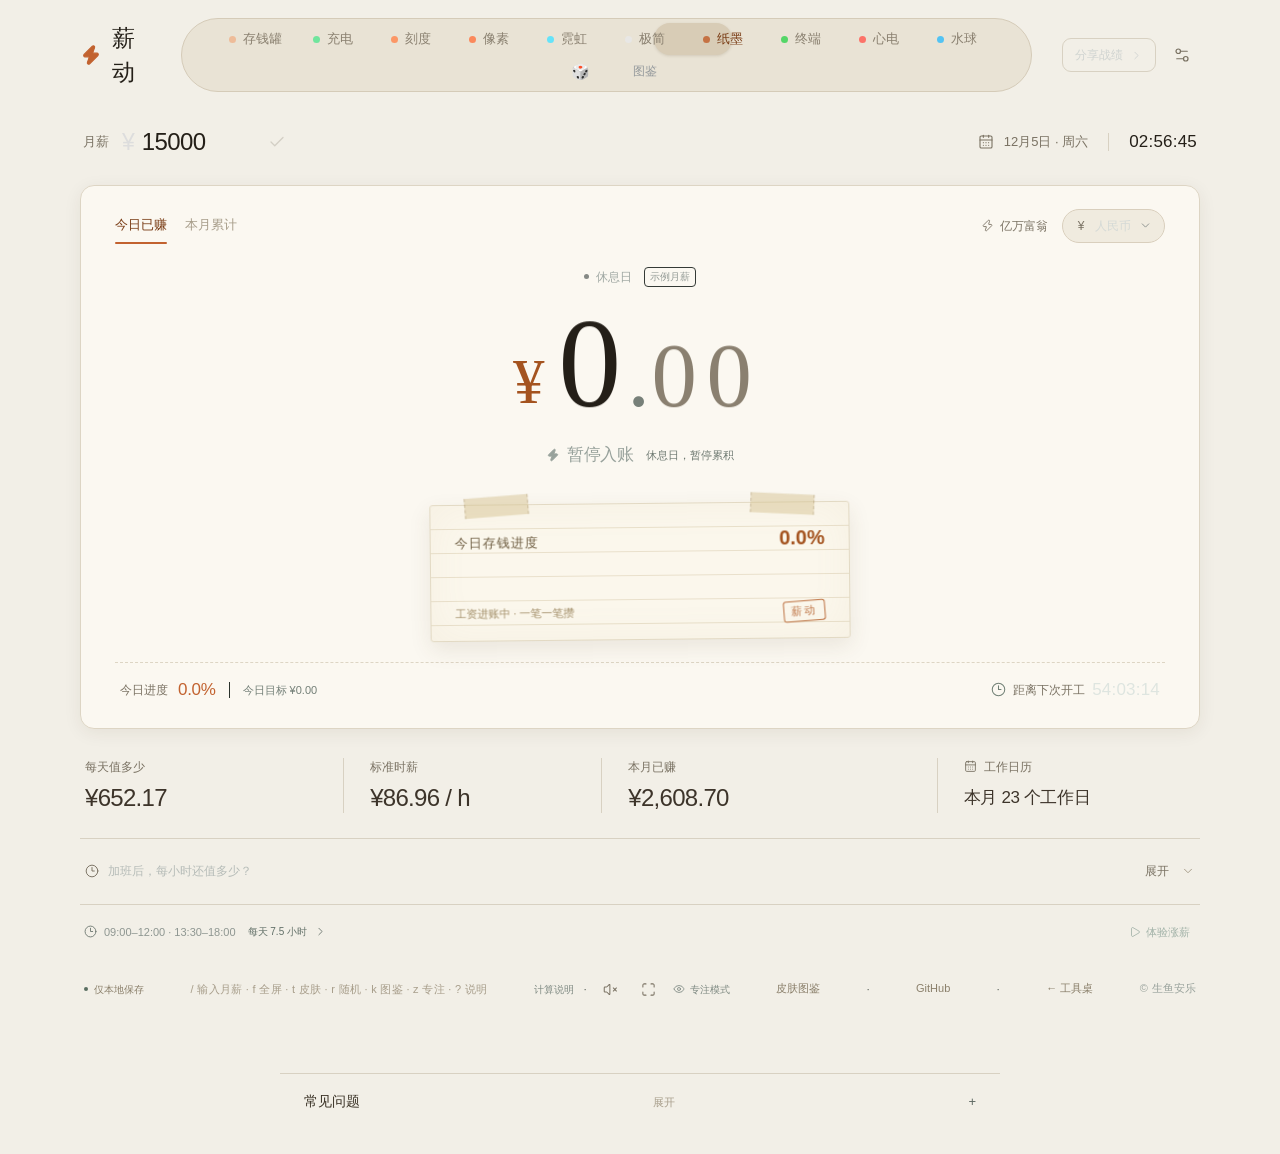
<file: index.html>
<!DOCTYPE html>
<html lang="zh-CN"><head><meta http-equiv="Content-Type" content="text/html; charset=UTF-8"><link rel="stylesheet" href="./assets/css/app.css?v=20261205g">
  
  <meta name="viewport" content="width=device-width,initial-scale=1,viewport-fit=cover">
  <meta name="theme-color" content="#131415">
  <meta name="generator" content="薪动 1.2.0">
  <meta name="application-name" content="薪动">
  <meta name="apple-mobile-web-app-title" content="薪动">
  <meta name="applicable-device" content="pc,mobile">
  <meta name="MobileOptimized" content="width">
  <meta name="format-detection" content="telephone=no">
  <meta name="color-scheme" content="dark">
  <title>薪动 · 每一秒，都算数 — 实时工资秒表</title>
  <meta name="description" content="薪动是一个免费的实时工资计算器：输入月薪，看着收入按秒跳动。支持中国大陆节假日、自定义排班、加班时薪、多币种换算与分享海报。数据只存本地，无需注册。">
  <meta name="keywords" content="工资计算器,实时工资,每秒工资,月薪计算,时薪计算,加班计算器,薪动,摸鱼计算器,salary calculator,work pay tracker">
  <meta name="author" content="生鱼安乐">
  <meta name="robots" content="index,follow,max-image-preview:large">
  <meta name="referrer" content="strict-origin-when-cross-origin">
  <meta name="mobile-web-app-capable" content="yes">
  <meta name="apple-mobile-web-app-capable" content="yes">
  <meta name="apple-mobile-web-app-status-bar-style" content="black-translucent">
  <meta name="apple-mobile-web-app-title" content="薪动">
  <meta name="applicable-device" content="pc,mobile">
  <meta name="MobileOptimized" content="width">
  <meta name="format-detection" content="telephone=no">
  <link rel="canonical" href="https://xd.syal.site/">
  <link rel="author" href="./humans.txt">
  <link rel="me" href="https://github.com/LCYLYM">
  <link rel="icon" href="./assets/img/favicon.svg" type="image/svg+xml">
  <link rel="apple-touch-icon" href="./assets/img/piggy.webp">
  <link rel="preconnect" href="https://api.frankfurter.dev" crossorigin>
  <link rel="manifest" href="./site.webmanifest">
  <link rel="preload" as="image" href="./assets/img/piggy.webp" fetchpriority="low">
  <link rel="search" type="application/opensearchdescription+xml" title="薪动" href="./opensearch.xml">
  <meta property="og:type" content="website">
  <meta property="og:site_name" content="薪动">
  <meta property="og:title" content="薪动 · 每一秒，都算数">
  <meta property="og:description" content="输入月薪，看着收入按秒跳动。免费、无需注册、数据只存本地。">
  <meta property="og:url" content="https://xd.syal.site/">
  <meta property="og:image" content="https://loli.by/test-devin/assets/img/og.jpg">
  <meta property="og:image:width" content="1200">
  <meta property="og:image:height" content="630">
  <meta property="og:image:alt" content="薪动 — 实时工资秒表">
  <meta property="og:locale" content="zh_CN">
  <meta property="og:site_name" content="薪动">
  <meta property="og:locale" content="zh_CN">
  <meta name="twitter:card" content="summary_large_image">
  <meta name="twitter:title" content="薪动 · 每一秒，都算数">
  <meta name="twitter:description" content="输入月薪，看着收入按秒跳动。免费、无需注册、数据只存本地。">
  <meta name="twitter:image" content="https://loli.by/test-devin/assets/img/og.jpg">
  <meta name="twitter:image:alt" content="薪动 — 实时工资秒表">
  <script type="application/ld+json">
  {
    "@context": "https://schema.org",
    "@type": "WebApplication",
    "name": "薪动",
    "alternateName": "薪动 · 每一秒，都算数",
    "url": "https://xd.syal.site/",
    "description": "免费的实时工资计算器：按工作日分摊月薪，收入按秒跳动。支持中国大陆节假日、自定义排班、加班时薪与多币种换算。",
    "dateModified": "2026-11-19", "applicationCategory": "FinanceApplication",
    "operatingSystem": "Any", "featureList": "实时工资秒表, 十二种皮肤专属视觉, 节假日排班, 加班时薪, 多币种汇率, PWA离线, 分享海报, 深链参数",
    "inLanguage": "zh-CN",
    "offers": { "@type": "Offer", "price": "0", "priceCurrency": "CNY" },
    "author": { "@type": "Person", "name": "生鱼安乐", "url": "https://github.com/LCYLYM" }
  }
  </script>
  <script type="application/ld+json">
  {
    "@context": "https://schema.org",
    "@type": "FAQPage",
    "mainEntity": [
      { "@type": "Question", "name": "薪动是什么？", "acceptedAnswer": { "@type": "Answer", "text": "薪动是一个免费的实时工资可视化工具。输入月薪后，它按你的实际工作日把收入分摊到每一秒，让你在工作时间内看着收入实时增长。" } },
      { "@type": "Question", "name": "每秒工资是怎么算的？", "acceptedAnswer": { "@type": "Answer", "text": "日薪 = 月薪 ÷ 当月实际工作日；秒薪 = 日薪 ÷ 每天工作秒数。默认工作时段为 09:00–12:00 和 13:30–18:00，共 7.5 小时，可自定义。" } },
      { "@type": "Question", "name": "我的工资数据会上传到服务器吗？", "acceptedAnswer": { "@type": "Answer", "text": "不会。所有数据只保存在你浏览器的本地存储中，不上传、不需要注册账号。" } },
      { "@type": "Question", "name": "支持节假日和调休吗？", "acceptedAnswer": { "@type": "Answer", "text": "内置 2025、2026 年中国大陆法定节假日与调休补班安排，自动扣除节假日、加入补班日；也支持固定双休或自定义每周排班。" } },
      { "@type": "Question", "name": "可以把收入换算成其他货币吗？", "acceptedAnswer": { "@type": "Answer", "text": "可以。内置多种货币的汇率换算（Frankfurter 汇率源），还有一个“津巴布韦亿万富翁”趣味模式，让每秒的收入按亿跳动。" } },
      { "@type": "Question", "name": "有哪些皮肤可以选？", "acceptedAnswer": { "@type": "Answer", "text": "十二种：存钱罐（默认）、充电、刻度、像素、霓虹、极简、纸墨、终端、心电、水球、温度、收据，每种有专属进度可视化；按 t 键轮换或用 ?template= 指定。" } },
      { "@type": "Question", "name": "可以离线使用或安装到桌面吗？", "acceptedAnswer": { "@type": "Answer", "text": "可以。薪动是 PWA，添加到主屏即可安装，断网也能打开。" } }
    ]
  }
  </script>
  <script type="application/ld+json">
  {
    "@context": "https://schema.org",
    "@type": "BreadcrumbList",
    "itemListElement": [
      { "@type": "ListItem", "position": 1, "name": "薪动", "item": "https://xd.syal.site/" }
    ]
  }
  </script>
</head>
<body data-template="pig">
<a class="skip-link" href="#earningsCard">跳到主要内容</a>
<div class="site-banner" id="siteBanner" hidden=""></div>
<div class="corner-pet" id="cornerPet" hidden="" aria-hidden="true"></div>
<noscript><div style="padding:48px 24px;text-align:center;font-family:sans-serif;color:#e8ece9;background:#131415;min-height:60vh"><h1>薪动 · 每一秒，都算数</h1><p>这个小工具需要启用 JavaScript 才能运行。所有计算都在本地进行，不开脚本不会发生任何事。</p></div></noscript>
<!--
ISC License

Copyright (c) 2026 Lucide Icons and Contributors

Permission to use, copy, modify, and/or distribute this software for any
purpose with or without fee is hereby granted, provided that the above
copyright notice and this permission notice appear in all copies.

THE SOFTWARE IS PROVIDED "AS IS" AND THE AUTHOR DISCLAIMS ALL WARRANTIES
WITH REGARD TO THIS SOFTWARE INCLUDING ALL IMPLIED WARRANTIES OF
MERCHANTABILITY AND FITNESS. IN NO EVENT SHALL THE AUTHOR BE LIABLE FOR
ANY SPECIAL, DIRECT, INDIRECT, OR CONSEQUENTIAL DAMAGES OR ANY DAMAGES
WHATSOEVER RESULTING FROM LOSS OF USE, DATA OR PROFITS, WHETHER IN AN
ACTION OF CONTRACT, NEGLIGENCE OR OTHER TORTIOUS ACTION, ARISING OUT OF
OR IN CONNECTION WITH THE USE OR PERFORMANCE OF THIS SOFTWARE.

---

The following Lucide icons are derived from the Feather project:

airplay, alert-circle, alert-octagon, alert-triangle, aperture, arrow-down-circle, arrow-down-left, arrow-down-right, arrow-down, arrow-left-circle, arrow-left, arrow-right-circle, arrow-right, arrow-up-circle, arrow-up-left, arrow-up-right, arrow-up, at-sign, calendar, cast, check, chevron-down, chevron-left, chevron-right, chevron-up, chevrons-down, chevrons-left, chevrons-right, chevrons-up, circle, clipboard, clock, code, columns, command, compass, corner-down-left, corner-down-right, corner-left-down, corner-left-up, corner-right-down, corner-right-up, corner-up-left, corner-up-right, crosshair, database, divide-circle, divide-square, dollar-sign, download, external-link, feather, frown, hash, headphones, help-circle, info, italic, key, layout, life-buoy, link-2, link, loader, lock, log-in, log-out, maximize, meh, minimize, minimize-2, minus-circle, minus-square, minus, monitor, moon, more-horizontal, more-vertical, move, music, navigation-2, navigation, octagon, pause-circle, percent, plus-circle, plus-square, plus, power, radio, rss, search, server, share, shopping-bag, sidebar, smartphone, smile, square, table-2, tablet, target, terminal, trash-2, trash, triangle, tv, type, upload, x-circle, x-octagon, x-square, x, zoom-in, zoom-out

The MIT License (MIT) (for the icons listed above)

Copyright (c) 2013-present Cole Bemis

Permission is hereby granted, free of charge, to any person obtaining a copy
of this software and associated documentation files (the "Software"), to deal
in the Software without restriction, including without limitation the rights
to use, copy, modify, merge, publish, distribute, sublicense, and/or sell
copies of the Software, and to permit persons to whom the Software is
furnished to do so, subject to the following conditions:

The above copyright notice and this permission notice shall be included in all
copies or substantial portions of the Software.

THE SOFTWARE IS PROVIDED "AS IS", WITHOUT WARRANTY OF ANY KIND, EXPRESS OR
IMPLIED, INCLUDING BUT NOT LIMITED TO THE WARRANTIES OF MERCHANTABILITY,
FITNESS FOR A PARTICULAR PURPOSE AND NONINFRINGEMENT. IN NO EVENT SHALL THE
AUTHORS OR COPYRIGHT HOLDERS BE LIABLE FOR ANY CLAIM, DAMAGES OR OTHER
LIABILITY, WHETHER IN AN ACTION OF CONTRACT, TORT OR OTHERWISE, ARISING FROM,
OUT OF OR IN CONNECTION WITH THE SOFTWARE OR THE USE OR OTHER DEALINGS IN THE
SOFTWARE.

-->
<svg xmlns="http://www.w3.org/2000/svg" aria-hidden="true" style="position:absolute;width:0;height:0;overflow:hidden"><defs>
<symbol id="icon-arrow-down-up" viewBox="0 0 24 24"><path d="m3 16 4 4 4-4"></path>
  <path d="M7 20V4"></path>
  <path d="m21 8-4-4-4 4"></path>
  <path d="M17 4v16"></path>
</symbol>
<symbol id="icon-battery-charging" viewBox="0 0 24 24"><path d="m11 7-3 5h4l-3 5"></path>
  <path d="M14.856 6H16a2 2 0 0 1 2 2v8a2 2 0 0 1-2 2h-2.935"></path>
  <path d="M22 14v-4"></path>
  <path d="M5.14 18H4a2 2 0 0 1-2-2V8a2 2 0 0 1 2-2h2.936"></path>
</symbol>
<symbol id="icon-calendar-days" viewBox="0 0 24 24"><path d="M8 2v3"></path>
  <path d="M16 2v3"></path>
  <rect x="3" y="3" width="18" height="18" rx="2"></rect>
  <path d="M3 9h18"></path>
  <path d="M8 13h.01"></path>
  <path d="M12 13h.01"></path>
  <path d="M16 13h.01"></path>
  <path d="M8 17h.01"></path>
  <path d="M12 17h.01"></path>
  <path d="M16 17h.01"></path>
</symbol>
<symbol id="icon-check" viewBox="0 0 24 24"><path d="M20 6 9 17l-5-5"></path>
</symbol>
<symbol id="icon-chevron-down" viewBox="0 0 24 24"><path d="m6 9 6 6 6-6"></path>
</symbol>
<symbol id="icon-chevron-left" viewBox="0 0 24 24"><path d="m15 18-6-6 6-6"></path>
</symbol>
<symbol id="icon-chevron-right" viewBox="0 0 24 24"><path d="m9 18 6-6-6-6"></path>
</symbol>
<symbol id="icon-circle-question-mark" viewBox="0 0 24 24"><circle cx="12" cy="12" r="10"></circle>
  <path d="M9.09 9a3 3 0 0 1 5.83 1c0 2-3 3-3 3"></path>
  <path d="M12 17h.01"></path>
</symbol>
<symbol id="icon-clock-3" viewBox="0 0 24 24"><circle cx="12" cy="12" r="10"></circle>
  <path d="M12 6v6h4"></path>
</symbol>
<symbol id="icon-coins" viewBox="0 0 24 24"><path d="M13.744 17.736a6 6 0 1 1-7.48-7.48"></path>
  <path d="M15 6h1v4"></path>
  <path d="m6.134 14.768.866-.5 2 3.464"></path>
  <circle cx="16" cy="8" r="6"></circle>
</symbol>
<symbol id="icon-eye-off" viewBox="0 0 24 24"><path d="M10.733 5.076a10.744 10.744 0 0 1 11.205 6.575 1 1 0 0 1 0 .696 10.747 10.747 0 0 1-1.444 2.49"></path>
  <path d="M14.084 14.158a3 3 0 0 1-4.242-4.242"></path>
  <path d="M17.479 17.499a10.75 10.75 0 0 1-15.417-5.151 1 1 0 0 1 0-.696 10.75 10.75 0 0 1 4.446-5.143"></path>
  <path d="m2 2 20 20"></path>
</symbol>
<symbol id="icon-eye" viewBox="0 0 24 24"><path d="M2.062 12.348a1 1 0 0 1 0-.696 10.75 10.75 0 0 1 19.876 0 1 1 0 0 1 0 .696 10.75 10.75 0 0 1-19.876 0"></path>
  <circle cx="12" cy="12" r="3"></circle>
</symbol>
<symbol id="icon-maximize" viewBox="0 0 24 24"><path d="M8 3H5a2 2 0 0 0-2 2v3"></path>
  <path d="M21 8V5a2 2 0 0 0-2-2h-3"></path>
  <path d="M3 16v3a2 2 0 0 0 2 2h3"></path>
  <path d="M16 21h3a2 2 0 0 0 2-2v-3"></path>
</symbol>
<symbol id="icon-minimize" viewBox="0 0 24 24"><path d="M8 3v3a2 2 0 0 1-2 2H3"></path>
  <path d="M21 8h-3a2 2 0 0 1-2-2V3"></path>
  <path d="M3 16h3a2 2 0 0 1 2 2v3"></path>
  <path d="M16 21v-3a2 2 0 0 1 2-2h3"></path>
</symbol>
<symbol id="icon-minus" viewBox="0 0 24 24"><path d="M5 12h14"></path>
</symbol>
<symbol id="icon-pause" viewBox="0 0 24 24"><rect x="14" y="3" width="5" height="18" rx="1"></rect>
  <rect x="5" y="3" width="5" height="18" rx="1"></rect>
</symbol>
<symbol id="icon-play" viewBox="0 0 24 24"><path d="M5 5a2 2 0 0 1 3.008-1.728l11.997 6.998a2 2 0 0 1 .003 3.458l-12 7A2 2 0 0 1 5 19z"></path>
</symbol>
<symbol id="icon-plus" viewBox="0 0 24 24"><path d="M5 12h14"></path>
  <path d="M12 5v14"></path>
</symbol>
<symbol id="icon-rotate-ccw" viewBox="0 0 24 24"><path d="M3 12a9 9 0 1 0 9-9 9.75 9.75 0 0 0-6.74 2.74L3 8"></path>
  <path d="M3 3v5h5"></path>
</symbol>
<symbol id="icon-settings-2" viewBox="0 0 24 24"><path d="M14 17H5"></path>
  <path d="M19 7h-9"></path>
  <circle cx="17" cy="17" r="3"></circle>
  <circle cx="7" cy="7" r="3"></circle>
</symbol>
<symbol id="icon-sliders-horizontal" viewBox="0 0 24 24"><path d="M10 5H3"></path>
  <path d="M12 19H3"></path>
  <path d="M14 3v4"></path>
  <path d="M16 17v4"></path>
  <path d="M21 12h-9"></path>
  <path d="M21 19h-5"></path>
  <path d="M21 5h-7"></path>
  <path d="M8 10v4"></path>
  <path d="M8 12H3"></path>
</symbol>
<symbol id="icon-volume-2" viewBox="0 0 24 24"><path d="M11 4.702a.705.705 0 0 0-1.203-.498L6.413 7.587A1.4 1.4 0 0 1 5.416 8H3a1 1 0 0 0-1 1v6a1 1 0 0 0 1 1h2.416a1.4 1.4 0 0 1 .997.413l3.383 3.384A.705.705 0 0 0 11 19.298z"></path>
  <path d="M16 9a5 5 0 0 1 0 6"></path>
  <path d="M19.364 18.364a9 9 0 0 0 0-12.728"></path>
</symbol>
<symbol id="icon-volume-x" viewBox="0 0 24 24"><path d="M11 4.702a.7.7 0 0 0-1.203-.498L6.413 7.587A1.4 1.4 0 0 1 5.416 8H3a1 1 0 0 0-1 1v6a1 1 0 0 0 1 1h2.416a1.4 1.4 0 0 1 .997.413l3.383 3.384A.7.7 0 0 0 11 19.298z"></path>
  <path d="m16.5 14.5 5-5"></path>
  <path d="m16.5 9.5 5 5"></path>
</symbol>
<symbol id="icon-x" viewBox="0 0 24 24"><path d="M18 6 6 18"></path>
  <path d="m6 6 12 12"></path>
</symbol>
<symbol id="icon-zap" viewBox="0 0 24 24"><path d="M15.914 4a1.5 1.5 0 00-2.474-1.561l-9 9A1.5 1.5 0 005.5 14h4.002a.5.5 0 01.471.666L8.086 20a1.5 1.5 0 002.475 1.56l9-9A1.5 1.5 0 0018.5 10h-3.997a.5.5 0 01-.472-.667z"></path>
</symbol>
<symbol id="i-spark" viewBox="0 0 24 24"><path d="M15.914 4a1.5 1.5 0 00-2.474-1.561l-9 9A1.5 1.5 0 005.5 14h4.002a.5.5 0 01.471.666L8.086 20a1.5 1.5 0 002.475 1.56l9-9A1.5 1.5 0 0018.5 10h-3.997a.5.5 0 01-.472-.667z"></path>
</symbol>
<symbol id="i-arrow" viewBox="0 0 24 24"><path d="m9 18 6-6-6-6"></path>
</symbol>
<symbol id="i-up" viewBox="0 0 24 24"><path d="m3 16 4 4 4-4"></path>
  <path d="M7 20V4"></path>
  <path d="m21 8-4-4-4 4"></path>
  <path d="M17 4v16"></path>
</symbol>
<symbol id="i-down" viewBox="0 0 24 24"><path d="m3 16 4 4 4-4"></path>
  <path d="M7 20V4"></path>
  <path d="m21 8-4-4-4 4"></path>
  <path d="M17 4v16"></path>
</symbol>
<symbol id="i-chevron" viewBox="0 0 24 24"><path d="m9 18 6-6-6-6"></path>
</symbol>
<symbol id="i-chevrondown" viewBox="0 0 24 24"><path d="m6 9 6 6 6-6"></path>
</symbol>
<symbol id="i-calendar" viewBox="0 0 24 24"><path d="M8 2v3"></path>
  <path d="M16 2v3"></path>
  <rect x="3" y="3" width="18" height="18" rx="2"></rect>
  <path d="M3 9h18"></path>
  <path d="M8 13h.01"></path>
  <path d="M12 13h.01"></path>
  <path d="M16 13h.01"></path>
  <path d="M8 17h.01"></path>
  <path d="M12 17h.01"></path>
  <path d="M16 17h.01"></path>
</symbol>
<symbol id="i-sliders" viewBox="0 0 24 24"><path d="M10 5H3"></path>
  <path d="M12 19H3"></path>
  <path d="M14 3v4"></path>
  <path d="M16 17v4"></path>
  <path d="M21 12h-9"></path>
  <path d="M21 19h-5"></path>
  <path d="M21 5h-7"></path>
  <path d="M8 10v4"></path>
  <path d="M8 12H3"></path>
</symbol>
<symbol id="i-sun" viewBox="0 0 24 24"><path d="M2.062 12.348a1 1 0 0 1 0-.696 10.75 10.75 0 0 1 19.876 0 1 1 0 0 1 0 .696 10.75 10.75 0 0 1-19.876 0"></path>
  <circle cx="12" cy="12" r="3"></circle>
</symbol>
<symbol id="i-moon" viewBox="0 0 24 24"><path d="M2.062 12.348a1 1 0 0 1 0-.696 10.75 10.75 0 0 1 19.876 0 1 1 0 0 1 0 .696 10.75 10.75 0 0 1-19.876 0"></path>
  <circle cx="12" cy="12" r="3"></circle>
</symbol>
<symbol id="i-volume" viewBox="0 0 24 24"><path d="M11 4.702a.705.705 0 0 0-1.203-.498L6.413 7.587A1.4 1.4 0 0 1 5.416 8H3a1 1 0 0 0-1 1v6a1 1 0 0 0 1 1h2.416a1.4 1.4 0 0 1 .997.413l3.383 3.384A.705.705 0 0 0 11 19.298z"></path>
  <path d="M16 9a5 5 0 0 1 0 6"></path>
  <path d="M19.364 18.364a9 9 0 0 0 0-12.728"></path>
</symbol>
<symbol id="i-mute" viewBox="0 0 24 24"><path d="M11 4.702a.7.7 0 0 0-1.203-.498L6.413 7.587A1.4 1.4 0 0 1 5.416 8H3a1 1 0 0 0-1 1v6a1 1 0 0 0 1 1h2.416a1.4 1.4 0 0 1 .997.413l3.383 3.384A.7.7 0 0 0 11 19.298z"></path>
  <path d="m16.5 14.5 5-5"></path>
  <path d="m16.5 9.5 5 5"></path>
</symbol>
<symbol id="i-expand" viewBox="0 0 24 24"><path d="M8 3H5a2 2 0 0 0-2 2v3"></path>
  <path d="M21 8V5a2 2 0 0 0-2-2h-3"></path>
  <path d="M3 16v3a2 2 0 0 0 2 2h3"></path>
  <path d="M16 21h3a2 2 0 0 0 2-2v-3"></path>
</symbol>
<symbol id="i-clock" viewBox="0 0 24 24"><circle cx="12" cy="12" r="10"></circle>
  <path d="M12 6v6h4"></path>
</symbol>
<symbol id="i-coffee" viewBox="0 0 24 24"><path d="M13.744 17.736a6 6 0 1 1-7.48-7.48"></path>
  <path d="M15 6h1v4"></path>
  <path d="m6.134 14.768.866-.5 2 3.464"></path>
  <circle cx="16" cy="8" r="6"></circle>
</symbol>
<symbol id="i-close" viewBox="0 0 24 24"><path d="M18 6 6 18"></path>
  <path d="m6 6 12 12"></path>
</symbol>
<symbol id="i-check" viewBox="0 0 24 24"><path d="M20 6 9 17l-5-5"></path>
</symbol>
<symbol id="i-plus" viewBox="0 0 24 24"><path d="M5 12h14"></path>
  <path d="M12 5v14"></path>
</symbol>
<symbol id="i-minus" viewBox="0 0 24 24"><path d="M5 12h14"></path>
</symbol>
<symbol id="i-refresh" viewBox="0 0 24 24"><path d="M3 12a9 9 0 1 0 9-9 9.75 9.75 0 0 0-6.74 2.74L3 8"></path>
  <path d="M3 3v5h5"></path>
</symbol>
<symbol id="i-heart" viewBox="0 0 24 24"><path d="M2.062 12.348a1 1 0 0 1 0-.696 10.75 10.75 0 0 1 19.876 0 1 1 0 0 1 0 .696 10.75 10.75 0 0 1-19.876 0"></path>
  <circle cx="12" cy="12" r="3"></circle>
</symbol>
<symbol id="i-play" viewBox="0 0 24 24"><path d="M5 5a2 2 0 0 1 3.008-1.728l11.997 6.998a2 2 0 0 1 .003 3.458l-12 7A2 2 0 0 1 5 19z"></path>
</symbol>
<symbol id="i-stop" viewBox="0 0 24 24"><rect x="14" y="3" width="5" height="18" rx="1"></rect>
  <rect x="5" y="3" width="5" height="18" rx="1"></rect>
</symbol>
<symbol id="i-info" viewBox="0 0 24 24"><circle cx="12" cy="12" r="10"></circle>
  <path d="M9.09 9a3 3 0 0 1 5.83 1c0 2-3 3-3 3"></path>
  <path d="M12 17h.01"></path>
</symbol>
<symbol id="i-leaf" viewBox="0 0 24 24"><path d="m11 7-3 5h4l-3 5"></path>
  <path d="M14.856 6H16a2 2 0 0 1 2 2v8a2 2 0 0 1-2 2h-2.935"></path>
  <path d="M22 14v-4"></path>
  <path d="M5.14 18H4a2 2 0 0 1-2-2V8a2 2 0 0 1 2-2h2.936"></path>
</symbol>
<symbol id="i-wallet" viewBox="0 0 24 24"><path d="M13.744 17.736a6 6 0 1 1-7.48-7.48"></path>
  <path d="M15 6h1v4"></path>
  <path d="m6.134 14.768.866-.5 2 3.464"></path>
  <circle cx="16" cy="8" r="6"></circle>
</symbol>
<symbol id="i-coin" viewBox="0 0 24 24"><path d="M13.744 17.736a6 6 0 1 1-7.48-7.48"></path>
  <path d="M15 6h1v4"></path>
  <path d="m6.134 14.768.866-.5 2 3.464"></path>
  <circle cx="16" cy="8" r="6"></circle>
</symbol></defs></svg>


<div class="page-shell">
  <header class="app-header">
    <a class="brand" href="https://xd.syal.site/#" aria-label="薪动首页"><svg class="icon brand-icon"><use href="#icon-zap"></use></svg><span>薪动</span></a>
    <div class="template-switch" role="group" aria-label="切换显示模板"><span class="template-slider" id="templateSlider" style="width: 78px; transform: translateX(0px);"></span><button data-template="pig" title="切换到存钱罐皮肤（按 t 轮换）" class="selected" aria-pressed="true"><i class="skin-dot" style="--dot:#eeb58e"></i>存钱罐</button><span class="skin-slots" id="skinSlots" role="group" aria-label="推荐皮肤"></span><button id="skinRoll" class="skin-roll" type="button" title="随机换一个皮肤（按 r 摇）" aria-label="随机换一个皮肤">🎲</button><a id="skinAll" class="skin-all" href="./skins.html" title="查看全部皮肤图鉴（按 k 打开）" aria-label="查看全部皮肤图鉴">图鉴</a><span id="skinPool" class="skin-pool" hidden><button data-template="charge" title="切换到充电皮肤（按 t 轮换）" aria-pressed="false"><i class="skin-dot" style="--dot:#5ae593"></i>充电</button><button data-template="meter" title="切换到刻度皮肤（按 t 轮换）" aria-pressed="false"><i class="skin-dot" style="--dot:#ff8a52"></i>刻度</button><button data-template="pixel" title="切换到像素皮肤（按 t 轮换）" aria-pressed="false"><i class="skin-dot" style="--dot:#fe7946"></i>像素</button><button data-template="neon" title="切换到霓虹皮肤（按 t 轮换）" aria-pressed="false"><i class="skin-dot" style="--dot:#4de3ff"></i>霓虹</button><button data-template="mono" title="切换到极简皮肤（按 t 轮换）" aria-pressed="false"><i class="skin-dot" style="--dot:#e8e8e8"></i>极简</button><button data-template="paper" title="切换到纸墨皮肤（按 t 轮换）" aria-pressed="false"><i class="skin-dot" style="--dot:#c2622f"></i>纸墨</button><button data-template="term" title="切换到终端皮肤（按 t 轮换）" aria-pressed="false"><i class="skin-dot" style="--dot:#39d353"></i>终端</button><button data-template="ecg" title="切换到心电皮肤（按 t 轮换）" aria-pressed="false"><i class="skin-dot" style="--dot:#ff5f56"></i>心电</button><button data-template="wave" title="切换到水球皮肤（按 t 轮换）" aria-pressed="false"><i class="skin-dot" style="--dot:#38bdf8"></i>水球</button><button data-template="therm" title="切换到温度皮肤（按 t 轮换）" aria-pressed="false"><i class="skin-dot" style="--dot:#f97316"></i>温度</button><button data-template="receipt" title="切换到收据皮肤（按 t 轮换）" aria-pressed="false"><i class="skin-dot" style="--dot:#d4b483"></i>收据</button><button data-template="sand" title="切换到沙漏皮肤（按 t 轮换）" aria-pressed="false"><i class="skin-dot" style="--dot:#e0b45a"></i>沙漏</button><button data-template="dial" title="切换到日晷皮肤（按 t 轮换）" aria-pressed="false"><i class="skin-dot" style="--dot:#e8b04c"></i>日晷</button><button data-template="trail" title="切换到登径皮肤（按 t 轮换）" aria-pressed="false"><i class="skin-dot" style="--dot:#7cc48f"></i>登径</button><button data-template="metro" title="切换到地铁皮肤（按 t 轮换）" aria-pressed="false"><i class="skin-dot" style="--dot:#5fb0e8"></i>地铁</button><button data-template="lift" title="切换到电梯皮肤（按 t 轮换）" aria-pressed="false"><i class="skin-dot" style="--dot:#c9a96e"></i>电梯</button><button data-template="eclipse" title="切换到日食皮肤（按 t 轮换）" aria-pressed="false"><i class="skin-dot" style="--dot:#f0a24c"></i>日食</button><button data-template="flap" title="切换到翻牌皮肤（按 t 轮换）" aria-pressed="false"><i class="skin-dot" style="--dot:#8ec3ff"></i>翻牌</button><button data-template="vinyl" title="切换到唱片皮肤（按 t 轮换）" aria-pressed="false"><i class="skin-dot" style="--dot:#d8b4fe"></i>唱片</button><button data-template="const" title="切换到星图皮肤（按 t 轮换）" aria-pressed="false"><i class="skin-dot" style="--dot:#a5d8ff"></i>星图</button><button data-template="plant" title="切换到盆栽皮肤（按 t 轮换）" aria-pressed="false"><i class="skin-dot" style="--dot:#84cc7a"></i>盆栽</button><button data-template="shadow" title="切换到皮影皮肤（按 t 轮换）" aria-pressed="false"><i class="skin-dot" style="--dot:#e8a05c"></i>皮影</button><button data-template="tide" title="切换到潮汐皮肤（按 t 轮换）" aria-pressed="false"><i class="skin-dot" style="--dot:#5cc8d8"></i>潮汐</button><button data-template="rocket" title="切换到火箭皮肤（按 t 轮换）" aria-pressed="false"><i class="skin-dot" style="--dot:#f08080"></i>火箭</button><button data-template="balloon" title="切换到气球皮肤（按 t 轮换）" aria-pressed="false"><i class="skin-dot" style="--dot:#f0b45c"></i>气球</button><button data-template="aqua" title="切换到鱼缸皮肤（按 t 轮换）" aria-pressed="false"><i class="skin-dot" style="--dot:#64c8f0"></i>鱼缸</button><button data-template="kite" title="切换到风筝皮肤（按 t 轮换）" aria-pressed="false"><i class="skin-dot" style="--dot:#f0d060"></i>风筝</button><button data-template="falls" title="切换到瀑布皮肤（按 t 轮换）" aria-pressed="false"><i class="skin-dot" style="--dot:#7ac8e8"></i>瀑布</button><button data-template="toast" title="切换到面包机皮肤（按 t 轮换）" aria-pressed="false"><i class="skin-dot" style="--dot:#e8b878"></i>面包机</button><button data-template="ember" title="切换到篝火皮肤（按 t 轮换）" aria-pressed="false"><i class="skin-dot" style="--dot:#f09050"></i>篝火</button><button data-template="cable" title="切换到缆车皮肤（按 t 轮换）" aria-pressed="false"><i class="skin-dot" style="--dot:#7ec8a0"></i>缆车</button><button data-template="hive" title="切换到蜂巢皮肤（按 t 轮换）" aria-pressed="false"><i class="skin-dot" style="--dot:#f0c040"></i>蜂巢</button><button data-template="lantern" title="切换到天灯皮肤（按 t 轮换）" aria-pressed="false"><i class="skin-dot" style="--dot:#f0a080"></i>天灯</button><button data-template="abacus" title="切换到算盘皮肤（按 t 轮换）" aria-pressed="false"><i class="skin-dot" style="--dot:#d8a05c"></i>算盘</button><button data-template="ferris" title="切换到摩天轮皮肤（按 t 轮换）" aria-pressed="false"><i class="skin-dot" style="--dot:#e86aa8"></i>摩天轮</button><button data-template="globe" title="切换到雪花球皮肤（按 t 轮换）" aria-pressed="false"><i class="skin-dot" style="--dot:#9ecfff"></i>雪花球</button><button data-template="seismo" title="切换到地震仪皮肤（按 t 轮换）" aria-pressed="false"><i class="skin-dot" style="--dot:#e06050"></i>地震仪</button><button data-template="terrace" title="切换到梯田皮肤（按 t 轮换）" aria-pressed="false"><i class="skin-dot" style="--dot:#68b878"></i>梯田</button><button data-template="crane" title="切换到娃娃机皮肤（按 t 轮换）" aria-pressed="false"><i class="skin-dot" style="--dot:#f078a8"></i>娃娃机</button><button data-template="slots" title="切换到老虎机皮肤（按 t 轮换）" aria-pressed="false"><i class="skin-dot" style="--dot:#f0c040"></i>老虎机</button><button data-template="domino" title="切换到多米诺皮肤（按 t 轮换）" aria-pressed="false"><i class="skin-dot" style="--dot:#a8c8e8"></i>多米诺</button><button data-template="match" title="切换到火柴皮肤（按 t 轮换）" aria-pressed="false"><i class="skin-dot" style="--dot:#f08040"></i>火柴</button><button data-template="popcorn" title="切换到爆米花皮肤（按 t 轮换）" aria-pressed="false"><i class="skin-dot" style="--dot:#f0d860"></i>爆米花</button><button data-template="tetris" title="切换到俄罗斯方块皮肤（按 t 轮换）" aria-pressed="false"><i class="skin-dot" style="--dot:#68c8d8"></i>方块</button><button data-template="fishing" title="切换到钓鱼皮肤（按 t 轮换）" aria-pressed="false"><i class="skin-dot" style="--dot:#58b8a0"></i>钓鱼</button><button data-template="pottery" title="切换到陶艺皮肤（按 t 轮换）" aria-pressed="false"><i class="skin-dot" style="--dot:#c89068"></i>陶艺</button><button data-template="potterywheel" title="切换到陶坊皮肤（按 t 轮换）" aria-pressed="false"><i class="skin-dot" style="--dot:#b06840"></i>陶坊</button><button data-template="sparkler" title="切换到烟花棒皮肤（按 t 轮换）" aria-pressed="false"><i class="skin-dot" style="--dot:#f8d060"></i>烟花棒</button><button data-template="origami" title="切换到折纸皮肤（按 t 轮换）" aria-pressed="false"><i class="skin-dot" style="--dot:#e87a9c"></i>折纸</button><button data-template="typewriter" title="切换到打字机皮肤（按 t 轮换）" aria-pressed="false"><i class="skin-dot" style="--dot:#d8c8a8"></i>打字机</button><button data-template="aurora" title="切换到极光皮肤（按 t 轮换）" aria-pressed="false"><i class="skin-dot" style="--dot:#58e8a8"></i>极光</button><button data-template="catnap" title="切换到猫咪皮肤（按 t 轮换）" aria-pressed="false"><i class="skin-dot" style="--dot:#e8a860"></i>猫咪</button><button data-template="prayer" title="切换到转经筒皮肤（按 t 轮换）" aria-pressed="false"><i class="skin-dot" style="--dot:#d8a848"></i>转经筒</button><button data-template="piano" title="切换到钢琴皮肤（按 t 轮换）" aria-pressed="false"><i class="skin-dot" style="--dot:#e8e8f0"></i>钢琴</button><button data-template="firejar" title="切换到萤火罐皮肤（按 t 轮换）" aria-pressed="false"><i class="skin-dot" style="--dot:#c8e858"></i>萤火罐</button><button data-template="lava" title="切换到熔岩灯皮肤（按 t 轮换）" aria-pressed="false"><i class="skin-dot" style="--dot:#f0608a"></i>熔岩灯</button><button data-template="knit" title="切换到织毛衣皮肤（按 t 轮换）" aria-pressed="false"><i class="skin-dot" style="--dot:#c878a8"></i>织毛衣</button><button data-template="juice" title="切换到榨汁机皮肤（按 t 轮换）" aria-pressed="false"><i class="skin-dot" style="--dot:#f8a030"></i>榨汁机</button><button data-template="rainbow" title="切换到彩虹皮肤（按 t 轮换）" aria-pressed="false"><i class="skin-dot" style="--dot:#f07090"></i>彩虹</button><button data-template="bonsai" title="切换到盆栽皮肤2（按 t 轮换）" aria-pressed="false"><i class="skin-dot" style="--dot:#78b858"></i>盆景</button><button data-template="vending" title="切换到贩卖机皮肤（按 t 轮换）" aria-pressed="false"><i class="skin-dot" style="--dot:#58b8e8"></i>贩卖机</button><button data-template="lighthouse" title="切换到灯塔皮肤（按 t 轮换）" aria-pressed="false"><i class="skin-dot" style="--dot:#f8e078"></i>灯塔</button><button data-template="treadmill" title="切换到跑步机皮肤（按 t 轮换）" aria-pressed="false"><i class="skin-dot" style="--dot:#68d8a8"></i>跑步机</button><button data-template="oven" title="切换到烤箱皮肤（按 t 轮换）" aria-pressed="false"><i class="skin-dot" style="--dot:#e89a58"></i>烤箱</button><button data-template="wishing" title="切换到许愿池皮肤（按 t 轮换）" aria-pressed="false"><i class="skin-dot" style="--dot:#68c8e8"></i>许愿池</button><button data-template="sandcastle" title="切换到沙雕皮肤（按 t 轮换）" aria-pressed="false"><i class="skin-dot" style="--dot:#e8c878"></i>沙雕</button><button data-template="inkwash" title="切换到水墨皮肤（按 t 轮换）" aria-pressed="false"><i class="skin-dot" style="--dot:#888898"></i>水墨</button><button data-template="candle" title="切换到蜡烛皮肤（按 t 轮换）" aria-pressed="false"><i class="skin-dot" style="--dot:#f0b040"></i>蜡烛</button><button data-template="swing" title="切换到秋千皮肤（按 t 轮换）" aria-pressed="false"><i class="skin-dot" style="--dot:#88c8a0"></i>秋千</button><button data-template="gacha" title="切换到扭蛋机皮肤（按 t 轮换）" aria-pressed="false"><i class="skin-dot" style="--dot:#f088a8"></i>扭蛋机</button><button data-template="surf" title="切换到冲浪皮肤（按 t 轮换）" aria-pressed="false"><i class="skin-dot" style="--dot:#58c8e0"></i>冲浪</button><button data-template="scope" title="切换到望远镜皮肤（按 t 轮换）" aria-pressed="false"><i class="skin-dot" style="--dot:#b8c8e8"></i>望远镜</button><button data-template="bottle" title="切换到漂流瓶皮肤（按 t 轮换）" aria-pressed="false"><i class="skin-dot" style="--dot:#78c8b0"></i>漂流瓶</button><button data-template="pinball" title="切换到弹珠台皮肤（按 t 轮换）" aria-pressed="false"><i class="skin-dot" style="--dot:#f0c858"></i>弹珠台</button><button data-template="lotus" title="切换到莲池皮肤（按 t 轮换）" aria-pressed="false"><i class="skin-dot" style="--dot:#f080b0"></i>莲池</button><button data-template="ramen" title="切换到泡面皮肤（按 t 轮换）" aria-pressed="false"><i class="skin-dot" style="--dot:#e8b058"></i>泡面</button><button data-template="gear" title="切换到齿轮皮肤（按 t 轮换）" aria-pressed="false"><i class="skin-dot" style="--dot:#c8a860"></i>齿轮</button><button data-template="invader" title="切换到太空侵略者皮肤（按 t 轮换）" aria-pressed="false"><i class="skin-dot" style="--dot:#68e878"></i>侵略者</button><button data-template="mine" title="切换到扫雷皮肤（按 t 轮换）" aria-pressed="false"><i class="skin-dot" style="--dot:#888888"></i>扫雷</button><button data-template="puppet" title="切换到皮影皮肤（按 t 轮换）" aria-pressed="false"><i class="skin-dot" style="--dot:#e8a858"></i>皮影</button><button data-template="sprout" title="切换到温室皮肤（按 t 轮换）" aria-pressed="false"><i class="skin-dot" style="--dot:#78c878"></i>温室</button><button data-template="hop" title="切换到棋路皮肤（按 t 轮换）" aria-pressed="false"><i class="skin-dot" style="--dot:#88b0e8"></i>棋路</button><button data-template="mahjong" title="切换到麻将皮肤（按 t 轮换）" aria-pressed="false"><i class="skin-dot" style="--dot:#58b878"></i>麻将</button><button data-template="scale" title="切换到天平皮肤（按 t 轮换）" aria-pressed="false"><i class="skin-dot" style="--dot:#e8c868"></i>天平</button><button data-template="tearoff" title="切换到日历皮肤（按 t 轮换）" aria-pressed="false"><i class="skin-dot" style="--dot:#e86858"></i>日历</button><button data-template="windmill" title="切换到风车皮肤（按 t 轮换）" aria-pressed="false"><i class="skin-dot" style="--dot:#88d8e8"></i>风车</button><button data-template="grill" title="切换到烤串皮肤（按 t 轮换）" aria-pressed="false"><i class="skin-dot" style="--dot:#e88848"></i>烤串</button><button data-template="dock" title="切换到归航皮肤（按 t 轮换）" aria-pressed="false"><i class="skin-dot" style="--dot:#6898d8"></i>归航</button><button data-template="compass" title="切换到罗盘皮肤（按 t 轮换）" aria-pressed="false"><i class="skin-dot" style="--dot:#d8b868"></i>罗盘</button><button data-template="sub" title="切换到潜水皮肤（按 t 轮换）" aria-pressed="false"><i class="skin-dot" style="--dot:#58a8c8"></i>潜水</button><button data-template="icicle" title="切换到冰凌皮肤（按 t 轮换）" aria-pressed="false"><i class="skin-dot" style="--dot:#a8d8f0"></i>冰凌</button><button data-template="snowman" title="切换到雪人皮肤（按 t 轮换）" aria-pressed="false"><i class="skin-dot" style="--dot:#e8f0f8"></i>雪人</button><button data-template="latte" title="切换到拉花皮肤（按 t 轮换）" aria-pressed="false"><i class="skin-dot" style="--dot:#c89060"></i>拉花</button><button data-template="train" title="切换到火车皮肤（按 t 轮换）" aria-pressed="false"><i class="skin-dot" style="--dot:#e87858"></i>火车</button><button data-template="ivy" title="切换到爬山虎皮肤（按 t 轮换）" aria-pressed="false"><i class="skin-dot" style="--dot:#68b868"></i>爬山虎</button><button data-template="forge" title="切换到打铁皮肤（按 t 轮换）" aria-pressed="false"><i class="skin-dot" style="--dot:#f08040"></i>打铁</button><button data-template="tanghulu" title="切换到糖葫芦皮肤（按 t 轮换）" aria-pressed="false"><i class="skin-dot" style="--dot:#e84848"></i>糖葫芦</button><button data-template="dragonboat" title="切换到龙舟皮肤（按 t 轮换）" aria-pressed="false"><i class="skin-dot" style="--dot:#e87838"></i>龙舟</button><button data-template="mill" title="切换到石磨皮肤（按 t 轮换）" aria-pressed="false"><i class="skin-dot" style="--dot:#c8b088"></i>石磨</button><button data-template="laundry" title="切换到滚筒皮肤（按 t 轮换）" aria-pressed="false"><i class="skin-dot" style="--dot:#68b8e8"></i>滚筒</button><button data-template="muyu" title="切换到木鱼皮肤（按 t 轮换）" aria-pressed="false"><i class="skin-dot" style="--dot:#c89858"></i>木鱼</button><button data-template="sushi" title="切换到回转寿司皮肤（按 t 轮换）" aria-pressed="false"><i class="skin-dot" style="--dot:#f0a0a8"></i>寿司</button><button data-template="mallow" title="切换到棉花糖皮肤（按 t 轮换）" aria-pressed="false"><i class="skin-dot" style="--dot:#f0d0a0"></i>棉花糖</button><button data-template="top" title="切换到陀螺皮肤（按 t 轮换）" aria-pressed="false"><i class="skin-dot" style="--dot:#e86a8a"></i>陀螺</button><button data-template="fountain" title="切换到喷泉皮肤（按 t 轮换）" aria-pressed="false"><i class="skin-dot" style="--dot:#68c8f0"></i>喷泉</button><button data-template="sled" title="切换到雪橇皮肤（按 t 轮换）" aria-pressed="false"><i class="skin-dot" style="--dot:#b8d8f0"></i>雪橇</button><button data-template="kaleido" title="切换到万花筒皮肤（按 t 轮换）" aria-pressed="false"><i class="skin-dot" style="--dot:#b070e8"></i>万花筒</button><button data-template="gongfu" title="切换到工夫茶皮肤（按 t 轮换）" aria-pressed="false"><i class="skin-dot" style="--dot:#c88848"></i>工夫茶</button><button data-template="jigsaw" title="切换到拼图皮肤（按 t 轮换）" aria-pressed="false"><i class="skin-dot" style="--dot:#68a8d8"></i>拼图</button><button data-template="scroll" title="切换到竹简皮肤（按 t 轮换）" aria-pressed="false"><i class="skin-dot" style="--dot:#b8a060"></i>竹简</button><button data-template="parasol" title="切换到纸伞皮肤（按 t 轮换）" aria-pressed="false"><i class="skin-dot" style="--dot:#e07070"></i>纸伞</button><button data-template="steamer" title="切换到蒸笼皮肤（按 t 轮换）" aria-pressed="false"><i class="skin-dot" style="--dot:#d8b080"></i>蒸笼</button><button data-template="hotpot" title="切换到火锅皮肤（按 t 轮换）" aria-pressed="false"><i class="skin-dot" style="--dot:#e04030"></i>火锅</button><button data-template="waterwheel" title="切换到水车皮肤（按 t 轮换）" aria-pressed="false"><i class="skin-dot" style="--dot:#78a8c8"></i>水车</button><button data-template="firecrack" title="切换到爆竹皮肤（按 t 轮换）" aria-pressed="false"><i class="skin-dot" style="--dot:#e83838"></i>爆竹</button><button data-template="sugarart" title="切换到糖画皮肤（按 t 轮换）" aria-pressed="false"><i class="skin-dot" style="--dot:#e8a840"></i>糖画</button><button data-template="sling" title="切换到弹弓皮肤（按 t 轮换）" aria-pressed="false"><i class="skin-dot" style="--dot:#a88858"></i>弹弓</button><button data-template="bigdrum" title="切换到大鼓皮肤（按 t 轮换）" aria-pressed="false"><i class="skin-dot" style="--dot:#d84838"></i>大鼓</button><button data-template="faceoff" title="切换到变脸皮肤（按 t 轮换）" aria-pressed="false"><i class="skin-dot" style="--dot:#e83030"></i>变脸</button><button data-template="liondance" title="切换到舞狮皮肤（按 t 轮换）" aria-pressed="false"><i class="skin-dot" style="--dot:#f0b830"></i>舞狮</button><button data-template="chestnut" title="切换到糖炒栗子皮肤（按 t 轮换）" aria-pressed="false"><i class="skin-dot" style="--dot:#c08848"></i>糖炒栗子</button><button data-template="icesculpt" title="切换到冰雕皮肤（按 t 轮换）" aria-pressed="false"><i class="skin-dot" style="--dot:#98d8f0"></i>冰雕</button><button data-template="zoetrope" title="切换到走马灯皮肤（按 t 轮换）" aria-pressed="false"><i class="skin-dot" style="--dot:#e89038"></i>走马灯</button><button data-template="stoneskip" title="切换到打水漂皮肤（按 t 轮换）" aria-pressed="false"><i class="skin-dot" style="--dot:#70b0c8"></i>打水漂</button><button data-template="polaroid" title="切换到拍立得皮肤（按 t 轮换）" aria-pressed="false"><i class="skin-dot" style="--dot:#e8e0d0"></i>拍立得</button><button data-template="seesaw" title="切换到跷跷板皮肤（按 t 轮换）" aria-pressed="false"><i class="skin-dot" style="--dot:#c8a040"></i>跷跷板</button><button data-template="neontube" title="切换到霓虹灯管皮肤（按 t 轮换）" aria-pressed="false"><i class="skin-dot" style="--dot:#f048a0"></i>霓虹灯管</button><button data-template="bubble" title="切换到吹泡泡皮肤（按 t 轮换）" aria-pressed="false"><i class="skin-dot" style="--dot:#88d0f0"></i>吹泡泡</button><button data-template="pizza" title="切换到烤披萨皮肤（按 t 轮换）" aria-pressed="false"><i class="skin-dot" style="--dot:#e09838"></i>烤披萨</button><button data-template="sugarman" title="切换到吹糖人皮肤（按 t 轮换）" aria-pressed="false"><i class="skin-dot" style="--dot:#e8b050"></i>吹糖人</button><button data-template="skylantern" title="切换到孔明灯皮肤（按 t 轮换）" aria-pressed="false"><i class="skin-dot" style="--dot:#f0a040"></i>孔明灯</button><button data-template="coin" title="切换到铜钱串皮肤（按 t 轮换）" aria-pressed="false"><i class="skin-dot" style="--dot:#d8a838"></i>铜钱串</button><button data-template="sandart" title="切换到沙画皮肤（按 t 轮换）" aria-pressed="false"><i class="skin-dot" style="--dot:#d8b878"></i>沙画</button><button data-template="rattle" title="切换到拨浪鼓皮肤（按 t 轮换）" aria-pressed="false"><i class="skin-dot" style="--dot:#d84a30"></i>拨浪鼓</button><button data-template="ringtoss" title="切换到套圈皮肤（按 t 轮换）" aria-pressed="false"><i class="skin-dot" style="--dot:#48c8a0"></i>套圈</button><button data-template="inkjet" title="切换到喷墨打印机皮肤（按 t 轮换）" aria-pressed="false"><i class="skin-dot" style="--dot:#6898d8"></i>喷墨</button><button data-template="gaiwan" title="切换到盖碗茶皮肤（按 t 轮换）" aria-pressed="false"><i class="skin-dot" style="--dot:#78b888"></i>盖碗茶</button><button data-template="diabolo" title="切换到抖空竹皮肤（按 t 轮换）" aria-pressed="false"><i class="skin-dot" style="--dot:#d87838"></i>空竹</button><button data-template="stitch" title="切换到刺绣皮肤（按 t 轮换）" aria-pressed="false"><i class="skin-dot" style="--dot:#e06090"></i>刺绣</button><button data-template="tangram" title="切换到七巧板皮肤（按 t 轮换）" aria-pressed="false"><i class="skin-dot" style="--dot:#e08840"></i>七巧板</button><button data-template="knot" title="切换到中国结皮肤（按 t 轮换）" aria-pressed="false"><i class="skin-dot" style="--dot:#d82828"></i>中国结</button><button data-template="rubbing" title="切换到拓片皮肤（按 t 轮换）" aria-pressed="false"><i class="skin-dot" style="--dot:#909098"></i>拓片</button><button data-template="loom" title="切换到织布机皮肤（按 t 轮换）" aria-pressed="false"><i class="skin-dot" style="--dot:#c87840"></i>织布</button><button data-template="mosaic" title="切换到马赛克皮肤（按 t 轮换）" aria-pressed="false"><i class="skin-dot" style="--dot:#58a8c8"></i>马赛克</button><button data-template="seal" title="切换到印章皮肤（按 t 轮换）" aria-pressed="false"><i class="skin-dot" style="--dot:#d83830"></i>印章</button><button data-template="gong" title="切换到铜锣皮肤（按 t 轮换）" aria-pressed="false"><i class="skin-dot" style="--dot:#d8a830"></i>铜锣</button><button data-template="bianzhong" title="切换到编钟皮肤（按 t 轮换）" aria-pressed="false"><i class="skin-dot" style="--dot:#88a878"></i>编钟</button><button data-template="zither" title="切换到古筝皮肤（按 t 轮换）" aria-pressed="false"><i class="skin-dot" style="--dot:#c89858"></i>古筝</button><button data-template="grind" title="切换到推磨皮肤（按 t 轮换）" aria-pressed="false"><i class="skin-dot" style="--dot:#98906e"></i>推磨</button><button data-template="copter" title="切换到竹蜻蜓皮肤（按 t 轮换）" aria-pressed="false"><i class="skin-dot" style="--dot:#78b060"></i>竹蜻蜓</button><button data-template="papercut" title="切换到剪纸皮肤（按 t 轮换）" aria-pressed="false"><i class="skin-dot" style="--dot:#d83030"></i>剪纸</button><button data-template="hula" title="切换到呼啦圈皮肤（按 t 轮换）" aria-pressed="false"><i class="skin-dot" style="--dot:#f070a8"></i>呼啦圈</button><button data-template="rubik" title="切换到魔方皮肤（按 t 轮换）" aria-pressed="false"><i class="skin-dot" style="--dot:#e0c030"></i>魔方</button><button data-template="nesting" title="切换到套娃皮肤（按 t 轮换）" aria-pressed="false"><i class="skin-dot" style="--dot:#d86848"></i>套娃</button><button data-template="curling" title="切换到冰壶皮肤（按 t 轮换）" aria-pressed="false"><i class="skin-dot" style="--dot:#5098c8"></i>冰壶</button><button data-template="juggle" title="切换到抛球杂耍皮肤（按 t 轮换）" aria-pressed="false"><i class="skin-dot" style="--dot:#e08838"></i>抛球</button><button data-template="yoyo" title="切换到悠悠球皮肤（按 t 轮换）" aria-pressed="false"><i class="skin-dot" style="--dot:#d85050"></i>悠悠球</button><button data-template="pinwheel" title="切换到风车皮肤（按 t 轮换）" aria-pressed="false"><i class="skin-dot" style="--dot:#58b8c8"></i>风车</button><button data-template="marble" title="切换到弹珠道皮肤（按 t 轮换）" aria-pressed="false"><i class="skin-dot" style="--dot:#e06080"></i>弹珠道</button><button data-template="omikuji" title="切换到御神签皮肤（按 t 轮换）" aria-pressed="false"><i class="skin-dot" style="--dot:#d84848"></i>御神签</button><button data-template="darts" title="切换到飞镖皮肤（按 t 轮换）" aria-pressed="false"><i class="skin-dot" style="--dot:#48a868"></i>飞镖</button><button data-template="pinata" title="切换到彩罐皮肤（按 t 轮换）" aria-pressed="false"><i class="skin-dot" style="--dot:#e09830"></i>彩罐</button><button data-template="kendama" title="切换到剑玉皮肤（按 t 轮换）" aria-pressed="false"><i class="skin-dot" style="--dot:#b87840"></i>剑玉</button><button data-template="vaultbox" title="切换到跳箱皮肤（按 t 轮换）" aria-pressed="false"><i class="skin-dot" style="--dot:#c08850"></i>跳箱</button><button data-template="stilts" title="切换到竹马皮肤（按 t 轮换）" aria-pressed="false"><i class="skin-dot" style="--dot:#88a050"></i>竹马</button><button data-template="jumprope" title="切换到绳跳皮肤（按 t 轮换）" aria-pressed="false"><i class="skin-dot" style="--dot:#e07840"></i>绳跳</button><button data-template="plate" title="切换到皿回皮肤（按 t 轮换）" aria-pressed="false"><i class="skin-dot" style="--dot:#a8c8e0"></i>皿回</button><button data-template="tightrope" title="切换到钢索皮肤（按 t 轮换）" aria-pressed="false"><i class="skin-dot" style="--dot:#e0c040"></i>钢索</button><button data-template="shateki" title="切换到射的皮肤（按 t 轮换）" aria-pressed="false"><i class="skin-dot" style="--dot:#d05040"></i>射的</button><button data-template="fukuwarai" title="切换到福笑皮肤（按 t 轮换）" aria-pressed="false"><i class="skin-dot" style="--dot:#e0a890"></i>福笑</button><button data-template="kagami" title="切换到镜饼皮肤（按 t 轮换）" aria-pressed="false"><i class="skin-dot" style="--dot:#f0e8d8"></i>镜饼</button><button data-template="hagoita" title="切换到羽子板皮肤（按 t 轮换）" aria-pressed="false"><i class="skin-dot" style="--dot:#d04858"></i>羽子板</button><button data-template="shogi" title="切换到将棋皮肤（按 t 轮换）" aria-pressed="false"><i class="skin-dot" style="--dot:#d8b060"></i>将棋</button><button data-template="karuta" title="切换到歌牌皮肤（按 t 轮换）" aria-pressed="false"><i class="skin-dot" style="--dot:#4868a8"></i>歌牌</button><button data-template="suika" title="切换到西瓜皮肤（按 t 轮换）" aria-pressed="false"><i class="skin-dot" style="--dot:#e04848"></i>西瓜</button><button data-template="sumo" title="切换到相扑皮肤（按 t 轮换）" aria-pressed="false"><i class="skin-dot" style="--dot:#c09868"></i>相扑</button><button data-template="goldfish" title="切换到金鱼皮肤（按 t 轮换）" aria-pressed="false"><i class="skin-dot" style="--dot:#e06030"></i>金鱼</button><button data-template="noren" title="切换到暖帘皮肤（按 t 轮换）" aria-pressed="false"><i class="skin-dot" style="--dot:#4a6898"></i>暖帘</button><button data-template="volcano" title="切换到火山皮肤（按 t 轮换）" aria-pressed="false"><i class="skin-dot" style="--dot:#e05020"></i>火山</button><button data-template="abyss" title="切换到深海皮肤（按 t 轮换）" aria-pressed="false"><i class="skin-dot" style="--dot:#3a88b8"></i>深海</button><button data-template="chrysalis" title="切换到化蝶皮肤（按 t 轮换）" aria-pressed="false"><i class="skin-dot" style="--dot:#c8a0e0"></i>化蝶</button><button data-template="oyster" title="切换到珍珠皮肤（按 t 轮换）" aria-pressed="false"><i class="skin-dot" style="--dot:#e8d8e8"></i>珍珠</button><button data-template="antfarm" title="切换到蚁巢皮肤（按 t 轮换）" aria-pressed="false"><i class="skin-dot" style="--dot:#c07840"></i>蚁巢</button><button data-template="sunflower" title="切换到葵花皮肤（按 t 轮换）" aria-pressed="false"><i class="skin-dot" style="--dot:#e8b030"></i>葵花</button><button data-template="metronome" title="切换到节拍器皮肤（按 t 轮换）" aria-pressed="false"><i class="skin-dot" style="--dot:#b86848"></i>节拍</button><button data-template="spiral" title="切换到旋臂皮肤（按 t 轮换）" aria-pressed="false"><i class="skin-dot" style="--dot:#8a78e0"></i>旋臂</button><button data-template="circuit" title="切换到电路皮肤（按 t 轮换）" aria-pressed="false"><i class="skin-dot" style="--dot:#48c878"></i>电路</button><button data-template="drawbridge" title="切换到吊桥皮肤（按 t 轮换）" aria-pressed="false"><i class="skin-dot" style="--dot:#a08858"></i>吊桥</button><button data-template="weathervane" title="切换到风向标皮肤（按 t 轮换）" aria-pressed="false"><i class="skin-dot" style="--dot:#78a8c8"></i>风向</button><button data-template="bigben" title="切换到钟楼皮肤（按 t 轮换）" aria-pressed="false"><i class="skin-dot" style="--dot:#c8a848"></i>钟楼</button><button data-template="telescope" title="切换到望远镜皮肤（按 t 轮换）" aria-pressed="false"><i class="skin-dot" style="--dot:#98a8e0"></i>望远</button><button data-template="aquarium" title="切换到水槽皮肤（按 t 轮换）" aria-pressed="false"><i class="skin-dot" style="--dot:#40b8c8"></i>水槽</button><button data-template="terrarium" title="切换到玻璃园皮肤（按 t 轮换）" aria-pressed="false"><i class="skin-dot" style="--dot:#68b878"></i>玻璃园</button><button data-template="nest" title="切换到筑巢皮肤（按 t 轮换）" aria-pressed="false"><i class="skin-dot" style="--dot:#b08850"></i>筑巢</button><button data-template="sourdough" title="切换到酵面皮肤（按 t 轮换）" aria-pressed="false"><i class="skin-dot" style="--dot:#d8a060"></i>酵面</button><button data-template="ferment" title="切换到发酵皮肤（按 t 轮换）" aria-pressed="false"><i class="skin-dot" style="--dot:#c8b840"></i>发酵</button><button data-template="archery" title="切换到弓道皮肤（按 t 轮换）" aria-pressed="false"><i class="skin-dot" style="--dot:#c85048"></i>弓道</button><button data-template="basketball" title="切换到投篮皮肤（按 t 轮换）" aria-pressed="false"><i class="skin-dot" style="--dot:#e07028"></i>投篮</button><button data-template="pendulum" title="切换到怀表皮肤（按 t 轮换）" aria-pressed="false"><i class="skin-dot" style="--dot:#c8b070"></i>怀表</button><button data-template="zipline" title="切换到滑索皮肤（按 t 轮换）" aria-pressed="false"><i class="skin-dot" style="--dot:#78b868"></i>滑索</button><button data-template="carousel" title="切换到旋木皮肤（按 t 轮换）" aria-pressed="false"><i class="skin-dot" style="--dot:#e05878"></i>旋木</button><button data-template="ski" title="切换到滑雪皮肤（按 t 轮换）" aria-pressed="false"><i class="skin-dot" style="--dot:#88c8e8"></i>滑雪</button><button data-template="firefly" title="切换到萤火虫皮肤（按 t 轮换）" aria-pressed="false"><i class="skin-dot" style="--dot:#c8e060"></i>萤火</button><button data-template="moonphase" title="切换到月相皮肤（按 t 轮换）" aria-pressed="false"><i class="skin-dot" style="--dot:#c8c8d8"></i>月相</button><button data-template="teapot" title="切换到急须皮肤（按 t 轮换）" aria-pressed="false"><i class="skin-dot" style="--dot:#8a9878"></i>急须</button><button data-template="spiderweb" title="切换到蛛网皮肤（按 t 轮换）" aria-pressed="false"><i class="skin-dot" style="--dot:#a0a8b8"></i>蛛网</button><button data-template="snail" title="切换到蜗牛皮肤（按 t 轮换）" aria-pressed="false"><i class="skin-dot" style="--dot:#b89858"></i>蜗牛</button><button data-template="hummingbird" title="切换到蜂鸟皮肤（按 t 轮换）" aria-pressed="false"><i class="skin-dot" style="--dot:#48c8a8"></i>蜂鸟</button><button data-template="cicada" title="切换到蜕蝉皮肤（按 t 轮换）" aria-pressed="false"><i class="skin-dot" style="--dot:#a8b848"></i>蜕蝉</button><button data-template="dam" title="切换到大坝皮肤（按 t 轮换）" aria-pressed="false"><i class="skin-dot" style="--dot:#5898c8"></i>大坝</button><button data-template="potofgold" title="切换到金瓮皮肤（按 t 轮换）" aria-pressed="false"><i class="skin-dot" style="--dot:#e8b830"></i>金瓮</button><button data-template="koipond" title="切换到鲤池皮肤（按 t 轮换）" aria-pressed="false"><i class="skin-dot" style="--dot:#e07830"></i>鲤池</button><button data-template="zengarden" title="切换到枯山水皮肤（按 t 轮换）" aria-pressed="false"><i class="skin-dot" style="--dot:#a8a898"></i>枯山水</button><button data-template="orchard" title="切换到果园皮肤（按 t 轮换）" aria-pressed="false"><i class="skin-dot" style="--dot:#d84838"></i>果园</button><button data-template="constellation" title="切换到星座皮肤（按 t 轮换）" aria-pressed="false"><i class="skin-dot" style="--dot:#88c0e8"></i>星座</button><button data-template="solarsystem" title="切换到太阳系皮肤（按 t 轮换）" aria-pressed="false"><i class="skin-dot" style="--dot:#e0a050"></i>太阳系</button><button data-template="bamboo" title="切换到竹林皮肤（按 t 轮换）" aria-pressed="false"><i class="skin-dot" style="--dot:#58a848"></i>竹林</button><button data-template="geode" title="切换到晶洞皮肤（按 t 轮换）" aria-pressed="false"><i class="skin-dot" style="--dot:#a068d8"></i>晶洞</button><button data-template="mandala" title="切换到曼陀罗皮肤（按 t 轮换）" aria-pressed="false"><i class="skin-dot" style="--dot:#d8a058"></i>曼陀罗</button><button data-template="catapult" title="切换到投石车皮肤（按 t 轮换）" aria-pressed="false"><i class="skin-dot" style="--dot:#a87848"></i>投石车</button><button data-template="sakura" title="切换到樱吹雪皮肤（按 t 轮换）" aria-pressed="false"><i class="skin-dot" style="--dot:#f0a0b8"></i>樱吹雪</button><button data-template="incense" title="切换到线香皮肤（按 t 轮换）" aria-pressed="false"><i class="skin-dot" style="--dot:#c87858"></i>线香</button><button data-template="pagoda" title="切换到宝塔皮肤（按 t 轮换）" aria-pressed="false"><i class="skin-dot" style="--dot:#d85848"></i>宝塔</button><button data-template="radar" title="切换到雷达皮肤（按 t 轮换）" aria-pressed="false"><i class="skin-dot" style="--dot:#50e080"></i>雷达</button><button data-template="rover" title="切换到火星车皮肤（按 t 轮换）" aria-pressed="false"><i class="skin-dot" style="--dot:#d86848"></i>火星车</button><button data-template="iceberg" title="切换到冰山皮肤（按 t 轮换）" aria-pressed="false"><i class="skin-dot" style="--dot:#a8d8f0"></i>冰山</button><button data-template="comet" title="切换到彗星皮肤（按 t 轮换）" aria-pressed="false"><i class="skin-dot" style="--dot:#b8d8ff"></i>彗星</button><button data-template="nebula" title="切换到星云皮肤（按 t 轮换）" aria-pressed="false"><i class="skin-dot" style="--dot:#b078e8"></i>星云</button><button data-template="tornado" title="切换到龙卷皮肤（按 t 轮换）" aria-pressed="false"><i class="skin-dot" style="--dot:#90a8b8"></i>龙卷</button><button data-template="rose" title="切换到玫瑰皮肤（按 t 轮换）" aria-pressed="false"><i class="skin-dot" style="--dot:#e04870"></i>玫瑰</button><button data-template="dandelion" title="切换到蒲公英皮肤（按 t 轮换）" aria-pressed="false"><i class="skin-dot" style="--dot:#e0e8f0"></i>蒲公英</button><button data-template="chess" title="切换到棋局皮肤（按 t 轮换）" aria-pressed="false"><i class="skin-dot" style="--dot:#c8b088"></i>棋局</button><button data-template="sunrise" title="切换到日出皮肤（按 t 轮换）" aria-pressed="false"><i class="skin-dot" style="--dot:#f0a040"></i>日出</button><button data-template="moonrise" title="切换到月升皮肤（按 t 轮换）" aria-pressed="false"><i class="skin-dot" style="--dot:#d0d8e8"></i>月升</button><button data-template="billiards" title="切换到桌球皮肤（按 t 轮换）" aria-pressed="false"><i class="skin-dot" style="--dot:#38a858"></i>桌球</button><button data-template="golf" title="切换到高尔夫皮肤（按 t 轮换）" aria-pressed="false"><i class="skin-dot" style="--dot:#58b060"></i>高尔夫</button><button data-template="bowling" title="切换到保龄球皮肤（按 t 轮换）" aria-pressed="false"><i class="skin-dot" style="--dot:#d85848"></i>保龄球</button><button data-template="meadow" title="切换到草甸皮肤（按 t 轮换）" aria-pressed="false"><i class="skin-dot" style="--dot:#78c060"></i>草甸</button><button data-template="geyser" title="切换到间歇泉皮肤（按 t 轮换）" aria-pressed="false"><i class="skin-dot" style="--dot:#68c8e0"></i>间歇泉</button><button data-template="vineyard" title="切换到葡萄园皮肤（按 t 轮换）" aria-pressed="false"><i class="skin-dot" style="--dot:#8858b8"></i>葡萄园</button><button data-template="reef" title="切换到珊瑚礁皮肤（按 t 轮换）" aria-pressed="false"><i class="skin-dot" style="--dot:#f07858"></i>珊瑚礁</button><button data-template="fireplace" title="切换到壁炉皮肤（按 t 轮换）" aria-pressed="false"><i class="skin-dot" style="--dot:#e07830"></i>壁炉</button><button data-template="onsen" title="切换到温泉皮肤（按 t 轮换）" aria-pressed="false"><i class="skin-dot" style="--dot:#c8d8e0"></i>温泉</button><button data-template="iceskate" title="切换到溜冰皮肤（按 t 轮换）" aria-pressed="false"><i class="skin-dot" style="--dot:#a8d0f0"></i>溜冰</button><button data-template="jukebox" title="切换到点唱机皮肤（按 t 轮换）" aria-pressed="false"><i class="skin-dot" style="--dot:#f0b040"></i>点唱机</button><button data-template="musicbox" title="切换到八音盒皮肤（按 t 轮换）" aria-pressed="false"><i class="skin-dot" style="--dot:#d8b8e0"></i>八音盒</button><button data-template="bath" title="切换到泡汤皮肤（按 t 轮换）" aria-pressed="false"><i class="skin-dot" style="--dot:#78c0d8"></i>泡汤</button><button data-template="dive" title="切换到跳水皮肤（按 t 轮换）" aria-pressed="false"><i class="skin-dot" style="--dot:#58b8e0"></i>跳水</button><button data-template="observatory" title="切换到天文台皮肤（按 t 轮换）" aria-pressed="false"><i class="skin-dot" style="--dot:#8898c0"></i>天文台</button><button data-template="darkroom" title="切换到暗房皮肤（按 t 轮换）" aria-pressed="false"><i class="skin-dot" style="--dot:#e04838"></i>暗房</button><button data-template="projector" title="切换到放映机皮肤（按 t 轮换）" aria-pressed="false"><i class="skin-dot" style="--dot:#e8d8a0"></i>放映机</button><button data-template="trek" title="切换到攀登皮肤（按 t 轮换）" aria-pressed="false"><i class="skin-dot" style="--dot:#78b060"></i>攀登</button><button data-template="harbor" title="切换到港湾皮肤（按 t 轮换）" aria-pressed="false"><i class="skin-dot" style="--dot:#5898c8"></i>港湾</button><button data-template="staircase" title="切换到旋梯皮肤（按 t 轮换）" aria-pressed="false"><i class="skin-dot" style="--dot:#b8a878"></i>旋梯</button><button data-template="bakery" title="切换到烘焙坊皮肤（按 t 轮换）" aria-pressed="false"><i class="skin-dot" style="--dot:#d8a050"></i>烘焙坊</button><button data-template="castle" title="切换到城堡皮肤（按 t 轮换）" aria-pressed="false"><i class="skin-dot" style="--dot:#98a0b8"></i>城堡</button><button data-template="voyage" title="切换到远航皮肤（按 t 轮换）" aria-pressed="false"><i class="skin-dot" style="--dot:#4a90c8"></i>远航</button><button data-template="sauna" title="切换到桑拿皮肤（按 t 轮换）" aria-pressed="false"><i class="skin-dot" style="--dot:#c88a4a"></i>桑拿</button><button data-template="tidepool" title="切换到潮池皮肤（按 t 轮换）" aria-pressed="false"><i class="skin-dot" style="--dot:#3a9a8a"></i>潮池</button><button data-template="jacuzzi" title="切换到按摩浴缸皮肤（按 t 轮换）" aria-pressed="false"><i class="skin-dot" style="--dot:#5ab8d8"></i>按摩缸</button><button data-template="movie" title="切换到影厅皮肤（按 t 轮换）" aria-pressed="false"><i class="skin-dot" style="--dot:#c85050"></i>影厅</button><button data-template="library" title="切换到书房皮肤（按 t 轮换）" aria-pressed="false"><i class="skin-dot" style="--dot:#a8824a"></i>书房</button><button data-template="maze" title="切换到迷宫皮肤（按 t 轮换）" aria-pressed="false"><i class="skin-dot" style="--dot:#7ab86a"></i>迷宫</button><button data-template="greenhouse" title="切换到温室皮肤（按 t 轮换）" aria-pressed="false"><i class="skin-dot" style="--dot:#6ac87a"></i>温室</button><button data-template="carnival" title="切换到嘉年华皮肤（按 t 轮换）" aria-pressed="false"><i class="skin-dot" style="--dot:#e8a83a"></i>嘉年华</button><button data-template="beach" title="切换到海滩皮肤（按 t 轮换）" aria-pressed="false"><i class="skin-dot" style="--dot:#e8c878"></i>海滩</button><button data-template="waterfall" title="切换到瀑布皮肤（按 t 轮换）" aria-pressed="false"><i class="skin-dot" style="--dot:#6ab8d8"></i>瀑布</button><button data-template="desert" title="切换到沙漠皮肤（按 t 轮换）" aria-pressed="false"><i class="skin-dot" style="--dot:#d8a050"></i>沙漠</button><button data-template="rain" title="切换到雨窗皮肤（按 t 轮换）" aria-pressed="false"><i class="skin-dot" style="--dot:#6a90b8"></i>雨窗</button><button data-template="cave" title="切换到洞穴皮肤（按 t 轮换）" aria-pressed="false"><i class="skin-dot" style="--dot:#9a7ab8"></i>洞穴</button><button data-template="garden" title="切换到花园皮肤（按 t 轮换）" aria-pressed="false"><i class="skin-dot" style="--dot:#e87a9a"></i>花园</button><button data-template="lake" title="切换到夜湖皮肤（按 t 轮换）" aria-pressed="false"><i class="skin-dot" style="--dot:#5a8ac8"></i>夜湖</button><button data-template="bridge" title="切换到虹桥皮肤（按 t 轮换）" aria-pressed="false"><i class="skin-dot" style="--dot:#c87878"></i>虹桥</button><button data-template="market" title="切换到夜市皮肤（按 t 轮换）" aria-pressed="false"><i class="skin-dot" style="--dot:#e8983a"></i>夜市</button><button data-template="storm" title="切换到雷雨皮肤（按 t 轮换）" aria-pressed="false"><i class="skin-dot" style="--dot:#8a9ab8"></i>雷雨</button><button data-template="river" title="切换到溪流皮肤（按 t 轮换）" aria-pressed="false"><i class="skin-dot" style="--dot:#5aa8c8"></i>溪流</button><button data-template="canyon" title="切换到峡谷皮肤（按 t 轮换）" aria-pressed="false"><i class="skin-dot" style="--dot:#c87848"></i>峡谷</button><button data-template="dawn" title="切换到黎明皮肤（按 t 轮换）" aria-pressed="false"><i class="skin-dot" style="--dot:#e89a5a"></i>黎明</button><button data-template="cabin" title="切换到木屋皮肤（按 t 轮换）" aria-pressed="false"><i class="skin-dot" style="--dot:#b8784a"></i>木屋</button><button data-template="origamicrane" title="切换到纸鹤皮肤（按 t 轮换）" aria-pressed="false"><i class="skin-dot" style="--dot:#d8d0c0"></i>纸鹤</button><button data-template="jellyfish" title="切换到水母皮肤（按 t 轮换）" aria-pressed="false"><i class="skin-dot" style="--dot:#8a6ac8"></i>水母</button><button data-template="shrine" title="切换到神社皮肤（按 t 轮换）" aria-pressed="false"><i class="skin-dot" style="--dot:#c8452a"></i>神社</button><button data-template="snowy" title="切换到雪原皮肤（按 t 轮换）" aria-pressed="false"><i class="skin-dot" style="--dot:#a8c8e8"></i>雪原</button><button data-template="dusk" title="切换到黄昏皮肤（按 t 轮换）" aria-pressed="false"><i class="skin-dot" style="--dot:#c86a4a"></i>黄昏</button><button data-template="harvest" title="切换到麦田皮肤（按 t 轮换）" aria-pressed="false"><i class="skin-dot" style="--dot:#d8b84a"></i>麦田</button><button data-template="pier" title="切换到码头皮肤（按 t 轮换）" aria-pressed="false"><i class="skin-dot" style="--dot:#8a7a5a"></i>码头</button><button data-template="valley" title="切换到山谷皮肤（按 t 轮换）" aria-pressed="false"><i class="skin-dot" style="--dot:#6aa87a"></i>山谷</button><button data-template="marsh" title="切换到湿地皮肤（按 t 轮换）" aria-pressed="false"><i class="skin-dot" style="--dot:#7a9a5a"></i>湿地</button><button data-template="glacier" title="切换到冰川皮肤（按 t 轮换）" aria-pressed="false"><i class="skin-dot" style="--dot:#8ac8e8"></i>冰川</button><button data-template="fjord" title="切换到峡湾皮肤（按 t 轮换）" aria-pressed="false"><i class="skin-dot" style="--dot:#4a7a9a"></i>峡湾</button><button data-template="theater" title="切换到剧场皮肤（按 t 轮换）" aria-pressed="false"><i class="skin-dot" style="--dot:#c84a5a"></i>剧场</button><button data-template="circus" title="切换到马戏皮肤（按 t 轮换）" aria-pressed="false"><i class="skin-dot" style="--dot:#e8604a"></i>马戏</button><button data-template="studio" title="切换到画室皮肤（按 t 轮换）" aria-pressed="false"><i class="skin-dot" style="--dot:#c8a878"></i>画室</button><button data-template="kitchen" title="切换到深夜食堂皮肤（按 t 轮换）" aria-pressed="false"><i class="skin-dot" style="--dot:#d87840"></i>食堂</button><button data-template="workshop" title="切换到手作坊皮肤（按 t 轮换）" aria-pressed="false"><i class="skin-dot" style="--dot:#a89068"></i>作坊</button><button data-template="bay" title="切换到海湾皮肤（按 t 轮换）" aria-pressed="false"><i class="skin-dot" style="--dot:#4a8ab8"></i>海湾</button><button data-template="gate" title="切换到城门皮肤（按 t 轮换）" aria-pressed="false"><i class="skin-dot" style="--dot:#b85a3a"></i>城门</button><button data-template="dojo" title="切换到道场皮肤（按 t 轮换）" aria-pressed="false"><i class="skin-dot" style="--dot:#c8a050"></i>道场</button><button data-template="aviary" title="切换到鸟舍皮肤（按 t 轮换）" aria-pressed="false"><i class="skin-dot" style="--dot:#7ab8a8"></i>鸟舍</button><button data-template="apiary" title="切换到蜂房皮肤（按 t 轮换）" aria-pressed="false"><i class="skin-dot" style="--dot:#e8b83a"></i>蜂房</button><button data-template="lagoon" title="切换到潟湖皮肤（按 t 轮换）" aria-pressed="false"><i class="skin-dot" style="--dot:#3ab8a8"></i>潟湖</button><button data-template="glade" title="切换到林间空地皮肤（按 t 轮换）" aria-pressed="false"><i class="skin-dot" style="--dot:#8ab85a"></i>林间</button><button data-template="cove" title="切换到小湾皮肤（按 t 轮换）" aria-pressed="false"><i class="skin-dot" style="--dot:#4a9ab8"></i>小湾</button><button data-template="plaza" title="切换到广场皮肤（按 t 轮换）" aria-pressed="false"><i class="skin-dot" style="--dot:#b89a6a"></i>广场</button><button data-template="ranch" title="切换到牧场皮肤（按 t 轮换）" aria-pressed="false"><i class="skin-dot" style="--dot:#c89058"></i>牧场</button><button data-template="barn" title="切换到谷仓皮肤（按 t 轮换）" aria-pressed="false"><i class="skin-dot" style="--dot:#b85040"></i>谷仓</button><button data-template="prairie" title="切换到草原皮肤（按 t 轮换）" aria-pressed="false"><i class="skin-dot" style="--dot:#a8b858"></i>草原</button><button data-template="tavern" title="切换到酒馆皮肤（按 t 轮换）" aria-pressed="false"><i class="skin-dot" style="--dot:#d89838"></i>酒馆</button><button data-template="arcade" title="切换到拱廊皮肤（按 t 轮换）" aria-pressed="false"><i class="skin-dot" style="--dot:#7888b8"></i>拱廊</button><button data-template="chapel" title="切换到教堂皮肤（按 t 轮换）" aria-pressed="false"><i class="skin-dot" style="--dot:#c8b878"></i>教堂</button><button data-template="tram" title="切换到电车皮肤（按 t 轮换）" aria-pressed="false"><i class="skin-dot" style="--dot:#d8b038"></i>电车</button><button data-template="temple" title="切换到庙宇皮肤（按 t 轮换）" aria-pressed="false"><i class="skin-dot" style="--dot:#d85848"></i>庙宇</button><button data-template="cellar" title="切换到地窖皮肤（按 t 轮换）" aria-pressed="false"><i class="skin-dot" style="--dot:#98684a"></i>地窖</button><button data-template="gondola" title="切换到贡多拉皮肤（按 t 轮换）" aria-pressed="false"><i class="skin-dot" style="--dot:#5a9a8a"></i>贡多拉</button><button data-template="rooftop" title="切换到天台皮肤（按 t 轮换）" aria-pressed="false"><i class="skin-dot" style="--dot:#b87a7a"></i>天台</button><button data-template="boardwalk" title="切换到木栈道皮肤（按 t 轮换）" aria-pressed="false"><i class="skin-dot" style="--dot:#8a9a70"></i>栈道</button><button data-template="diner" title="切换到餐馆皮肤（按 t 轮换）" aria-pressed="false"><i class="skin-dot" style="--dot:#e86a8a"></i>餐馆</button><button data-template="barber" title="切换到理发店皮肤（按 t 轮换）" aria-pressed="false"><i class="skin-dot" style="--dot:#5a8ab8"></i>理发</button><button data-template="gallery" title="切换到画廊皮肤（按 t 轮换）" aria-pressed="false"><i class="skin-dot" style="--dot:#c8a85a"></i>画廊</button><button data-template="museum" title="切换到博物馆皮肤（按 t 轮换）" aria-pressed="false"><i class="skin-dot" style="--dot:#a89878"></i>博物</button><button data-template="station" title="切换到车站皮肤（按 t 轮换）" aria-pressed="false"><i class="skin-dot" style="--dot:#d8a038"></i>车站</button><button data-template="kelp" title="切换到海藻林皮肤（按 t 轮换）" aria-pressed="false"><i class="skin-dot" style="--dot:#3a9a78"></i>海藻林</button><button data-template="funicular" title="切换到登山缆车皮肤（按 t 轮换）" aria-pressed="false"><i class="skin-dot" style="--dot:#b8a050"></i>缆车</button><button data-template="marina" title="切换到帆船港皮肤（按 t 轮换）" aria-pressed="false"><i class="skin-dot" style="--dot:#4a90b8"></i>帆港</button><button data-template="planetarium" title="切换到星象馆皮肤（按 t 轮换）" aria-pressed="false"><i class="skin-dot" style="--dot:#7868c8"></i>星象</button><button data-template="depot" title="切换到车库皮肤（按 t 轮换）" aria-pressed="false"><i class="skin-dot" style="--dot:#c85848"></i>车库</button><button data-template="atrium" title="切换到中庭皮肤（按 t 轮换）" aria-pressed="false"><i class="skin-dot" style="--dot:#6aa878"></i>中庭</button><button data-template="stable" title="切换到马厩皮肤（按 t 轮换）" aria-pressed="false"><i class="skin-dot" style="--dot:#a07850"></i>马厩</button><button data-template="elevator" title="切换到电梯皮肤（按 t 轮换）" aria-pressed="false"><i class="skin-dot" style="--dot:#8898b0"></i>电梯</button><button data-template="beacon" title="切换到烽火台皮肤（按 t 轮换）" aria-pressed="false"><i class="skin-dot" style="--dot:#e08038"></i>烽火</button><button data-template="dune" title="切换到沙丘皮肤（按 t 轮换）" aria-pressed="false"><i class="skin-dot" style="--dot:#d8b070"></i>沙丘</button><button data-template="coop" title="切换到鸡舍皮肤（按 t 轮换）" aria-pressed="false"><i class="skin-dot" style="--dot:#d8a040"></i>鸡舍</button><button data-template="summit" title="切换到山巅皮肤（按 t 轮换）" aria-pressed="false"><i class="skin-dot" style="--dot:#98b8d8"></i>山巅</button><button data-template="brook" title="切换到溪流皮肤（按 t 轮换）" aria-pressed="false"><i class="skin-dot" style="--dot:#68b8a8"></i>溪涧</button><button data-template="teahouse" title="切换到茶屋皮肤（按 t 轮换）" aria-pressed="false"><i class="skin-dot" style="--dot:#7a9a58"></i>茶屋</button><button data-template="smithy" title="切换到铁匠铺皮肤（按 t 轮换）" aria-pressed="false"><i class="skin-dot" style="--dot:#c86838"></i>铁匠</button><button data-template="kennel" title="切换到犬舍皮肤（按 t 轮换）" aria-pressed="false"><i class="skin-dot" style="--dot:#b8845a"></i>犬舍</button><button data-template="lilypad" title="切换到荷塘皮肤（按 t 轮换）" aria-pressed="false"><i class="skin-dot" style="--dot:#5aaa6a"></i>荷塘</button><button data-template="grove" title="切换到林丛皮肤（按 t 轮换）" aria-pressed="false"><i class="skin-dot" style="--dot:#7a8a4a"></i>林丛</button><button data-template="jetty" title="切换到海堤皮肤（按 t 轮换）" aria-pressed="false"><i class="skin-dot" style="--dot:#5a8aa8"></i>海堤</button><button data-template="camp" title="切换到营地皮肤（按 t 轮换）" aria-pressed="false"><i class="skin-dot" style="--dot:#e08848"></i>营地</button><button data-template="boathouse" title="切换到船屋皮肤（按 t 轮换）" aria-pressed="false"><i class="skin-dot" style="--dot:#6a8aa0"></i>船屋</button><button data-template="igloo" title="切换到冰屋皮肤（按 t 轮换）" aria-pressed="false"><i class="skin-dot" style="--dot:#a8d8e8"></i>冰屋</button><button data-template="monastery" title="切换到修道院皮肤（按 t 轮换）" aria-pressed="false"><i class="skin-dot" style="--dot:#98887a"></i>修道</button><button data-template="yurt" title="切换到毡房皮肤（按 t 轮换）" aria-pressed="false"><i class="skin-dot" style="--dot:#c8a060"></i>毡房</button><button data-template="paddy" title="切换到梯田皮肤（按 t 轮换）" aria-pressed="false"><i class="skin-dot" style="--dot:#78b858"></i>梯田</button><button data-template="silo" title="切换到筒仓皮肤（按 t 轮换）" aria-pressed="false"><i class="skin-dot" style="--dot:#b8a878"></i>筒仓</button><button data-template="dovecote" title="切换到鸽舍皮肤（按 t 轮换）" aria-pressed="false"><i class="skin-dot" style="--dot:#a8a8b8"></i>鸽舍</button><button data-template="courtyard" title="切换到庭院皮肤（按 t 轮换）" aria-pressed="false"><i class="skin-dot" style="--dot:#c08858"></i>庭院</button><button data-template="oasis" title="切换到绿洲皮肤（按 t 轮换）" aria-pressed="false"><i class="skin-dot" style="--dot:#58b8a0"></i>绿洲</button><button data-template="mesa" title="切换到平顶山皮肤（按 t 轮换）" aria-pressed="false"><i class="skin-dot" style="--dot:#c88a58"></i>方山</button><button data-template="crater" title="切换到环形山皮肤（按 t 轮换）" aria-pressed="false"><i class="skin-dot" style="--dot:#9a8ab8"></i>环形山</button><button data-template="quarry" title="切换到采石场皮肤（按 t 轮换）" aria-pressed="false"><i class="skin-dot" style="--dot:#8a8a80"></i>采石</button><button data-template="foundry" title="切换到铸造厂皮肤（按 t 轮换）" aria-pressed="false"><i class="skin-dot" style="--dot:#d86830"></i>铸造</button><button data-template="mint" title="切换到造币厂皮肤（按 t 轮换）" aria-pressed="false"><i class="skin-dot" style="--dot:#d8b838"></i>造币</button><button data-template="well" title="切换到水井皮肤（按 t 轮换）" aria-pressed="false"><i class="skin-dot" style="--dot:#7aa8c8"></i>水井</button><button data-template="bonfire" title="切换到篝火皮肤（按 t 轮换）" aria-pressed="false"><i class="skin-dot" style="--dot:#f07828"></i>篝火</button><button data-template="spring" title="切换到山泉皮肤（按 t 轮换）" aria-pressed="false"><i class="skin-dot" style="--dot:#58b8d8"></i>山泉</button><button data-template="granary" title="切换到谷仓皮肤（按 t 轮换）" aria-pressed="false"><i class="skin-dot" style="--dot:#c8a040"></i>谷仓</button><button data-template="heron" title="切换到苍鹭皮肤（按 t 轮换）" aria-pressed="false"><i class="skin-dot" style="--dot:#88a8b8"></i>苍鹭</button><button data-template="smokehouse" title="切换到熏房皮肤（按 t 轮换）" aria-pressed="false"><i class="skin-dot" style="--dot:#a88858"></i>熏房</button><button data-template="sawmill" title="切换到锯木厂皮肤（按 t 轮换）" aria-pressed="false"><i class="skin-dot" style="--dot:#c8863a"></i>锯木</button><button data-template="canallock" title="切换到船闸皮肤（按 t 轮换）" aria-pressed="false"><i class="skin-dot" style="--dot:#6a98b0"></i>船闸</button><button data-template="sheepfold" title="切换到羊圈皮肤（按 t 轮换）" aria-pressed="false"><i class="skin-dot" style="--dot:#d8ccb0"></i>羊圈</button><button data-template="drydock" title="切换到船坞皮肤（按 t 轮换）" aria-pressed="false"><i class="skin-dot" style="--dot:#98886a"></i>船坞</button><button data-template="aqueduct" title="切换到渡槽皮肤（按 t 轮换）" aria-pressed="false"><i class="skin-dot" style="--dot:#78a8c8"></i>渡槽</button><button data-template="ferry" title="切换到渡船皮肤（按 t 轮换）" aria-pressed="false"><i class="skin-dot" style="--dot:#68a890"></i>渡船</button><button data-template="windpump" title="切换到风泵皮肤（按 t 轮换）" aria-pressed="false"><i class="skin-dot" style="--dot:#88b0c0"></i>风泵</button><button data-template="winery" title="切换到酒坊皮肤（按 t 轮换）" aria-pressed="false"><i class="skin-dot" style="--dot:#a04058"></i>酒坊</button><button data-template="tundra" title="切换到苔原皮肤（按 t 轮换）" aria-pressed="false"><i class="skin-dot" style="--dot:#b8c8b0"></i>苔原</button><button data-template="grange" title="切换到农庄皮肤（按 t 轮换）" aria-pressed="false"><i class="skin-dot" style="--dot:#98b048"></i>农庄</button><button data-template="dairy" title="切换到奶坊皮肤（按 t 轮换）" aria-pressed="false"><i class="skin-dot" style="--dot:#e8e4d4"></i>奶坊</button><button data-template="brickkiln" title="切换到砖窑皮肤（按 t 轮换）" aria-pressed="false"><i class="skin-dot" style="--dot:#d05828"></i>砖窑</button><button data-template="saltpan" title="切换到盐田皮肤（按 t 轮换）" aria-pressed="false"><i class="skin-dot" style="--dot:#e8e0c8"></i>盐田</button><button data-template="sugarshack" title="切换到糖屋皮肤（按 t 轮换）" aria-pressed="false"><i class="skin-dot" style="--dot:#c89858"></i>糖屋</button><button data-template="dyeworks" title="切换到染坊皮肤（按 t 轮换）" aria-pressed="false"><i class="skin-dot" style="--dot:#4a68a8"></i>染坊</button><button data-template="cannery" title="切换到罐头厂皮肤（按 t 轮换）" aria-pressed="false"><i class="skin-dot" style="--dot:#b8b8b0"></i>罐头</button><button data-template="hatchery" title="切换到孵化场皮肤（按 t 轮换）" aria-pressed="false"><i class="skin-dot" style="--dot:#e8c860"></i>孵化</button><button data-template="delta" title="切换到三角洲皮肤（按 t 轮换）" aria-pressed="false"><i class="skin-dot" style="--dot:#58a888"></i>三角洲</button><button data-template="mushroomfarm" title="切换到菇棚皮肤（按 t 轮换）" aria-pressed="false"><i class="skin-dot" style="--dot:#c8a088"></i>菇棚</button><button data-template="glassworks" title="切换到玻璃坊皮肤（按 t 轮换）" aria-pressed="false"><i class="skin-dot" style="--dot:#88c8d8"></i>玻璃坊</button><button data-template="lumbercamp" title="切换到伐木场皮肤（按 t 轮换）" aria-pressed="false"><i class="skin-dot" style="--dot:#b08858"></i>伐木</button><button data-template="silkworm" title="切换到蚕房皮肤（按 t 轮换）" aria-pressed="false"><i class="skin-dot" style="--dot:#e0d8c0"></i>蚕房</button><button data-template="cranberry" title="切换到蔓越莓皮肤（按 t 轮换）" aria-pressed="false"><i class="skin-dot" style="--dot:#c83848"></i>蔓越莓</button><button data-template="bog" title="切换到沼泽皮肤（按 t 轮换）" aria-pressed="false"><i class="skin-dot" style="--dot:#7a9868"></i>沼泽</button><button data-template="weatherstation" title="切换到气象站皮肤（按 t 轮换）" aria-pressed="false"><i class="skin-dot" style="--dot:#8ab8d0"></i>气象站</button><button data-template="peatbog" title="切换到泥炭沼皮肤（按 t 轮换）" aria-pressed="false"><i class="skin-dot" style="--dot:#8a6a44"></i>泥炭沼</button><button data-template="icehouse" title="切换到冰窖皮肤（按 t 轮换）" aria-pressed="false"><i class="skin-dot" style="--dot:#9ad0e8"></i>冰窖</button><button data-template="ropewalk" title="切换到制绳场皮肤（按 t 轮换）" aria-pressed="false"><i class="skin-dot" style="--dot:#c8a86a"></i>制绳场</button><button data-template="printshop" title="切换到印坊皮肤（按 t 轮换）" aria-pressed="false"><i class="skin-dot" style="--dot:#a87878"></i>印坊</button><button data-template="fishweir" title="切换到鱼梁皮肤（按 t 轮换）" aria-pressed="false"><i class="skin-dot" style="--dot:#6ab0a0"></i>鱼梁</button><button data-template="tannery" title="切换到皮坊皮肤（按 t 轮换）" aria-pressed="false"><i class="skin-dot" style="--dot:#b08858"></i>皮坊</button><button data-template="charcoal" title="切换到炭窑皮肤（按 t 轮换）" aria-pressed="false"><i class="skin-dot" style="--dot:#e08040"></i>炭窑</button><button data-template="duckpond" title="切换到鸭塘皮肤（按 t 轮换）" aria-pressed="false"><i class="skin-dot" style="--dot:#e0c860"></i>鸭塘</button><button data-template="distillery" title="切换到蒸馏坊皮肤（按 t 轮换）" aria-pressed="false"><i class="skin-dot" style="--dot:#d08040"></i>蒸馏坊</button><button data-template="tent" title="切换到毡帐皮肤（按 t 轮换）" aria-pressed="false"><i class="skin-dot" style="--dot:#c09050"></i>毡帐</button><button data-template="outpost" title="切换到哨站皮肤（按 t 轮换）" aria-pressed="false"><i class="skin-dot" style="--dot:#8890a0"></i>哨站</button><button data-template="creamery" title="切换到乳坊皮肤（按 t 轮换）" aria-pressed="false"><i class="skin-dot" style="--dot:#e8dcc0"></i>乳坊</button><button data-template="hut" title="切换到茅屋皮肤（按 t 轮换）" aria-pressed="false"><i class="skin-dot" style="--dot:#a08048"></i>茅屋</button><button data-template="nori" title="切换到海苔架皮肤（按 t 轮换）" aria-pressed="false"><i class="skin-dot" style="--dot:#38583a"></i>海苔架</button><button data-template="apothecary" title="切换到药铺皮肤（按 t 轮换）" aria-pressed="false"><i class="skin-dot" style="--dot:#7a9a5a"></i>药铺</button><button data-template="grotto" title="切换到石窟皮肤（按 t 轮换）" aria-pressed="false"><i class="skin-dot" style="--dot:#6a7a9a"></i>石窟</button><button data-template="candleworks" title="切换到蜡坊皮肤（按 t 轮换）" aria-pressed="false"><i class="skin-dot" style="--dot:#e8b860"></i>蜡坊</button><button data-template="coldframe" title="切换到冷床皮肤（按 t 轮换）" aria-pressed="false"><i class="skin-dot" style="--dot:#7ab060"></i>冷床</button><button data-template="ciderpress" title="切换到榨坊皮肤（按 t 轮换）" aria-pressed="false"><i class="skin-dot" style="--dot:#c08830"></i>榨坊</button><button data-template="pumphouse" title="切换到泵房皮肤（按 t 轮换）" aria-pressed="false"><i class="skin-dot" style="--dot:#5a7a8a"></i>泵房</button><button data-template="windchime" title="切换到风铃皮肤（按 t 轮换）" aria-pressed="false"><i class="skin-dot" style="--dot:#8ab8c8"></i>风铃</button><button data-template="semaphore" title="切换到旗语台皮肤（按 t 轮换）" aria-pressed="false"><i class="skin-dot" style="--dot:#d08838"></i>旗语台</button><button data-template="quay" title="切换到码头皮肤（按 t 轮换）" aria-pressed="false"><i class="skin-dot" style="--dot:#4a6a80"></i>码头</button><button data-template="woodpile" title="切换到柴垛皮肤（按 t 轮换）" aria-pressed="false"><i class="skin-dot" style="--dot:#8a5e30"></i>柴垛</button><button data-template="clothesline" title="切换到晾衣绳皮肤（按 t 轮换）" aria-pressed="false"><i class="skin-dot" style="--dot:#c8d8e8"></i>晾衣绳</button><button data-template="papermill" title="切换到纸坊皮肤（按 t 轮换）" aria-pressed="false"><i class="skin-dot" style="--dot:#e8e0c8"></i>纸坊</button><button data-template="pigsty" title="切换到猪圈皮肤（按 t 轮换）" aria-pressed="false"><i class="skin-dot" style="--dot:#d8a0a8"></i>猪圈</button><button data-template="herbgarden" title="切换到药圃皮肤（按 t 轮换）" aria-pressed="false"><i class="skin-dot" style="--dot:#6a9a4a"></i>药圃</button><button data-template="tideflat" title="切换到滩涂皮肤（按 t 轮换）" aria-pressed="false"><i class="skin-dot" style="--dot:#8a7a5a"></i>滩涂</button><button data-template="coralreef" title="切换到珊瑚礁皮肤（按 t 轮换）" aria-pressed="false"><i class="skin-dot" style="--dot:#e08070"></i>珊瑚礁</button><button data-template="rookery" title="切换到栖林皮肤（按 t 轮换）" aria-pressed="false"><i class="skin-dot" style="--dot:#6a8a5a"></i>栖林</button><button data-template="brewery" title="切换到酒坊皮肤（按 t 轮换）" aria-pressed="false"><i class="skin-dot" style="--dot:#c08830"></i>酒坊</button><button data-template="millrace" title="切换到水渠皮肤（按 t 轮换）" aria-pressed="false"><i class="skin-dot" style="--dot:#5a9ab0"></i>水渠</button><button data-template="hayloft" title="切换到草棚皮肤（按 t 轮换）" aria-pressed="false"><i class="skin-dot" style="--dot:#c8a040"></i>草棚</button><button data-template="saltmarsh" title="切换到盐沼皮肤（按 t 轮换）" aria-pressed="false"><i class="skin-dot" style="--dot:#9ab88a"></i>盐沼</button><button data-template="stonefield" title="切换到石滩皮肤（按 t 轮换）" aria-pressed="false"><i class="skin-dot" style="--dot:#8a8a80"></i>石滩</button><button data-template="fishpond" title="切换到鱼塘皮肤（按 t 轮换）" aria-pressed="false"><i class="skin-dot" style="--dot:#e07830"></i>鱼塘</button><button data-template="watchmaker" title="切换到钟表铺皮肤（按 t 轮换）" aria-pressed="false"><i class="skin-dot" style="--dot:#c8a050"></i>钟表铺</button><button data-template="cliffside" title="切换到崖居皮肤（按 t 轮换）" aria-pressed="false"><i class="skin-dot" style="--dot:#8a7a66"></i>崖居</button><button data-template="springhouse" title="切换到泉屋皮肤（按 t 轮换）" aria-pressed="false"><i class="skin-dot" style="--dot:#6aa8b8"></i>泉屋</button><button data-template="riceterrace" title="切换到梯田皮肤（按 t 轮换）" aria-pressed="false"><i class="skin-dot" style="--dot:#5a9a4a"></i>梯田</button><button data-template="bambooforest" title="切换到竹林皮肤（按 t 轮换）" aria-pressed="false"><i class="skin-dot" style="--dot:#5a9a5a"></i>竹林</button><button data-template="lavenderfield" title="切换到薰衣田皮肤（按 t 轮换）" aria-pressed="false"><i class="skin-dot" style="--dot:#9a7ac8"></i>薰衣田</button><button data-template="stonebridge" title="切换到石桥皮肤（按 t 轮换）" aria-pressed="false"><i class="skin-dot" style="--dot:#8a8a80"></i>石桥</button><button data-template="startrails" title="切换到星轨皮肤（按 t 轮换）" aria-pressed="false"><i class="skin-dot" style="--dot:#a8c8ff"></i>星轨</button><button data-template="mangrove" title="切换到红树林皮肤（按 t 轮换）" aria-pressed="false"><i class="skin-dot" style="--dot:#5aa878"></i>红树林</button><button data-template="scaffold" title="切换到脚手架皮肤（按 t 轮换）" aria-pressed="false"><i class="skin-dot" style="--dot:#d8a850"></i>脚手架</button><button data-template="glowcave" title="切换到萤光洞皮肤（按 t 轮换）" aria-pressed="false"><i class="skin-dot" style="--dot:#7ef0c8"></i>萤光洞</button><button data-template="murmur" title="切换到椋鸟阵皮肤（按 t 轮换）" aria-pressed="false"><i class="skin-dot" style="--dot:#b8a0d8"></i>椋鸟阵</button><button data-template="alpenglow" title="切换到日照金山皮肤（按 t 轮换）" aria-pressed="false"><i class="skin-dot" style="--dot:#f0a070"></i>日照金山</button><button data-template="cenote" title="切换到天坑皮肤（按 t 轮换）" aria-pressed="false"><i class="skin-dot" style="--dot:#4ac8b8"></i>天坑</button><button data-template="redwood" title="切换到红杉皮肤（按 t 轮换）" aria-pressed="false"><i class="skin-dot" style="--dot:#a05838"></i>红杉</button><button data-template="biolum" title="切换到蓝眼泪皮肤（按 t 轮换）" aria-pressed="false"><i class="skin-dot" style="--dot:#40c8e8"></i>蓝眼泪</button><button data-template="hoodoo" title="切换到石林柱皮肤（按 t 轮换）" aria-pressed="false"><i class="skin-dot" style="--dot:#d88050"></i>石林柱</button><button data-template="karst" title="切换到喀斯特皮肤（按 t 轮换）" aria-pressed="false"><i class="skin-dot" style="--dot:#7a9a8a"></i>喀斯特</button><button data-template="stonearch" title="切换到天生桥皮肤（按 t 轮换）" aria-pressed="false"><i class="skin-dot" style="--dot:#e0a060"></i>天生桥</button><button data-template="icecrack" title="切换到冰裂皮肤（按 t 轮换）" aria-pressed="false"><i class="skin-dot" style="--dot:#a8d8f0"></i>冰裂</button><button data-template="travertine" title="切换到钙华池皮肤（按 t 轮换）" aria-pressed="false"><i class="skin-dot" style="--dot:#c8d8d0"></i>钙华池</button><button data-template="moonlake" title="切换到月湖皮肤（按 t 轮换）" aria-pressed="false"><i class="skin-dot" style="--dot:#d0d8e8"></i>月湖</button></span></div>
    <div class="header-tools"><button class="share-button" id="shareButton">分享战绩 <svg class="icon"><use href="#icon-chevron-right"></use></svg></button><button class="icon-btn" data-open="settingsDialog" title="工作时间与排班" aria-label="工作时间与排班"><svg class="icon"><use href="#icon-settings-2"></use></svg></button></div>
  </header>

  <main>
    <h1 class="sr-only">薪动 · 每一秒，都算数 — 实时工资秒表</h1>
    <div class="utility-row"><form id="salaryForm" class="salary-form"><label for="salaryInput">月薪</label><span class="salary-currency">¥</span><input id="salaryInput" type="number" inputmode="decimal" min="1" max="1000000000" step="0.01" value="15000" aria-describedby="salaryHint" aria-label="人民币月薪"><button type="submit" class="icon-btn apply-salary" aria-label="应用月薪" title="应用月薪"><svg class="icon"><use href="#icon-check"></use></svg></button><span id="salaryHint" class="sr-only">已保存 · 收入按你的实际工作日分摊</span></form><div class="utility-right"><button class="date-button" data-open="calendarDialog" title="查看工作日历"><svg class="icon"><use href="#icon-calendar-days"></use></svg><span id="currentDate">11月18日 · 周三</span></button><span class="utility-divider"></span><time id="currentTime" aria-hidden="true">18:21:29</time><span class="time-zone" id="timezoneLabel" hidden=""></span></div></div>
    <div class="demo-banner" id="demoBanner" hidden=""><span><svg class="icon"><use href="#icon-play"></use></svg><b>体验模式</b> · 模拟工作日 14:30，20 倍时间</span><button id="exitDemo">回到现在 <svg class="icon"><use href="#icon-x"></use></svg></button></div>

    <section class="instrument entrance" id="earningsCard" aria-label="实时工资仪表">
      <div class="instrument-toolbar"><div class="period-tabs" role="group" aria-label="收入周期"><span id="periodSlide" class="period-slide" style="transform: translateX(0px); width: 52px;"></span><button id="periodDay" class="selected" data-period="day" aria-pressed="true">今日已赚</button><button id="periodMonth" data-period="month" aria-pressed="false">本月累计</button></div><div class="currency-actions"><button class="rich-shortcut" id="richQuickButton" aria-pressed="false"><svg class="icon"><use href="#icon-zap"></use></svg><span>亿万富翁</span></button><button class="currency-pill" data-open="currencyDialog"><span id="currencyMark" class="currency-code">¥</span><span id="currencyName">人民币</span><svg class="icon"><use href="#icon-chevron-down"></use></svg></button></div></div>
      <div class="instrument-body">
        <div class="value-cluster"><div class="hero-status"><span id="statusDot" class="status-dot paused"></span><span id="statusEmoji" class="status-emoji" hidden=""></span><span id="workingStatus">今日已收工</span><span class="sample-badge" id="sampleBadge" hidden="">示例月薪</span><span class="fun-badge" id="funBadge" hidden="">趣味倍率</span></div><div class="amount-area" id="amountArea" aria-label="¥ 190.48" title="¥ 190.48"><span class="money-symbol" id="moneySymbol">¥</span><div class="odometer" id="earningsNumber" aria-label="190.48"><span class="digit-slot" aria-hidden="true"><span class="digit-inner" style="transform: translateY(-11.88em);"><span>0</span><span>1</span><span>2</span><span>3</span><span>4</span><span>5</span><span>6</span><span>7</span><span>8</span><span>9</span><span>0</span><span>1</span><span>2</span><span>3</span><span>4</span><span>5</span><span>6</span><span>7</span><span>8</span><span>9</span><span>0</span><span>1</span><span>2</span><span>3</span><span>4</span><span>5</span><span>6</span><span>7</span><span>8</span><span>9</span></span></span><span class="digit-slot" aria-hidden="true"><span class="digit-inner" style="transform: translateY(-20.52em);"><span>0</span><span>1</span><span>2</span><span>3</span><span>4</span><span>5</span><span>6</span><span>7</span><span>8</span><span>9</span><span>0</span><span>1</span><span>2</span><span>3</span><span>4</span><span>5</span><span>6</span><span>7</span><span>8</span><span>9</span><span>0</span><span>1</span><span>2</span><span>3</span><span>4</span><span>5</span><span>6</span><span>7</span><span>8</span><span>9</span></span></span><span class="digit-slot" aria-hidden="true"><span class="digit-inner" style="transform: translateY(-10.8em);"><span>0</span><span>1</span><span>2</span><span>3</span><span>4</span><span>5</span><span>6</span><span>7</span><span>8</span><span>9</span><span>0</span><span>1</span><span>2</span><span>3</span><span>4</span><span>5</span><span>6</span><span>7</span><span>8</span><span>9</span><span>0</span><span>1</span><span>2</span><span>3</span><span>4</span><span>5</span><span>6</span><span>7</span><span>8</span><span>9</span></span></span><span class="num-mark small">.</span><span class="digit-slot small" aria-hidden="true"><span class="digit-inner" style="transform: translateY(-15.12em);"><span>0</span><span>1</span><span>2</span><span>3</span><span>4</span><span>5</span><span>6</span><span>7</span><span>8</span><span>9</span><span>0</span><span>1</span><span>2</span><span>3</span><span>4</span><span>5</span><span>6</span><span>7</span><span>8</span><span>9</span><span>0</span><span>1</span><span>2</span><span>3</span><span>4</span><span>5</span><span>6</span><span>7</span><span>8</span><span>9</span></span></span><span class="digit-slot small" aria-hidden="true"><span class="digit-inner" style="transform: translateY(-19.44em);"><span>0</span><span>1</span><span>2</span><span>3</span><span>4</span><span>5</span><span>6</span><span>7</span><span>8</span><span>9</span><span>0</span><span>1</span><span>2</span><span>3</span><span>4</span><span>5</span><span>6</span><span>7</span><span>8</span><span>9</span><span>0</span><span>1</span><span>2</span><span>3</span><span>4</span><span>5</span><span>6</span><span>7</span><span>8</span><span>9</span></span></span></div><span class="money-unit" id="moneyUnit"></span></div><div class="income-caption"><span class="rate-pill" id="ratePill"><svg class="icon"><use href="#icon-zap"></use></svg><span id="perSecond">暂停入账</span></span><span id="incomeCaption">今日工作时段已结束</span></div><div class="fun-conversion" id="funConversion" hidden=""></div><div class="cn-amount" id="cnAmount" hidden=""></div><div class="ticker" id="ticker" hidden=""><span class="ticker-track" id="tickerTrack"></span></div></div>

        <div class="energy-stage" id="energyStage">
          <div class="gen-scene" id="genScene" hidden aria-hidden="true"></div>
          <div class="charge-visual" aria-hidden="true"><div class="charge-capsule"><div class="charge-track"><div class="charge-fill" id="heroProgressFill" style="width: 100%;"><span class="charge-stream"></span><span class="charge-stream delayed"></span></div><div class="charge-head" id="chargeHead" style="left: 100%;"><svg class="icon"><use href="#icon-zap"></use></svg><span id="chargePercent">100.0%</span></div></div><span class="charge-terminal"></span></div></div>
          <div class="meter-visual" aria-hidden="true"><div class="meter-ruler"><span>0</span><span>50</span><span>100</span></div><div class="segment-bars" id="segmentBars" role="img" aria-label="今日工作进度分段图"></div><div class="meter-caption"><span id="meterChargeLabel">工作时段内累计</span><span class="tiny-signal"><i></i><i></i><i></i></span></div></div>
          <div class="pig-visual" aria-hidden="true"><div class="pig-object"><img id="piggyImage" class="piggy-image" src="./assets/img/piggy.webp" width="800" height="800" fetchpriority="low" decoding="async" alt="粉色陶瓷猪猪存钱罐"><img id="pigCoin" class="pig-coin" src="./assets/img/piggy.webp" width="800" height="800" loading="lazy" decoding="async" alt="" aria-hidden="true"><div class="pig-deposit" id="pigDeposit" aria-hidden="true">+ ¥0.01</div></div><div class="pig-note"><span id="pigNoteText">一点一点，存起来。</span><b id="pigPercent">100.0%</b></div></div>
          <div class="pixel-visual" aria-hidden="true"><div class="pixel-heading"><span id="pixelTitle">今天的积累</span><span class="pixel-key"><i></i>已赚 <i></i>待完成</span></div><canvas id="pixelCanvas" width="640" height="310" aria-label="按工作时段计算的累计收入像素图"></canvas><div class="pixel-axis" id="pixelAxis"><span>09:00</span><span>12:00</span><span>13:30</span><span>18:00</span></div></div>
          <div class="neon-visual" aria-hidden="true"><svg class="neon-ring" viewBox="0 0 220 220"><circle class="neon-track" cx="110" cy="110" r="92"/><circle class="neon-arc" id="neonArc" cx="110" cy="110" r="92" pathLength="100"/><text class="neon-pct" id="neonPercent" x="110" y="118" text-anchor="middle">0.0%</text><text class="neon-sub" x="110" y="140" text-anchor="middle">今日进度</text></svg></div>
          <div class="paper-visual" aria-hidden="true"><div class="paper-card"><span class="paper-tape tl"></span><span class="paper-tape tr"></span><div class="paper-head"><span>今日存钱进度</span><b id="paperPercent">0.0%</b></div><svg class="paper-stroke" viewBox="0 0 400 30" preserveAspectRatio="none"><path class="paper-ink" id="paperPath" pathLength="100" d="M8 20 C 80 12, 150 24, 230 16 S 350 19, 392 13" fill="none"/></svg><div class="paper-foot"><span>工资进账中 · 一笔一笔攒</span><span class="paper-stamp">薪动</span></div></div></div>
          <div class="term-visual" aria-hidden="true"><div class="term-line"><span class="term-prompt">xin@dong</span><span class="term-colon">:~$</span> <span class="term-cmd">./salary --watch</span></div><div class="term-bar" id="termBar">[░░░░░░░░░░░░░░░░░░░░] 0.0%</div><div class="term-line"><span class="term-dim" id="termNote">waiting for payday…</span><span class="term-cursor">▌</span></div></div>
          <div class="ecg-visual" aria-hidden="true"><svg class="ecg-wave" viewBox="0 0 400 120" preserveAspectRatio="none"><path class="ecg-track" d="M0 60 L40 60 L55 20 L70 95 L85 60 L120 60 L135 20 L150 95 L165 60 L200 60 L215 20 L230 95 L245 60 L280 60 L295 20 L310 95 L325 60 L360 60 L375 20 L390 95 L400 60" fill="none" pathLength="100"/><path class="ecg-pulse" id="ecgPulse" d="M0 60 L40 60 L55 20 L70 95 L85 60 L120 60 L135 20 L150 95 L165 60 L200 60 L215 20 L230 95 L245 60 L280 60 L295 20 L310 95 L325 60 L360 60 L375 20 L390 95 L400 60" fill="none" pathLength="100"/></svg><div class="ecg-foot"><b id="ecgPercent">0.0%</b><span class="ecg-note">心率 · 薪跳</span></div></div>
          <div class="wave-visual" aria-hidden="true"><div class="wave-ball"><div class="wave-fill" id="waveFill"></div><div class="wave-glare"></div><span class="wave-pct" id="wavePercent">0.0%</span></div><div class="wave-caption">水涨船高 · 一点点满起来</div></div>
          <div class="therm-visual" aria-hidden="true"><div class="therm-body"><div class="therm-tube"><div class="therm-fill" id="thermFill"></div></div><div class="therm-bulb"></div></div><span class="therm-pct" id="thermPercent">0.0%</span><div class="therm-caption">干劲温度计 · 越赚越烫</div></div>
          <div class="receipt-visual" aria-hidden="true"><div class="receipt-roll"><div class="receipt-paper" id="receiptPaper"><div class="receipt-lines"></div></div></div><span class="receipt-pct" id="receiptPercent">0.0%</span><div class="receipt-caption">收银条 · 慢慢打印中</div></div>

          <div class="sand-visual" aria-hidden="true"><div class="sand-glass"><div class="sand-top"><div class="sand-topfill" id="sandTop"></div><span class="sand-stream" id="sandStream"></span></div><div class="sand-neck"></div><div class="sand-bottom"><div class="sand-fill" id="sandFill"><span class="sand-pct" id="sandPercent">0.0%</span></div></div></div><div class="sand-caption">沙漏 · 时光漏成收入</div></div>
          <div class="dial-visual" aria-hidden="true"><div class="dial-plate"><div class="dial-face"><span class="dial-hand" id="dialHand"></span><span class="dial-pin"></span><span class="dial-pct" id="dialPercent">0.0%</span><div class="dial-marks"><i></i><i></i><i></i><i></i></div></div></div><div class="dial-caption">日晷 · 影子走到哪 钱数到哪</div></div>
          <div class="trail-visual" aria-hidden="true"><svg class="trail-svg" viewBox="0 0 640 300" preserveAspectRatio="none"><path class="trail-ridge" d="M0 300 L0 190 L70 150 L140 175 L210 90 L290 130 L360 60 L430 120 L500 85 L570 140 L640 110 L640 300 Z" fill="#1d241f"/><path class="trail-path" d="M0 190 L70 150 L140 175 L210 90 L290 130 L360 60 L430 120 L500 85 L570 140 L640 110" fill="none" stroke="#4a5d4e" stroke-width="2" stroke-dasharray="4 5"/><path class="trail-done" id="trailDone" d="M0 190 L70 150 L140 175 L210 90 L290 130 L360 60 L430 120 L500 85 L570 140 L640 110" fill="none" stroke="#7cc48f" stroke-width="3"/></svg><div class="trail-flag" id="trailFlag"><span class="trail-pct" id="trailPercent">0.0%</span></div><div class="trail-caption">登径 · 一步一分钱</div></div>
          <div class="metro-visual" aria-hidden="true"><div class="metro-line"><div class="metro-track"><div class="metro-fill" id="metroFill"></div><div class="metro-train" id="metroTrain"><svg class="icon"><use href="#icon-zap"></use></svg></div></div><div class="metro-stops"><span class="metro-stop"><i></i>0</span><span class="metro-stop"><i></i>¥25</span><span class="metro-stop"><i></i>¥50</span><span class="metro-stop"><i></i>¥100</span><span class="metro-stop"><i></i>¥150</span><span class="metro-stop"><i></i>¥190</span></div><div class="metro-pct" id="metroPercent">0.0%</div></div><div class="metro-caption">地铁 · 开往发薪方向</div></div>
          <div class="lift-visual" aria-hidden="true"><div class="lift-panel"><div class="lift-floor" id="liftFloor">1F</div><span class="lift-arrow" id="liftArrow">▲</span><div class="lift-doors"><span class="lift-door l"></span><span class="lift-door r"></span><span class="lift-hall" id="liftHall">下班</span></div></div><span class="lift-pct" id="liftPercent">0.0%</span><div class="lift-caption">电梯 · 顶楼即收工</div></div>
          <div class="eclipse-visual" aria-hidden="true"><div class="eclipse-sky"><div class="eclipse-corona"></div><div class="eclipse-sun"></div><div class="eclipse-moon" id="eclipseMoon"></div></div><span class="eclipse-pct" id="eclipsePercent">0.0%</span><div class="eclipse-caption">日食 · 熬到生光就下班</div></div>
          <div class="flap-visual" aria-hidden="true"><div class="flap-board"><span class="flap-tile" id="flapT1">0</span><span class="flap-tile" id="flapT2">0</span><span class="flap-tile dot">.</span><span class="flap-tile" id="flapT3">0</span><span class="flap-tile flap-pct">%</span></div><span class="flap-pct" id="flapPercent" hidden>0.0%</span><div class="flap-caption">翻牌钟 · 翻到位就收工</div></div>
          <div class="vinyl-visual" aria-hidden="true"><div class="vinyl-turntable"><div class="vinyl-disc" id="vinylDisc"><span class="vinyl-label">薪动</span></div><div class="vinyl-arm" id="vinylArm"></div></div><span class="vinyl-pct" id="vinylPercent">0.0%</span><div class="vinyl-caption">唱片 · 一首歌播完就下班</div></div>
          <div class="const-visual" aria-hidden="true"><div class="const-sky" id="constSky"><span class="const-star" style="--sx:12%;--sy:70%"></span><span class="const-star" style="--sx:28%;--sy:38%"></span><span class="const-star" style="--sx:44%;--sy:56%"></span><span class="const-star" style="--sx:56%;--sy:28%"></span><span class="const-star" style="--sx:70%;--sy:52%"></span><span class="const-star" style="--sx:84%;--sy:30%"></span><span class="const-star" style="--sx:88%;--sy:64%"></span><svg class="const-lines" viewBox="0 0 100 100" preserveAspectRatio="none"><path id="constLine" d="M12 70 L28 38 L44 56 L56 28 L70 52 L84 30 L88 64" fill="none"/></svg></div><span class="const-pct" id="constPercent">0.0%</span><div class="const-caption">星图 · 把工时连成星座</div></div>
          <div class="plant-visual" aria-hidden="true"><div class="plant-scene"><div class="plant-stem" id="plantStem"><span class="plant-leaf l1"></span><span class="plant-leaf l2"></span><span class="plant-bloom" id="plantBloom"></span></div><div class="plant-pot"></div></div><span class="plant-pct" id="plantPercent">0.0%</span><div class="plant-caption">盆栽 · 薪水养大的植物</div></div>
          <div class="shadow-visual" aria-hidden="true"><div class="shadow-stage"><div class="shadow-screen"><span class="shadow-puppet" id="shadowPuppet"></span><span class="shadow-sun" id="shadowSun"></span></div><div class="shadow-frame"></div></div><span class="shadow-pct" id="shadowPercent">0.0%</span><div class="shadow-caption">皮影戏 · 一天演完一出收工记</div></div>
          <div class="tide-visual" aria-hidden="true"><div class="tide-sea"><div class="tide-water" id="tideWater"></div><div class="tide-post"><i></i><i></i><i></i><i></i></div></div><span class="tide-pct" id="tidePercent">0.0%</span><div class="tide-caption">潮汐 · 涨满就上岸</div></div>
          <div class="rocket-visual" aria-hidden="true"><div class="rocket-pad"><div class="rocket-body" id="rocketBody"><span class="rocket-window"></span><span class="rocket-fin l"></span><span class="rocket-fin r"></span><span class="rocket-flame" id="rocketFlame"></span></div></div><span class="rocket-pct" id="rocketPercent">0.0%</span><div class="rocket-caption">火箭 · 点火即下班</div></div>
          <div class="balloon-visual" aria-hidden="true"><div class="balloon-sky"><div class="balloon-craft" id="balloonCraft"><div class="balloon-envelope"><span class="balloon-burner" id="balloonBurner"></span></div><div class="balloon-basket"><span class="balloon-pct" id="balloonPercent">0.0%</span></div></div><span class="balloon-cloud c1"></span><span class="balloon-cloud c2"></span></div><div class="balloon-caption">热气球 · 升到云上就收工</div></div>
          <div class="aqua-visual" aria-hidden="true"><div class="aqua-bowl"><div class="aqua-water" id="aquaWater"><span class="aqua-fish" id="aquaFish">🐟</span></div><div class="aqua-sand"></div></div><span class="aqua-pct" id="aquaPercent">0.0%</span><div class="aqua-caption">鱼缸 · 工资把水位养起来</div></div>
          <div class="kite-visual" aria-hidden="true"><div class="kite-sky"><div class="kite-craft" id="kiteCraft"><span class="kite-diamond"></span><span class="kite-tail"></span></div><svg class="kite-line-svg" viewBox="0 0 200 170" preserveAspectRatio="none"><path id="kiteLine" d="M100 170 Q120 120 140 80" fill="none" stroke="#8a7a55" stroke-width="1.2" stroke-dasharray="3 3"/></svg></div><span class="kite-pct" id="kitePercent">0.0%</span><div class="kite-caption">风筝 · 风一放线就挣满</div></div>
          <div class="falls-visual" aria-hidden="true"><div class="falls-cliff"><div class="falls-drop" id="fallsDrop"><i></i><i></i><i></i></div><div class="falls-pool" id="fallsPool"></div></div><span class="falls-pct" id="fallsPercent">0.0%</span><div class="falls-caption">瀑布 · 攒够一条银河就下班</div></div>
          <div class="toast-visual" aria-hidden="true"><div class="toast-machine"><div class="toast-slot"></div><div class="toast-bread" id="toastBread"><span class="toast-face"></span></div><div class="toast-lever" id="toastLever"></div></div><span class="toast-pct" id="toastPercent">0.0%</span><div class="toast-caption">面包机 · 叮一声就收工</div></div>
          <div class="ember-visual" aria-hidden="true"><div class="ember-scene"><div class="ember-fire" id="emberFire"><span class="ember-flame f1"></span><span class="ember-flame f2"></span><span class="ember-flame f3"></span></div><div class="ember-logs"><i></i><i></i></div></div><span class="ember-pct" id="emberPercent">0.0%</span><div class="ember-caption">篝火 · 火旺了就能下班烤火</div></div>
          <div class="cable-visual" aria-hidden="true"><div class="cable-scene"><svg class="cable-svg" viewBox="0 0 300 130" preserveAspectRatio="none"><path class="cable-wire" d="M0 60 L300 20" stroke="#4a5a50" stroke-width="1.5"/><path class="cable-hill" d="M0 130 L0 100 L60 80 L120 105 L190 75 L250 95 L300 70 L300 130 Z" fill="#16241c"/></svg><div class="cable-car" id="cableCar"><span class="cable-hanger"></span><span class="cable-cabin"><i class="cable-pct" id="cablePercent">0.0%</i></span></div></div><div class="cable-caption">缆车 · 坐到山顶就打卡下班</div></div>
          <div class="hive-visual" aria-hidden="true"><div class="hive-comb" id="hiveComb"><span class="hive-cell"></span><span class="hive-cell"></span><span class="hive-cell"></span><span class="hive-cell"></span><span class="hive-cell"></span><span class="hive-cell"></span><span class="hive-cell"></span><span class="hive-cell"></span><span class="hive-cell"></span><span class="hive-cell"></span><span class="hive-cell"></span><span class="hive-cell"></span></div><span class="hive-pct" id="hivePercent">0.0%</span><div class="hive-caption">蜂巢 · 一格一格酿出工资</div></div>
          <div class="lantern-visual" aria-hidden="true"><div class="lantern-night"><div class="lantern-lamp" id="lanternLamp"><span class="lantern-glow"></span><span class="lantern-pct" id="lanternPercent">0.0%</span></div><span class="lantern-star s1"></span><span class="lantern-star s2"></span><span class="lantern-star s3"></span></div><div class="lantern-caption">天灯 · 放到最高处就许愿下班</div></div><div class="abacus-visual" aria-hidden="true"><div class="abacus-frame"><div class="abacus-rod" id="abRod0"><span class="ab-bead ab-heaven"></span><span class="ab-bead ab-earth"></span><span class="ab-bead ab-earth"></span><span class="ab-bead ab-earth"></span><span class="ab-bead ab-earth"></span><i class="ab-rail"></i></div><div class="abacus-rod" id="abRod1"><span class="ab-bead ab-heaven"></span><span class="ab-bead ab-earth"></span><span class="ab-bead ab-earth"></span><span class="ab-bead ab-earth"></span><span class="ab-bead ab-earth"></span><i class="ab-rail"></i></div><div class="abacus-rod" id="abRod2"><span class="ab-bead ab-heaven"></span><span class="ab-bead ab-earth"></span><span class="ab-bead ab-earth"></span><span class="ab-bead ab-earth"></span><span class="ab-bead ab-earth"></span><i class="ab-rail"></i></div><i class="ab-beam"></i></div><div class="abacus-caption">算盘 · 进度的百十个位拨在珠子上</div></div>
          <div class="ferris-visual" aria-hidden="true"><svg class="ferris-svg" viewBox="0 0 240 220"><line x1="88" y1="208" x2="120" y2="95" class="fer-strut"/><line x1="152" y1="208" x2="120" y2="95" class="fer-strut"/><g id="ferrisWheel"><circle cx="120" cy="95" r="70" class="fer-rim"/><line x1="50" y1="95" x2="190" y2="95" class="fer-spoke"/><line x1="120" y1="25" x2="120" y2="165" class="fer-spoke"/><line x1="70.5" y1="45.5" x2="169.5" y2="144.5" class="fer-spoke"/><line x1="169.5" y1="45.5" x2="70.5" y2="144.5" class="fer-spoke"/><circle cx="120" cy="25" r="7" class="fer-cab"/><circle cx="169.5" cy="45.5" r="7" class="fer-cab"/><circle cx="190" cy="95" r="7" class="fer-cab"/><circle cx="169.5" cy="144.5" r="7" class="fer-cab"/><circle cx="120" cy="165" r="7" class="fer-cab"/><circle cx="70.5" cy="144.5" r="7" class="fer-cab"/><circle cx="50" cy="95" r="7" class="fer-cab"/><circle cx="70.5" cy="45.5" r="7" class="fer-cab"/></g><rect x="96" y="192" width="48" height="18" rx="4" class="fer-booth"/><text x="120" y="205" text-anchor="middle" class="fer-pct" id="ferrisPercent">0.0%</text></svg><div class="ferris-caption">摩天轮 · 坐满一圈客就下班</div></div>
          <div class="globe-visual" aria-hidden="true"><div class="globe-dome"><span class="globe-house">🏠</span><div class="globe-snow" id="globeSnow"></div><span class="globe-flake f1"></span><span class="globe-flake f2"></span><span class="globe-flake f3"></span></div><div class="globe-base"><span id="globePercent">0.0%</span></div><div class="globe-caption">雪花球 · 雪落满屋就是年终奖</div></div><div class="seismo-visual" aria-hidden="true"><svg class="seismo-svg" viewBox="0 0 260 130"><rect x="4" y="8" width="252" height="114" rx="6" class="seismo-paper"/><path id="seismoPath" class="seismo-trace" d="M12,66 L22,60 L34,78 L46,50 L58,70 L68,62 L80,84 L92,44 L104,72 L116,58 L128,80 L140,52 L152,68 L164,60 L176,86 L188,48 L200,70 L212,62 L224,78 L236,54 L248,66"/><circle id="seismoNeedle" r="4" class="seismo-needle" cx="12" cy="66"/><text x="130" y="112" text-anchor="middle" class="seismo-pct" id="seismoPercent">0.0%</text></svg><div class="seismo-caption">地震仪 · 进账震感画满一卷纸</div></div>
          <div class="terrace-visual" aria-hidden="true"><div class="terrace-hill"><div class="terrace-step"><i class="terr-water"></i></div><div class="terrace-step"><i class="terr-water"></i></div><div class="terrace-step"><i class="terr-water"></i></div><div class="terrace-step"><i class="terr-water"></i></div><div class="terrace-step"><i class="terr-water"></i></div></div><div class="terrace-caption">梯田 · 水灌到哪层 日子就到哪层</div></div>
          <div class="crane-visual" aria-hidden="true"><div class="crane-box"><div class="crane-arm" id="craneArm"><i class="crane-cable"></i><span class="crane-claw">⌄</span></div><div class="crane-shelf"><span class="crane-toy" id="craneToy">🧸</span><span class="crane-toy t2">🐰</span><span class="crane-toy t3">🐤</span></div><div class="crane-glass"></div><span id="cranePercent">0.0%</span></div></div><div class="slots-visual" aria-hidden="true"><div class="slots-machine"><div class="slot-win"><div class="slot-reel" id="slotR1"><span>🍒</span><span>🍋</span><span>🔔</span><span>⭐</span><span>¥</span></div><div class="slot-reel" id="slotR2"><span>🍋</span><span>🔔</span><span>⭐</span><span>🍒</span><span>¥</span></div><div class="slot-reel" id="slotR3"><span>🔔</span><span>⭐</span><span>🍒</span><span>🍋</span><span>¥</span></div></div><div class="slot-led" id="slotsPercent">0.0%</div></div><div class="slots-caption">老虎机 · 三个 ¥ 对齐就收工</div></div>
          <div class="domino-visual" aria-hidden="true"><div class="domino-row"><span class="dom-tile"></span><span class="dom-tile"></span><span class="dom-tile"></span><span class="dom-tile"></span><span class="dom-tile"></span><span class="dom-tile"></span><span class="dom-tile"></span><span class="dom-tile"></span><span class="dom-tile"></span><span class="dom-tile"></span></div><div class="domino-caption">多米诺 · 倒到最后一枚就下班</div></div>
          <div class="match-visual" aria-hidden="true"><div class="match-row"><span class="mt-stick"><i class="mt-flame"></i></span><span class="mt-stick"><i class="mt-flame"></i></span><span class="mt-stick"><i class="mt-flame"></i></span><span class="mt-stick"><i class="mt-flame"></i></span><span class="mt-stick"><i class="mt-flame"></i></span><span class="mt-stick"><i class="mt-flame"></i></span><span class="mt-stick"><i class="mt-flame"></i></span><span class="mt-stick"><i class="mt-flame"></i></span></div><div class="match-caption">火柴 · 一根根点亮就是一根根工时</div></div><div class="popcorn-visual" aria-hidden="true"><div class="pop-bucket"><span class="pop-kernel"></span><span class="pop-kernel"></span><span class="pop-kernel"></span><span class="pop-kernel"></span><span class="pop-kernel"></span><span class="pop-kernel"></span><span class="pop-kernel"></span><span class="pop-kernel"></span><span class="pop-kernel"></span><span class="pop-kernel"></span><i class="pop-stripes"></i></div><div class="popcorn-caption">爆米花 · 爆到满桶就是甜的一天</div></div>
          <div class="tetris-visual" aria-hidden="true"><div class="tetris-well"><div class="tetris-stack" id="tetrisStack"></div><div class="tetris-piece" id="tetrisPiece"></div></div><div class="tetris-caption">俄罗斯方块 · 堆满一行消一行闷气</div></div>
          <div class="fishing-visual" aria-hidden="true"><div class="fish-scene"><div class="fish-sky"></div><div class="fish-line" id="fishLine"></div><div class="fish-bobber" id="fishBobber"></div><div class="fish-water"><div class="fish-fish" id="fishFish">🐟</div></div></div></div><div class="pottery-visual" aria-hidden="true"><div class="pot-scene"><div class="pot-wheel"><i class="pot-disc"></i></div><div class="pot-clay" id="potClay"></div><div class="pot-hands"><i class="pot-hand h1"></i><i class="pot-hand h2"></i></div></div><div class="pottery-caption">陶艺 · 泥坯拉成瓶 一天就成形</div></div>
          <div class="sparkler-visual" aria-hidden="true"><div class="spark-scene"><div class="spark-stick" id="sparkStick"><i class="spark-tip" id="sparkTip"></i></div><span class="spark-dot d1"></span><span class="spark-dot d2"></span><span class="spark-dot d3"></span><span class="spark-dot d4"></span></div><div class="sparkler-caption">烟花棒 · 烧到根儿 就是一天</div></div>
          <div class="origami-visual" aria-hidden="true"><div class="ori-stage"><div class="ori-paper" id="oriPaper"></div><div class="ori-creases"><i></i><i></i><i></i></div></div></div><div class="typewriter-visual" aria-hidden="true"><div class="tw-machine"><div class="tw-paper"><span id="typewriterText"></span><i class="tw-caret"></i></div><div class="tw-roller"></div><div class="tw-keys"><i></i><i></i><i></i><i></i><i></i><i></i><i></i><i></i><i></i><i></i></div></div><div class="typewriter-caption">打字机 · 今天挣了多少 一字一字敲出来</div></div>
          <div class="aurora-visual" aria-hidden="true"><div class="aurora-sky"><div class="aurora-band b1" id="auroraB1"></div><div class="aurora-band b2" id="auroraB2"></div><div class="aurora-band b3" id="auroraB3"></div><span class="aurora-st s1"></span><span class="aurora-st s2"></span><span class="aurora-st s3"></span><span class="aurora-st s4"></span></div><div class="aurora-caption">极光 · 光带铺满夜空就回家</div></div>
          <div class="catnap-visual" aria-hidden="true"><div class="cat-scene"><div class="cat-body" id="catBody"><i class="cat-ear e1"></i><i class="cat-ear e2"></i><span class="cat-face" id="catFace">ᴥ</span><i class="cat-tail" id="catTail"></i></div><span class="cat-zzz" id="catZzz">z z z</span></div><div class="catnap-caption">猫咪 · 睡到下班就伸个懒腰</div></div><div class="prayer-visual" aria-hidden="true"><div class="pr-scene"><div class="pr-drum" id="prayerDrum"><i class="pr-mark m1"></i><i class="pr-mark m2"></i><i class="pr-mark m3"></i></div><div class="pr-cap"></div><div class="pr-handle"></div></div><div class="prayer-caption">转经筒 · 转满一圈就是功德一天</div></div>
          <div class="piano-visual" aria-hidden="true"><div class="piano-board"><span class="pi-key w"></span><span class="pi-key w"></span><span class="pi-key w"></span><span class="pi-key w"></span><span class="pi-key w"></span><span class="pi-key w"></span><span class="pi-key w"></span><span class="pi-key b k1"></span><span class="pi-key b k2"></span><span class="pi-key b k4"></span><span class="pi-key b k5"></span><span class="pi-key b k6"></span></div><div class="piano-caption">钢琴 · 一天就是一段上行音阶</div></div>
          <div class="firejar-visual" aria-hidden="true"><div class="fj-jar"><div class="fj-lid"></div><span class="fj-fly"></span><span class="fj-fly"></span><span class="fj-fly"></span><span class="fj-fly"></span><span class="fj-fly"></span><span class="fj-fly"></span><span class="fj-fly"></span><span class="fj-fly"></span></div><div class="firejar-caption">萤火罐 · 装满一罐光就放它们回家</div></div><div class="lava-visual" aria-hidden="true"><div class="lava-lamp"><div class="lava-base"></div><div class="lava-glass"><i class="lava-blob" id="lavaB1"></i><i class="lava-blob" id="lavaB2"></i><i class="lava-blob" id="lavaB3"></i></div><div class="lava-top"></div></div><div class="lava-caption">熔岩灯 · 蜡滴升起来 就暖了一天</div></div>
          <div class="knit-visual" aria-hidden="true"><div class="knit-scene"><div class="knit-needles"><i class="kn-n1"></i><i class="kn-n2"></i></div><div class="knit-scarf" id="knitScarf"></div></div><div class="knit-caption">织毛衣 · 一行一行织完一个班</div></div>
          <div class="juice-visual" aria-hidden="true"><div class="juice-scene"><div class="juice-glass"><div class="juice-fill" id="juiceFill"></div><span class="juice-pulp"></span></div><div class="juice-orange" id="juiceOrange">🍊</div></div></div><div class="rainbow-visual" aria-hidden="true"><div class="rain-scene"><div class="rain-sky"><span class="rain-cloud c1">☁️</span><span class="rain-cloud c2">☁️</span></div><div class="rain-arc a1"></div><div class="rain-arc a2"></div><div class="rain-arc a3"></div><div class="rain-arc a4"></div><div class="rain-arc a5"></div><div class="rain-ground"></div></div><div class="rainbow-caption">彩虹 · 雨停了 一条一条挂上去</div></div>
          <div class="bonsai-visual" aria-hidden="true"><div class="bonsai-scene"><div class="bonsai-tree"><i class="bn-branch br1" id="bnB1"></i><i class="bn-branch br2" id="bnB2"></i><i class="bn-branch br3" id="bnB3"></i><i class="bn-branch br4" id="bnB4"></i><i class="bn-trunk"></i></div><div class="bonsai-pot"></div><span class="bn-snip">✂️</span></div><div class="bonsai-caption">盆景 · 一枝一叶修出形状</div></div>
          <div class="vending-visual" aria-hidden="true"><div class="vend-machine"><div class="vend-shelf"><span class="vend-item"></span><span class="vend-item"></span><span class="vend-item"></span><span class="vend-item"></span><span class="vend-item"></span><span class="vend-item"></span></div><div class="vend-door"><i class="vend-flap"></i></div><div class="vend-drop" id="vendDrop"></div></div></div><div class="lighthouse-visual" aria-hidden="true"><div class="lh-scene"><div class="lh-sea"></div><div class="lh-rock"></div><div class="lh-tower"><i class="lh-stripe s1"></i><i class="lh-stripe s2"></i><i class="lh-stripe s3"></i><div class="lh-lamp"></div></div><div class="lh-beam" id="lhBeam"></div><div class="lh-fog" id="lhFog"></div></div><div class="lighthouse-caption">灯塔 · 雾散了 就能看见回家的岸</div></div>
          <div class="treadmill-visual" aria-hidden="true"><div class="tm-machine"><div class="tm-belt" id="tmBelt"><i></i><i></i><i></i><i></i><i></i><i></i><i></i><i></i></div><div class="tm-console"><span id="tmPercent">0.0</span><i>km</i></div><div class="tm-runner">🏃</div></div><div class="treadmill-caption">跑步机 · 一天的步数 一步一米挣出来</div></div>
          <div class="oven-visual" aria-hidden="true"><div class="oven-box"><div class="oven-light" id="ovenLight"></div><div class="oven-glass"><div class="oven-dough" id="ovenDough"></div></div></div></div><div class="wishing-visual" aria-hidden="true"><div class="wish-scene"><div class="wish-fountain"><div class="wish-rim"></div><div class="wish-water" id="wishWater"></div></div><span class="wish-coin" id="wishCoin">🪙</span><span class="wish-sparkle" id="wishSparkle">✨</span></div><div class="wishing-caption">许愿池 · 硬币沉底 愿望就涨满</div></div>
          <div class="sandcastle-visual" aria-hidden="true"><div class="sand-scene"><div class="sand-castle"><i class="sc-tier t3" id="scT3"></i><i class="sc-tier t2" id="scT2"></i><i class="sc-tier t1" id="scT1"></i><span class="sc-flag" id="scFlag">🚩</span></div><div class="sand-mound"></div></div><div class="sandcastle-caption">沙雕 · 一铲一铲堆出城堡</div></div>
          <div class="voyage-visual" aria-hidden="true"><div class="vyg-scene"><div class="vyg-sun"></div><div class="vyg-sea"></div><div class="vyg-boat" id="vygBoat"><i class="vyg-sail" id="vygSail"></i><i class="vyg-hull"></i></div><div class="vyg-land" id="vygLand"></div></div><div class="voyage-caption">远航 · 小船驶过整片海面</div></div>
          <div class="sauna-visual" aria-hidden="true"><div class="sun-scene"><div class="sun-room"><i class="sun-stone" id="sunStones"></i><div class="sun-bench"></div><div class="sun-steam" id="sunSteam"></div></div><div class="sun-thermo"><i class="sun-merc" id="sunMerc"></i></div></div><div class="sauna-caption">桑拿 · 蒸汽弥漫、温度计爬升</div></div>
          
          <div class="jacuzzi-visual" aria-hidden="true"><div class="jz-scene"><div class="jz-tub"><div class="jz-water" id="jzWater"></div><i class="jz-jet j1"></i><i class="jz-jet j2"></i><i class="jz-jet j3"></i><i class="jz-bub" id="jzB1"></i><i class="jz-bub" id="jzB2"></i><i class="jz-bub" id="jzB3"></i><i class="jz-bub" id="jzB4"></i></div></div><div class="jacuzzi-caption">按摩浴缸 · 水位上升、气泡喷涌</div></div>
          <div class="movie-visual" aria-hidden="true"><div class="mv-scene"><div class="mv-screen"><div class="mv-play" id="mvPlay"></div></div><div class="mv-rows"><i class="mv-seat" id="mvS1"></i><i class="mv-seat" id="mvS2"></i><i class="mv-seat" id="mvS3"></i><i class="mv-seat" id="mvS4"></i><i class="mv-seat" id="mvS5"></i><i class="mv-seat" id="mvS6"></i></div></div><div class="movie-caption">影厅 · 观众入座、银幕亮起</div></div>
          <div class="library-visual" aria-hidden="true"><div class="lib-scene"><div class="lib-shelf"><i class="lib-book" id="libB1"></i><i class="lib-book" id="libB2"></i><i class="lib-book" id="libB3"></i><i class="lib-book" id="libB4"></i><i class="lib-book" id="libB5"></i><i class="lib-book" id="libB6"></i><i class="lib-book" id="libB7"></i><i class="lib-book" id="libB8"></i></div><div class="lib-board"></div><div class="lib-lamp" id="libLamp"></div></div><div class="library-caption">书房 · 书脊一本本填满、台灯亮起</div></div>
          <div class="maze-visual" aria-hidden="true"><div class="mz-scene"><svg class="mz-svg" viewBox="0 0 200 130" aria-hidden="true"><path class="mz-wall" d="M10 10 H190 V120 H10 Z M40 10 V60 M70 120 V80 M70 80 H110 M110 80 V40 M110 40 H160 M160 40 V90 M40 60 H80"/><path class="mz-path" id="mzPath" d="M16 116 L16 70 L52 70 L52 34 L96 34 L96 100 L136 100 L136 66 L184 66 L184 116" fill="none"/><circle class="mz-dot" id="mzDot" r="5"/></svg></div><div class="maze-caption">迷宫 · 微光探路走到出口</div></div>
          <div class="greenhouse-visual" aria-hidden="true"><div class="gh-scene"><div class="gh-frame"><div class="gh-roof"></div></div><div class="gh-soil"></div><i class="gh-plant" id="ghP1"></i><i class="gh-plant" id="ghP2"></i><i class="gh-plant" id="ghP3"></i><i class="gh-flower" id="ghF1"></i><i class="gh-flower" id="ghF2"></i></div><div class="greenhouse-caption">温室 · 幼苗抽出、花苞绽放</div></div>
          <div class="carnival-visual" aria-hidden="true"><div class="cnv-scene"><div class="cnv-wheel" id="cnvWheel"><i class="cnv-spoke s1"></i><i class="cnv-spoke s2"></i><i class="cnv-spoke s3"></i><i class="cnv-spoke s4"></i><i class="cnv-gond g1"></i><i class="cnv-gond g2"></i><i class="cnv-gond g3"></i><i class="cnv-gond g4"></i></div><div class="cnv-base"></div><div class="cnv-lights" id="cnvLights"></div></div><div class="carnival-caption">嘉年华 · 摩天轮转起、彩灯亮起</div></div>
          <div class="beach-visual" aria-hidden="true"><div class="bch-scene"><div class="bch-sky"><div class="bch-sun" id="bchSun"></div></div><div class="bch-sea" id="bchSea"></div><div class="bch-sand"><i class="bch-shell s1" id="bchS1"></i><i class="bch-shell s2" id="bchS2"></i><i class="bch-shell s3" id="bchS3"></i><i class="bch-star" id="bchSt"></i></div></div><div class="beach-caption">海滩 · 潮水漫滩、贝壳浮现</div></div>
          <div class="waterfall-visual" aria-hidden="true"><div class="wf-scene"><div class="wf-cliff"></div><div class="wf-stream" id="wfStream"></div><div class="wf-mist" id="wfMist"></div><div class="wf-pool"></div></div><div class="waterfall-caption">瀑布 · 水帘加长、潭雾升起</div></div>
          <div class="desert-visual" aria-hidden="true"><div class="dst-scene"><div class="dst-sun" id="dstSun"></div><div class="dst-dune d1"></div><div class="dst-dune d2"></div><div class="dst-dune d3" id="dstD3"></div><div class="dst-camel" id="dstCamel"></div><div class="dst-oasis" id="dstOasis"></div></div><div class="desert-caption">沙漠 · 日头移动、绿洲显现</div></div>
          <div class="rain-visual" aria-hidden="true"><div class="rn-scene"><div class="rn-glass"><i class="rn-drop" id="rnD1"></i><i class="rn-drop" id="rnD2"></i><i class="rn-drop" id="rnD3"></i><i class="rn-drop" id="rnD4"></i><i class="rn-drop" id="rnD5"></i><div class="rn-pool" id="rnPool"></div></div></div><div class="rain-caption">雨窗 · 雨点滑落、窗底积水</div></div>
          <div class="cave-visual" aria-hidden="true"><div class="cv-scene"><div class="cv-torch" id="cvTorch"></div><div class="cv-light" id="cvLight"></div><i class="cv-stal" id="cvS1"></i><i class="cv-stal" id="cvS2"></i><i class="cv-stal" id="cvS3"></i><i class="cv-gem" id="cvG1"></i><i class="cv-gem" id="cvG2"></i><i class="cv-gem" id="cvG3"></i></div><div class="cave-caption">洞穴 · 火把照亮、晶石现身</div></div>
          <div class="garden-visual" aria-hidden="true"><div class="grd-scene"><div class="grd-bed"></div><i class="grd-bud" id="grdB1"></i><i class="grd-bud" id="grdB2"></i><i class="grd-bud" id="grdB3"></i><i class="grd-bud" id="grdB4"></i><i class="grd-bud" id="grdB5"></i><i class="grd-bee" id="grdBee"></i></div><div class="garden-caption">花园 · 花苞逐朵开放、蜜蜂巡园</div></div>
          <div class="lake-visual" aria-hidden="true"><div class="lk-scene"><div class="lk-moon" id="lkMoon"></div><div class="lk-hill h1"></div><div class="lk-hill h2"></div><div class="lk-water"><div class="lk-refl" id="lkRefl"></div><i class="lk-ripple" id="lkR1"></i><i class="lk-ripple" id="lkR2"></i></div></div><div class="lake-caption">夜湖 · 月影倒映、涟漪散开</div></div>
          <div class="bridge-visual" aria-hidden="true"><div class="br-scene"><div class="br-bank l"></div><div class="br-bank r"></div><div class="br-river"></div><div class="br-span" id="brSpan"></div><i class="br-post" id="brP1"></i><i class="br-post" id="brP2"></i><i class="br-post" id="brP3"></i><i class="br-post" id="brP4"></i></div><div class="bridge-caption">虹桥 · 桥身横跨、栏杆立起</div></div>
          <div class="market-visual" aria-hidden="true"><div class="mk-scene"><div class="mk-string"></div><i class="mk-lnt" id="mkL1"></i><i class="mk-lnt" id="mkL2"></i><i class="mk-lnt" id="mkL3"></i><i class="mk-lnt" id="mkL4"></i><i class="mk-lnt" id="mkL5"></i><div class="mk-stall s1" id="mkSt1"></div><div class="mk-stall s2" id="mkSt2"></div><div class="mk-stall s3" id="mkSt3"></div></div><div class="market-caption">夜市 · 灯笼逐盏亮起、摊位开张</div></div>
          <div class="storm-visual" aria-hidden="true"><div class="stm-scene"><div class="stm-cloud c1"></div><div class="stm-cloud c2"></div><div class="stm-bolt" id="stmBolt"></div><div class="stm-bolt" id="stmBolt2"></div><div class="stm-rain" id="stmRain"></div><div class="stm-glow" id="stmGlow"></div></div><div class="storm-caption">雷雨 · 闪电划空、雨幕倾泻</div></div>
          <div class="river-visual" aria-hidden="true"><div class="rv-scene"><svg class="rv-svg" viewBox="0 0 320 190" aria-hidden="true"><path class="rv-bed" d="M0 20 C60 40 80 10 140 40 S240 90 320 60 L320 190 L0 190 Z"/><path class="rv-flow" id="rvFlow" d="M0 40 C60 60 80 30 140 60 S240 110 320 80" fill="none"/><circle class="rv-leaf" id="rvLeaf" r="6"/></svg></div><div class="river-caption">溪流 · 水纹推进、落叶顺流</div></div>
          <div class="canyon-visual" aria-hidden="true"><div class="cyn-scene"><div class="cyn-sky"></div><div class="cyn-wall l"></div><div class="cyn-wall r"></div><div class="cyn-floor"></div><div class="cyn-light" id="cynLight"></div><div class="cyn-river" id="cynRiver"></div></div><div class="canyon-caption">峡谷 · 天光泄入、谷底河现</div></div>
          <div class="dawn-visual" aria-hidden="true"><div class="dw-scene"><div class="dw-sky" id="dwSky"></div><div class="dw-sun" id="dwSun"></div><div class="dw-horizon"></div><i class="dw-bird" id="dwB1"></i><i class="dw-bird" id="dwB2"></i></div><div class="dawn-caption">黎明 · 天色渐亮、晨鸟掠过</div></div>
          <div class="cabin-visual" aria-hidden="true"><div class="cb-scene"><div class="cb-house"><div class="cb-roof"></div><div class="cb-window" id="cbWin"></div><div class="cb-door"></div></div><div class="cb-chimney"></div><i class="cb-smoke" id="cbSm1"></i><i class="cb-smoke" id="cbSm2"></i></div><div class="cabin-caption">木屋 · 炊烟升起、窗灯点亮</div></div>
          <div class="origamicrane-visual" aria-hidden="true"><div class="oc-scene"><div class="oc-crane" id="ocCrane"><i class="oc-wing wl" id="ocW1"></i><i class="oc-wing wr" id="ocW2"></i><i class="oc-body"></i><i class="oc-neck"></i></div><div class="oc-arc" id="ocArc"></div></div><div class="origamicrane-caption">纸鹤 · 振翅滑翔掠过纸面</div></div>
          <div class="jellyfish-visual" aria-hidden="true"><div class="jf-scene"><i class="jf-jelly" id="jfJ1"><b></b><em></em><em></em><em></em></i><i class="jf-jelly" id="jfJ2"><b></b><em></em><em></em><em></em></i><i class="jf-jelly" id="jfJ3"><b></b><em></em><em></em><em></em></i><div class="jf-light"></div></div><div class="jellyfish-caption">水母 · 幽蓝深处、伞体浮沉</div></div>
          <div class="shrine-visual" aria-hidden="true"><div class="shr-scene"><div class="shr-gate"><i class="shr-top"></i><i class="shr-beam"></i><i class="shr-pil lp"></i><i class="shr-pil rp"></i></div><div class="shr-path"><i class="shr-stone" id="shrS1"></i><i class="shr-stone" id="shrS2"></i><i class="shr-stone" id="shrS3"></i><i class="shr-stone" id="shrS4"></i></div><i class="shr-lantern" id="shrL"></i><i class="shr-lantern" id="shrL2"></i></div><div class="shrine-caption">神社 · 石灯铺径、灯笼亮起</div></div>
          <div class="snowy-visual" aria-hidden="true"><div class="snw-scene"><div class="snw-sky"></div><i class="snw-flake" id="snwF1"></i><i class="snw-flake" id="snwF2"></i><i class="snw-flake" id="snwF3"></i><i class="snw-flake" id="snwF4"></i><div class="snw-ground"></div><div class="snw-man" id="snwMan"><i class="snw-head"></i><i class="snw-body"></i><i class="snw-base"></i></div></div><div class="snowy-caption">雪原 · 雪花飘落、雪人堆起</div></div>
          <div class="dusk-visual" aria-hidden="true"><div class="dk-scene"><div class="dk-sun" id="dkSun"></div><div class="dk-city"><i class="dk-bld" id="dkB1"></i><i class="dk-bld" id="dkB2"></i><i class="dk-bld" id="dkB3"></i><i class="dk-bld" id="dkB4"></i></div><div class="dk-stars" id="dkStars"></div></div><div class="dusk-caption">黄昏 · 落日沉城、华灯初上</div></div>
          <div class="harvest-visual" aria-hidden="true"><div class="hv-scene"><div class="hv-field"><i class="hv-stalk" id="hvS1"></i><i class="hv-stalk" id="hvS2"></i><i class="hv-stalk" id="hvS3"></i><i class="hv-stalk" id="hvS4"></i><i class="hv-stalk" id="hvS5"></i><i class="hv-stalk" id="hvS6"></i></div><div class="hv-crow" id="hvCrow"></div></div><div class="harvest-caption">麦田 · 麦穗低头、稻草人守望</div></div>
          <div class="pier-visual" aria-hidden="true"><div class="pi-scene"><div class="pi-water"></div><div class="pi-deck"><i class="pi-plank"></i><i class="pi-plank"></i><i class="pi-plank"></i><i class="pi-plank"></i><i class="pi-plank"></i></div><div class="pi-post p1"></div><div class="pi-post p2"></div><div class="pi-boat" id="piBoat"></div><div class="pi-rope" id="piRope"></div></div><div class="pier-caption">码头 · 小船靠岸、缆绳系上</div></div>
          <div class="valley-visual" aria-hidden="true"><div class="vl-scene"><div class="vl-mist" id="vlMist"></div><div class="vl-ridge r1"></div><div class="vl-ridge r2"></div><div class="vl-ridge r3" id="vlR3"></div><div class="vl-river" id="vlRiver"></div></div><div class="valley-caption">山谷 · 薄雾散去、溪谷显现</div></div>
          <div class="marsh-visual" aria-hidden="true"><div class="mr-scene"><div class="mr-water"></div><i class="mr-reed" id="mrR1"></i><i class="mr-reed" id="mrR2"></i><i class="mr-reed" id="mrR3"></i><i class="mr-reed" id="mrR4"></i><i class="mr-fly" id="mrFly"></i><div class="mr-frog" id="mrFrog"></div></div><div class="marsh-caption">湿地 · 芦苇摇曳、萤光点水</div></div>
          <div class="glacier-visual" aria-hidden="true"><div class="gl-scene"><div class="gl-sky"></div><div class="gl-berg b1" id="glB1"></div><div class="gl-berg b2" id="glB2"></div><div class="gl-berg b3" id="glB3"></div><div class="gl-sea"></div><div class="gl-shine" id="glShine"></div></div><div class="glacier-caption">冰川 · 浮冰显现、寒光流转</div></div>
          <div class="fjord-visual" aria-hidden="true"><div class="fj-scene"><div class="fj-cliff l"></div><div class="fj-cliff r"></div><div class="fj-water"><div class="fj-ship" id="fjShip"></div><div class="fj-wake" id="fjWake"></div></div><div class="fj-snow" id="fjSnow"></div></div><div class="fjord-caption">峡湾 · 峭壁夹水、小船穿行</div></div>
          <div class="theater-visual" aria-hidden="true"><div class="th-scene"><div class="th-curtain lc" id="thCL"></div><div class="th-curtain rc" id="thCR"></div><div class="th-stage"><div class="th-spot" id="thSpot"></div><div class="th-fig" id="thFig"></div></div><div class="th-val"></div></div><div class="theater-caption">剧场 · 大幕拉开、灯光聚焦</div></div>
          <div class="circus-visual" aria-hidden="true"><div class="ci-scene"><div class="ci-tent"><i class="ci-flag" id="ciFlag"></i></div><i class="ci-ring" id="ciRing"></i><i class="ci-ball" id="ciBall"></i><i class="ci-ball" id="ciBall2"></i><i class="ci-ball" id="ciBall3"></i></div><div class="circus-caption">马戏 · 帐篷升起、彩球抛耍</div></div>
          <div class="studio-visual" aria-hidden="true"><div class="st-scene"><div class="st-easel"><div class="st-canvas"><i class="st-stroke" id="stK1"></i><i class="st-stroke" id="stK2"></i><i class="st-stroke" id="stK3"></i><i class="st-stroke" id="stK4"></i><i class="st-stroke" id="stK5"></i></div></div><div class="st-brush" id="stBrush"></div></div><div class="studio-caption">画室 · 画笔落下、色彩层层铺陈</div></div>
          <div class="kitchen-visual" aria-hidden="true"><div class="kt-scene"><div class="kt-pot"><div class="kt-soup" id="ktSoup"></div><i class="kt-bub" id="ktB1"></i><i class="kt-bub" id="ktB2"></i><i class="kt-bub" id="ktB3"></i></div><i class="kt-stm" id="ktS1"></i><i class="kt-stm" id="ktS2"></i><div class="kt-lamp" id="ktLamp"></div></div><div class="kitchen-caption">食堂 · 汤锅冒泡、暖灯亮起</div></div>
          <div class="workshop-visual" aria-hidden="true"><div class="ws-scene"><div class="ws-bench"></div><div class="ws-gear g1" id="wsG1"></div><div class="ws-gear g2" id="wsG2"></div><div class="ws-gear g3" id="wsG3"></div><div class="ws-lamp" id="wsLamp"></div></div><div class="workshop-caption">作坊 · 齿轮咬合、工作灯亮起</div></div>
          <div class="bay-visual" aria-hidden="true"><div class="by-scene"><div class="by-head l"></div><div class="by-head r"></div><div class="by-water"><div class="by-yacht" id="byYacht"></div></div><div class="by-birds" id="byBirds"></div></div><div class="bay-caption">海湾 · 帆船进湾、海鸥回旋</div></div>
          <div class="gate-visual" aria-hidden="true"><div class="gt-scene"><div class="gt-wall"></div><div class="gt-tower"><div class="gt-roof"></div><div class="gt-win" id="gtW1"></div><div class="gt-win" id="gtW2"></div></div><div class="gt-door" id="gtDoor"></div><i class="gt-flag" id="gtFlag"></i></div><div class="gate-caption">城门 · 门扇开启、灯笼旗扬</div></div>
          <div class="dojo-visual" aria-hidden="true"><div class="dj-scene"><div class="dj-mat"></div><div class="dj-fig" id="djFig"><i class="dj-head"></i><i class="dj-body"></i><i class="dj-arm" id="djArm"></i></div><div class="dj-board" id="djBoard"></div><div class="dj-scroll" id="djScroll"></div></div><div class="dojo-caption">道场 · 人影站桩、卷轴垂下</div></div>
          <div class="aviary-visual" aria-hidden="true"><div class="av-scene"><div class="av-dome"></div><div class="av-branch"></div><i class="av-bird" id="avB1"></i><i class="av-bird" id="avB2"></i><i class="av-bird" id="avB3"></i><i class="av-flyer" id="avFly"></i></div><div class="aviary-caption">鸟舍 · 鸟儿落枝、盘旋飞翔</div></div>
          <div class="apiary-visual" aria-hidden="true"><div class="ap-scene"><div class="ap-hive"><i class="ap-tier" id="apT1"></i><i class="ap-tier" id="apT2"></i><i class="ap-tier" id="apT3"></i><i class="ap-lid"></i></div><i class="ap-bee" id="apBe1"></i><i class="ap-bee" id="apBe2"></i><i class="ap-bee" id="apBe3"></i></div><div class="apiary-caption">蜂房 · 蜂箱叠起、蜜蜂往返</div></div>
          <div class="lagoon-visual" aria-hidden="true"><div class="lg-scene"><div class="lg-sand l"></div><div class="lg-sand r"></div><div class="lg-water"><div class="lg-fish" id="lgFish"></div><div class="lg-ray" id="lgRay"></div></div><i class="lg-palm" id="lgPalm"></i></div><div class="lagoon-caption">潟湖 · 鱼群游过、鳐影掠过</div></div>
          <div class="glade-visual" aria-hidden="true"><div class="gd-scene"><div class="gd-canopy"></div><i class="gd-shaft" id="gdShaft"></i><i class="gd-shaft" id="gdShaft2"></i><div class="gd-floor"></div><i class="gd-mush" id="gdM1"></i><i class="gd-mush" id="gdM2"></i><i class="gd-deer" id="gdDeer"></i></div><div class="glade-caption">林间 · 光柱透下、小鹿现身</div></div>
          <div class="cove-visual" aria-hidden="true"><div class="cv2-scene"><div class="cv2-cliff l"></div><div class="cv2-cliff r"></div><div class="cv2-water"><div class="cv2-tide" id="cv2Tide"></div></div><i class="cv2-boat" id="cv2Boat"></i><div class="cv2-star" id="cv2Star"></div></div><div class="cove-caption">小湾 · 潮水进退、渔舟归湾</div></div>
          <div class="plaza-visual" aria-hidden="true"><div class="pz-scene"><div class="pz-tiles"></div><div class="pz-fountain"><div class="pz-jet" id="pzJet"></div><div class="pz-basin"></div></div><i class="pz-pigeon" id="pzP1"></i><i class="pz-pigeon" id="pzP2"></i><i class="pz-pigeon" id="pzP3"></i></div><div class="plaza-caption">广场 · 喷泉升起、鸽群踱步</div></div>
          <div class="ranch-visual" aria-hidden="true"><div class="rn-scene"><div class="rn-hills"></div><div class="rn-fence"></div><i class="rn-cow" id="rnCow"></i><i class="rn-cow" id="rnCow2"></i><div class="rn-sun" id="rnSun"></div></div><div class="ranch-caption">牧场 · 牛群出栏、日头爬高</div></div>
          <div class="barn-visual" aria-hidden="true"><div class="bn-scene"><div class="bn-roof"></div><div class="bn-wall"><div class="bn-door" id="bnDoor"></div><div class="bn-loft"></div></div><i class="bn-hen" id="bnHen"></i><div class="bn-hay" id="bnHay"></div></div><div class="barn-caption">谷仓 · 仓门推开、母鸡踱出</div></div>
          <div class="prairie-visual" aria-hidden="true"><div class="pr2-scene"><div class="pr2-sky"></div><div class="pr2-grass"><i class="pr2-w1" id="prW1"></i><i class="pr2-w2" id="prW2"></i><i class="pr2-w3" id="prW3"></i></div><i class="pr2-bison" id="prBison"></i></div><div class="prairie-caption">草原 · 风吹草浪、野牛现身</div></div>
          <div class="tavern-visual" aria-hidden="true"><div class="tv-scene"><div class="tv-window" id="tvWin"></div><div class="tv-counter"></div><i class="tv-mug" id="tvM1"><b id="tvF1"></b></i><i class="tv-mug" id="tvM2"><b id="tvF2"></b></i><div class="tv-lamp" id="tvLamp"></div></div><div class="tavern-caption">酒馆 · 啤酒斟满、灯火暖起</div></div>
          <div class="arcade-visual" aria-hidden="true"><div class="ac-scene"><i class="ac-arch" id="acA1"></i><i class="ac-arch" id="acA2"></i><i class="ac-arch" id="acA3"></i><i class="ac-arch" id="acA4"></i><div class="ac-floor"></div><i class="ac-lamp" id="acLamp"></i></div><div class="arcade-caption">拱廊 · 灯柱逐拱点亮</div></div>
          <div class="chapel-visual" aria-hidden="true"><div class="cp-scene"><div class="cp-rose" id="cpRose"></div><div class="cp-altar"></div><i class="cp-candle" id="cpC1"></i><i class="cp-candle" id="cpC2"></i><i class="cp-candle" id="cpC3"></i><div class="cp-bell" id="cpBell"></div></div><div class="chapel-caption">教堂 · 烛火次第、花窗生辉</div></div>
          <div class="tram-visual" aria-hidden="true"><div class="tr-scene"><div class="tr-wire"></div><div class="tr-tram" id="trTram"><i></i><i></i><i></i></div><div class="tr-rail"></div><div class="tr-pole"></div><div class="tr-pole2"></div></div><div class="tram-caption">电车 · 叮叮驶来、车窗亮起</div></div>
          <div class="temple-visual" aria-hidden="true"><div class="tp-scene"><div class="tp-eave"></div><div class="tp-eave2"></div><div class="tp-pillar l"></div><div class="tp-pillar r"></div><div class="tp-incense"><i class="tp-smoke" id="tpSmoke"></i><i class="tp-smoke" id="tpSmoke2"></i></div><div class="tp-lantern" id="tpLant"></div></div><div class="temple-caption">庙宇 · 檀香升起、灯笼点亮</div></div>
          <div class="cellar-visual" aria-hidden="true"><div class="cl-scene"><div class="cl-vault"></div><i class="cl-barrel" id="clB1"></i><i class="cl-barrel" id="clB2"></i><i class="cl-barrel" id="clB3"></i><div class="cl-torch" id="clTorch"></div></div><div class="cellar-caption">地窖 · 火把亮起、酒桶归位</div></div>
          <div class="gondola-visual" aria-hidden="true"><div class="gn-scene"><div class="gn-arch"></div><div class="gn-water"><div class="gn-ripple"></div></div><div class="gn-boat" id="gnBoat"><i class="gn-prow"></i></div><div class="gn-lamp" id="gnLamp"></div></div><div class="gondola-caption">贡多拉 · 小船穿桥、灯影摇曳</div></div>
          <div class="rooftop-visual" aria-hidden="true"><div class="rt-scene"><div class="rt-skyline"></div><div class="rt-line"><i class="rt-cloth" id="rtC1"></i><i class="rt-cloth" id="rtC2"></i><i class="rt-cloth" id="rtC3"></i></div><div class="rt-rail"></div><i class="rt-bird" id="rtBird"></i></div><div class="rooftop-caption">天台 · 衣裳晾起、鸽子落栏</div></div>
          <div class="boardwalk-visual" aria-hidden="true"><div class="bw-scene"><div class="bw-sea"><div class="bw-wave" id="bwWave"></div></div><div class="bw-planks"></div><i class="bw-gull" id="bwGull"></i><div class="bw-post" id="bwPost"></div></div><div class="boardwalk-caption">栈道 · 浪拍板下、海鸥掠过</div></div>
          <div class="diner-visual" aria-hidden="true"><div class="dn-scene"><div class="dn-sign" id="dnSign">DINER</div><div class="dn-counter2"></div><div class="dn-cup" id="dnCup"><i class="dn-steam" id="dnSteam"></i></div><div class="dn-stool" id="dnStool"></div></div><div class="diner-caption">餐馆 · 霓虹闪烁、咖啡热气</div></div>
          <div class="barber-visual" aria-hidden="true"><div class="bb-scene"><div class="bb-pole" id="bbPole"></div><div class="bb-mirror"></div><div class="bb-chair"></div><i class="bb-scissor" id="bbSci"></i></div><div class="barber-caption">理发 · 转灯流转、剪刀开合</div></div>
          <div class="gallery-visual" aria-hidden="true"><div class="ga-scene"><div class="ga-frame" id="gaF1"><i></i></div><div class="ga-frame" id="gaF2"><i></i></div><div class="ga-frame" id="gaF3"><i></i></div><div class="ga-bench"></div><div class="ga-spot" id="gaSpot"></div></div><div class="gallery-caption">画廊 · 射灯点亮、画作生辉</div></div>
          <div class="museum-visual" aria-hidden="true"><div class="mu-scene"><div class="mu-rib" id="muR1"></div><div class="mu-rib" id="muR2"></div><div class="mu-rib" id="muR3"></div><div class="mu-spine"></div><div class="mu-skull" id="muSkull"></div><div class="mu-spot2" id="muSpot"></div></div><div class="museum-caption">博物 · 射灯打下、龙骨成形</div></div>
          <div class="station-visual" aria-hidden="true"><div class="st-scene"><div class="st-clock"><i id="stHand"></i></div><div class="st-platform"></div><div class="st-train" id="stTrain"><i></i><i></i><i></i></div></div><div class="station-caption">车站 · 指针转动、列车进站</div></div>
          <div class="kelp-visual" aria-hidden="true"><div class="kp-scene"><i class="kp-blade" id="kpB1"></i><i class="kp-blade" id="kpB2"></i><i class="kp-blade" id="kpB3"></i><i class="kp-blade" id="kpB4"></i><div class="kp-floor"></div><i class="kp-fish" id="kpFish"></i></div><div class="kelp-caption">海藻林 · 长叶摇曳、鱼群穿行</div></div>
          <div class="funicular-visual" aria-hidden="true"><div class="fn-scene"><div class="fn-slope"></div><div class="fn-track"></div><div class="fn-car" id="fnCar"></div><div class="fn-top"></div></div><div class="funicular-caption">缆车 · 小车爬坡、抵达山巅</div></div>
          <div class="marina-visual" aria-hidden="true"><div class="mr-scene"><i class="mr-mast" id="mrM1"></i><i class="mr-mast" id="mrM2"></i><i class="mr-mast" id="mrM3"></i><div class="mr-dock"></div><div class="mr-water"><div class="mr-glint" id="mrGlint"></div></div><i class="mr-buoy" id="mrBuoy"></i></div><div class="marina-caption">帆港 · 桅杆林立、波光粼粼</div></div>
          <div class="planetarium-visual" aria-hidden="true"><div class="pl-scene"><div class="pl-dome"></div><i class="pl-star" id="plS1"></i><i class="pl-star" id="plS2"></i><i class="pl-star" id="plS3"></i><i class="pl-star" id="plS4"></i><div class="pl-orb" id="plOrb"></div></div><div class="planetarium-caption">星象 · 繁星投幕、行星升起</div></div>
          <div class="depot-visual" aria-hidden="true"><div class="dp-scene"><div class="dp-door" id="dpDoor"></div><div class="dp-car" id="dpCar"><i class="dp-light l"></i><i class="dp-light r"></i></div><div class="dp-floor2"></div></div><div class="depot-caption">车库 · 闸门升起、尾灯亮起</div></div>
          <div class="atrium-visual" aria-hidden="true"><div class="at-scene"><div class="at-skylight"></div><div class="at-beam" id="atBeam"></div><i class="at-plant" id="atP1"></i><i class="at-plant" id="atP2"></i><i class="at-plant" id="atP3"></i><div class="at-pond" id="atPond"></div></div><div class="atrium-caption">中庭 · 天光洒落、绿植抽芽</div></div>
          <div class="stable-visual" aria-hidden="true"><div class="sb-scene"><div class="sb-roof"></div><div class="sb-stall"><i class="sb-head" id="sbHead"></i></div><div class="sb-stall r"><i class="sb-head" id="sbHead2"></i></div><div class="sb-lantern" id="sbLant"></div></div><div class="stable-caption">马厩 · 马儿探头、厩灯点亮</div></div>
          <div class="elevator-visual" aria-hidden="true"><div class="ev-scene"><div class="ev-shaft"><div class="ev-floor" id="evFl1"></div><div class="ev-floor" id="evFl2"></div><div class="ev-floor" id="evFl3"></div><div class="ev-cab" id="evCab"><i class="ev-door l"></i><i class="ev-door r" id="evDoorR"></i></div></div><div class="ev-num" id="evNum">1</div></div><div class="elevator-caption">电梯 · 轿厢上行、门开抵达</div></div>
          <div class="beacon-visual" aria-hidden="true"><div class="bc-scene"><div class="bc-tower"></div><div class="bc-fire" id="bcFire"></div><i class="bc-spark" id="bcSp1"></i><i class="bc-spark" id="bcSp2"></i><div class="bc-ridge"></div></div><div class="beacon-caption">烽火 · 塔上点火、星火飞升</div></div>
          <div class="dune-visual" aria-hidden="true"><div class="du-scene"><div class="du-dune"></div><div class="du-dune2"></div><div class="du-sun" id="duSun"></div><i class="du-camel" id="duCamel"></i><div class="du-dust" id="duDust"></div></div><div class="dune-caption">沙丘 · 驼队过岭、落日西斜</div></div>
          <div class="coop-visual" aria-hidden="true"><div class="co-scene"><div class="co-hut"></div><div class="co-nest"><i class="co-egg" id="coE1"></i><i class="co-egg" id="coE2"></i></div><i class="co-hen" id="coHen"></i><div class="co-ramp"></div></div><div class="coop-caption">鸡舍 · 母鸡归巢、蛋儿落地</div></div>
          <div class="summit-visual" aria-hidden="true"><div class="sm-scene"><div class="sm-peak"></div><div class="sm-peak2"></div><div class="sm-flag" id="smFlag"></div><i class="sm-climber" id="smClimber"></i><div class="sm-sun2" id="smSun"></div></div><div class="summit-caption">山巅 · 攀登者登顶、红旗扬起</div></div>
          <div class="brook-visual" aria-hidden="true"><div class="bk-scene"><div class="bk-water"><i class="bk-leaf" id="bkLeaf"></i></div><i class="bk-stone" id="bkS1"></i><i class="bk-stone" id="bkS2"></i><i class="bk-stone" id="bkS3"></i><div class="bk-bank"></div></div><div class="brook-caption">溪涧 · 叶舟顺流、卵石露头</div></div>
          <div class="teahouse-visual" aria-hidden="true"><div class="th-scene"><div class="th-roof"></div><div class="th-shoji" id="thShoji"></div><div class="th-tatami"></div><div class="th-pot" id="thPot"><i class="th-steam" id="thSteam"></i></div></div><div class="teahouse-caption">茶屋 · 拉门推开、茶烟袅袅</div></div>
          <div class="smithy-visual" aria-hidden="true"><div class="sy-scene"><div class="sy-anvil"></div><div class="sy-forge"><i class="sy-flame" id="syFlame"></i></div><i class="sy-spark" id="sySp1"></i><i class="sy-spark" id="sySp2"></i><div class="sy-hammer" id="syHammer"></div></div><div class="smithy-caption">铁匠 · 炉火正旺、锤落星溅</div></div>
          <div class="kennel-visual" aria-hidden="true"><div class="kn-scene"><div class="kn-house"></div><i class="kn-dog" id="knDog"></i><div class="kn-bowl" id="knBowl"><i></i></div><i class="kn-bone" id="knBone"></i></div><div class="kennel-caption">犬舍 · 小狗探窝、饭盆装满</div></div>
          <div class="lilypad-visual" aria-hidden="true"><div class="lp-scene"><div class="lp-water2"></div><i class="lp-pad" id="lpP1"></i><i class="lp-pad" id="lpP2"></i><i class="lp-pad" id="lpP3"></i><div class="lp-bloom" id="lpBloom"></div><i class="lp-frog" id="lpFrog"></i></div><div class="lilypad-caption">荷塘 · 莲叶浮水、蛙鸣花开</div></div>
          <div class="grove-visual" aria-hidden="true"><div class="gv-scene"><div class="gv-trunk l"></div><div class="gv-trunk r"></div><i class="gv-ring" id="gvR1"></i><i class="gv-ring" id="gvR2"></i><i class="gv-ring" id="gvR3"></i><div class="gv-glow" id="gvGlow"></div></div><div class="grove-caption">林丛 · 菇圈冒头、萤光浮动</div></div>
          <div class="jetty-visual" aria-hidden="true"><div class="jy-scene"><div class="jy-stone"></div><div class="jy-pole"><i class="jy-beacon" id="jyBeacon"></i></div><div class="jy-waves"><i class="jy-foam" id="jyFoam"></i></div><i class="jy-bird" id="jyBird"></i></div><div class="jetty-caption">海堤 · 浪拍礁石、标灯闪烁</div></div>
          <div class="camp-visual" aria-hidden="true"><div class="cm-scene"><i class="cm-star" id="cmS1"></i><i class="cm-star" id="cmS2"></i><i class="cm-star" id="cmS3"></i><div class="cm-tent" id="cmTent"></div><div class="cm-fire"><i class="cm-flame" id="cmFlame"></i></div><i class="cm-smoke" id="cmSmoke"></i></div><div class="camp-caption">营地 · 帐篷支起、篝火燃起</div></div>
          <div class="boathouse-visual" aria-hidden="true"><div class="bh-scene"><div class="bh-hut"><div class="bh-door2" id="bhDoor"></div></div><div class="bh-water3"></div><div class="bh-row" id="bhRow"></div></div><div class="boathouse-caption">船屋 · 屋门拉开、小船下水</div></div>
          <div class="igloo-visual" aria-hidden="true"><div class="ig-scene"><div class="ig-dome" id="igDome"></div><div class="ig-door3"></div><i class="ig-block" id="igB1"></i><i class="ig-block" id="igB2"></i><i class="ig-block" id="igB3"></i><div class="ig-aur" id="igAur"></div></div><div class="igloo-caption">冰屋 · 冰砖砌成、极光拂顶</div></div>
          <div class="monastery-visual" aria-hidden="true"><div class="mo-scene"><div class="mo-cloister"><i class="mo-arch" id="moA1"></i><i class="mo-arch" id="moA2"></i><i class="mo-arch" id="moA3"></i></div><div class="mo-tower"><i class="mo-bell" id="moBell"></i></div><div class="mo-court"></div></div><div class="monastery-caption">修道 · 回廊成拱、塔钟轻晃</div></div>
          <div class="yurt-visual" aria-hidden="true"><div class="yu-scene"><div class="yu-dome"></div><div class="yu-crown"></div><i class="yu-smoke" id="yuSmoke"></i><div class="yu-door" id="yuDoor"></div><div class="yu-steppe"></div></div><div class="yurt-caption">毡房 · 炊烟升起、门帘掀起</div></div>
          <div class="paddy-visual" aria-hidden="true"><div class="pd-scene"><div class="pd-tier" id="pdT1"></div><div class="pd-tier" id="pdT2"></div><div class="pd-tier" id="pdT3"></div><div class="pd-sun3" id="pdSun"></div><i class="pd-egret" id="pdEgret"></i></div><div class="paddy-caption">梯田 · 水面映光、白鹭掠过</div></div>
          <div class="silo-visual" aria-hidden="true"><div class="si-scene"><div class="si-bin"><div class="si-fill" id="siFill"></div></div><div class="si-pipe"></div><i class="si-grain" id="siGrain"></i></div><div class="silo-caption">筒仓 · 谷粒注入、仓体渐满</div></div>
          <div class="dovecote-visual" aria-hidden="true"><div class="dc-scene"><div class="dc-cote"><i class="dc-hole" id="dcH1"></i><i class="dc-hole" id="dcH2"></i><i class="dc-hole" id="dcH3"></i></div><div class="dc-pole"></div><i class="dc-dove" id="dcDove"></i></div><div class="dovecote-caption">鸽舍 · 鸽巢点亮、白鸽归巢</div></div>
          <div class="courtyard-visual" aria-hidden="true"><div class="cy-scene"><div class="cy-wall"></div><div class="cy-gate2" id="cyGate"></div><div class="cy-tree"><i class="cy-bloom2" id="cyBl1"></i><i class="cy-bloom2" id="cyBl2"></i></div><div class="cy-stone2"></div></div><div class="courtyard-caption">庭院 · 月门半掩、枝头花开</div></div>
          <div class="oasis-visual" aria-hidden="true"><div class="oa-scene"><div class="oa-pool"></div><i class="oa-palm" id="oaP1"></i><i class="oa-palm" id="oaP2"></i><div class="oa-mirage" id="oaMirage"></div></div><div class="oasis-caption">绿洲 · 椰影婆娑、蜃楼隐现</div></div>
          <div class="mesa-visual" aria-hidden="true"><div class="ms-scene"><div class="ms-top"></div><div class="ms-mesa"></div><div class="ms-sun4" id="msSun"></div><i class="ms-hawk" id="msHawk"></i></div><div class="mesa-caption">方山 · 红岩拔起、鹰隼盘旋</div></div>
          <div class="crater-visual" aria-hidden="true"><div class="cr-scene"><div class="cr-rim"></div><div class="cr-lake"></div><i class="cr-meteor" id="crMeteor"></i><div class="cr-star2" id="crS1"></div><div class="cr-star2" id="crS2"></div></div><div class="crater-caption">环形山 · 陨湖映星、流星划过</div></div>
          <div class="quarry-visual" aria-hidden="true"><div class="qr-scene"><div class="qr-face"></div><div class="qr-face2"></div><div class="qr-crane"></div><div class="qr-block" id="qrBlock"></div><div class="qr-pile" id="qrPile"></div></div><div class="quarry-caption">采石 · 吊臂转运、石料成堆</div></div>
          <div class="foundry-visual" aria-hidden="true"><div class="fd-scene"><div class="fd-ladle" id="fdLadle"></div><div class="fd-pour" id="fdPour"></div><div class="fd-mold" id="fdMold"></div><i class="fd-ember" id="fdEm1"></i><i class="fd-ember" id="fdEm2"></i></div><div class="foundry-caption">铸造 · 钢水倾泻、铸件凝形</div></div>
          <div class="mint-visual" aria-hidden="true"><div class="mt-scene"><div class="mt-press" id="mtPress"></div><div class="mt-bed"></div><i class="mt-coin" id="mtC1"></i><i class="mt-coin" id="mtC2"></i><i class="mt-coin" id="mtC3"></i></div><div class="mint-caption">造币 · 压模落下、金币成列</div></div>
          <div class="well-visual" aria-hidden="true"><div class="wl-scene"><div class="wl-post wl-pl"></div><div class="wl-post wl-pr"></div><div class="wl-roof"></div><div class="wl-bar"></div><div class="wl-rope" id="wlRope"></div><div class="wl-bucket" id="wlBucket"></div><div class="wl-rim"></div><div class="wl-water" id="wlWater"></div></div><div class="well-caption">水井 · 辘轳摇起一桶水</div></div>
          <div class="bonfire-visual" aria-hidden="true"><div class="bf-scene"><div class="bf-log bf-l1"></div><div class="bf-log bf-l2"></div><div class="bf-glow"></div><div class="bf-flame bf-f1" id="bfF1"></div><div class="bf-flame bf-f2" id="bfF2"></div><div class="bf-flame bf-f3" id="bfF3"></div><i class="bf-spark" id="bfS1"></i><i class="bf-spark" id="bfS2"></i></div><div class="bonfire-caption">篝火 · 薪火越烧越旺</div></div>
          <div class="spring-visual" aria-hidden="true"><div class="sg-scene"><div class="sg-rock"></div><div class="sg-source"></div><div class="sg-flow" id="sgFlow"></div><div class="sg-pool" id="sgPool"></div><div class="sg-mist" id="sgMist"></div></div><div class="spring-caption">山泉 · 泉流渐宽、水潭渐满</div></div>
          <div class="granary-visual" aria-hidden="true"><div class="gn-scene"><div class="gn-barn"><div class="gn-roof"></div><div class="gn-loft"><div class="gn-fill" id="gnFill"></div></div><div class="gn-door"></div></div><i class="gn-sack" id="gnSack1"></i><i class="gn-sack" id="gnSack2"></i><i class="gn-sack" id="gnSack3"></i></div><div class="granary-caption">谷仓 · 谷粒盈仓、麻袋成排</div></div>
          <div class="heron-visual" aria-hidden="true"><div class="hr-scene"><div class="hr-water"></div><div class="hr-reed hr-r1"></div><div class="hr-reed hr-r2"></div><div class="hr-bird"><div class="hr-body"></div><div class="hr-neck" id="hrNeck"></div></div><div class="hr-ripple" id="hrRipple"></div><div class="hr-fish" id="hrFish"></div></div><div class="heron-caption">苍鹭 · 长颈探水、鱼儿跃出</div></div>
          <div class="smokehouse-visual" aria-hidden="true"><div class="smk-scene"><div class="smk-hut"><div class="smk-chimney"></div><div class="smk-door"><div class="smk-ham" id="smkHam1"></div><div class="smk-ham" id="smkHam2"></div></div></div><i class="smk-puff" id="smkP1"></i><i class="smk-puff" id="smkP2"></i><i class="smk-puff" id="smkP3"></i></div><div class="smokehouse-caption">熏房 · 炊烟袅袅、腊味垂梁</div></div>
          <div class="sawmill-visual" aria-hidden="true"><div class="sm-scene"><div class="sm-bed"></div><div class="sm-blade" id="smBlade"></div><div class="sm-log" id="smLog"></div><i class="sm-plank" id="smPlank1"></i><i class="sm-plank" id="smPlank2"></i><i class="sm-plank" id="smPlank3"></i></div><div class="sawmill-caption">锯木 · 圆锯飞转、木料成排</div></div>
          <div class="canallock-visual" aria-hidden="true"><div class="cl-scene"><div class="cl-wall cl-wl"></div><div class="cl-wall cl-wr"></div><div class="cl-water" id="clWater"></div><div class="cl-boat" id="clBoat"></div><div class="cl-gate cl-g1" id="clG1"></div><div class="cl-gate cl-g2" id="clG2"></div></div><div class="canallock-caption">船闸 · 水位渐升、闸门将启</div></div>
          <div class="sheepfold-visual" aria-hidden="true"><div class="sf-scene"><div class="sf-fence"></div><div class="sf-fence sf-f2"></div><i class="sf-sheep" id="sfS1"></i><i class="sf-sheep" id="sfS2"></i><i class="sf-sheep" id="sfS3"></i><i class="sf-wool" id="sfW"></i></div><div class="sheepfold-caption">羊圈 · 羊儿归圈、绒球落地</div></div>
          <div class="drydock-visual" aria-hidden="true"><div class="dd-scene"><div class="dd-wall dd-l"></div><div class="dd-wall dd-r"></div><div class="dd-keel"></div><i class="dd-rib" id="ddRib1"></i><i class="dd-rib" id="ddRib2"></i><i class="dd-rib" id="ddRib3"></i><i class="dd-rib" id="ddRib4"></i><div class="dd-hull" id="ddHull"></div></div><div class="drydock-caption">船坞 · 肋材立起、船体成形</div></div>
          <div class="aqueduct-visual" aria-hidden="true"><div class="aq-scene"><div class="aq-arch aq-a1"></div><div class="aq-arch aq-a2"></div><div class="aq-arch aq-a3"></div><div class="aq-channel"><div class="aq-water" id="aqWater"></div></div><div class="aq-drip" id="aqDrip"></div></div><div class="aqueduct-caption">渡槽 · 石拱架水、活水入城</div></div>
          <div class="ferry-visual" aria-hidden="true"><div class="fr-scene"><div class="fr-bank fr-b1"></div><div class="fr-bank fr-b2"></div><div class="fr-rope"></div><div class="fr-boat" id="frBoat"></div><div class="fr-rip" id="frRip"></div></div><div class="ferry-caption">渡船 · 缆绳横江、渡船徐行</div></div>
          <div class="windpump-visual" aria-hidden="true"><div class="wp-scene"><div class="wp-tower"></div><div class="wp-blade" id="wpBlade"></div><div class="wp-rod" id="wpRod"></div><div class="wp-trough"><div class="wp-water" id="wpWater"></div></div></div><div class="windpump-caption">风泵 · 风轮转、清水上槽</div></div>
          <div class="winery-visual" aria-hidden="true"><div class="wy-scene"><div class="wy-frame"></div><div class="wy-screw"></div><div class="wy-press" id="wyPress"></div><div class="wy-basket"></div><div class="wy-juice" id="wyJuice"></div><div class="wy-barrel"><div class="wy-fill" id="wyFill"></div></div></div><div class="winery-caption">酒坊 · 螺杆压下、葡萄入桶</div></div>
          <div class="tundra-visual" aria-hidden="true"><div class="tn-scene"><div class="tn-sun" id="tnSun"></div><div class="tn-ground"></div><i class="tn-lich" id="tnL1"></i><i class="tn-lich" id="tnL2"></i><i class="tn-lich" id="tnL3"></i><div class="tn-fog" id="tnFog"></div></div><div class="tundra-caption">苔原 · 低日横移、薄雾渐散</div></div>
          <div class="grange-visual" aria-hidden="true"><div class="gr-scene"><div class="gr-field"></div><i class="gr-row" id="grR1"></i><i class="gr-row" id="grR2"></i><i class="gr-row" id="grR3"></i><i class="gr-row" id="grR4"></i><div class="gr-fence"></div></div><div class="grange-caption">农庄 · 禾苗成行、垄亩渐绿</div></div>
          <div class="dairy-visual" aria-hidden="true"><div class="dy-scene"><div class="dy-churn"><div class="dy-fill" id="dyFill"></div><div class="dy-cream" id="dyCream"></div></div><div class="dy-lid"></div><div class="dy-pail"><div class="dy-pwater" id="dyPail"></div></div></div><div class="dairy-caption">奶坊 · 鲜奶盈罐、乳脂浮面</div></div>
          <div class="brickkiln-visual" aria-hidden="true"><div class="bk-scene"><div class="bk-kiln"><div class="bk-mouth"><div class="bk-glow" id="bkGlow"></div></div></div><i class="bk-brick" id="bkB1"></i><i class="bk-brick" id="bkB2"></i><i class="bk-brick" id="bkB3"></i></div><div class="brickkiln-caption">砖窑 · 窑火渐炽、青砖出窑</div></div>
          <div class="saltpan-visual" aria-hidden="true"><div class="sp-scene"><div class="sp-pan"><div class="sp-crust" id="spPan1"></div></div><div class="sp-pan"><div class="sp-crust" id="spPan2"></div></div><div class="sp-pan"><div class="sp-crust" id="spPan3"></div></div></div><div class="saltpan-caption">盐田 · 卤水渐白、盐晶析出</div></div>
          <div class="sugarshack-visual" aria-hidden="true"><div class="su-scene"><div class="su-tree"></div><div class="su-spile"></div><div class="su-drip" id="suDrip"></div><div class="su-bucket"><div class="su-sap" id="suSap"></div></div><div class="su-steam" id="suSteam"></div></div><div class="sugarshack-caption">糖屋 · 枫浆滴入桶、蒸汽满屋</div></div>
          <div class="dyeworks-visual" aria-hidden="true"><div class="dw-scene"><div class="dw-vat"></div><div class="dw-line"></div><div class="dw-cloth" id="dwCloth1"><div class="dw-dye" id="dwDye1"></div></div><div class="dw-cloth" id="dwCloth2"><div class="dw-dye" id="dwDye2"></div></div></div><div class="dyeworks-caption">染坊 · 靛蓝浸布、素绢着色</div></div>
          <div class="cannery-visual" aria-hidden="true"><div class="cn-scene"><div class="cn-belt"></div><i class="cn-can" id="cnC1"></i><i class="cn-can" id="cnC2"></i><i class="cn-can" id="cnC3"></i><div class="cn-lid" id="cnLid"></div></div><div class="cannery-caption">罐头 · 马口铁成列、封盖落闸</div></div>
          <div class="hatchery-visual" aria-hidden="true"><div class="hc-scene"><div class="hc-lamp" id="hcLamp"></div><div class="hc-nest"></div><div class="hc-egg"><div class="hc-crack" id="hcCrack"></div></div><div class="hc-chick" id="hcChick"></div></div><div class="hatchery-caption">孵化 · 暖灯照蛋、雏鸟破壳</div></div>
          <div class="delta-visual" aria-hidden="true"><div class="dt-scene"><div class="dt-river"></div><div class="dt-chan" id="dtCh1"></div><div class="dt-chan" id="dtCh2"></div><div class="dt-chan" id="dtCh3"></div><div class="dt-sea"></div><i class="dt-bar" id="dtBar1"></i><i class="dt-bar" id="dtBar2"></i></div><div class="delta-caption">三角洲 · 河道分汊、沙洲入海</div></div>
          <div class="mushroomfarm-visual" aria-hidden="true"><div class="mu-scene"><div class="mu-shelf"></div><div class="mu-shelf mu-s2"></div><i class="mu-shroom" id="muM1"></i><i class="mu-shroom" id="muM2"></i><i class="mu-shroom" id="muM3"></i><div class="mu-spore" id="muSpore"></div></div><div class="mushroomfarm-caption">菇棚 · 暗棚潮润、菌菇破土</div></div>
          <div class="glassworks-visual" aria-hidden="true"><div class="gl-scene"><div class="gl-pipe"></div><div class="gl-blob" id="glBlob"></div><div class="gl-rack"></div><i class="gl-vase" id="glV1"></i><i class="gl-vase" id="glV2"></i></div><div class="glassworks-caption">玻璃坊 · 吹管蘸料、泡体渐成</div></div>
          <div class="lumbercamp-visual" aria-hidden="true"><div class="lb-scene"><div class="lb-stump"><div class="lb-top" id="lbTop"></div></div><div class="lb-axe" id="lbAxe"></div><i class="lb-log" id="lbLog1"></i><i class="lb-log" id="lbLog2"></i></div><div class="lumbercamp-caption">伐木 · 斧落木裂、薪柴成堆</div></div>
          <div class="silkworm-visual" aria-hidden="true"><div class="skw-scene"><div class="skw-tray"></div><div class="skw-tray skw-t2"></div><i class="skw-cocoon" id="skwC1"></i><i class="skw-cocoon" id="skwC2"></i><i class="skw-cocoon" id="skwC3"></i><div class="skw-moth" id="skwMoth"></div></div><div class="silkworm-caption">蚕房 · 蚕茧满匾、蛾儿破茧</div></div>
          <div class="cranberry-visual" aria-hidden="true"><div class="cb-scene"><div class="cb-water"></div><i class="cb-berry" id="cbB1"></i><i class="cb-berry" id="cbB2"></i><i class="cb-berry" id="cbB3"></i><i class="cb-berry" id="cbB4"></i><div class="cb-vine"></div></div><div class="cranberry-caption">蔓越莓 · 水漫果田、红果浮面</div></div>
          <div class="bog-visual" aria-hidden="true"><div class="bg-scene"><div class="bg-water"></div><div class="bg-mound"></div><i class="bg-bub" id="bgB1"></i><i class="bg-bub" id="bgB2"></i><i class="bg-bub" id="bgB3"></i><div class="bg-wisp" id="bgWisp"></div></div><div class="bog-caption">沼泽 · 气泡翻涌、鬼火游移</div></div>
          <div class="weatherstation-visual" aria-hidden="true"><div class="ws-scene"><div class="ws-mast"></div><div class="ws-cups" id="wsCups"></div><div class="ws-vane" id="wsVane"></div><div class="ws-balloon" id="wsBalloon"></div></div><div class="weatherstation-caption">气象站 · 风杯疾转、气球升空</div></div>
          <div class="peatbog-visual" aria-hidden="true"><div class="pb-scene"><div class="pb-turf"></div><div class="pb-rack"></div><i class="pb-block" id="pbB1"></i><i class="pb-block" id="pbB2"></i><i class="pb-block" id="pbB3"></i></div><div class="peatbog-caption">泥炭沼 · 草炭切块、上架风干</div></div>
          <div class="icehouse-visual" aria-hidden="true"><div class="ih-scene"><div class="ih-vault"></div><i class="ih-block" id="ihB1"></i><i class="ih-block" id="ihB2"></i><i class="ih-block" id="ihB3"></i><div class="ih-frost" id="ihFrost"></div></div><div class="icehouse-caption">冰窖 · 冰砖入窖、霜花攀壁</div></div>
          <div class="ropewalk-visual" aria-hidden="true"><div class="rpw-scene"><div class="rpw-rack"></div><i class="rpw-strand" id="rpwS1"></i><i class="rpw-strand" id="rpwS2"></i><i class="rpw-strand" id="rpwS3"></i><div class="rpw-twist" id="rpwTwist"></div></div><div class="ropewalk-caption">制绳场 · 股条上架、拧合成绳</div></div>
          <div class="printshop-visual" aria-hidden="true"><div class="prt-scene"><div class="prt-press" id="prtPress"></div><div class="prt-line"></div><i class="prt-sheet" id="prtSh1"></i><i class="prt-sheet" id="prtSh2"></i><i class="prt-sheet" id="prtSh3"></i></div><div class="printshop-caption">印坊 · 压印成页、晾纸成排</div></div>
          <div class="fishweir-visual" aria-hidden="true"><div class="fwr-scene"><div class="fwr-water"></div><div class="fwr-vl"></div><div class="fwr-vr"></div><i class="fwr-fish" id="fwrF1"></i><i class="fwr-fish" id="fwrF2"></i></div><div class="fishweir-caption">鱼梁 · 水过梁栅、鱼入篓中</div></div>
          <div class="tannery-visual" aria-hidden="true"><div class="tny-scene"><div class="tny-vat" id="tnyVat"></div><div class="tny-frame"></div><i class="tny-hide" id="tnyH1"></i><i class="tny-hide" id="tnyH2"></i><i class="tny-hide" id="tnyH3"></i></div><div class="tannery-caption">皮坊 · 浸槽鞣制、皮张上架</div></div>
          <div class="charcoal-visual" aria-hidden="true"><div class="chc-scene"><div class="chc-mound"></div><div class="chc-glow" id="chcGlow"></div><i class="chc-smoke" id="chcS1"></i><i class="chc-smoke" id="chcS2"></i></div><div class="charcoal-caption">炭窑 · 封土焖烧、青烟出窑</div></div>
          <div class="duckpond-visual" aria-hidden="true"><div class="dkp-scene"><div class="dkp-water"></div><i class="dkp-rip" id="dkpR1"></i><i class="dkp-rip" id="dkpR2"></i><i class="dkp-duck" id="dkpD1"></i><i class="dkp-duck" id="dkpD2"></i></div><div class="duckpond-caption">鸭塘 · 鸭群绕塘、涟漪逐开</div></div>
          <div class="distillery-visual" aria-hidden="true"><div class="dst-scene"><div class="dst-still"></div><div class="dst-coil"></div><i class="dst-bub" id="dstB1"></i><i class="dst-bub" id="dstB2"></i><i class="dst-drip" id="dstD"></i></div><div class="distillery-caption">蒸馏坊 · 铜釜冒泡、酒液入甑</div></div>
          <div class="tent-visual" aria-hidden="true"><div class="tnt-scene"><div class="tnt-body"></div><div class="tnt-flap" id="tntF"></div><div class="tnt-fire" id="tntFire"></div><div class="tnt-glow" id="tntG"></div></div><div class="tent-caption">毡帐 · 帐门透光、炉火渐旺</div></div>
          <div class="outpost-visual" aria-hidden="true"><div class="otp-scene"><div class="otp-tower"></div><div class="otp-flag" id="otpFl"></div><div class="otp-light" id="otpL"></div><i class="otp-star" id="otpS1"></i><i class="otp-star" id="otpS2"></i></div><div class="outpost-caption">哨站 · 塔灯巡夜、旗动风起</div></div>
          <div class="creamery-visual" aria-hidden="true"><div class="crm-scene"><div class="crm-churn"><div class="crm-dash" id="crmDash"></div></div><i class="crm-pat" id="crmB1"></i><i class="crm-pat" id="crmB2"></i><i class="crm-pat" id="crmB3"></i></div><div class="creamery-caption">乳坊 · 搅乳成酪、黄油成块</div></div>
          <div class="hut-visual" aria-hidden="true"><div class="hut-scene"><div class="hut-body"></div><div class="hut-roof"></div><div class="hut-win" id="hutW"></div><i class="hut-smoke" id="hutS1"></i><i class="hut-smoke" id="hutS2"></i></div><div class="hut-caption">茅屋 · 炊烟升起、窗棂渐亮</div></div>
          <div class="nori-visual" aria-hidden="true"><div class="nor-scene"><div class="nor-sea"></div><div class="nor-rack"></div><i class="nor-sheet" id="norSh1"></i><i class="nor-sheet" id="norSh2"></i><i class="nor-sheet" id="norSh3"></i></div><div class="nori-caption">海苔架 · 潮退架立、海苔晾开</div></div>
          <div class="apothecary-visual" aria-hidden="true"><div class="apo-scene"><div class="apo-shelf"></div><i class="apo-herb" id="apoH1"></i><i class="apo-herb" id="apoH2"></i><i class="apo-herb" id="apoH3"></i><div class="apo-mortar" id="apoM"></div></div><div class="apothecary-caption">药铺 · 悬草阴干、石臼捣药</div></div>
          <div class="tidepool-visual" aria-hidden="true"><div class="tdp-scene"><div class="tdp-rock"></div><div class="tdp-water" id="tdpW"></div><i class="tdp-anem" id="tdpA1"></i><i class="tdp-anem" id="tdpA2"></i><i class="tdp-star" id="tdpSt"></i></div><div class="tidepool-caption">潮池 · 潮水漫池、海葵绽放</div></div>
          <div class="grotto-visual" aria-hidden="true"><div class="grt-scene"><i class="grt-stal" id="grtS1"></i><i class="grt-stal" id="grtS2"></i><i class="grt-stal" id="grtS3"></i><div class="grt-pool" id="grtP"></div><div class="grt-ray" id="grtR"></div></div><div class="grotto-caption">石窟 · 天光入穴、暗池生光</div></div>
          <div class="candleworks-visual" aria-hidden="true"><div class="cdw-scene"><div class="cdw-bar"></div><i class="cdw-c" id="cdwC1"></i><i class="cdw-c" id="cdwC2"></i><i class="cdw-c" id="cdwC3"></i><i class="cdw-f" id="cdwF1"></i><i class="cdw-f" id="cdwF2"></i><i class="cdw-f" id="cdwF3"></i></div><div class="candleworks-caption">蜡坊 · 蘸蜡成形、烛火次第</div></div>
          <div class="potterywheel-visual" aria-hidden="true"><div class="ptw-scene"><div class="ptw-wheel" id="ptwW"></div><div class="ptw-pot" id="ptwP"></div><div class="ptw-splash" id="ptwS"></div></div><div class="pottery-caption">陶坊 · 辘轳旋转、泥坯成器</div></div>
          <div class="coldframe-visual" aria-hidden="true"><div class="cfd-scene"><div class="cfd-box"></div><div class="cfd-glass" id="cfdG"></div><i class="cfd-sp" id="cfdS1"></i><i class="cfd-sp" id="cfdS2"></i><i class="cfd-sp" id="cfdS3"></i></div><div class="coldframe-caption">冷床 · 玻盖透光、新芽破土</div></div>
          
          <div class="ciderpress-visual" aria-hidden="true"><div class="cdp-scene"><div class="cdp-frame"></div><div class="cdp-screw" id="cdpS"></div><div class="cdp-plate" id="cdpP"></div><div class="cdp-juice" id="cdpJ"></div><i class="cdp-apple" id="cdpA1"></i><i class="cdp-apple" id="cdpA2"></i></div><div class="ciderpress-caption">榨坊 · 螺杆下压、果汁入槽</div></div>
          <div class="pumphouse-visual" aria-hidden="true"><div class="pph-scene"><div class="pph-tank" id="pphT"></div><div class="pph-pipe"></div><div class="pph-gauge"><i class="pph-needle" id="pphN"></i></div><i class="pph-drop" id="pphD"></i></div><div class="pumphouse-caption">泵房 · 水压渐涨、表针攀顶</div></div>
          <div class="windchime-visual" aria-hidden="true"><div class="wch-scene"><div class="wch-top"></div><i class="wch-tube" id="wchT1"></i><i class="wch-tube" id="wchT2"></i><i class="wch-tube" id="wchT3"></i><div class="wch-ring" id="wchR"></div></div><div class="windchime-caption">风铃 · 风过管鸣、余韵成圈</div></div>
          <div class="semaphore-visual" aria-hidden="true"><div class="smh-scene"><div class="smh-mast"></div><i class="smh-arm" id="smhA1"></i><i class="smh-arm" id="smhA2"></i><div class="smh-flag" id="smhF"></div></div><div class="semaphore-caption">旗语台 · 臂板传讯、信号上山</div></div>
          <div class="quay-visual" aria-hidden="true"><div class="quy-scene"><div class="quy-water"></div><div class="quy-crane"><div class="quy-arm" id="quyArm"></div></div><i class="quy-box" id="quyB1"></i><i class="quy-box" id="quyB2"></i><i class="quy-box" id="quyB3"></i></div><div class="quay-caption">码头 · 吊臂回环、货箱叠岸</div></div>
          
          <div class="woodpile-visual" aria-hidden="true"><div class="wdp-scene"><i class="wdp-log" id="wdpL1"></i><i class="wdp-log" id="wdpL2"></i><i class="wdp-log" id="wdpL3"></i><i class="wdp-log" id="wdpL4"></i><i class="wdp-log" id="wdpL5"></i><div class="wdp-axe" id="wdpAx"></div></div><div class="woodpile-caption">柴垛 · 圆木归垛、备冬成墙</div></div>
          <div class="clothesline-visual" aria-hidden="true"><div class="cln-scene"><div class="cln-line"></div><i class="cln-pin" id="clnP1"></i><i class="cln-pin" id="clnP2"></i><i class="cln-pin" id="clnP3"></i><i class="cln-cloth" id="clnC1"></i><i class="cln-cloth" id="clnC2"></i><i class="cln-cloth" id="clnC3"></i></div><div class="clothesline-caption">晾衣绳 · 衣衫上绳、随风轻摆</div></div>
          <div class="papermill-visual" aria-hidden="true"><div class="pml-scene"><div class="pml-vat"></div><div class="pml-mold" id="pmlM"></div><i class="pml-sheet" id="pmlS1"></i><i class="pml-sheet" id="pmlS2"></i><i class="pml-sheet" id="pmlS3"></i></div><div class="papermill-caption">纸坊 · 抄纸入帘、湿纸上墙</div></div>
          <div class="onsen-visual" aria-hidden="true"><div class="ons-scene"><div class="ons-rocks"></div><div class="ons-pool" id="onsP"></div><i class="ons-steam" id="onsS1"></i><i class="ons-steam" id="onsS2"></i><i class="ons-steam" id="onsS3"></i></div><div class="onsen-caption">温泉 · 石上汤涌、蒸汽轻腾</div></div>
          <div class="pigsty-visual" aria-hidden="true"><div class="sty-scene"><div class="sty-fence"></div><div class="sty-mud" id="styM"></div><div class="sty-pig" id="styPig"><i class="sty-ear"></i><i class="sty-tail" id="styT"></i></div><i class="sty-splash" id="stySp"></i></div><div class="pigsty-caption">猪圈 · 泥里打滚、尾巴直甩</div></div>
          
          <div class="herbgarden-visual" aria-hidden="true"><div class="hbg-scene"><div class="hbg-bed"></div><i class="hbg-p" id="hbgP1"></i><i class="hbg-p" id="hbgP2"></i><i class="hbg-p" id="hbgP3"></i><i class="hbg-p" id="hbgP4"></i><div class="hbg-can" id="hbgC"></div></div><div class="herbgarden-caption">药圃 · 畦垄抽苗、药香渐浓</div></div>
          <div class="tideflat-visual" aria-hidden="true"><div class="tfl-scene"><div class="tfl-mud"></div><div class="tfl-water" id="tflW"></div><i class="tfl-crab" id="tflC1"></i><i class="tfl-crab" id="tflC2"></i><i class="tfl-bird" id="tflB"></i></div><div class="tideflat-caption">滩涂 · 潮退泥出、蟹行鸟落</div></div>
          <div class="coralreef-visual" aria-hidden="true"><div class="crl-scene"><div class="crl-sea"></div><i class="crl-cor" id="crlC1"></i><i class="crl-cor" id="crlC2"></i><i class="crl-cor" id="crlC3"></i><i class="crl-fish" id="crlF"></i><i class="crl-bub" id="crlB"></i></div><div class="coralreef-caption">珊瑚礁 · 珊瑚抽枝、游鱼穿梭</div></div>
          <div class="rookery-visual" aria-hidden="true"><div class="rky-scene"><div class="rky-tree"></div><div class="rky-tree2"></div><i class="rky-bird" id="rkyB1"></i><i class="rky-bird" id="rkyB2"></i><i class="rky-bird" id="rkyB3"></i><i class="rky-bird" id="rkyB4"></i></div><div class="rookery-caption">栖林 · 群鸟归枝、鸣声满林</div></div>
          <div class="brewery-visual" aria-hidden="true"><div class="brw-scene"><div class="brw-vat"></div><div class="brw-foam" id="brwF"></div><div class="brw-barrel" id="brwB"></div><i class="brw-bub" id="brwB1"></i><i class="brw-bub" id="brwB2"></i></div><div class="brewery-caption">酒坊 · 醪液翻沫、酒满入桶</div></div>
          <div class="meadow-visual" aria-hidden="true"><div class="mdw-scene"><i class="mdw-f" id="mdwF1"></i><i class="mdw-f" id="mdwF2"></i><i class="mdw-f" id="mdwF3"></i><i class="mdw-f" id="mdwF4"></i><i class="mdw-f" id="mdwF5"></i><i class="mdw-bfly" id="mdwB"></i></div><div class="meadow-caption">花草甸 · 野花次第、蝶引微风</div></div>
          <div class="millrace-visual" aria-hidden="true"><div class="mlr-scene"><div class="mlr-channel"></div><div class="mlr-flow" id="mlrF"></div><i class="mlr-ripple" id="mlrR1"></i><i class="mlr-ripple" id="mlrR2"></i><i class="mlr-leaf" id="mlrL"></i></div><div class="millrace-caption">水渠 · 渠水引路、落叶逐流</div></div>
          <div class="hayloft-visual" aria-hidden="true"><div class="hyl-scene"><div class="hyl-frame"></div><i class="hyl-bale" id="hylB1"></i><i class="hyl-bale" id="hylB2"></i><i class="hyl-bale" id="hylB3"></i><div class="hyl-dust" id="hylD"></div></div><div class="hayloft-caption">草棚 · 干草上垛、尘光浮动</div></div>
          <div class="saltmarsh-visual" aria-hidden="true"><div class="smr-scene"><div class="smr-pool" id="smrW"></div><i class="smr-grass" id="smrG1"></i><i class="smr-grass" id="smrG2"></i><i class="smr-grass" id="smrG3"></i><i class="smr-egret" id="smrE"></i></div><div class="saltmarsh-caption">盐沼 · 水草连绵、白鹭独立</div></div>
          <div class="stonefield-visual" aria-hidden="true"><div class="stf-scene"><i class="stf-stone" id="stfS1"></i><i class="stf-stone" id="stfS2"></i><i class="stf-stone" id="stfS3"></i><i class="stf-stone" id="stfS4"></i><i class="stf-stone" id="stfS5"></i><div class="stf-lichen" id="stfL"></div></div><div class="stonefield-caption">石滩 · 卵石成滩、苔衣渐染</div></div>
          <div class="fishpond-visual" aria-hidden="true"><div class="fsp-scene"><div class="fsp-water"></div><i class="fsp-koi" id="fspK1"></i><i class="fsp-koi" id="fspK2"></i><i class="fsp-ring" id="fspR"></i><div class="fsp-lily" id="fspL"></div></div><div class="fishpond-caption">鱼塘 · 锦鲤回游、涟漪推莲</div></div>
          
          <div class="watchmaker-visual" aria-hidden="true"><div class="wmk-scene"><div class="wmk-case"></div><div class="wmk-gear" id="wmkG1"></div><div class="wmk-gear wmk-gear2" id="wmkG2"></div><div class="wmk-hand" id="wmkH"></div><i class="wmk-tick" id="wmkT"></i></div><div class="watchmaker-caption">钟表铺 · 齿轮咬合、指针归位</div></div>
          
          <div class="cliffside-visual" aria-hidden="true"><div class="clf-scene"><div class="clf-rock"></div><div class="clf-dwelling"></div><div class="clf-win" id="clfW"></div><i class="clf-ladder" id="clfL"></i><i class="clf-bird" id="clfB"></i></div><div class="cliffside-caption">崖居 · 凿壁成屋、梯下云天</div></div>
          <div class="springhouse-visual" aria-hidden="true"><div class="sph-scene"><div class="sph-hut"></div><div class="sph-spring" id="sphS"></div><i class="sph-drip" id="sphD"></i><i class="sph-rip" id="sphR"></i><div class="sph-mist" id="sphM"></div></div><div class="springhouse-caption">泉屋 · 泉眼叮咚、水汽浮檐</div></div>
          <div class="riceterrace-visual" aria-hidden="true"><div class="rt-scene"><div class="rt-t1" id="rtT1"></div><div class="rt-t2" id="rtT2"></div><div class="rt-t3" id="rtT3"></div><i class="rt-shine" id="rtSh"></i><i class="rt-bird" id="rtB"></i></div><div class="riceterrace-caption">梯田 · 层层灌田、水镜映天</div></div>
          <div class="bambooforest-visual" aria-hidden="true"><div class="bmb-scene"><i class="bmb-stalk" id="bmfS1"></i><i class="bmb-stalk" id="bmfS2"></i><i class="bmb-stalk" id="bmfS3"></i><i class="bmb-stalk" id="bmfS4"></i><i class="bmb-leaf" id="bmfL"></i></div><div class="bambooforest-caption">竹林 · 新篁拔节、叶落随风</div></div>
          <div class="lavenderfield-visual" aria-hidden="true"><div class="lvf-scene"><i class="lvf-row" id="lvfR1"></i><i class="lvf-row" id="lvfR2"></i><i class="lvf-row" id="lvfR3"></i><i class="lvf-bee" id="lvfB"></i><div class="lvf-haze" id="lvfH"></div></div><div class="lavenderfield-caption">薰衣田 · 紫浪成垄、蜂点其间</div></div>
          <div class="stonebridge-visual" aria-hidden="true"><div class="stb-scene"><div class="stb-arch"></div><div class="stb-water" id="stbW"></div><i class="stb-stone" id="stbS1"></i><i class="stb-stone" id="stbS2"></i><i class="stb-stone" id="stbS3"></i><i class="stb-rip" id="stbR"></i></div><div class="stonebridge-caption">石桥 · 拱影跨溪、苔痕上石</div></div><div class="startrails-visual" aria-hidden="true"><div class="str-scene"><div class="str-pole"></div><i class="str-arc" id="strA1"></i><i class="str-arc" id="strA2"></i><i class="str-arc" id="strA3"></i><i class="str-shoot" id="strS"></i></div><div class="startrails-caption">星轨 · 长曝绕极、一弧一寸光</div></div><div class="mangrove-visual" aria-hidden="true"><div class="mgr-scene"><div class="mgr-canopy"></div><div class="mgr-roots"></div><div class="mgr-water" id="mgrW"></div><i class="mgr-crab" id="mgrC"></i><i class="mgr-mist" id="mgrM"></i></div><div class="mangrove-caption">红树林 · 潮涨没根、蟹行泥滩</div></div><div class="scaffold-visual" aria-hidden="true"><div class="scf-scene"><div class="scf-frame" id="scfF"></div><i class="scf-floor" id="scfS1"></i><i class="scf-floor" id="scfS2"></i><i class="scf-floor" id="scfS3"></i><i class="scf-floor" id="scfS4"></i><i class="scf-tarp" id="scfT"></i></div><div class="scaffold-caption">脚手架 · 竹栅层起、绿网迎风</div></div><div class="glowcave-visual" aria-hidden="true"><div class="glw-scene"><div class="glw-roof"></div><i class="glw-worm" id="glwW1"></i><i class="glw-worm" id="glwW2"></i><i class="glw-worm" id="glwW3"></i><div class="glw-boat" id="glwB"></div><div class="glw-refl" id="glwR"></div></div><div class="glowcave-caption">萤光洞 · 暗穹缀星、舟渡流光</div></div><div class="murmur-visual" aria-hidden="true"><div class="mrm-scene"><div class="mrm-sun"></div><i class="mrm-flock" id="mrmF1"></i><i class="mrm-flock" id="mrmF2"></i><i class="mrm-flock" id="mrmF3"></i></div><div class="murmur-caption">椋鸟阵 · 万翼成云、聚散无常</div></div><div class="alpenglow-visual" aria-hidden="true"><div class="alg-scene"><div class="alg-warm" id="algS"></div><div class="alg-peak"></div><div class="alg-glow" id="algG"></div></div><div class="alpenglow-caption">日照金山 · 霞染雪脊、光随高下</div></div><div class="cenote-visual" aria-hidden="true"><div class="cnt-scene"><div class="cnt-rim"></div><i class="cnt-vine" id="cntV1"></i><i class="cnt-vine" id="cntV2"></i><i class="cnt-vine" id="cntV3"></i><div class="cnt-shaft" id="cntS"></div><div class="cnt-water" id="cntW"></div></div><div class="cenote-caption">天坑 · 藤垂圆井、光落碧水</div></div><div class="redwood-visual" aria-hidden="true"><div class="rdw-scene"><div class="rdw-trunks"></div><div class="rdw-shaft" id="rdwS"></div><div class="rdw-fog" id="rdwF"></div><i class="rdw-spark" id="rdwP"></i></div><div class="redwood-caption">红杉 · 雾绕千尺、光柱穿林</div></div><div class="biolum-visual" aria-hidden="true"><div class="blm-scene"><div class="blm-sky"></div><i class="blm-wave" id="blmW1"></i><i class="blm-wave" id="blmW2"></i><i class="blm-wave" id="blmW3"></i><div class="blm-sand"></div></div><div class="biolum-caption">蓝眼泪 · 浪携星火、滩涂微光</div></div><div class="hoodoo-visual" aria-hidden="true"><div class="hdo-scene"><i class="hdo-spire" id="hdoS1"></i><i class="hdo-spire" id="hdoS2"></i><i class="hdo-spire" id="hdoS3"></i><i class="hdo-spire" id="hdoS4"></i><div class="hdo-sun" id="hdoSun"></div></div><div class="hoodoo-caption">石林柱 · 岩塔层起、夕照染峰</div></div><div class="karst-visual" aria-hidden="true"><div class="krs-scene"><div class="krs-back"></div><div class="krs-mid"></div><div class="krs-front"></div><div class="krs-mist" id="krsM"></div><div class="krs-river" id="krsR"></div></div><div class="karst-caption">喀斯特 · 峰丛叠影、雾漫清江</div></div><div class="stonearch-visual" aria-hidden="true"><div class="sah-scene"><div class="sah-glow" id="sahG"></div><div class="sah-arch"></div><div class="sah-beam" id="sahB"></div><div class="sah-floor"></div></div><div class="stonearch-caption">天生桥 · 巨拱凌漠、光穿孔洞</div></div><div class="icecrack-visual" aria-hidden="true"><div class="crk-scene"><div class="crk-ice"></div><i class="crk-line" id="crkL1"></i><i class="crk-line" id="crkL2"></i><i class="crk-line" id="crkL3"></i><i class="crk-line" id="crkL4"></i><div class="crk-sheen" id="crkS"></div></div><div class="icecrack-caption">冰裂 · 冻湖绽纹、裂隙成图</div></div><div class="travertine-visual" aria-hidden="true"><div class="trv-scene"><i class="trv-pool" id="trvP1"></i><i class="trv-pool" id="trvP2"></i><i class="trv-pool" id="trvP3"></i><i class="trv-pool" id="trvP4"></i><div class="trv-stream" id="trvS"></div></div><div class="travertine-caption">钙华池 · 白阶叠水、碧色渐盈</div></div><div class="moonlake-visual" aria-hidden="true"><div class="mnl-scene"><div class="mnl-moon"></div><div class="mnl-path" id="mnlP"></div><i class="mnl-rip" id="mnlR1"></i><i class="mnl-rip" id="mnlR2"></i><div class="mnl-shore"></div></div><div class="moonlake-caption">月湖 · 光道碎波、水天一色</div></div>

































          <div class="inkwash-visual" aria-hidden="true"><div class="ink-scroll"><div class="ink-blot" id="inkBlot"></div><div class="ink-pool" id="inkPool"></div><span class="ink-brush" id="inkBrush">🖌️</span></div><div class="inkwash-caption">水墨 · 一滴墨晕开就是一幅山水</div></div><div class="candle-visual" aria-hidden="true"><div class="cnd-scene"><div class="cnd-flame" id="cndFlame"></div><div class="cnd-wick"></div><div class="cnd-wax" id="cndWax"><i class="cnd-drip"></i></div><div class="cnd-pool" id="cndPool"></div></div><div class="candle-caption">蜡烛 · 烧到根儿就是一天</div></div>
          <div class="swing-visual" aria-hidden="true"><div class="swg-scene"><div class="swg-frame"><i class="swg-bar"></i></div><div class="swg-seat-wrap" id="swgSeat"><i class="swg-rope r1"></i><i class="swg-rope r2"></i><span class="swg-seat"></span></div><div class="swg-ground"></div></div><div class="swing-caption">秋千 · 荡到最高就下班</div></div>
          <div class="gacha-visual" aria-hidden="true"><div class="gch-machine"><div class="gch-globe"><span class="gch-ball"></span><span class="gch-ball"></span><span class="gch-ball"></span><span class="gch-ball"></span><span class="gch-ball"></span></div><div class="gch-knob" id="gchKnob"></div><div class="gch-chute"></div><div class="gch-drop" id="gchDrop"></div></div></div><div class="surf-visual" aria-hidden="true"><div class="srf-scene"><div class="srf-wave" id="srfWave"></div><div class="srf-crest" id="srfCrest"></div><span class="srf-surfer" id="srfSurfer">🏄</span><div class="srf-foam" id="srfFoam"></div></div><div class="surf-caption">冲浪 · 浪头起来就站上板</div></div>
          <div class="scope-visual" aria-hidden="true"><div class="scp-scene"><div class="scp-barrel"></div><div class="scp-lens"><div class="scp-moon" id="scpMoon"><i class="scp-crater c1"></i><i class="scp-crater c2"></i><i class="scp-crater c3"></i></div></div><div class="scp-tripod"><i></i><i></i><i></i></div></div><div class="scope-caption">望远镜 · 把月亮拉近了看</div></div>
          <div class="bottle-visual" aria-hidden="true"><div class="btl-scene"><div class="btl-sea"></div><div class="btl-bottle" id="btlBottle"><i class="btl-cork"></i><span class="btl-note">📄</span></div><span class="btl-wave1"></span><span class="btl-wave2"></span></div><div class="bottle-caption">漂流瓶 · 漂到岸边就是好消息</div></div><div class="pinball-visual" aria-hidden="true"><div class="pnb-scene"><i class="pnb-peg" style="left:30%;top:18%"></i><i class="pnb-peg" style="left:55%;top:26%"></i><i class="pnb-peg" style="left:70%;top:14%"></i><i class="pnb-peg" style="left:40%;top:42%"></i><i class="pnb-peg" style="left:65%;top:52%"></i><i class="pnb-peg" style="left:25%;top:60%"></i><i class="pnb-peg" style="left:50%;top:70%"></i><i class="pnb-peg" style="left:72%;top:78%"></i><i class="pnb-peg" style="left:35%;top:86%"></i><span class="pnb-ball" id="pnbBall"></span><span class="pnb-flip l"></span><span class="pnb-flip r"></span></div><div class="pinball-caption">弹珠台 · 一路碰钉落进洞</div></div>
          <div class="lotus-visual" aria-hidden="true"><div class="lts-scene"><div class="lts-water"></div><span class="lts-leaf l1"></span><span class="lts-leaf l2"></span><span class="lts-leaf l3"></span><div class="lts-flower" id="ltsFlower"><i class="lts-petal p1"></i><i class="lts-petal p2"></i><i class="lts-petal p3"></i><i class="lts-petal p4"></i><i class="lts-petal p5"></i><i class="lts-core"></i></div><div class="lts-stem" id="ltsStem"></div></div><div class="lotus-caption">莲池 · 出淤泥而不染</div></div>
          <div class="ramen-visual" aria-hidden="true"><div class="rmn-scene"><div class="rmn-cup"><div class="rmn-broth" id="rmnBroth"></div><div class="rmn-noodles" id="rmnNoodles"><i></i><i></i><i></i><i></i></div><div class="rmn-egg" id="rmnEgg"></div></div><div class="rmn-steam" id="rmnSteam"><i></i><i></i><i></i></div></div></div><div class="gear-visual" aria-hidden="true"><div class="ger-scene"><div class="ger-gear g1" id="gerG1"><i></i><i></i><i></i><i></i><i></i><i></i><i></i><i></i></div><div class="ger-gear g2" id="gerG2"><i></i><i></i><i></i><i></i><i></i><i></i></div><div class="ger-gear g3" id="gerG3"><i></i><i></i><i></i><i></i></div><div class="ger-hand" id="gerHand"></div><div class="ger-axle"></div></div><div class="gear-caption">齿轮 · 一天工资一圈圈咬出来</div></div>
          <div class="invader-visual" aria-hidden="true"><div class="ivd-scene"><div class="ivd-fleet" id="ivdFleet"><span>👾</span><span>👾</span><span>👾</span><span>👾</span><span>👾</span><span>👾</span><span>👾</span><span>👾</span><span>👾</span><span>👾</span><span>👾</span><span>👾</span></div><div class="ivd-ship">🚀</div><div class="ivd-ground"></div></div><div class="invader-caption">太空侵略者 · 敌人越压越近</div></div>
          <div class="mine-visual" aria-hidden="true"><div class="mn-field" id="mnField"><i class="mn-cell" data-i="0"></i><i class="mn-cell" data-i="1"></i><i class="mn-cell" data-i="2"></i><i class="mn-cell" data-i="3"></i><i class="mn-cell" data-i="4"></i><i class="mn-cell" data-i="5"></i><i class="mn-cell" data-i="6"></i><i class="mn-cell" data-i="7"></i><i class="mn-cell" data-i="8"></i><i class="mn-cell" data-i="9"></i><i class="mn-cell" data-i="10"></i><i class="mn-cell" data-i="11"></i><i class="mn-cell" data-i="12"></i><i class="mn-cell" data-i="13"></i><i class="mn-cell" data-i="14"></i><i class="mn-cell" data-i="15"></i><i class="mn-cell" data-i="16"></i><i class="mn-cell" data-i="17"></i><i class="mn-cell" data-i="18"></i><i class="mn-cell" data-i="19"></i></div><div class="mine-caption">扫雷 · 一块一块翻出来</div></div><div class="puppet-visual" aria-hidden="true"><div class="shw-scene"><div class="shw-sun" id="shwSun"></div><div class="shw-figure" id="shwFigure"><i class="shw-head"></i><i class="shw-body"></i><i class="shw-leg l1"></i><i class="shw-leg l2"></i><i class="shw-arm"></i></div><div class="shw-screen"></div></div><div class="puppet-caption">皮影 · 一天走完一台戏</div></div>
          <div class="sprout-visual" aria-hidden="true"><div class="spr-scene"><div class="spr-glass"></div><div class="spr-soil"></div><div class="spr-plant" id="sprPlant"><i class="spr-leaf l1"></i><i class="spr-leaf l2"></i><i class="spr-leaf l3"></i><i class="spr-stem"></i><i class="spr-flower" id="sprFlower"></i></div><span class="spr-drop d1"></span><span class="spr-drop d2"></span></div><div class="sprout-caption">温室 · 破土、展叶、开花</div></div>
          <div class="hop-visual" aria-hidden="true"><div class="trl-scene"><i class="trl-cell" data-i="0"></i><i class="trl-cell" data-i="1"></i><i class="trl-cell" data-i="2"></i><i class="trl-cell" data-i="3"></i><i class="trl-cell" data-i="4"></i><i class="trl-cell" data-i="5"></i><i class="trl-cell" data-i="6"></i><i class="trl-cell" data-i="7"></i><i class="trl-cell" data-i="8"></i><i class="trl-cell" data-i="9"></i><i class="trl-cell" data-i="10"></i><i class="trl-cell" data-i="11"></i><span class="trl-token" id="trlToken">🎲</span><span class="trl-flag">🏁</span></div><div class="hop-caption">棋路 · 一格格走到终点</div></div><div class="mahjong-visual" aria-hidden="true"><div class="mj-scene"><div class="mj-tile" id="mjTile"><div class="mj-back">🀄</div><div class="mj-front" id="mjFront">中</div></div><div class="mj-shadow"></div></div><div class="mahjong-caption">麻将 · 翻到中，今天胡了</div></div>
          <div class="scale-visual" aria-hidden="true"><div class="scl-scene"><div class="scl-beam" id="sclBeam"><span class="scl-pan l"><i class="scl-coin c1" id="sclC1">🪙</i><i class="scl-coin c2" id="sclC2">🪙</i><i class="scl-coin c3" id="sclC3">🪙</i></span><span class="scl-pan r">💰</span></div><div class="scl-post"></div><div class="scl-base"></div></div><div class="scale-caption">天平 · 一枚一枚压过砝码</div></div>
          <div class="tearoff-visual" aria-hidden="true"><div class="trf-scene"><div class="trf-cal"><div class="trf-page" id="trfP1"><b>31</b></div><div class="trf-page" id="trfP2"><b>30</b></div><div class="trf-page" id="trfP3"><b>29</b></div><div class="trf-page cur"><b id="trfDay">发薪</b></div><div class="trf-binding"></div></div></div></div><div class="windmill-visual" aria-hidden="true"><div class="wml-scene"><div class="wml-hill"></div><div class="wml-tower"></div><div class="wml-blades" id="wmlBlades"><i></i><i></i><i></i><i></i></div><span class="wml-cloud c1"></span><span class="wml-cloud c2"></span></div><div class="windmill-caption">风车 · 风越大，转得越快</div></div>
          <div class="grill-visual" aria-hidden="true"><div class="grl-scene"><div class="grl-rack"></div><div class="grl-skewer" id="grlSkewer"><i class="grl-meat m1"></i><i class="grl-meat m2"></i><i class="grl-meat m3"></i></div><div class="grl-fire"><i></i><i></i><i></i></div><div class="grl-sesame" id="grlSesame"><i></i><i></i><i></i><i></i><i></i></div></div><div class="grill-caption">烤串 · 翻个面，撒把芝麻</div></div>
          <div class="dock-visual" aria-hidden="true"><div class="dck-scene"><div class="dck-sky"><i class="dck-star"></i><i class="dck-star s2"></i><i class="dck-star s3"></i></div><div class="dck-sea"></div><div class="dck-pier"></div><div class="dck-ship" id="dckShip"><i class="dck-sail"></i><i class="dck-hull"></i><i class="dck-light" id="dckLight"></i></div></div></div><div class="compass-visual" aria-hidden="true"><div class="cps-scene"><div class="cps-dial"><i class="cps-tick n">N</i><i class="cps-tick e">薪</i><i class="cps-tick s">S</i><i class="cps-tick w">W</i><div class="cps-needle" id="cpsNeedle"><i class="cps-red"></i><i class="cps-white"></i></div><div class="cps-pin"></div></div></div><div class="compass-caption">罗盘 · 指针慢慢摆向薪</div></div>
          <div class="sub-visual" aria-hidden="true"><div class="sbm-scene"><div class="sbm-water" id="sbmWater"></div><div class="sbm-sub" id="sbmSub"><i class="sbm-tower"></i><i class="sbm-body"></i><i class="sbm-light" id="sbmLight"></i></div><div class="sbm-chest" id="sbmChest">🧰</div><div class="sbm-floor"></div></div><div class="sub-caption">潜水 · 沉到海底捞宝箱</div></div>
          <div class="icicle-visual" aria-hidden="true"><div class="icl-scene"><div class="icl-row"><i class="icl-spike s1"></i><i class="icl-spike s2"></i><i class="icl-spike s3"></i><i class="icl-spike s4"></i><i class="icl-spike s5"></i><i class="icl-spike s6"></i></div><div class="icl-drip" id="iclDrip"></div><div class="icl-word" id="iclWord">薪</div><div class="icl-pool" id="iclPool"></div></div></div><div class="snowman-visual" aria-hidden="true"><div class="snm-scene"><div class="snm-ground"></div><div class="snm-body" id="snmBody"><i class="snm-ball b1" id="snmB1"></i><i class="snm-ball b2" id="snmB2"></i><i class="snm-ball b3" id="snmB3"></i><i class="snm-eye e1"></i><i class="snm-eye e2"></i><i class="snm-nose"></i><i class="snm-scarf" id="snmScarf"></i><i class="snm-hat"></i></div><span class="snm-flake f1"></span><span class="snm-flake f2"></span><span class="snm-flake f3"></span></div><div class="snowman-caption">雪人 · 三个雪球一条围巾</div></div>
          <div class="latte-visual" aria-hidden="true"><div class="ltt-scene"><div class="ltt-cup"><div class="ltt-coffee" id="lttCoffee"></div><div class="ltt-art" id="lttArt">❤</div></div><div class="ltt-handle"></div><div class="ltt-jug" id="lttJug"></div><div class="ltt-steam"></div></div><div class="latte-caption">拉花 · 奶泡一注入就出爱心</div></div>
          <div class="train-visual" aria-hidden="true"><div class="trn-scene"><div class="trn-tunnel"></div><div class="trn-track"></div><div class="trn-train" id="trnTrain"><i class="trn-car c1">🚃</i><i class="trn-car c2">🚃</i><i class="trn-car c3">🚋</i></div><div class="trn-puff" id="trnPuff"><i></i><i></i></div><div class="trn-station">站台</div></div></div><div class="ivy-visual" aria-hidden="true"><div class="ivy-scene"><div class="ivy-wall"></div><i class="ivy-vine v1" id="ivyV1"><b></b><b></b><b></b></i><i class="ivy-vine v2" id="ivyV2"><b></b><b></b></i><i class="ivy-vine v3" id="ivyV3"><b></b></i><i class="ivy-leaf lf1" id="ivyL1"></i><i class="ivy-leaf lf2" id="ivyL2"></i><i class="ivy-leaf lf3" id="ivyL3"></i><i class="ivy-leaf lf4" id="ivyL4"></i></div><div class="ivy-caption">爬山虎 · 一根藤爬满一面墙</div></div>
          <div class="forge-visual" aria-hidden="true"><div class="frg-scene"><div class="frg-anvil"></div><div class="frg-blade" id="frgBlade"></div><div class="frg-hammer" id="frgHammer"></div><div class="frg-sparks" id="frgSparks"><i></i><i></i><i></i><i></i><i></i></div><div class="frg-glow" id="frgGlow"></div></div><div class="forge-caption">打铁 · 一锤一锤敲出剑形</div></div>
          <div class="tanghulu-visual" aria-hidden="true"><div class="tgh-scene"><div class="tgh-stick"><i class="tgh-berry b1"></i><i class="tgh-berry b2"></i><i class="tgh-berry b3"></i><i class="tgh-berry b4"></i><i class="tgh-berry b5"></i></div><div class="tgh-syrup" id="tghSyrup"></div><div class="tgh-shine" id="tghShine"></div><div class="tgh-stand"></div></div></div><div class="dragonboat-visual" aria-hidden="true"><div class="dgb-scene"><div class="dgb-water"></div><div class="dgb-boat" id="dgbBoat"><i class="dgb-head">🐲</i><i class="dgb-hull"></i><i class="dgb-paddle pl1"></i><i class="dgb-paddle pl2"></i><i class="dgb-paddle pr1"></i><i class="dgb-paddle pr2"></i><i class="dgb-drum" id="dgbDrum"></i></div><span class="dgb-ripple r1"></span><span class="dgb-ripple r2"></span></div><div class="dragonboat-caption">龙舟 · 鼓点一响齐划桨</div></div>
          <div class="mill-visual" aria-hidden="true"><div class="mil-scene"><div class="mil-stone top" id="milTop"><i></i><i></i><i></i><i></i></div><div class="mil-stone bot"></div><div class="mil-handle" id="milHandle"></div><div class="mil-flour" id="milFlour"></div></div><div class="mill-caption">石磨 · 一圈一圈磨出面</div></div>
          <div class="laundry-visual" aria-hidden="true"><div class="ldy-scene"><div class="ldy-drum" id="ldyDrum"><i class="ldy-cloth c1"></i><i class="ldy-cloth c2"></i><i class="ldy-cloth c3"></i></div><div class="ldy-ring"></div><div class="ldy-bubble b1" id="ldyB1"></div><div class="ldy-bubble b2" id="ldyB2"></div><div class="ldy-bubble b3" id="ldyB3"></div></div></div><div class="muyu-visual" aria-hidden="true"><div class="myu-scene"><div class="myu-fish" id="myuFish"><i class="myu-mouth"></i></div><div class="myu-stick" id="myuStick"></div><div class="myu-merit" id="myuMerit">功德+1</div><div class="myu-ripple"></div></div><div class="muyu-caption">木鱼 · 敲一下，功德涨一截</div></div>
          <div class="sushi-visual" aria-hidden="true"><div class="ssh-scene"><div class="ssh-belt"></div><div class="ssh-plate p1" id="sshP1"><i class="ssh-food">🍣</i></div><div class="ssh-plate p2" id="sshP2"><i class="ssh-food">🍣</i></div><div class="ssh-plate p3" id="sshP3"><i class="ssh-food">🍣</i></div><div class="ssh-chop" id="sshChop">🥢</div></div><div class="sushi-caption">回转寿司 · 转到面前就夹走</div></div>
          <div class="mallow-visual" aria-hidden="true"><div class="mlw-scene"><div class="mlw-fire"><i></i><i></i><i></i></div><div class="mlw-skewer"><div class="mlw-mallow" id="mlwMallow"></div></div><div class="mlw-smoke" id="mlwSmoke"></div></div></div><div class="top-visual" aria-hidden="true"><div class="tps-scene"><div class="tps-floor"></div><div class="tps-top" id="tpsTop"><i class="tps-tip"></i><i class="tps-body"></i><i class="tps-stem"></i></div><div class="tps-blur" id="tpsBlur"></div></div><div class="top-caption">陀螺 · 越转越稳，立成一条线</div></div>
          <div class="fountain-visual" aria-hidden="true"><div class="ftn-scene"><div class="ftn-basin"></div><div class="ftn-jet j1" id="ftnJ1"></div><div class="ftn-jet j2" id="ftnJ2"></div><div class="ftn-jet j3" id="ftnJ3"></div><div class="ftn-mist" id="ftnMist"></div><div class="ftn-pool"></div></div><div class="fountain-caption">喷泉 · 三股水柱越喷越高</div></div>
          <div class="sled-visual" aria-hidden="true"><div class="sld-scene"><div class="sld-slope"></div><div class="sld-sled" id="sldSled"><i class="sld-seat"></i><i class="sld-runner r1"></i><i class="sld-runner r2"></i></div><div class="sld-spray" id="sldSpray"></div><div class="sld-flag" id="sldFlag">🏁</div></div></div><div class="kaleido-visual" aria-hidden="true"><div class="kld-scene"><div class="kld-wheel" id="kldWheel"><i class="kld-seg s1"></i><i class="kld-seg s2"></i><i class="kld-seg s3"></i><i class="kld-seg s4"></i><i class="kld-seg s5"></i><i class="kld-seg s6"></i></div><div class="kld-ring"></div></div><div class="kaleido-caption">万花筒 · 转一转，又是新花样</div></div>
          <div class="gongfu-visual" aria-hidden="true"><div class="gft-scene"><div class="gft-pot" id="gftPot"><i class="gft-spout"></i></div><div class="gft-stream" id="gftStream"></div><div class="gft-tray"><i class="gft-cup c1" id="gftC1"><b></b></i><i class="gft-cup c2" id="gftC2"><b></b></i><i class="gft-cup c3" id="gftC3"><b></b></i></div><div class="gft-steam"></div></div><div class="gongfu-caption">工夫茶 · 关公巡城，三杯斟满</div></div>
          <div class="jigsaw-visual" aria-hidden="true"><div class="jgw-scene"><i class="jgw-piece p1" id="jgwP1"></i><i class="jgw-piece p2" id="jgwP2"></i><i class="jgw-piece p3" id="jgwP3"></i><i class="jgw-piece p4" id="jgwP4"></i><i class="jgw-piece p5" id="jgwP5"></i><i class="jgw-piece p6" id="jgwP6"></i><div class="jgw-frame"></div></div></div><div class="scroll-visual" aria-hidden="true"><div class="scr-scene"><div class="scr-roll l" id="scrL"></div><div class="scr-sheet" id="scrSheet"><span class="scr-word w1">薪</span><span class="scr-word w2">火</span><span class="scr-word w3">相</span><span class="scr-word w4">传</span></div><div class="scr-roll r" id="scrR"></div></div><div class="scroll-caption">竹简 · 徐徐展开见薪传</div></div>
          <div class="parasol-visual" aria-hidden="true"><div class="prs-scene"><div class="prs-umb" id="prsUmb"><i class="prs-rib r1"></i><i class="prs-rib r2"></i><i class="prs-rib r3"></i><i class="prs-rib r4"></i><i class="prs-rib r5"></i><i class="prs-top"></i></div><div class="prs-shaft"></div><div class="prs-drop d1"></div><div class="prs-drop d2"></div></div><div class="parasol-caption">纸伞 · 撑开一转，雨都绕开</div></div>
          <div class="steamer-visual" aria-hidden="true"><div class="stm-scene"><div class="stm-pot"></div><div class="stm-basket"><i class="stm-bun b1" id="stmB1"></i><i class="stm-bun b2" id="stmB2"></i><i class="stm-bun b3" id="stmB3"></i></div><div class="stm-lid" id="stmLid"></div><div class="stm-steam" id="stmSteam"><i></i><i></i></div></div></div><div class="hotpot-visual" aria-hidden="true"><div class="htp-scene"><div class="htp-pot"><div class="htp-broth" id="htpBroth"><i class="htp-food f1" id="htpF1"></i><i class="htp-food f2" id="htpF2"></i><i class="htp-food f3" id="htpF3"></i><i class="htp-bubble" id="htpBub"></i></div></div><div class="htp-flame"><i></i><i></i><i></i></div></div><div class="hotpot-caption">火锅 · 红油滚了，下毛肚</div></div>
          <div class="waterwheel-visual" aria-hidden="true"><div class="wwn-scene"><div class="wwn-stream"></div><div class="wwn-wheel" id="wwnWheel"><i class="wwn-spoke s1"></i><i class="wwn-spoke s2"></i><i class="wwn-spoke s3"></i><i class="wwn-spoke s4"></i><i class="wwn-spoke s5"></i><i class="wwn-spoke s6"></i><i class="wwn-spoke s7"></i><i class="wwn-spoke s8"></i></div><div class="wwn-axle"></div><div class="wwn-drop" id="wwnDrop"></div></div><div class="waterwheel-caption">水车 · 一斗一斗舀起水</div></div>
          <div class="firecrack-visual" aria-hidden="true"><div class="fck-scene"><div class="fck-string"></div><i class="fck-cracker c1" id="fckC1"></i><i class="fck-cracker c2" id="fckC2"></i><i class="fck-cracker c3" id="fckC3"></i><i class="fck-cracker c4" id="fckC4"></i><i class="fck-cracker c5" id="fckC5"></i><i class="fck-cracker c6" id="fckC6"></i><div class="fck-confetti" id="fckConfetti"></div></div></div><div class="sugarart-visual" aria-hidden="true"><div class="sga-scene"><svg class="sga-svg" viewBox="0 0 200 120" aria-hidden="true"><path id="sgaPath" d="M30 90 Q50 40 80 60 T130 50 Q160 30 170 60 Q175 80 150 85 T110 75 Q90 90 70 80" fill="none" stroke="#e8a840" stroke-width="4" stroke-linecap="round"/></svg><div class="sga-spoon" id="sgaSpoon"></div><div class="sga-stick" id="sgaStick"></div></div><div class="sugarart-caption">糖画 · 一勺糖勾一条龙</div></div>
          <div class="sling-visual" aria-hidden="true"><div class="slg-scene"><div class="slg-y"><i class="slg-fork l"></i><i class="slg-fork r"></i><i class="slg-band" id="slgBand"></i></div><div class="slg-stone" id="slgStone"></div><div class="slg-can" id="slgCan"></div></div><div class="sling-caption">弹弓 · 一拉一放，罐子倒地</div></div>
          <div class="bigdrum-visual" aria-hidden="true"><div class="bdr-scene"><div class="bdr-drum" id="bdrDrum"><i class="bdr-skin"></i><i class="bdr-ring"></i></div><div class="bdr-stick l" id="bdrL"></div><div class="bdr-stick r" id="bdrR"></div><div class="bdr-wave w1" id="bdrW1"></div><div class="bdr-wave w2" id="bdrW2"></div></div></div><div class="faceoff-visual" aria-hidden="true"><div class="fof-scene"><div class="fof-head" id="fofHead"><i class="fof-eye l"></i><i class="fof-eye r"></i><i class="fof-brow l"></i><i class="fof-brow r"></i><i class="fof-nose"></i><i class="fof-mouth"></i><i class="fof-fan" id="fofFan"></i></div></div><div class="faceoff-caption">变脸 · 扇面一过，脸谱换色</div></div>
          <div class="liondance-visual" aria-hidden="true"><div class="ldn-scene"><div class="ldn-lion" id="ldnLion"><i class="ldn-head"><b class="ldn-eye l"></b><b class="ldn-eye r"></b><b class="ldn-horn"></b></i><i class="ldn-body"></i><i class="ldn-tail"></i></div><div class="ldn-pole p1"></div><div class="ldn-pole p2"></div><div class="ldn-pole p3"></div><div class="ldn-pole p4"></div></div><div class="liondance-caption">舞狮 · 一步一桩，跃到最高</div></div>
          <div class="chestnut-visual" aria-hidden="true"><div class="chn-scene"><div class="chn-wok"><div class="chn-sand" id="chnSand"><i class="chn-nut n1"></i><i class="chn-nut n2"></i><i class="chn-nut n3"></i><i class="chn-nut n4"></i><i class="chn-nut n5"></i><i class="chn-nut n6"></i></div></div><div class="chn-shovel" id="chnShovel"></div></div></div><div class="icesculpt-visual" aria-hidden="true"><div class="isc-scene"><div class="isc-block" id="iscBlock"><i class="isc-frost"></i><div class="isc-carve" id="iscCarve"><i class="isc-swan"></i></div></div><div class="isc-chisel" id="iscChisel"></div><div class="isc-chip c1"></div><div class="isc-chip c2"></div></div><div class="icesculpt-caption">冰雕 · 一凿一琢，天鹅破冰而出</div></div>
          <div class="zoetrope-visual" aria-hidden="true"><div class="zoe-scene"><div class="zoe-drum" id="zoeDrum"><i class="zoe-fig f1">♞</i><i class="zoe-fig f2">♞</i><i class="zoe-fig f3">♞</i><i class="zoe-fig f4">♞</i><i class="zoe-fig f5">♞</i><i class="zoe-fig f6">♞</i><i class="zoe-fig f7">♞</i><i class="zoe-fig f8">♞</i></div><div class="zoe-cap t"></div><div class="zoe-cap b"></div><div class="zoe-candle"></div></div><div class="zoetrope-caption">走马灯 · 烛火一转，马影绕圈跑</div></div>
          <div class="stoneskip-visual" aria-hidden="true"><div class="stk-scene"><div class="stk-water" id="stkWater"></div><div class="stk-stone" id="stkStone"></div><i class="stk-ring r1" id="stkR1"></i><i class="stk-ring r2" id="stkR2"></i><i class="stk-ring r3" id="stkR3"></i><i class="stk-ring r4" id="stkR4"></i><i class="stk-ring r5" id="stkR5"></i></div><div class="stoneskip-caption">打水漂 · 一石五跳，涟漪圈圈</div></div><div class="polaroid-visual" aria-hidden="true"><div class="pol-scene"><div class="pol-frame"><div class="pol-photo" id="polPhoto"><i class="pol-coin">¥</i><i class="pol-pig">🐷</i></div><div class="pol-label">今日进账</div></div></div><div class="polaroid-caption">拍立得 · 相纸慢慢显影</div></div>
          <div class="seesaw-visual" aria-hidden="true"><div class="ssw-scene"><div class="ssw-pivot"></div><div class="ssw-plank" id="sswPlank"><div class="ssw-side l" id="sswL"><i class="ssw-coin"></i><i class="ssw-coin"></i><i class="ssw-coin"></i><i class="ssw-coin"></i><i class="ssw-coin"></i></div><div class="ssw-side r"><i class="ssw-rest">🏖</i></div></div></div><div class="seesaw-caption">跷跷板 · 金币压过躺平</div></div>
          <div class="neontube-visual" aria-hidden="true"><div class="ntb-scene"><svg class="ntb-svg" viewBox="0 0 300 100" aria-hidden="true"><text id="ntbT1" x="150" y="60" text-anchor="middle" class="ntb-txt">薪</text></svg><svg class="ntb-svg" viewBox="0 0 300 100" style="margin-top:-100px" aria-hidden="true"><text id="ntbT2" x="150" y="60" text-anchor="middle" class="ntb-txt">动</text></svg></div><div class="neontube-caption">霓虹灯管 · 一笔一画点亮</div></div><div class="bubble-visual" aria-hidden="true"><div class="bbl-scene"><div class="bbl-straw"></div><div class="bbl-sphere" id="bblSphere"><i class="bbl-shine"></i></div><i class="bbl-float f1" id="bblF1"></i><i class="bbl-float f2" id="bblF2"></i><i class="bbl-float f3" id="bblF3"></i></div><div class="bubble-caption">吹泡泡 · 越吹越大，一池流光</div></div>
          <div class="pizza-visual" aria-hidden="true"><div class="pza-scene"><div class="pza-oven"><i class="pza-fire"></i><div class="pza-stone"><div class="pza-pie" id="pzaPie"><i class="pza-cheese" id="pzaCheese"></i><i class="pza-pep p1"></i><i class="pza-pep p2"></i><i class="pza-pep p3"></i><i class="pza-pep p4"></i></div></div></div></div><div class="pizza-caption">烤披萨 · 饼胚入炉，芝士慢慢融化</div></div>
          <div class="sugarman-visual" aria-hidden="true"><div class="sgm-scene"><div class="sgm-tube"></div><div class="sgm-blob" id="sgmBlob"><i class="sgm-ear l" id="sgmEarL"></i><i class="sgm-ear r" id="sgmEarR"></i><i class="sgm-tail" id="sgmTail"></i></div><div class="sgm-stand"></div></div></div><div class="skylantern-visual" aria-hidden="true"><div class="slt-scene"><i class="slt-star s1"></i><i class="slt-star s2"></i><i class="slt-star s3"></i><div class="slt-lamp" id="sltLamp"><i class="slt-glow" id="sltGlow"></i><i class="slt-flame" id="sltFlame"></i></div></div><div class="skylantern-caption">孔明灯 · 灯火一旺，缓缓上天</div></div>
          <div class="coin-visual" aria-hidden="true"><div class="cin-scene"><div class="cin-string" id="cinString"></div><i class="cin-coin c1"></i><i class="cin-coin c2"></i><i class="cin-coin c3"></i><i class="cin-coin c4"></i><i class="cin-coin c5"></i><i class="cin-coin c6"></i><i class="cin-coin c7"></i><i class="cin-coin c8"></i></div><div class="coin-caption">铜钱串 · 方孔钱一枚枚穿上绳</div></div>
          <div class="sandart-visual" aria-hidden="true"><div class="sda-scene"><div class="sda-hand"><i class="sda-finger"></i></div><div class="sda-trickle" id="sdaTrickle"></div><div class="sda-pile" id="sdaPile"><i class="sda-mound"></i></div></div></div><div class="rattle-visual" aria-hidden="true"><div class="rtl-scene"><div class="rtl-drum" id="rtlDrum"><i class="rtl-face"></i><i class="rtl-stick"></i><i class="rtl-bead l" id="rtlBl"></i><i class="rtl-bead r" id="rtlBr"></i><i class="rtl-string l"></i><i class="rtl-string r"></i></div><div class="rtl-handle"></div></div><div class="rattle-caption">拨浪鼓 · 左右一摇，珠子咚咚响</div></div>
          <div class="ringtoss-visual" aria-hidden="true"><div class="rts-scene"><div class="rts-bottle b1"><i class="rts-neck"></i></div><div class="rts-bottle b2"><i class="rts-neck"></i></div><div class="rts-bottle b3"><i class="rts-neck"></i></div><div class="rts-ring r1" id="rtsR1"></div><div class="rts-ring r2" id="rtsR2"></div><div class="rts-ring r3" id="rtsR3"></div><div class="rts-fly" id="rtsFly"></div></div><div class="ringtoss-caption">套圈 · 圈抛出去，套中一瓶是一瓶</div></div>
          <div class="inkjet-visual" aria-hidden="true"><div class="ikj-scene"><div class="ikj-printer"><i class="ikj-head" id="ikjHead"></i></div><div class="ikj-paper" id="ikjPaper"><div class="ikj-img" id="ikjImg"><i class="ikj-sun"></i><i class="ikj-hill h1"></i><i class="ikj-hill h2"></i></div></div></div></div><div class="gaiwan-visual" aria-hidden="true"><div class="gwn-scene"><div class="gwn-saucer"></div><div class="gwn-bowl"><div class="gwn-tea" id="gwnTea"><i class="gwn-leaf l1" id="gwnL1"></i><i class="gwn-leaf l2" id="gwnL2"></i><i class="gwn-leaf l3" id="gwnL3"></i></div></div><div class="gwn-lid" id="gwnLid"></div><i class="gwn-steam s1"></i><i class="gwn-steam s2"></i></div><div class="gaiwan-caption">盖碗茶 · 水入七分，叶沉汤绿</div></div>
          <div class="diabolo-visual" aria-hidden="true"><div class="dbl-scene"><div class="dbl-stick l" id="dblStickL"></div><div class="dbl-stick r" id="dblStickR"></div><div class="dbl-string"></div><div class="dbl-cup" id="dblCup"><i class="dbl-spool"></i></div></div><div class="diabolo-caption">抖空竹 · 线上一颠，嗡嗡作响</div></div>
          <div class="stitch-visual" aria-hidden="true"><div class="sth-scene"><div class="sth-hoop"><div class="sth-fabric"><svg class="sth-svg" viewBox="0 0 100 100" aria-hidden="true"><path id="sthPath" d="M20 70 L35 40 L50 55 L65 30 L80 55" fill="none" stroke="#e06090" stroke-width="4" stroke-dasharray="6 4"/></svg></div><i class="sth-rim"></i></div><div class="sth-needle" id="sthNeedle"></div></div></div><div class="tangram-visual" aria-hidden="true"><div class="tgm-scene"><i class="tgm-piece p1" id="tgmP1"></i><i class="tgm-piece p2" id="tgmP2"></i><i class="tgm-piece p3" id="tgmP3"></i><i class="tgm-piece p4" id="tgmP4"></i><i class="tgm-piece p5" id="tgmP5"></i><i class="tgm-piece p6" id="tgmP6"></i><i class="tgm-piece p7" id="tgmP7"></i></div><div class="tangram-caption">七巧板 · 七块板拼出一只狐狸</div></div>
          <div class="knot-visual" aria-hidden="true"><div class="knt-scene"><svg class="knt-svg" viewBox="0 0 120 120" aria-hidden="true"><path id="kntCord" d="M60 10 L60 30 M60 30 Q30 30 30 55 Q30 80 60 80 Q90 80 90 55 Q90 30 60 30 M60 80 L60 110 M45 100 L75 100" fill="none" stroke="#d82828" stroke-width="7" stroke-linecap="round"/></svg><i class="knt-tassel t1"></i><i class="knt-tassel t2"></i></div><div class="knot-caption">中国结 · 一根红绳盘成结</div></div>
          <div class="rubbing-visual" aria-hidden="true"><div class="rbg-scene"><div class="rbg-stone"><div class="rbg-paper"><div class="rbg-text" id="rbgText">薪<br>动</div></div></div><div class="rbg-dab" id="rbgDab"></div></div></div><div class="loom-visual" aria-hidden="true"><div class="lom-scene"><div class="lom-frame"><div class="lom-warp"></div><div class="lom-cloth" id="lomCloth"></div><div class="lom-shuttle" id="lomShuttle"></div><i class="lom-beam t"></i><i class="lom-beam b"></i></div></div><div class="loom-caption">织布机 · 梭子来回，布一点点织长</div></div>
          <div class="mosaic-visual" aria-hidden="true"><div class="msc-scene"><i class="msc-tile t1"></i><i class="msc-tile t2"></i><i class="msc-tile t3"></i><i class="msc-tile t4"></i><i class="msc-tile t5"></i><i class="msc-tile t6"></i><i class="msc-tile t7"></i><i class="msc-tile t8"></i><i class="msc-tile t9"></i><i class="msc-tile t10"></i><i class="msc-tile t11"></i><i class="msc-tile t12"></i><i class="msc-tile t13"></i><i class="msc-tile t14"></i><i class="msc-tile t15"></i><i class="msc-tile t16"></i><div class="msc-glyph">¥</div></div><div class="mosaic-caption">马赛克 · 瓷片翻亮，拼出一个¥</div></div>
          <div class="seal-visual" aria-hidden="true"><div class="sea-scene"><div class="sea-paper"></div><div class="sea-stamp" id="seaStamp"><i class="sea-face"></i></div><div class="sea-print" id="seaPrint">薪</div></div></div><div class="gong-visual" aria-hidden="true"><div class="gog-scene"><div class="gog-frame"><i class="gog-post l"></i><i class="gog-post r"></i><i class="gog-bar"></i></div><div class="gog-disc" id="gogDisc"><i class="gog-boss"></i></div><div class="gog-mallet" id="gogMallet"></div><i class="gog-wave w1" id="gogW1"></i><i class="gog-wave w2" id="gogW2"></i></div><div class="gong-caption">铜锣 · 槌落一声，锣面嗡嗡开纹</div></div>
          <div class="bianzhong-visual" aria-hidden="true"><div class="bzh-scene"><div class="bzh-rack"><i class="bzh-top"></i><i class="bzh-leg l"></i><i class="bzh-leg r"></i></div><div class="bzh-bell b1" id="bzhB1"><i class="bzh-ring"></i></div><div class="bzh-bell b2" id="bzhB2"><i class="bzh-ring"></i></div><div class="bzh-bell b3" id="bzhB3"><i class="bzh-ring"></i></div><div class="bzh-mallet" id="bzhMallet"></div></div><div class="bianzhong-caption">编钟 · 三钟轮响，宫商角徵羽</div></div>
          <div class="zither-visual" aria-hidden="true"><div class="zth-scene"><div class="zth-body"><i class="zth-string s1"></i><i class="zth-string s2"></i><i class="zth-string s3"></i><i class="zth-string s4"></i><i class="zth-string s5"></i><i class="zth-string s6"></i><i class="zth-string s7"></i><i class="zth-pick" id="zthPick"></i></div><i class="zth-ripple r1" id="zthR1"></i><i class="zth-ripple r2" id="zthR2"></i></div><div class="zither-caption">古筝 · 指拨一弦，涟漪荡开</div></div><div class="grind-visual" aria-hidden="true"><div class="grd-scene"><div class="grd-base"><i class="grd-groove"></i></div><div class="grd-top" id="grdTop"><i class="grd-hole"></i></div><div class="grd-arm" id="grdArm"></div><div class="grd-flour" id="grdFlour"></div></div><div class="grind-caption">推磨 · 磨盘一圈圈，面粉簌簌落</div></div>
          <div class="copter-visual" aria-hidden="true"><div class="cpt-scene"><div class="cpt-toy" id="cptToy"><i class="cpt-blade l"></i><i class="cpt-blade r"></i><i class="cpt-stick"></i></div><div class="cpt-hand l" id="cptHL"></div><div class="cpt-hand r" id="cptHR"></div><i class="cpt-wind w1"></i><i class="cpt-wind w2"></i></div><div class="copter-caption">竹蜻蜓 · 双手一搓，旋转上天</div></div>
          <div class="papercut-visual" aria-hidden="true"><div class="pct-scene"><div class="pct-paper"><div class="pct-half l" id="pctL"><i class="pct-fish"></i></div><div class="pct-half r" id="pctR"><i class="pct-fish"></i></div><div class="pct-crease"></div></div></div></div><div class="hula-visual" aria-hidden="true"><div class="hul-scene"><div class="hul-girl"><i class="hul-head"></i><i class="hul-body"></i><i class="hul-leg l"></i><i class="hul-leg r"></i></div><div class="hul-hoop" id="hulHoop"></div></div><div class="hula-caption">呼啦圈 · 腰上一转，圈圈飞起来</div></div>
          <div class="rubik-visual" aria-hidden="true"><div class="rbk-scene"><div class="rbk-cube"><div class="rbk-row r1" id="rbkR1"><i></i><i></i><i></i></div><div class="rbk-row r2" id="rbkR2"><i></i><i></i><i></i></div><div class="rbk-row r3" id="rbkR3"><i></i><i></i><i></i></div></div></div><div class="rubik-caption">魔方 · 三行归位，一色一面</div></div>
          <div class="nesting-visual" aria-hidden="true"><div class="nst-scene"><div class="nst-doll d1" id="nstD1"><i class="nst-face"></i></div><div class="nst-doll d2" id="nstD2"><i class="nst-face"></i></div><div class="nst-doll d3" id="nstD3"><i class="nst-face"></i></div><div class="nst-doll d4" id="nstD4"><i class="nst-face"></i></div><div class="nst-cap" id="nstCap"></div></div></div><div class="curling-visual" aria-hidden="true"><div class="cur-scene"><div class="cur-ice"><i class="cur-ring r1"></i><i class="cur-ring r2"></i><i class="cur-ring r3"></i><i class="cur-ring r4"></i></div><div class="cur-stone" id="curStone"><i class="cur-handle"></i></div><div class="cur-brush b1"></div><div class="cur-brush b2"></div></div><div class="curling-caption">冰壶 · 石滑进圆心</div></div>
          <div class="juggle-visual" aria-hidden="true"><div class="jug-scene"><div class="jug-body"><i class="jug-head"></i><i class="jug-torso"></i><i class="jug-arm l" id="jugArmL"></i><i class="jug-arm r" id="jugArmR"></i></div><i class="jug-ball b1" id="jugB1"></i><i class="jug-ball b2" id="jugB2"></i><i class="jug-ball b3" id="jugB3"></i></div><div class="juggle-caption">抛球 · 三球成弧，一个接一个</div></div>
          <div class="yoyo-visual" aria-hidden="true"><div class="yoy-scene"><div class="yoy-hand"></div><div class="yoy-string" id="yoyString"></div><div class="yoy-disc" id="yoyDisc"><i class="yoy-axle"></i></div></div></div><div class="pinwheel-visual" aria-hidden="true"><div class="pnw-scene"><div class="pnw-stick"></div><div class="pnw-wheel" id="pnwWheel"><i class="pnw-blade b1"></i><i class="pnw-blade b2"></i><i class="pnw-blade b3"></i><i class="pnw-blade b4"></i><i class="pnw-pin"></i></div><i class="pnw-wind w1"></i><i class="pnw-wind w2"></i></div><div class="pinwheel-caption">风车 · 一吹一转，越赚转得越快</div></div>
          <div class="marble-visual" aria-hidden="true"><div class="mrb-scene"><svg class="mrb-svg" viewBox="0 0 200 140" aria-hidden="true"><path d="M15 20 L100 60 L60 90 L185 125" fill="none" stroke="#4a5868" stroke-width="10" stroke-linecap="round" stroke-linejoin="round"/><path d="M15 20 L100 60 L60 90 L185 125" fill="none" stroke="#2a3440" stroke-width="6" stroke-linecap="round" stroke-linejoin="round"/></svg><div class="mrb-ball" id="mrbBall"></div><div class="mrb-goal"></div></div><div class="marble-caption">弹珠道 · ビー玉がレールを転がる</div></div>
          <div class="omikuji-visual" aria-hidden="true"><div class="omk-scene"><div class="omk-box" id="omkBox"><i class="omk-hole"></i><i class="omk-sticks"></i></div><div class="omk-paper" id="omkPaper"><i class="omk-text">大吉</i></div></div></div><div class="darts-visual" aria-hidden="true"><div class="drt-scene"><div class="drt-board"><i class="drt-ring r1"></i><i class="drt-ring r2"></i><i class="drt-ring r3"></i><i class="drt-bull"></i></div><div class="drt-dart" id="drtDart"><i class="drt-flight"></i></div><div class="drt-stuck s1"></div><div class="drt-stuck s2"></div></div><div class="darts-caption">飞镖 · 一投ずつ中心に近づく</div></div>
          <div class="pinata-visual" aria-hidden="true"><div class="pnt-scene"><div class="pnt-rope"></div><div class="pnt-donkey" id="pntDonkey"><i class="pnt-body"></i><i class="pnt-head"></i><i class="pnt-leg l1"></i><i class="pnt-leg l2"></i><i class="pnt-leg l3"></i><i class="pnt-leg l4"></i><i class="pnt-crack" id="pntCrack"></i></div><i class="pnt-candy c1" id="pntC1"></i><i class="pnt-candy c2" id="pntC2"></i><i class="pnt-candy c3" id="pntC3"></i><i class="pnt-candy c4" id="pntC4"></i><div class="pnt-bat" id="pntBat"></div></div><div class="pinata-caption">彩罐 · 棒で叩いて菓子が飛び出す</div></div>
          <div class="kendama-visual" aria-hidden="true"><div class="kdm-scene"><div class="kdm-ken"><i class="kdm-spike"></i><i class="kdm-cup l"></i><i class="kdm-cup r"></i><i class="kdm-base"></i></div><div class="kdm-ball" id="kdmBall"><i class="kdm-hole"></i><i class="kdm-string"></i></div></div></div><div class="vaultbox-visual" aria-hidden="true"><div class="vbx-scene"><i class="vbx-tier t1"></i><i class="vbx-tier t2"></i><i class="vbx-tier t3"></i><i class="vbx-tier t4"></i><i class="vbx-tier t5"></i><i class="vbx-tier t6"></i><div class="vbx-runner" id="vbxRunner"></div><div class="vbx-mat"></div></div><div class="vaultbox-caption">跳箱 · 段を重ね、身を躍らせる</div></div>
          <div class="stilts-visual" aria-hidden="true"><div class="stl-scene"><div class="stl-person" id="stlPerson"><i class="stl-head"></i><i class="stl-body"></i><i class="stl-arm l"></i><i class="stl-arm r"></i></div><div class="stl-pole l" id="stlPoleL"></div><div class="stl-pole r" id="stlPoleR"></div><div class="stl-steps" id="stlSteps"></div></div><div class="stilts-caption">竹马 · 一本ずつ足場を進める</div></div>
          <div class="jumprope-visual" aria-hidden="true"><div class="jrp-scene"><div class="jrp-kid"><i class="jrp-head"></i><i class="jrp-body"></i><i class="jrp-leg l"></i><i class="jrp-leg r"></i></div><svg class="jrp-rope" viewBox="0 0 200 120" aria-hidden="true"><path id="jrpPath" d="M40 10 Q100 110 160 10" fill="none" stroke="#e0b060" stroke-width="4" stroke-linecap="round"/></svg></div><div class="jumprope-caption">绳跳 · 縄が回って跳び続ける</div></div><div class="plate-visual" aria-hidden="true"><div class="plt-scene"><i class="plt-pole p1"></i><i class="plt-pole p2"></i><i class="plt-pole p3"></i><div class="plt-plate p1" id="pltP1"></div><div class="plt-plate p2" id="pltP2"></div><div class="plt-plate p3" id="pltP3"></div></div><div class="plate-caption">皿回 · 枚が増えて回り続ける</div></div>
          <div class="tightrope-visual" aria-hidden="true"><div class="trp-scene"><i class="trp-wire"></i><div class="trp-walker" id="trpWalker"><i class="trp-head"></i><i class="trp-body"></i><i class="trp-pole"></i></div><i class="trp-flag"></i></div><div class="tightrope-caption">钢索 · 一歩ずつ渡り切る</div></div>
          <div class="shateki-visual" aria-hidden="true"><div class="shk-scene"><div class="shk-shelf"><i class="shk-prize p1" id="shkP1"></i><i class="shk-prize p2" id="shkP2"></i><i class="shk-prize p3" id="shkP3"></i></div><div class="shk-gun" id="shkGun"></div><div class="shk-cork" id="shkCork"></div></div></div><div class="fukuwarai-visual" aria-hidden="true"><div class="fkw-scene"><div class="fkw-face"><i class="fkw-eye l" id="fkwEyeL"></i><i class="fkw-eye r" id="fkwEyeR"></i><i class="fkw-brow l" id="fkwBrowL"></i><i class="fkw-brow r" id="fkwBrowR"></i><i class="fkw-nose" id="fkwNose"></i><i class="fkw-mouth" id="fkwMouth"></i><i class="fkw-cheek l" id="fkwCheekL"></i><i class="fkw-cheek r" id="fkwCheekR"></i></div></div><div class="fukuwarai-caption">福笑 · 目鼻口がそろっていく</div></div>
          <div class="kagami-visual" aria-hidden="true"><div class="kgm-scene"><div class="kgm-mochi big" id="kgmBig"></div><div class="kgm-mochi small" id="kgmSmall"></div><div class="kgm-leaf"></div><div class="kgm-orange" id="kgmOrange"></div><div class="kgm-base"></div></div><div class="kagami-caption">镜饼 · 餅を重ねて橙を戴く</div></div>
          <div class="hagoita-visual" aria-hidden="true"><div class="hgt-scene"><div class="hgt-racket" id="hgtRacket"></div><div class="hgt-shuttle" id="hgtShuttle"></div></div></div><div class="shogi-visual" aria-hidden="true"><div class="shg-scene"><div class="shg-board"><i class="shg-piece foe" id="shgKing"></i><i class="shg-piece atk" id="shgAtk1"></i><i class="shg-piece atk" id="shgAtk2"></i><i class="shg-piece atk" id="shgAtk3"></i></div><div class="shg-mate" id="shgMate">詰</div></div><div class="shogi-caption">将棋 · 駒が迫り王を詰ます</div></div>
          <div class="karuta-visual" aria-hidden="true"><div class="krt-scene"><i class="krt-card c1" id="krtC1"></i><i class="krt-card c2" id="krtC2"></i><i class="krt-card c3" id="krtC3"></i><i class="krt-card c4" id="krtC4"></i><i class="krt-card c5" id="krtC5"></i><i class="krt-card c6" id="krtC6"></i><div class="krt-hand" id="krtHand"></div></div><div class="karuta-caption">歌牌 · 札を一枚ずつ取り払う</div></div>
          <div class="suika-visual" aria-hidden="true"><div class="sui-scene"><div class="sui-fruit f1" id="suiF1"></div><div class="sui-fruit f2" id="suiF2"></div><div class="sui-fruit f3" id="suiF3"></div><div class="sui-fruit f4" id="suiF4"></div><div class="sui-box"></div></div></div><div class="sumo-visual" aria-hidden="true"><div class="smo-scene"><div class="smo-ring"></div><div class="smo-rikishi you" id="smoYou"><i class="smo-head"></i><i class="smo-belt"></i></div><div class="smo-rikishi foe" id="smoFoe"><i class="smo-head"></i><i class="smo-belt"></i></div></div><div class="sumo-caption">相扑 · 押して押して土俵際へ</div></div>
          <div class="goldfish-visual" aria-hidden="true"><div class="gfs-scene"><div class="gfs-bowl"><i class="gfs-fish f1" id="gfsF1"></i><i class="gfs-fish f2" id="gfsF2"></i><i class="gfs-fish f3" id="gfsF3"></i><i class="gfs-fish f4" id="gfsF4"></i><div class="gfs-poi" id="gfsPoi"></div></div></div><div class="goldfish-caption">金鱼 · ポイで金魚をすくう</div></div>
          <div class="noren-visual" aria-hidden="true"><div class="nrn-scene"><i class="nrn-rod"></i><div class="nrn-curtain c1" id="nrnC1"></div><div class="nrn-curtain c2" id="nrnC2"></div><div class="nrn-curtain c3" id="nrnC3"></div><div class="nrn-glow"></div></div></div><div class="volcano-visual" aria-hidden="true"><div class="vlc-scene"><div class="vlc-cone"><div class="vlc-lava" id="vlcLava"></div><div class="vlc-flow" id="vlcFlow"></div></div><i class="vlc-rock r1" id="vlcR1"></i><i class="vlc-rock r2" id="vlcR2"></i><i class="vlc-rock r3" id="vlcR3"></i><div class="vlc-smoke" id="vlcSmoke"></div></div><div class="volcano-caption">火山 · 熔岩が満ちて噴き上がる</div></div>
          <div class="abyss-visual" aria-hidden="true"><div class="aby-scene"><div class="aby-beam" id="abyBeam"></div><div class="aby-sub" id="abySub"></div><i class="aby-dot d1" id="abyD1"></i><i class="aby-dot d2" id="abyD2"></i><i class="aby-dot d3" id="abyD3"></i><i class="aby-dot d4" id="abyD4"></i><div class="aby-depth" id="abyDepth"></div></div><div class="abyss-caption">深海 · 灯り一つで深みへ潜る</div></div>
          <div class="chrysalis-visual" aria-hidden="true"><div class="chr-scene"><i class="chr-leaf"></i><div class="chr-pupa" id="chrPupa"></div><div class="chr-butterfly" id="chrFly"><i class="chr-wing l"></i><i class="chr-wing r"></i><i class="chr-mid"></i></div></div></div><div class="oyster-visual" aria-hidden="true"><div class="oys-scene"><div class="oys-shell bottom"></div><div class="oys-pearl" id="oysPearl"></div><div class="oys-shell top" id="oysTop"></div><i class="oys-shine" id="oysShine"></i></div><div class="oyster-caption">珍珠 · 貝が開き珠が輝く</div></div>
          <div class="antfarm-visual" aria-hidden="true"><div class="anf-scene"><div class="anf-glass"><i class="anf-tunnel t1" id="anfT1"></i><i class="anf-tunnel t2" id="anfT2"></i><i class="anf-tunnel t3" id="anfT3"></i><i class="anf-tunnel t4" id="anfT4"></i><div class="anf-ant a1" id="anfA1"></div><div class="anf-ant a2" id="anfA2"></div><div class="anf-ant a3" id="anfA3"></div></div></div><div class="antfarm-caption">蚁巢 · 回廊が深く掘り進む</div></div>
          <div class="sunflower-visual" aria-hidden="true"><div class="snf-scene"><div class="snf-stem"></div><div class="snf-head"><i class="snf-petal p1" id="snfP1"></i><i class="snf-petal p2" id="snfP2"></i><i class="snf-petal p3" id="snfP3"></i><i class="snf-petal p4" id="snfP4"></i><i class="snf-petal p5" id="snfP5"></i><i class="snf-petal p6" id="snfP6"></i><i class="snf-petal p7" id="snfP7"></i><i class="snf-petal p8" id="snfP8"></i><div class="snf-disk"></div></div></div></div><div class="metronome-visual" aria-hidden="true"><div class="mtr-scene"><div class="mtr-body"><div class="mtr-arm" id="mtrArm"><i class="mtr-weight" id="mtrWt"></i></div><div class="mtr-tick" id="mtrTick"></div></div><div class="mtr-bpm" id="mtrBpm"></div></div><div class="metronome-caption">节拍 · 振り子が速さを刻む</div></div>
          <div class="spiral-visual" aria-hidden="true"><div class="spl-scene"><div class="spl-core"></div><div class="spl-arm a1" id="splA1"></div><div class="spl-arm a2" id="splA2"></div><i class="spl-star s1" id="splS1"></i><i class="spl-star s2" id="splS2"></i><i class="spl-star s3" id="splS3"></i><i class="spl-star s4" id="splS4"></i></div><div class="spiral-caption">旋臂 · 銀河の腕が渦を巻く</div></div>
          <div class="circuit-visual" aria-hidden="true"><div class="cct-scene"><div class="cct-board"><i class="cct-trace t1" id="cctT1"></i><i class="cct-trace t2" id="cctT2"></i><i class="cct-trace t3" id="cctT3"></i><i class="cct-trace t4" id="cctT4"></i><div class="cct-chip" id="cctChip"></div><i class="cct-node n1" id="cctN1"></i><i class="cct-node n2" id="cctN2"></i><i class="cct-node n3" id="cctN3"></i><i class="cct-node n4" id="cctN4"></i></div></div></div><div class="drawbridge-visual" aria-hidden="true"><div class="dwb-scene"><div class="dwb-water"></div><div class="dwb-tower l"></div><div class="dwb-tower r"></div><div class="dwb-leaf" id="dwbLeaf"><i class="dwb-chain"></i></div><div class="dwb-boat" id="dwbBoat"></div></div><div class="drawbridge-caption">吊桥 · 橋が上がり船が通る</div></div>
          <div class="weathervane-visual" aria-hidden="true"><div class="wvn-scene"><div class="wvn-pole"></div><div class="wvn-arrow" id="wvnArrow"><i class="wvn-tail"></i><i class="wvn-tip"></i><i class="wvn-cock"></i></div><i class="wvn-dir n">N</i><i class="wvn-dir e">E</i><i class="wvn-dir s">S</i><i class="wvn-dir w">W</i></div><div class="weathervane-caption">风向 · 風見鶏が方角を指す</div></div>
          <div class="bigben-visual" aria-hidden="true"><div class="bbn-scene"><div class="bbn-tower"><i class="bbn-spire"></i><div class="bbn-face"><i class="bbn-hand hour" id="bbnHour"></i><i class="bbn-hand min" id="bbnMin"></i><i class="bbn-dot"></i></div></div></div></div><div class="telescope-visual" aria-hidden="true"><div class="tsc-scene"><div class="tsc-tube" id="tscTube"><i class="tsc-lens"></i></div><div class="tsc-mount"></div><i class="tsc-star s1"></i><i class="tsc-star s2"></i><i class="tsc-star s3"></i><i class="tsc-star s4"></i><div class="tsc-comet" id="tscComet"></div><div class="tsc-moon" id="tscMoon"></div></div><div class="telescope-caption">望远 · 筒を覗き星を追う</div></div>
          <div class="aquarium-visual" aria-hidden="true"><div class="aqm-scene"><div class="aqm-tank"><div class="aqm-water" id="aqmWater"><i class="aqm-bubble b1"></i><i class="aqm-bubble b2"></i><i class="aqm-bubble b3"></i></div><div class="aqm-fish" id="aqmFish"></div><div class="aqm-grass" id="aqmGrass"></div></div></div><div class="aquarium-caption">水槽 · 水が満ちて魚が泳ぐ</div></div>
          <div class="terrarium-visual" aria-hidden="true"><div class="trr-scene"><div class="trr-dome"><div class="trr-moss" id="trrMoss"></div><div class="trr-plant p1" id="trrP1"></div><div class="trr-plant p2" id="trrP2"></div><div class="trr-plant p3" id="trrP3"></div><i class="trr-rock r1"></i><i class="trr-rock r2"></i></div></div></div><div class="nest-visual" aria-hidden="true"><div class="nst-scene"><i class="nst-branch"></i><div class="nst-cup" id="nstCup"><i class="nst-twig t1"></i><i class="nst-twig t2"></i><i class="nst-twig t3"></i><i class="nst-twig t4"></i><i class="nst-twig t5"></i></div><i class="nst-egg e1" id="nstE1"></i><i class="nst-egg e2" id="nstE2"></i><i class="nst-egg e3" id="nstE3"></i></div><div class="nest-caption">筑巢 · 枝を編み卵を抱く</div></div>
          <div class="sourdough-visual" aria-hidden="true"><div class="srd-scene"><div class="srd-oven"><div class="srd-loaf" id="srdLoaf"><i class="srd-score"></i></div><i class="srd-heat h1"></i><i class="srd-heat h2"></i></div></div><div class="sourdough-caption">酵面 · 生地が膨らみ焼き色つく</div></div>
          <div class="ferment-visual" aria-hidden="true"><div class="fmn-scene"><div class="fmn-jar"><div class="fmn-mash" id="fmnMash"></div><i class="fmn-bubble b1" id="fmnB1"></i><i class="fmn-bubble b2" id="fmnB2"></i><i class="fmn-bubble b3" id="fmnB3"></i><i class="fmn-bubble b4" id="fmnB4"></i><div class="fmn-lid"></div></div></div></div><div class="archery-visual" aria-hidden="true"><div class="arc-scene"><div class="arc-target"><i class="arc-ring r4"></i><i class="arc-ring r3"></i><i class="arc-ring r2"></i><i class="arc-ring r1"></i></div><i class="arc-arrow a1" id="arcA1"></i><i class="arc-arrow a2" id="arcA2"></i><i class="arc-arrow a3" id="arcA3"></i><i class="arc-arrow a4" id="arcA4"></i></div><div class="archery-caption">弓道 · 矢が的に近づき中る</div></div>
          <div class="basketball-visual" aria-hidden="true"><div class="bkb-scene"><div class="bkb-hoop"><i class="bkb-net"></i><i class="bkb-board"></i></div><div class="bkb-ball" id="bkbBall"></div><div class="bkb-swish" id="bkbSwish"></div></div><div class="basketball-caption">投篮 · ボールが弧を描き決まる</div></div>
          <div class="pendulum-visual" aria-hidden="true"><div class="pdl-scene"><i class="pdl-chain"></i><div class="pdl-watch" id="pdlWatch"><i class="pdl-face"></i></div><div class="pdl-spiral" id="pdlSpiral"></div></div></div><div class="zipline-visual" aria-hidden="true"><div class="zpl-scene"><i class="zpl-line"></i><i class="zpl-tree t1"></i><i class="zpl-tree t2"></i><i class="zpl-tree t3"></i><div class="zpl-rider" id="zplRider"><i class="zpl-body"></i><i class="zpl-head"></i><i class="zpl-wheel"></i></div><div class="zpl-platform"></div></div><div class="zipline-caption">滑索 · 風を切って谷を渡る</div></div>
          <div class="carousel-visual" aria-hidden="true"><div class="crs-scene"><div class="crs-roof"></div><div class="crs-stage"><div class="crs-horse h1" id="crsH1"></div><div class="crs-horse h2" id="crsH2"></div><div class="crs-horse h3" id="crsH3"></div><div class="crs-pole p1"></div><div class="crs-pole p2"></div><div class="crs-pole p3"></div></div><i class="crs-light l1" id="crsL1"></i><i class="crs-light l2" id="crsL2"></i><i class="crs-light l3" id="crsL3"></i></div><div class="carousel-caption">旋木 · 馬が回り灯りが瞬く</div></div>
          <div class="ski-visual" aria-hidden="true"><div class="ski-scene"><div class="ski-slope"></div><i class="ski-gate g1" id="skiG1"></i><i class="ski-gate g2" id="skiG2"></i><i class="ski-gate g3" id="skiG3"></i><i class="ski-gate g4" id="skiG4"></i><div class="ski-rider" id="skiRider"><i class="ski-head"></i><i class="ski-torso"></i></div></div></div><div class="firefly-visual" aria-hidden="true"><div class="ffy-scene"><div class="ffy-jar"><i class="ffy-bug f1" id="ffyF1"></i><i class="ffy-bug f2" id="ffyF2"></i><i class="ffy-bug f3" id="ffyF3"></i><i class="ffy-bug f4" id="ffyF4"></i><i class="ffy-bug f5" id="ffyF5"></i><i class="ffy-bug f6" id="ffyF6"></i><div class="ffy-lid"></div><div class="ffy-glow" id="ffyGlow"></div></div></div><div class="firefly-caption">萤火 · 蛍が瓶の中で瞬く</div></div>
          <div class="moonphase-visual" aria-hidden="true"><div class="mph-scene"><div class="mph-moon"><i class="mph-shadow" id="mphShadow"></i></div><i class="mph-star s1"></i><i class="mph-star s2"></i><i class="mph-star s3"></i><div class="mph-label" id="mphLabel"></div></div><div class="moonphase-caption">月相 · 月が満ちていく</div></div>
          <div class="teapot-visual" aria-hidden="true"><div class="tpt-scene"><div class="tpt-pot" id="tptPot"><i class="tpt-lid"></i><i class="tpt-spout"></i><i class="tpt-handle"></i></div><div class="tpt-stream" id="tptStream"></div><div class="tpt-cup"><div class="tpt-tea" id="tptTea"></div></div></div></div><div class="spiderweb-visual" aria-hidden="true"><div class="spw-scene"><div class="spw-web"><i class="spw-radial r1" id="spwR1"></i><i class="spw-radial r2" id="spwR2"></i><i class="spw-radial r3" id="spwR3"></i><i class="spw-radial r4" id="spwR4"></i><i class="spw-radial r5" id="spwR5"></i><i class="spw-radial r6" id="spwR6"></i><i class="spw-ring q1" id="spwQ1"></i><i class="spw-ring q2" id="spwQ2"></i><i class="spw-ring q3" id="spwQ3"></i></div><div class="spw-spider" id="spwSpider"></div></div><div class="spiderweb-caption">蛛网 · 糸が張られ網が冴える</div></div>
          <div class="snail-visual" aria-hidden="true"><div class="snl-scene"><div class="snl-leaf"></div><div class="snl-trail" id="snlTrail"></div><div class="snl-body" id="snlBody"><i class="snl-shell"></i><i class="snl-eye e1"></i><i class="snl-eye e2"></i></div></div><div class="snail-caption">蜗牛 · 這った跡に光る道</div></div>
          <div class="hummingbird-visual" aria-hidden="true"><div class="hmb-scene"><div class="hmb-flower f1" id="hmbF1"></div><div class="hmb-flower f2" id="hmbF2"></div><div class="hmb-flower f3" id="hmbF3"></div><div class="hmb-bird" id="hmbBird"><i class="hmb-wing w1"></i><i class="hmb-wing w2"></i><i class="hmb-beak"></i></div></div></div><div class="cicada-visual" aria-hidden="true"><div class="ccd-scene"><i class="ccd-branch"></i><div class="ccd-shell" id="ccdShell"></div><div class="ccd-bug" id="ccdBug"><i class="ccd-wing l" id="ccdWingL"></i><i class="ccd-wing r" id="ccdWingR"></i><i class="ccd-abdomen"></i></div></div><div class="cicada-caption">蜕蝉 · 脱壳而出展翅飞</div></div>
          <div class="dam-visual" aria-hidden="true"><div class="dam-scene"><div class="dam-wall"><div class="dam-gate g1" id="damG1"></div><div class="dam-gate g2" id="damG2"></div></div><div class="dam-water" id="damWater"></div><div class="dam-spill" id="damSpill"></div><div class="dam-mark" id="damMark"></div></div><div class="dam-caption">大坝 · 水位升满闸口泄洪</div></div>
          <div class="potofgold-visual" aria-hidden="true"><div class="pog-scene"><svg class="pog-rainbow" viewBox="0 0 200 90" aria-hidden="true"><path d="M20 85 A80 80 0 0 1 180 85" fill="none" stroke="#e04848" stroke-width="5"/><path d="M28 85 A72 72 0 0 1 172 85" fill="none" stroke="#e89830" stroke-width="5"/><path d="M36 85 A64 64 0 0 1 164 85" fill="none" stroke="#e8d830" stroke-width="5"/><path d="M44 85 A56 56 0 0 1 156 85" fill="none" stroke="#48a848" stroke-width="5"/><path d="M52 85 A48 48 0 0 1 148 85" fill="none" stroke="#4888d8" stroke-width="5"/><path d="M60 85 A40 40 0 0 1 140 85" fill="none" stroke="#7848b8" stroke-width="5"/></svg><div class="pog-pot"><div class="pog-coins" id="pogCoins"></div><i class="pog-spark" id="pogSpark"></i></div></div></div><div class="koipond-visual" aria-hidden="true"><div class="koi-scene"><div class="koi-pond"><div class="koi-ripple" id="koiRipple"></div><i class="koi-fish f1" id="koiF1"></i><i class="koi-fish f2" id="koiF2"></i><i class="koi-fish f3" id="koiF3"></i><i class="koi-fish f4" id="koiF4"></i><div class="koi-food" id="koiFood"></div></div></div><div class="koipond-caption">鲤池 · 锦鲤向饵聚拢</div></div>
          <div class="zengarden-visual" aria-hidden="true"><div class="zen-scene"><div class="zen-sand"><i class="zen-line l1" id="zenL1"></i><i class="zen-line l2" id="zenL2"></i><i class="zen-line l3" id="zenL3"></i><i class="zen-line l4" id="zenL4"></i><i class="zen-stone s1" id="zenS1"></i><i class="zen-stone s2" id="zenS2"></i><i class="zen-stone s3" id="zenS3"></i></div></div><div class="zengarden-caption">枯山水 · 砂纹环绕石组渐成</div></div>
          <div class="orchard-visual" aria-hidden="true"><div class="orc-scene"><div class="orc-tree"><i class="orc-trunk"></i><div class="orc-crown"><i class="orc-fruit f1" id="orcF1"></i><i class="orc-fruit f2" id="orcF2"></i><i class="orc-fruit f3" id="orcF3"></i><i class="orc-fruit f4" id="orcF4"></i><i class="orc-fruit f5" id="orcF5"></i><i class="orc-fruit f6" id="orcF6"></i></div></div><div class="orc-ground"></div></div><div class="orchard-caption">果园 · 枝头果实渐次成熟</div></div>
          <div class="constellation-visual" aria-hidden="true"><div class="cst-scene"><div class="cst-sky"></div><svg class="cst-svg" viewBox="0 0 200 120" preserveAspectRatio="none"><path class="cst-line" id="cstL1" d="M30 80 L70 40"/><path class="cst-line" id="cstL2" d="M70 40 L110 55"/><path class="cst-line" id="cstL3" d="M110 55 L150 30"/><path class="cst-line" id="cstL4" d="M150 30 L170 70"/><path class="cst-line" id="cstL5" d="M110 55 L90 95"/></svg><i class="cst-star" id="cstS1" style="left:13%;top:64%"></i><i class="cst-star" id="cstS2" style="left:33%;top:30%"></i><i class="cst-star" id="cstS3" style="left:53%;top:42%"></i><i class="cst-star" id="cstS4" style="left:73%;top:21%"></i><i class="cst-star" id="cstS5" style="left:83%;top:55%"></i><i class="cst-star" id="cstS6" style="left:43%;top:76%"></i></div><div class="constellation-caption">星座 · 星图描线成形</div></div>
          <div class="solarsystem-visual" aria-hidden="true"><div class="sol-scene"><div class="sol-sun"></div><i class="sol-planet p1" id="solP1"></i><i class="sol-planet p2" id="solP2"></i><i class="sol-planet p3" id="solP3"></i><i class="sol-planet p4" id="solP4"></i><i class="sol-planet p5" id="solP5"></i></div><div class="solarsystem-caption">太阳系 · 行星汇聚成列</div></div>
          <div class="bamboo-visual" aria-hidden="true"><div class="bmb-scene"><div class="bmb-ground"></div><div class="bmb-stalk"><i class="bmb-seg" id="bmbS1"></i><i class="bmb-seg" id="bmbS2"></i><i class="bmb-seg" id="bmbS3"></i><i class="bmb-seg" id="bmbS4"></i><i class="bmb-seg" id="bmbS5"></i><i class="bmb-leaf" id="bmbLeaf"></i></div></div><div class="bamboo-caption">竹林 · 节节拔高</div></div>
          <div class="geode-visual" aria-hidden="true"><div class="geo-scene"><div class="geo-rock"><i class="geo-half left" id="geoL"></i><i class="geo-half right" id="geoR"></i><i class="geo-gem g1" id="geoG1"></i><i class="geo-gem g2" id="geoG2"></i><i class="geo-gem g3" id="geoG3"></i><i class="geo-gem g4" id="geoG4"></i><i class="geo-gem g5" id="geoG5"></i></div></div><div class="geode-caption">晶洞 · 裂石现紫晶</div></div>
          <div class="mandala-visual" aria-hidden="true"><div class="mdl-scene"><svg class="mdl-svg" viewBox="0 0 200 200"><circle class="mdl-ring" id="mdlR1" cx="100" cy="100" r="20"/><circle class="mdl-ring" id="mdlR2" cx="100" cy="100" r="40"/><circle class="mdl-ring" id="mdlR3" cx="100" cy="100" r="60"/><circle class="mdl-ring" id="mdlR4" cx="100" cy="100" r="80"/><circle class="mdl-dot" id="mdlC" cx="100" cy="100" r="6"/></svg></div><div class="mandala-caption">曼陀罗 · 圆环层层成图</div></div>
          <div class="catapult-visual" aria-hidden="true"><div class="ctp-scene"><div class="ctp-ground"></div><div class="ctp-frame"><i class="ctp-wheel w1"></i><i class="ctp-wheel w2"></i></div><div class="ctp-arm" id="ctpArm"><i class="ctp-stone" id="ctpStone"></i></div><i class="ctp-fly" id="ctpFly"></i></div><div class="catapult-caption">投石车 · 蓄势一发冲天</div></div>
          <div class="sakura-visual" aria-hidden="true"><div class="skr-scene"><svg class="skr-branch" viewBox="0 0 220 100" preserveAspectRatio="none"><path d="M0 70 Q60 60 110 45 T220 25" fill="none" stroke="#5a4030" stroke-width="5"/><path d="M110 45 Q140 55 175 50" fill="none" stroke="#5a4030" stroke-width="3"/></svg><i class="skr-blos b1" id="skrB1"></i><i class="skr-blos b2" id="skrB2"></i><i class="skr-blos b3" id="skrB3"></i><i class="skr-blos b4" id="skrB4"></i><i class="skr-blos b5" id="skrB5"></i><i class="skr-blos b6" id="skrB6"></i><i class="skr-blos b7" id="skrB7"></i><i class="skr-petal pt1" id="skrP1"></i><i class="skr-petal pt2" id="skrP2"></i></div><div class="sakura-caption">樱吹雪 · 枝头次第绽放</div></div>
          <div class="incense-visual" aria-hidden="true"><div class="inc-scene"><div class="inc-holder"></div><div class="inc-stick" id="incStick"><i class="inc-ember" id="incEmber"></i></div><div class="inc-smoke" id="incSmoke"></div><i class="inc-ash" id="incAsh1"></i><i class="inc-ash" id="incAsh2"></i></div><div class="incense-caption">线香 · 一炷香烧到尾</div></div>
          <div class="pagoda-visual" aria-hidden="true"><div class="pgd-scene"><div class="pgd-ground"></div><div class="pgd-tower"><i class="pgd-floor f5" id="pgdF5"><b class="pgd-roof"></b></i><i class="pgd-floor f4" id="pgdF4"><b class="pgd-roof"></b></i><i class="pgd-floor f3" id="pgdF3"><b class="pgd-roof"></b></i><i class="pgd-floor f2" id="pgdF2"><b class="pgd-roof"></b></i><i class="pgd-floor f1" id="pgdF1"><b class="pgd-roof"></b></i><i class="pgd-spire" id="pgdSpire"></i></div></div><div class="pagoda-caption">宝塔 · 五重层层而起</div></div>
          <div class="radar-visual" aria-hidden="true"><div class="rdr-scene"><div class="rdr-dial"><i class="rdr-grid"></i><i class="rdr-sweep" id="rdrSweep"></i><i class="rdr-blip" id="rdrB1" style="left:30%;top:28%"></i><i class="rdr-blip" id="rdrB2" style="left:62%;top:38%"></i><i class="rdr-blip" id="rdrB3" style="left:44%;top:62%"></i><i class="rdr-blip" id="rdrB4" style="left:70%;top:66%"></i><i class="rdr-blip" id="rdrB5" style="left:24%;top:56%"></i></div></div><div class="radar-caption">雷达 · 回波点亮目标</div></div>
          <div class="rover-visual" aria-hidden="true"><div class="rvr-scene"><div class="rvr-sky"></div><div class="rvr-ground"></div><div class="rvr-track" id="rvrTrack"></div><div class="rvr-body" id="rvrBody"><i class="rvr-mast"></i><i class="rvr-wheel w1"></i><i class="rvr-wheel w2"></i><i class="rvr-wheel w3"></i></div></div><div class="rover-caption">火星车 · 驶过留下车辙</div></div>
          <div class="iceberg-visual" aria-hidden="true"><div class="icb-scene"><div class="icb-sky"></div><div class="icb-sea"></div><div class="icb-berg" id="icbBerg"><i class="icb-tip"></i><i class="icb-mass"></i></div><i class="icb-line"></i></div><div class="iceberg-caption">冰山 · 浮出九分藏一</div></div>
          <div class="comet-visual" aria-hidden="true"><div class="cmt-scene"><div class="cmt-stars"></div><div class="cmt-tail" id="cmtTail"></div><div class="cmt-head" id="cmtHead"></div></div><div class="comet-caption">彗星 · 拖尾划过长空</div></div>
          <div class="nebula-visual" aria-hidden="true"><div class="nbl-scene"><i class="nbl-gas g1" id="nblG1"></i><i class="nbl-gas g2" id="nblG2"></i><i class="nbl-gas g3" id="nblG3"></i><i class="nbl-star" id="nblStar"></i></div><div class="nebula-caption">星云 · 云气凝聚成星</div></div>
          <div class="tornado-visual" aria-hidden="true"><div class="trn-scene"><div class="trn-cloud"></div><div class="trn-funnel"><i class="trn-band" id="trnB1"></i><i class="trn-band" id="trnB2"></i><i class="trn-band" id="trnB3"></i><i class="trn-band" id="trnB4"></i></div><i class="trn-debris" id="trnD1"></i><i class="trn-debris" id="trnD2"></i></div><div class="tornado-caption">龙卷 · 云涡卷地而起</div></div>
          <div class="rose-visual" aria-hidden="true"><div class="rse-scene"><div class="rse-stem"></div><div class="rse-head"><i class="rse-petal p1" id="rseP1"></i><i class="rse-petal p2" id="rseP2"></i><i class="rse-petal p3" id="rseP3"></i><i class="rse-petal p4" id="rseP4"></i><i class="rse-petal p5" id="rseP5"></i><i class="rse-petal p6" id="rseP6"></i><i class="rse-core" id="rseCore"></i></div></div><div class="rose-caption">玫瑰 · 花瓣层层舒展</div></div>
          <div class="dandelion-visual" aria-hidden="true"><div class="dnd-scene"><div class="dnd-stem"></div><div class="dnd-head"><i class="dnd-fluff" id="dndF1"></i><i class="dnd-fluff" id="dndF2"></i><i class="dnd-fluff" id="dndF3"></i><i class="dnd-fluff" id="dndF4"></i><i class="dnd-fluff" id="dndF5"></i><i class="dnd-fluff" id="dndF6"></i><i class="dnd-core"></i></div></div><div class="dandelion-caption">蒲公英 · 绒球乘风散开</div></div>
          <div class="chess-visual" aria-hidden="true"><div class="chs-scene"><div class="chs-board"><i class="chs-pc" id="chsP1">♟</i><i class="chs-pc" id="chsP2">♞</i><i class="chs-pc" id="chsP3">♝</i><i class="chs-pc" id="chsP4">♜</i><i class="chs-pc" id="chsP5">♛</i><i class="chs-king" id="chsK">♚</i></div></div><div class="chess-caption">棋局 · 步步进逼</div></div>
          <div class="sunrise-visual" aria-hidden="true"><div class="snr-scene"><div class="snr-sky" id="snrSky"></div><div class="snr-sun" id="snrSun"></div><div class="snr-hill"></div><i class="snr-glow" id="snrGlow"></i></div><div class="sunrise-caption">日出 · 跃出海平线</div></div>
          <div class="moonrise-visual" aria-hidden="true"><div class="mnr-scene"><div class="mnr-stars" id="mnrStars"></div><div class="mnr-moon" id="mnrMoon"></div><div class="mnr-hill"></div></div><div class="moonrise-caption">月升 · 银轮爬上屋檐</div></div>
          <div class="billiards-visual" aria-hidden="true"><div class="bls-scene"><div class="bls-table"><i class="bls-pocket pk1"></i><i class="bls-pocket pk2"></i><i class="bls-pocket pk3"></i><i class="bls-pocket pk4"></i><i class="bls-ball" id="blsB1"></i><i class="bls-ball" id="blsB2"></i><i class="bls-ball" id="blsB3"></i><i class="bls-ball" id="blsB4"></i><i class="bls-cue" id="blsCue"></i></div></div><div class="billiards-caption">桌球 · 白球逐颗入袋</div></div>
          <div class="golf-visual" aria-hidden="true"><div class="glf-scene"><div class="glf-green"></div><i class="glf-flag" id="glfFlag"></i><i class="glf-hole"></i><i class="glf-ball" id="glfBall"></i><svg class="glf-svg" viewBox="0 0 200 100" preserveAspectRatio="none"><path class="glf-arc" id="glfArc" d="M36 78 Q80 30 166 62" fill="none"/></svg></div><div class="golf-caption">高尔夫 · 长推滚向洞口</div></div>
          <div class="bowling-visual" aria-hidden="true"><div class="bwl-scene"><div class="bwl-lane"></div><div class="bwl-pins"><i class="bwl-pin" id="bwlP1"></i><i class="bwl-pin" id="bwlP2"></i><i class="bwl-pin" id="bwlP3"></i><i class="bwl-pin" id="bwlP4"></i><i class="bwl-pin" id="bwlP5"></i><i class="bwl-pin" id="bwlP6"></i></div><i class="bwl-ball" id="bwlBall"></i></div><div class="bowling-caption">保龄球 · 滚过木瓶全中</div></div>
          
          <div class="geyser-visual" aria-hidden="true"><div class="gys-scene"><div class="gys-rock"></div><div class="gys-vent"></div><div class="gys-jet" id="gysJet"></div><i class="gys-drop" id="gysD1"></i><i class="gys-drop" id="gysD2"></i></div><div class="geyser-caption">间歇泉 · 水柱喷薄而出</div></div>
          <div class="vineyard-visual" aria-hidden="true"><div class="vny-scene"><div class="vny-post"></div><div class="vny-wire"></div><div class="vny-vine"><i class="vny-leaf"></i><i class="vny-leaf l2"></i></div><i class="vny-grape" id="vnyG1"></i><i class="vny-grape" id="vnyG2"></i><i class="vny-grape" id="vnyG3"></i></div><div class="vineyard-caption">葡萄园 · 串串由青转紫</div></div>
          <div class="reef-visual" aria-hidden="true"><div class="ref-scene"><div class="ref-water"></div><div class="ref-sand"></div><i class="ref-coral" id="refC1"></i><i class="ref-coral" id="refC2"></i><i class="ref-coral" id="refC3"></i><i class="ref-fish" id="refFish"></i></div><div class="reef-caption">珊瑚礁 · 珊瑚渐渐长高</div></div>
          <div class="fireplace-visual" aria-hidden="true"><div class="fpl-scene"><div class="fpl-brick"></div><div class="fpl-logs"><i></i><i class="l2"></i></div><i class="fpl-flame" id="fplF1"></i><i class="fpl-flame" id="fplF2"></i><i class="fpl-flame" id="fplF3"></i><i class="fpl-spark" id="fplS1"></i><i class="fpl-spark" id="fplS2"></i></div><div class="fireplace-caption">壁炉 · 火苗一根根燃起</div></div>
          
          <div class="iceskate-visual" aria-hidden="true"><div class="isk-scene"><div class="isk-rink"></div><svg class="isk-svg" viewBox="0 0 200 120" preserveAspectRatio="none"><path class="isk-trace" id="iskTrace" d="M60 60 C60 30 100 30 100 60 C100 90 60 90 60 60 C60 30 140 30 140 60 C140 90 100 90 100 60"/></svg><div class="isk-skater" id="iskSkater"></div></div><div class="iceskate-caption">溜冰 · 冰面划出八字痕</div></div>
          <div class="jukebox-visual" aria-hidden="true"><div class="jkb-scene"><div class="jkb-cab"><i class="jkb-arch" id="jkbArch"></i><div class="jkb-disc" id="jkbDisc"></div><i class="jkb-tube t1" id="jkbT1"></i><i class="jkb-tube t2" id="jkbT2"></i><i class="jkb-tube t3" id="jkbT3"></i><div class="jkb-base"></div></div></div><div class="jukebox-caption">点唱机 · 灯管逐排点亮</div></div>
          <div class="musicbox-visual" aria-hidden="true"><div class="msx-scene"><div class="msx-box"><i class="msx-lid" id="msxLid"></i><div class="msx-dancer" id="msxDancer"></div><div class="msx-base"></div></div></div><div class="musicbox-caption">八音盒 · 盖起人偶起舞</div></div>
          <div class="bath-visual" aria-hidden="true"><div class="bth-scene"><div class="bth-tub"><div class="bth-water" id="bthWater"></div><i class="bth-bubble" id="bthB1"></i><i class="bth-bubble" id="bthB2"></i><i class="bth-bubble" id="bthB3"></i></div></div><div class="bath-caption">泡汤 · 池水渐渐注满</div></div>
          <div class="dive-visual" aria-hidden="true"><div class="dve-scene"><div class="dve-pool"></div><div class="dve-board" id="dveBoard"></div><div class="dve-diver" id="dveDiver"></div><i class="dve-ripple" id="dveRip"></i></div><div class="dive-caption">跳水 · 一跃入水花</div></div>
          <div class="observatory-visual" aria-hidden="true"><div class="obv-scene"><div class="obv-sky"></div><div class="obv-dome"><i class="obv-shutter" id="obvShut"></i><div class="obv-scope" id="obvScope"></div></div><div class="obv-base"></div></div><div class="observatory-caption">天文台 · 穹顶旋开望星河</div></div>
          <div class="darkroom-visual" aria-hidden="true"><div class="dkr-scene"><div class="dkr-lamp"></div><div class="dkr-tray"></div><div class="dkr-photo" id="dkrPhoto"><i class="dkr-img"></i></div></div><div class="darkroom-caption">暗房 · 影像慢慢显影</div></div>
          <div class="projector-visual" aria-hidden="true"><div class="prj-scene"><div class="prj-beam" id="prjBeam"></div><div class="prj-body"><i class="prj-reel" id="prjR1"></i><i class="prj-reel" id="prjR2"></i><i class="prj-lens"></i></div><div class="prj-screen" id="prjScreen"></div></div><div class="projector-caption">放映机 · 光束投向银幕</div></div>
          <div class="trek-visual" aria-hidden="true"><div class="trk-scene"><div class="trk-mtn"></div><div class="trk-path"><i class="trk-step" id="trkS1"></i><i class="trk-step" id="trkS2"></i><i class="trk-step" id="trkS3"></i><i class="trk-step" id="trkS4"></i><i class="trk-step" id="trkS5"></i></div><div class="trk-hiker" id="trkHiker"></div><i class="trk-flag" id="trkFlag"></i></div><div class="trek-caption">攀登 · 一步一阶到顶</div></div>
          <div class="harbor-visual" aria-hidden="true"><div class="hrb-scene"><div class="hrb-sea"></div><div class="hrb-pier"><i class="hrb-lamp"></i></div><div class="hrb-ship" id="hrbShip"><i class="hrb-sail"></i></div><i class="hrb-gull" id="hrbGull"></i></div><div class="harbor-caption">港湾 · 小船缓缓归港</div></div>
          <div class="staircase-visual" aria-hidden="true"><div class="stc-scene"><i class="stc-step" id="stcS1"></i><i class="stc-step" id="stcS2"></i><i class="stc-step" id="stcS3"></i><i class="stc-step" id="stcS4"></i><i class="stc-step" id="stcS5"></i><i class="stc-step" id="stcS6"></i><i class="stc-lamp" id="stcLamp"></i></div><div class="staircase-caption">旋梯 · 台阶逐层点亮</div></div>
          <div class="bakery-visual" aria-hidden="true"><div class="bky-scene"><div class="bky-oven"><div class="bky-glow" id="bkyGlow"></div><div class="bky-bread" id="bkyBread"></div></div><i class="bky-steam" id="bkyS1"></i><i class="bky-steam" id="bkyS2"></i></div><div class="bakery-caption">烘焙坊 · 面团蓬起上色</div></div>
          <div class="castle-visual" aria-hidden="true"><div class="cst2-scene"><div class="cst2-ground"></div><div class="cst2-keep" id="cst2K"></div><i class="cst2-tower t1" id="cst2T1"></i><i class="cst2-tower t2" id="cst2T2"></i><i class="cst2-flag" id="cst2F"></i><i class="cst2-flag" id="cst2F2"></i></div><div class="castle-caption">城堡 · 塔楼一座一座立起</div></div>














          <div class="mono-visual" aria-hidden="true"><div class="mono-track"><i class="mono-fill" id="monoFill"></i></div><div class="mono-foot"><span id="monoPercent">0.0%</span><span class="mono-note">今日进度</span></div></div>
        </div>
      </div>
      <div class="instrument-footer"><div class="progress-info" id="heroProgress" role="progressbar" aria-label="收入进度" aria-valuemin="0" aria-valuemax="100" aria-valuenow="100"><span id="progressTitle">今日进度</span><strong id="progressPercent">100.0%</strong><span class="day-target" id="dailyTarget" title="今日目标 ¥190.48 CNY">今日目标 ¥190.48</span></div><div class="clockout"><svg class="icon"><use href="#icon-clock-3"></use></svg><span id="countdownLabel">今日已下班</span><strong id="countdown">00:00:00</strong></div><div class="payday" id="paydayBadge" hidden=""><svg class="icon"><use href="#icon-calendar-days"></use></svg><span id="paydayLabel">距发薪</span><strong id="paydayDays">0</strong><span>天</span></div><div class="payday vs" id="vsBadge" hidden=""><svg class="icon"><use href="#icon-coins"></use></svg><span>≈</span><strong id="vsCount">0</strong><span id="vsName"></span></div><div class="payday avg" id="avgBadge" hidden="" title="与给定月薪换算的时薪对比"><svg class="icon"><use href="#icon-arrow-down-up"></use></svg><span>时薪</span><strong id="avgDiff">+0%</strong><span id="avgRef"></span></div><div class="payday streak" id="streakBadge" hidden="" title="连续打开打卡天数"><span>🔥</span><strong id="streakDays">0</strong><span>天</span></div><div class="payday earn" id="earnBadge" hidden="" title="距离赚到目标金额"><svg class="icon"><use href="#icon-clock-3"></use></svg><span>再</span><strong id="earnLeft">0:00:00</strong><span id="earnTargetText"></span></div><div class="payday custom" id="customBadge" hidden=""><svg class="icon"><use href="#icon-zap"></use></svg><span id="customBadgeText"></span></div><div class="payday ms" id="msBadge" hidden="" title="距离下一个里程碑"><svg class="icon"><use href="#icon-zap"></use></svg><span>再赚</span><strong id="msLeft">0</strong><span id="msName"></span></div><div class="payday luck" id="luckBadge" hidden="" title="今日财运签"><svg class="icon"><use href="#icon-coins"></use></svg><span id="luckText"></span></div><div class="payday anni" id="anniBadge" hidden="" title="纪念日倒计时"><svg class="icon"><use href="#icon-calendar-days"></use></svg><span id="anniLabel">距纪念</span><strong id="anniDays">0</strong><span>天</span></div><div class="payday year" id="yearBadge" hidden="" title="今年进度"><svg class="icon"><use href="#icon-calendar-days"></use></svg><span>今年</span><strong id="yearPct">0%</strong></div><div class="payday pomo" id="pomoBadge" hidden="" title="番茄钟"><span>🍅</span><span id="pomoLabel">搬砖</span><strong id="pomoLeft">25:00</strong></div><div class="payday friday" id="friBadge" hidden="" title="周五倒计时"><svg class="icon"><use href="#icon-calendar-days"></use></svg><span id="friLabel">距周五</span><strong id="friDays">0</strong><span id="friUnit">天</span></div><div class="payday bday" id="bdayBadge" hidden="" title="生日倒计时"><span>🎂</span><span id="bdayLabel">距生日</span><strong id="bdayDays">0</strong><span id="bdayUnit">天</span></div><div class="payday visits" id="visitsBadge" hidden="" title="累计打开次数"><span>👋</span><span>第</span><strong id="visitsCount">0</strong><span>次打卡</span></div><div class="payday moon" id="moonBadge" hidden="" title="月相"><span id="moonIcon">🌑</span><span id="moonName">朔</span></div><div class="payday all" id="allBadge" hidden="" title="累计入账（本机记录）"><svg class="icon"><use href="#icon-coins"></use></svg><span>累计</span><strong id="allTotal">0</strong></div><div class="payday week" id="weekBadge" hidden="" title="本周进度"><svg class="icon"><use href="#icon-calendar-days"></use></svg><span>本周</span><strong id="weekPct">0%</strong></div><div class="payday quarter" id="quarterBadge" hidden="" title="本季度进度"><svg class="icon"><use href="#icon-calendar-days"></use></svg><span id="quarterLabel">Q1</span><strong id="quarterPct">0%</strong></div><div class="payday zodiac" id="zodiacBadge" hidden="" title="生肖"><span id="zodiacIcon">🐴</span><span id="zodiacName">马年</span></div><div class="payday jieqi" id="jieqiBadge" hidden="" title="节气倒计时"><svg class="icon"><use href="#icon-calendar-days"></use></svg><span id="jieqiLabel">距节气</span><strong id="jieqiDays">0</strong><span>天</span></div><div class="payday holiday" id="holidayBadge" hidden="" title="下个法定节假日"><span>🏖️</span><span id="holidayLabel">距放假</span><strong id="holidayDays">0</strong><span id="holidayUnit">天</span></div><div class="payday cny" id="cnyBadge" hidden="" title="春节倒计时"><span>🧧</span><span id="cnyLabel">距春节</span><strong id="cnyDays">0</strong><span id="cnyUnit">天</span></div><div class="payday yuan" id="yuanBadge" hidden="" title="距下一个整数元"><svg class="icon"><use href="#icon-coins"></use></svg><span>再</span><strong id="yuanLeft">0s</strong><span>攒 ¥1</span></div><div class="payday pace" id="paceBadge" hidden="" title="当前时薪"><svg class="icon"><use href="#icon-zap"></use></svg><span>时薪</span><strong id="paceVal">0</strong></div><div class="payday astro" id="astroBadge" hidden="" title="星座"><span id="astroIcon">♈</span><span id="astroName"></span></div><div class="payday rank" id="rankBadge" hidden="" title="时薪打败全网比例（娱乐估值）"><span>🏆</span><span>时薪打败</span><strong id="rankPct">0%</strong></div><div class="payday lot" id="lotBadge" hidden="" title="今日幸运数字"><span>🎲</span><span>幸运数</span><strong id="lotNum">0</strong></div><div class="payday ddl" id="ddlBadge" hidden="" title="自定义截止倒计时"><svg class="icon"><use href="#icon-calendar-days"></use></svg><span id="ddlLabel">距DDL</span><strong id="ddlDays">0</strong><span id="ddlUnit">天</span></div><div class="payday lunar" id="lunarBadge" hidden="" title="农历"><span>🌙</span><span id="lunarText"></span></div><div class="payday yi" id="yiBadge" hidden="" title="今日宜忌（娱乐）"><span>📜</span><span id="yiText"></span></div><div class="payday mins" id="minsBadge" hidden="" title="今日已搬砖时长"><svg class="icon"><use href="#icon-clock-3"></use></svg><span>已搬</span><strong id="minsVal">0m</strong></div><div class="payday grade" id="gradeBadge" hidden="" title="时薪段位（娱乐）"><span>🏅</span><strong id="gradeVal">B</strong><span>级打工人</span></div><div class="payday date" id="dateBadge" hidden="" title="今天日期"><span>📅</span><span id="dateText"></span></div><div class="payday card" id="cardBadge" hidden="" title="每日塔罗（娱乐）"><span>🃏</span><span>今日抽牌</span><strong id="cardName"></strong></div><div class="payday day" id="dayBadge" hidden="" title="白昼进度（6:00-19:00）"><span id="dayIcon">☀️</span><strong id="dayPct">0%</strong></div><div class="payday born" id="bornBadge" hidden="" title="来到地球天数"><span>🐣</span><strong id="bornDays">0</strong><span>天</span></div><div class="payday mood" id="moodBadge" hidden="" title="今日打工心情（娱乐）"><span id="moodIcon">😤</span><span id="moodText"></span></div><div class="payday hour" id="hourBadge" hidden="" title="当前小时进度"><span>🕐</span><span>本小时</span><strong id="hourPct">0%</strong></div><div class="payday greet" id="greetBadge" hidden="" title="时段问候"><span id="greetIcon">☀️</span><span id="greetText"></span></div><div class="payday wotd" id="wotdBadge" hidden="" title="今日打工词条（娱乐）"><span>📖</span><span>今日词</span><strong id="wotdWord"></strong></div><div class="payday half" id="halfBadge" hidden="" title="今日进度上下半场"><span>⏳</span><strong id="halfText">上半场</strong></div><div class="payday month" id="monthBadge" hidden="" title="本月进度"><span>📆</span><span>本月</span><strong id="monthPct">0%</strong></div><div class="payday weeks" id="weeksBadge" hidden="" title="今年第几周"><span>🗓️</span><span>第</span><strong id="weeksNum">0</strong><span>周</span></div><div class="payday hex" id="hexBadge" hidden="" title="今日幸运色"><span class="hex-dot" id="hexDot"></span><strong id="hexVal">#000</strong></div><div class="payday owl" id="owlBadge" hidden="" title="作息标签"><span id="owlIcon">🦉</span><span id="owlText">夜猫子</span></div><div class="payday workday" id="workdayBadge" hidden="" title="今日是否工作日"><span id="workdayIcon">💼</span><span id="workdayText">工作日</span></div><div class="payday yearday" id="yeardayBadge" hidden="" title="今年第几天"><span>📅</span><span>第</span><strong id="yeardayNum">0</strong><span>天</span></div><div class="payday left" id="leftBadge" hidden="" title="距今日目标还差"><span>🎯</span><span>还差</span><strong id="leftAmt">0</strong></div><div class="payday uptime" id="uptimeBadge" hidden="" title="本页停留时长"><span>⏱️</span><span>已看</span><strong id="uptimeVal">0</strong><span>分钟</span></div><div class="payday tea" id="teaBadge" hidden="" title="下午茶提醒"><span>🍵</span><span id="teaText">下午茶时间</span></div><div class="payday hours" id="hoursBadge" hidden="" title="今日工时进度"><span>⏳</span><span>工时</span><strong id="hoursPct">0%</strong></div><div class="payday charm" id="charmBadge" hidden="" title="今日幸运符"><span id="charmIcon">🍀</span><span id="charmName">幸运符</span></div><div class="payday lunch" id="lunchBadge" hidden="" title="干饭提醒"><span>🍚</span><span id="lunchText">干饭时间</span></div><div class="payday off" id="offBadge" hidden="" title="收工状态"><span>🏁</span><span id="offText">已收工</span></div><div class="payday water" id="waterBadge" hidden="" title="喝水提醒"><span>💧</span><span id="waterText">记得喝水</span></div><div class="payday stretch" id="stretchBadge" hidden="" title="久坐提醒"><span>🧘</span><span id="stretchText">起身活动一下</span></div><div class="payday fortune" id="fortuneBadge" hidden="" title="每日打工金句"><span id="fortuneText"></span></div><div class="payday advent" id="adventBadge" hidden="" title="圣诞倒计时"><span>🎄</span><span>距圣诞</span><strong id="adventDays">0</strong><span>天</span></div><div class="payday newyear" id="newyearBadge" hidden="" title="元旦倒计时"><span>🎆</span><span id="newyearLabel">距新年</span><strong id="newyearDays">0</strong><span>天</span></div><div class="payday week7" id="week7Badge" hidden="" title="近7天累计入账"><svg class="icon"><use href="#icon-coins"></use></svg><span>近7天</span><strong id="week7Amt">0</strong></div><div class="payday over" id="overBadge" hidden="" title="当日加班补贴（记加班+配加班费时出现）"><span>🏆</span><span>加班</span><strong id="overAmt">0</strong></div><div class="payday fps" id="fpsBadge" hidden="" title="渲染帧率"><span>📊</span><strong id="fpsVal">0</strong><span>fps</span></div><div class="payday bat" id="batBadge" hidden="" title="设备电量"><span id="batIcon">🔋</span><strong id="batVal">0</strong><span>%</span></div><div class="payday net" id="netBadge" hidden="" title="网络状态"><span id="netIcon">🌐</span><span id="netText">在线</span></div><div class="payday yd" id="ydBadge" hidden="" title="昨日入账（本机记录）"><svg class="icon"><use href="#icon-coins"></use></svg><span>昨收</span><strong id="ydAmt">0</strong></div><div class="payday tapn" id="tapnBadge" hidden="" title="手速：每分钟点击次数"><span>👆</span><strong id="tapnVal">0</strong><span>次/分</span></div><div class="payday sec" id="secBadge" hidden="" title="每秒工资"><svg class="icon"><use href="#icon-zap"></use></svg><span>秒薪</span><strong id="secVal">0</strong></div><div class="payday alt" id="altBadge" hidden="" title="今日已赚（外币等值）"><svg class="icon"><use href="#icon-coins"></use></svg><span>≈</span><strong id="altAmt">0</strong></div><div class="payday dow" id="dowBadge" hidden="" title="今天星期几"><span>🗓️</span><strong id="dowText"></strong></div><div class="payday ago" id="agoBadge" hidden="" title="距今日开工"><span>🏗️</span><span>已开工</span><strong id="agoVal">0</strong></div><div class="payday tz" id="tzBadge" hidden="" title="世界时钟"><span>🌍</span><strong id="tzVal">0</strong></div><div class="payday wfh" id="wfhBadge" hidden="" title="远程办公"><span>🏠</span><span>居家搬砖中</span></div><div class="payday kpi" id="kpiBadge" hidden="" title="今日KPI达成率"><span>📈</span><span>KPI</span><strong id="kpiVal">0%</strong></div><div class="payday sprint" id="sprintBadge" hidden="" title="下班冲刺"><span>🏃</span><span>冲刺</span><strong id="sprintLeft">0</strong></div><div class="payday ovt" id="ovtBadge" hidden="" title="本月加班时长"><span>🌙</span><span>月加班</span><strong id="ovtVal">0h</strong></div><div class="payday clock2" id="clock2Badge" hidden="" title="当前时间"><span>🕐</span><strong id="clock2Val">00:00</strong></div><div class="payday rest" id="restBadge" hidden="" title="今日休息日"><span>🏝️</span><span>休息日</span></div><div class="payday wdn" id="wdnBadge" hidden="" title="本月第几个工作日"><span>📅</span><span>第</span><strong id="wdnVal">0</strong><span id="wdnOf">/0 工日</span></div><div class="payday pct" id="pctBadge" hidden="" title="当日进度"><span>⏳</span><strong id="pctVal">0%</strong></div><div class="payday qrb" id="qrBadge" hidden="" title="当前页二维码"><span>📱</span><span>扫码分享</span></div><div class="payday ver" id="verBadge" hidden="" title="应用版本"><span>🏷️</span><strong id="verVal">v0</strong></div><div class="payday cheer" id="cheerBadge" hidden="" title="打气语录"><span id="cheerIcon">💪</span><span id="cheerText"></span></div><div class="payday ratio" id="ratioBadge" hidden="" title="时薪与社会平均对比"><span>⚖️</span><span>是均值</span><strong id="ratioVal">0x</strong></div><div class="payday done" id="doneBadge" hidden="" title="今日已达成"><span>✅</span><strong id="doneVal">0%</strong><span>下班倒计时</span></div><div class="payday tax" id="taxBadge" hidden="" title="税后估算（粗略）"><span>🧾</span><span>税后约</span><strong id="taxVal">0</strong></div><div class="payday bean" id="beanBadge" hidden="" title="咖啡豆换算"><span>☕</span><span>≈</span><strong id="beanVal">0</strong><span>杯美式</span></div><div class="payday wage" id="wageBadge" hidden="" title="今日时薪（实际）"><span>⏱️</span><span>实时时薪</span><strong id="wageVal">0</strong></div><div class="payday sav" id="savBadge" hidden="" title="本月已攒"><svg class="icon"><use href="#icon-coins"></use></svg><span>本月已攒</span><strong id="savVal">0</strong></div><div class="payday xp" id="xpBadge" hidden="" title="今日经验值"><span>🎮</span><span>XP</span><strong id="xpVal">0</strong></div><div class="payday bks" id="bksBadge" hidden="" title="下一个存钱里程碑"><span>🧱</span><strong id="bksVal">0/0</strong></div><div class="payday dice" id="diceBadge" hidden="" title="今日运势骰子"><span id="diceVal">🎲</span><span id="diceText"></span></div><div class="payday end" id="endBadge" hidden="" title="距自定义下班时间"><span>🏁</span><span>距下班</span><strong id="endVal">0</strong></div><div class="payday cb" id="cbBadge" hidden=""><span id="cbIcon">🏷️</span><strong id="cbText"></strong></div><div class="payday raw" id="rawBadge" hidden="" title="原始数值（未格式化）"><span>🔢</span><strong id="rawVal">0</strong></div><div class="payday rev" id="revBadge" hidden="" title="距日薪目标还差"><span>⏳</span><strong id="revVal">0</strong></div><div class="payday mar" id="marBadge" hidden="" title="工时折成马拉松距离"><span>🏃</span><strong id="marVal">0km</strong></div><div class="payday idx" id="idxBadge" hidden="" title="当前链接携带的参数数"><span>🔗</span><strong id="idxVal">0</strong></div><div class="payday chil" id="chilBadge" hidden="" title="今日剩余摸鱼指数"><span>🐟</span><strong id="chilVal">0%</strong></div><div class="payday lvl" id="lvlBadge" hidden="" title="打工人勋章等级"><span>🏅</span><strong id="lvlVal">青铜</strong></div><div class="payday sum" id="sumBadge" hidden="" title="本月已入账"><span>🗓️</span><strong id="sumVal">0</strong></div><div class="payday born" id="workyearsBadge" hidden="" title="工龄"><span>🎖️</span><strong id="bornVal">0年</strong></div><div class="payday felt" id="feltBadge" hidden="" title="含加班的实际时薪"><span>🌡️</span><strong id="feltVal">0</strong></div><div class="payday eta" id="etaBadge" hidden="" title="预计下班时间"><span>🏁</span><strong id="etaVal">--:--</strong></div><div class="payday cof" id="cofBadge" hidden="" title="按工时折算的咖啡杯数"><span>☕</span><strong id="cofVal">0 杯</strong></div><div class="payday yp" id="ypBadge" hidden="" title="年度进度"><span>📆</span><strong id="ypVal">0%</strong></div><div class="payday syn" id="synBadge" hidden="" title="星期综合征"><span>🩺</span><strong id="synVal"></strong></div><div class="payday brk" id="brkBadge" hidden="" title="休息建议"><span>🧘</span><strong id="brkVal"></strong></div><div class="payday smp" id="smpBadge" hidden="" title="每个入帐里程碑"><span>🎯</span><strong id="smpVal"></strong></div><div class="payday int" id="intBadge" hidden="" title="整数入账"><span>💴</span><strong id="intVal">0</strong></div><div class="payday rem" id="remBadge" hidden="" title="剩余工时"><span>⌛</span><strong id="remVal">--:--</strong></div><div class="payday eom" id="eomBadge" hidden="" title="距月底"><span>📅</span><strong id="eomVal"></strong></div><div class="payday wkn" id="wknBadge" hidden="" title="本周第几个工作日"><span>🗂️</span><strong id="wknVal"></strong></div><div class="payday drm" id="drmBadge" hidden="" title="梦想进度"><span>🌠</span><strong id="drmVal"></strong></div><div class="payday ad" id="adBadge" hidden="" title="全天累计"><span>🕛</span><strong id="adVal"></strong></div><div class="payday ampm" id="ampmBadge" hidden="" title="上午/下午"><span>🌤️</span><strong id="ampmVal"></strong></div><div class="payday hrs" id="hrsBadge" hidden="" title="剩余工时"><span>⏳</span><strong id="hrsVal"></strong></div><div class="payday upt" id="upBadge" hidden="" title="页面停留"><span>📶</span><strong id="upVal"></strong></div><div class="payday dleft" id="dleftBadge" hidden="" title="本月剩余工作日"><span>🗓️</span><strong id="dleftVal"></strong></div><div class="payday quota" id="quotaBadge" hidden="" title="日均配额"><span>📈</span><strong id="quotaVal"></strong></div><div class="payday morale" id="moraleBadge" hidden="" title="士气值"><span>🔥</span><strong id="moraleVal"></strong></div><div class="payday beats" id="beatsBadge" hidden="" title="Swatch 网络时间"><span>@</span><strong id="beatsVal"></strong><span>.beats</span></div><div class="payday unix" id="unixBadge" hidden="" title="Unix 时间戳"><span>⏱️</span><strong id="unixVal"></strong></div><div class="payday era" id="eraBadge" hidden="" title="日本年号"><span>🏯</span><strong id="eraVal"></strong></div><div class="payday stardate" id="stardateBadge" hidden="" title="星际迷航星历"><span>🖖</span><strong id="stardateVal"></strong></div><div class="payday easter" id="easterBadge" hidden="" title="复活节倒计时"><span>🐣</span><span>距复活节</span><strong id="easterDays">0</strong><span>天</span></div><div class="payday olympic" id="olympicBadge" hidden="" title="洛杉矶奥运会倒计时"><span>🏅</span><span>距奥运</span><strong id="olympicDays">0</strong><span>天</span></div><div class="payday solstice" id="solsticeBadge" hidden="" title="冬至倒计时"><span>❄️</span><span>距冬至</span><strong id="solsticeDays">0</strong><span>天</span></div><div class="payday valentine" id="valentineBadge" hidden="" title="情人节倒计时"><span>💝</span><span>距情人节</span><strong id="valentineDays">0</strong><span>天</span></div><div class="payday halloween" id="halloweenBadge" hidden="" title="万圣节倒计时"><span>🎃</span><span>距万圣节</span><strong id="halloweenDays">0</strong><span>天</span></div><div class="payday laborday" id="labordayBadge" hidden="" title="劳动节倒计时"><span>🛠️</span><span>距五一</span><strong id="labordayDays">0</strong><span>天</span></div><div class="payday national" id="nationalBadge" hidden="" title="国庆倒计时"><span>🇨🇳</span><span>距国庆</span><strong id="nationalDays">0</strong><span>天</span></div><div class="payday childrens" id="childrensBadge" hidden="" title="儿童节倒计时"><span>🧒</span><span>距六一</span><strong id="childrensDays">0</strong><span>天</span></div><div class="payday teachers" id="teachersBadge" hidden="" title="教师节倒计时"><span>📚</span><span>距教师节</span><strong id="teachersDays">0</strong><span>天</span></div><div class="payday double11" id="double11Badge" hidden="" title="双十一倒计时"><span>🛒</span><span>距双十一</span><strong id="double11Days">0</strong><span>天</span></div><div class="payday womans" id="womansBadge" hidden="" title="妇女节倒计时"><span>🌷</span><span>距三八节</span><strong id="womansDays">0</strong><span>天</span></div><div class="payday aprilfools" id="aprilfoolsBadge" hidden="" title="愚人节倒计时"><span>🤡</span><span>距愚人节</span><strong id="aprilfoolsDays">0</strong><span>天</span></div><div class="payday double12" id="double12Badge" hidden="" title="双十二倒计时"><span>🎁</span><span>距双十二</span><strong id="double12Days">0</strong><span>天</span></div><div class="payday lastday" id="lastdayBadge" hidden="" title="距今年最后一天"><span>📅</span><span>距年末</span><strong id="lastdayDays">0</strong><span>天</span></div><div class="payday eow" id="eowBadge" hidden="" title="周末倒计时"><span>🛋️</span><span id="eowLabel">距周末</span><strong id="eowDays">0</strong><span id="eowUnit">天</span></div><canvas class="spark" id="sparkCanvas" hidden="" aria-hidden="true"></canvas><div class="quote-line" id="quoteLine" hidden=""></div></div>
    </section>

    <section class="summary-strip entrance" aria-label="薪资摘要"><div class="summary-item"><span>每天值多少</span><strong id="dayRate" title="¥190.48 CNY">¥190.48</strong></div><div class="summary-item"><span>标准时薪</span><strong id="hourRate" title="¥25.40 CNY / h">¥25.40 / h</strong></div><button class="summary-item summary-month" id="monthSummaryButton" title="切换到本月收入"><span>本月已赚<span id="monthLabel" hidden="">2026 年 11 月</span></span><strong id="monthEarned" title="¥2,476.19 CNY">¥2,476.19</strong><small id="monthGoal" hidden="" title="/ ¥4,000.00 CNY">/ ¥4,000.00</small></button><button class="summary-item summary-calendar" data-open="calendarDialog"><span><svg class="icon"><use href="#icon-calendar-days"></use></svg>工作日历</span><strong id="workdaysLabel">本月 21 个工作日</strong></button></section>

    <details class="overtime-disclosure" id="overtimeDisclosure"><summary><span><svg class="icon"><use href="#icon-clock-3"></use></svg>加班后，每小时还值多少？</span><span class="overtime-summary-value" id="overtimeSummaryValue">展开</span><svg class="icon disclosure-chevron"><use href="#icon-chevron-down"></use></svg></summary><section class="overtime-strip entrance" aria-label="加班时薪模拟"><div class="overtime-simulator"><div class="overtime-control-label"><label for="overtimeRange">每天多加班 <strong id="overtimeValue">0</strong> 小时</label><button class="text-btn" data-open="overtimeDialog" id="overtimeRecordButton"><span id="overtimeRecordLabel">记录加班</span><svg class="icon"><use href="#icon-chevron-right"></use></svg></button></div><input id="overtimeRange" type="range" min="0" max="8" step="0.5" value="0" aria-describedby="overtimeScenarioNote" style="--range-progress: 0%;"><div class="range-ticks"><span>准点下班</span><span>4h</span><span>8h</span></div></div><div class="overtime-result"><div><span>加班后时薪</span><div class="actual-hourly"><strong id="compareActual" title="¥25.40 CNY">¥25.40</strong><span class="loss-badge" id="lossBadge">准点下班</span></div><div class="actual-track"><i id="actualBar" style="width: 100%;"></i></div></div><div class="discount-badge"><strong id="discountNumber">10.0</strong><span>折</span></div></div><div class="overtime-extra"><button class="text-btn" id="extraPayToggle">有加班费？<svg class="icon"><use href="#icon-plus"></use></svg></button><span id="overtimeScenarioNote">拖动模拟加班后的时薪</span><div class="extra-pay-field" id="extraPayField" hidden=""><label for="extraPayInput">每天额外（元）</label><input id="extraPayInput" type="number" min="0" max="1000000" step="1" value="0" inputmode="decimal"></div></div><span id="compareStandard" hidden="" title="¥25.40 CNY">¥25.40</span><span id="overtimeImpactNote" hidden="">当前按标准工时计算</span></section></details>

    <div class="bottom-row"><button class="text-btn schedule-link" data-open="settingsDialog"><svg class="icon"><use href="#icon-clock-3"></use></svg><span id="scheduleLabel">09:00–12:00 · 13:30–18:00</span><span class="schedule-hours" id="hoursLabel">每天 7.5 小时</span><svg class="icon"><use href="#icon-chevron-right"></use></svg></button><button class="demo-button" id="demoButton" aria-pressed="false"><svg class="icon" aria-hidden="true"><use href="#icon-play"></use></svg>体验涨薪</button></div>
    <footer class="app-footer"><span class="save-state"><i></i>仅本地保存</span><span class="kbd-hint" aria-hidden="true">/ 输入月薪 · f 全屏 · t 皮肤 · r 随机 · k 图鉴 · z 专注 · ? 说明</span><div><button class="text-btn" data-open="aboutDialog">计算说明</button><span class="footer-dot">·</span><button class="icon-btn" id="soundButton" title="开启收入音效" aria-label="开启收入音效" aria-pressed="false"><svg class="icon" aria-hidden="true"><use href="#icon-volume-x"></use></svg></button><button class="icon-btn fullscreen-button" id="fullscreenButton" title="全屏沉浸" aria-label="全屏沉浸"><svg class="icon"><use href="#icon-maximize"></use></svg></button><button class="text-btn" id="focusButton"><svg class="icon"><use href="#icon-eye"></use></svg>专注模式</button></div><a class="syal-back" href="./skins.html" aria-label="皮肤图鉴">皮肤图鉴</a><span class="footer-dot">·</span><a class="syal-back" href="https://github.com/LCYLYM/test-devin" target="_blank" rel="noopener noreferrer" aria-label="GitHub 源码">GitHub</a><span class="footer-dot">·</span><a class="syal-back" href="https://tool.syal.site/" aria-label="返回工具桌">← 工具桌</a><span class="syal-credit">©️ <a href="https://github.com/LCYLYM" target="_blank" rel="noopener noreferrer">生鱼安乐</a></span></footer>

    <details class="seo-faq"><summary><h2>常见问题</h2><span class="faq-hint">展开</span></summary>
      <details><summary>薪动是什么？</summary><p>薪动是一个免费的实时工资可视化工具。输入月薪后，它按你的实际工作日把收入分摊到每一秒，让你在工作时间内看着收入实时增长。</p></details>
      <details><summary>每秒工资是怎么算的？</summary><p>日薪 = 月薪 ÷ 当月实际工作日；秒薪 = 日薪 ÷ 每天工作秒数。默认工作时段 09:00–12:00、13:30–18:00，共 7.5 小时，可在「工作时间与排班」里自定义。</p></details>
      <details><summary>我的工资数据会上传到服务器吗？</summary><p>不会。所有数据只保存在你浏览器的本地存储中，不上传、不需要注册账号。</p></details>
      <details><summary>支持节假日和调休吗？</summary><p>内置 2025、2026 年中国大陆法定节假日与调休补班，自动扣除节假日、加入补班日；也支持固定双休或自定义每周排班。</p></details>
      <details><summary>可以换算成其他货币吗？</summary><p>可以。内置多种货币汇率换算（Frankfurter 汇率源），还有「津巴布韦 · 亿万富翁」趣味模式，让每秒收入按亿跳动。</p></details>
      <details><summary>有哪些皮肤可以选？</summary><p>十二种，每种有独立呈现形式：温度（水银上涨）、水球（液面上涨）、心电（ECG 波形进度）、终端（ASCII 进度条）、存钱罐（默认·小猪存币）、充电（能量胶囊）、刻度（分段仪表）、像素（像素图）、霓虹（发光进度环）、极简（纯排版细线）、纸墨（手账卡片）、收据（热敏小票打印）。按 t 键轮换、数字键 1-9/0 直达前十个，或用 ?template= 深链指定。</p></details>
      <details><summary>可以离线使用或安装到桌面吗？</summary><p>可以。薪动是 PWA：浏览器里「添加到主屏」即可安装，service worker 会缓存应用外壳，断网也能打开。</p></details>
    </details>
  </main>
</div>
<div class="controller-compatibility" hidden="" aria-hidden="true"><div id="monthChart"></div><span id="monthWorkdays">已走过 13 个工作日</span><span id="monthRemaining">还有 8 天</span><span id="goalCount"></span><span id="goalUnit"></span><span id="goalNext"></span><span id="goalFill"></span><span id="goalPrice"></span><span id="goalRemaining"></span></div>

<dialog id="shareDialog" aria-labelledby="shareTitle">
  <div class="dialog-body">
    <div class="dialog-heading"><div><h2 id="shareTitle">把这一秒，分享出去。</h2><p class="share-intro">生成一张今天的收入海报。</p></div><button type="button" class="icon-btn close-dialog" id="shareClose" aria-label="关闭分享"><svg class="icon" aria-hidden="true"><use href="#icon-x"></use></svg></button></div>
    <div class="share-layout">
      <div class="share-preview-wrap"><canvas id="shareCanvas" width="1080" height="1440" aria-label="今日收入分享海报预览"></canvas><span class="share-resolution">1080 × 1440 · PNG</span></div>
      <div class="share-options">
        <fieldset class="share-captions"><legend>选一句今天的心情</legend><label><input type="radio" name="shareCaption" value="每秒都算数" checked=""><span>每秒都算数</span></label><label><input type="radio" name="shareCaption" value="上班，是另一种充电"><span>上班，是另一种充电</span></label><label><input type="radio" name="shareCaption" value="今天的努力，到账了"><span>今天的努力，到账了</span></label></fieldset>
        <label class="share-check"><input type="checkbox" id="shareIncludeSalary"><span>在海报和文案中显示具体月薪</span></label>
        <div class="share-field"><label for="shareQrMode">二维码内容</label><select id="shareQrMode"><option value="text">文字战绩 · 扫码查看收入文案</option><option value="link">网页链接 · 邀请朋友来试试</option><option value="none">不放二维码</option></select><p class="field-help" id="shareLocalNote" hidden="">本地文件没有公共网址；文字二维码可直接查看今日战绩。</p></div>
        <div class="share-field" id="shareLinkField" hidden=""><label for="shareUrl">网页链接 <span>可选</span></label><input id="shareUrl" type="url" inputmode="url" maxlength="1000" autocomplete="off" spellcheck="false" placeholder="粘贴部署后的网页链接（可选）"><p class="field-help" id="shareLinkHint"></p><p class="form-error" id="shareUrlError" role="status"></p></div>
        <p class="share-snapshot-note" id="shareSnapshotNote"></p>
        <div class="share-actions"><button type="button" class="primary-button" id="savePoster">保存高清海报</button><button type="button" class="secondary-button" id="nativeSharePoster">分享图片</button><button type="button" class="secondary-button" id="copyPosterCaption">复制文案</button></div>
        <p id="shareResult" class="field-help" role="status" aria-live="polite"></p>
        <textarea id="shareCopyFallback" class="share-copy-fallback" aria-label="可复制的分享文案" readonly="" hidden=""></textarea>
      </div>
    </div>
  </div>
</dialog>

  <dialog id="settingsDialog" class="drawer" aria-labelledby="settingsTitle"><form id="settingsForm" class="dialog-body"><div class="dialog-heading"><div><div class="eyebrow">MAKE IT YOURS</div><h2 id="settingsTitle">工作时间与排班</h2></div><button type="button" class="icon-btn close-dialog" aria-label="关闭设置"><svg class="icon"><use href="#i-close"></use></svg></button></div><p class="dialog-subtitle">设好工作日与时段，休息时间自动暂停。</p><div class="settings-section"><h3>哪些日子上班</h3><div class="choice-list"><label><input type="radio" name="calendarMode" value="cn"><span><b>中国大陆节假日</b><small>周一至周五，自动扣除节假日、加入调休补班</small></span></label><label><input type="radio" name="calendarMode" value="weekdays"><span><b>固定双休</b><small>只按周一至周五，不使用节假日安排</small></span></label><label><input type="radio" name="calendarMode" value="custom"><span><b>自定义每周排班</b><small>自由选择每周工作日，单个日期可在日历调整</small></span></label></div><div class="weekday-picker" id="weekdayPicker" hidden=""></div></div><div class="settings-section"><div class="section-heading"><h3>一天的工作时段</h3><span class="muted" id="scheduleTotal">共 7.5 小时</span></div><div id="intervalFields" class="interval-fields"></div><button type="button" class="add-interval text-btn" id="addInterval"><svg class="icon"><use href="#i-plus"></use></svg>添加一个时段</button><p class="field-help">时段之间自动视为休息，收入暂停增长。</p></div><div class="formula-note"><svg class="icon"><use href="#i-info"></use></svg><p>日薪 = 月薪 ÷ 当月实际工作日<br>秒薪 = 日薪 ÷ 每天工作秒数</p></div><p class="form-error" id="settingsError" role="alert"></p><div class="dialog-actions"><button class="secondary-button" type="button" id="restoreSchedule">恢复默认作息</button><button class="primary-button" type="submit">保存设置 <svg class="icon"><use href="#i-check"></use></svg></button></div></form></dialog>

  <dialog id="calendarDialog" class="modal calendar-modal" aria-labelledby="calendarTitle"><div class="dialog-body"><div class="dialog-heading"><div><div class="eyebrow">YOUR WORKING DAYS</div><h2 id="calendarTitle">工作日历</h2></div><button class="icon-btn close-dialog" aria-label="关闭日历"><svg class="icon"><use href="#i-close"></use></svg></button></div><div class="calendar-toolbar"><button class="icon-btn" id="previousMonth" aria-label="上个月"><svg class="icon rotate180"><use href="#i-chevron"></use></svg></button><strong id="calendarMonthTitle"></strong><button class="icon-btn" id="nextMonth" aria-label="下个月"><svg class="icon"><use href="#i-chevron"></use></svg></button><button class="text-btn" id="calendarToday">本月</button></div><div class="calendar-summary" id="calendarSummary"></div><div class="calendar-weekdays"><span>一</span><span>二</span><span>三</span><span>四</span><span>五</span><span>六</span><span>日</span></div><div id="calendarGrid" class="calendar-grid"></div><div class="calendar-legend"><span><i class="legend-work"></i>工作日</span><span><i class="legend-rest"></i>休息日</span><span><i class="legend-makeup"></i>补班</span><span><i class="legend-custom"></i>手动调整</span></div><div class="date-inspector" id="dateInspector" hidden=""><div><strong id="selectedDateLabel"></strong><small id="selectedDateInfo"></small></div><div><button class="small-button" data-day-override="work">设为上班</button><button class="small-button" data-day-override="rest">设为休息</button><button class="text-btn" data-day-override="reset">还原</button></div></div><p class="calendar-hint" id="calendarHint">点击任意日期，调整你的实际安排。</p><div class="calendar-source" id="calendarSource"></div></div></dialog>

  <dialog id="currencyDialog" class="modal currency-modal" aria-labelledby="currencyTitle"><div class="dialog-body"><div class="dialog-heading"><div><div class="eyebrow">SAME EFFORT. BIGGER NUMBERS.</div><h2 id="currencyTitle">换个币种，换种心情</h2></div><button class="icon-btn close-dialog" aria-label="关闭币种选择"><svg class="icon"><use href="#i-close"></use></svg></button></div><p class="dialog-subtitle">工资还是那份工资，快乐可以多一点。</p><div id="currencyGrid" class="currency-grid"></div><button class="rich-mode-option" id="richModeOption"><span class="rich-icon"><svg class="icon"><use href="#i-spark"></use></svg></span><span><b>津巴布韦 · 亿万富翁</b><small>旧币灵感的趣味倍率，让每秒几亿地涨</small></span><span class="rich-arrow"><svg class="icon"><use href="#i-arrow"></use></svg></span></button><div class="exchange-info"><div><span id="rateDescription">当前按人民币显示</span><small id="rateSource">无需汇率换算</small></div><button class="icon-btn" id="refreshRates" aria-label="更新汇率" title="更新汇率"><svg class="icon"><use href="#i-refresh"></use></svg></button></div><details class="manual-exchange"><summary>手动设置当前币种的汇率</summary><form id="exchangeForm"><label for="manualRateInput">1 CNY =</label><input type="number" id="manualRateInput" min="0.00000001" max="1000000000000000" step="any" inputmode="decimal"><span id="manualRateCode">CNY</span><button class="small-button" type="submit">应用</button></form><button class="text-btn" id="resetManualRate">恢复默认汇率</button><p class="field-help" id="manualRateHint">自定义汇率仅影响金额展示。</p></details></div></dialog>

  <dialog id="overtimeDialog" class="modal overtime-modal" aria-labelledby="overtimeTitle"><div class="dialog-body"><div class="dialog-heading"><div><div class="eyebrow">KEEP TRACK OF YOUR TIME</div><h2 id="overtimeTitle">加班记录</h2></div><button class="icon-btn close-dialog" aria-label="关闭加班记录"><svg class="icon"><use href="#i-close"></use></svg></button></div><p class="dialog-subtitle">记录的是额外工作时间，用来计算真实投入后的时薪。</p><div class="overtime-live"><span class="live-dot" id="overtimeLiveDot"></span><span id="overtimeLiveStatus">还没有正在进行的加班</span><strong id="overtimeTimer">00:00:00</strong><button class="primary-button" id="overtimeTimerButton"><svg class="icon"><use href="#i-play"></use></svg>开始加班计时</button><small id="overtimeTimerHelp">正常排班时段会自动排除，关掉页面后仍可回来结算。</small></div><div class="record-summary"><div><span>本月已记录</span><strong id="recordHours">0 小时</strong></div><div><span>本月实际时薪</span><strong id="recordActualHourly">¥0.00</strong></div></div><form id="overtimeEntryForm"><h3>补记 / 修改某天</h3><div class="overtime-entry"><label>日期<input type="date" id="overtimeDate" required=""></label><label>额外工作小时<input type="number" id="overtimeHours" min="0" max="24" step="any" value="1" required=""></label><button type="submit" class="small-button">保存</button></div><p class="field-help">同一天再次保存会替换该日记录；填 0 可以清除。</p><p id="overtimeEntryError" class="form-error" role="alert"></p></form><div id="overtimeList" class="overtime-list"></div><p class="field-help">记录按无额外加班费计算。首页滑杆可模拟有加班费的情形。</p></div></dialog>

  <dialog id="goalDialog" class="modal goal-modal" aria-labelledby="goalTitle"><form id="goalForm" class="dialog-body"><div class="dialog-heading"><div><div class="eyebrow">SMALL JOYS MATTER</div><h2 id="goalTitle">给努力一点小奖励</h2></div><button type="button" class="icon-btn close-dialog" aria-label="关闭小目标"><svg class="icon"><use href="#i-close"></use></svg></button></div><div class="goal-presets"><button type="button" data-goal="coffee">一杯咖啡<span>¥25</span></button><button type="button" data-goal="tea">一杯奶茶<span>¥18</span></button><button type="button" data-goal="meal">一顿好饭<span>¥45</span></button><button type="button" data-goal="game">一个游戏<span>¥198</span></button></div><label class="stacked-label">目标名称<input id="goalNameInput" maxlength="12" required="" placeholder="例如：一杯咖啡"></label><label class="stacked-label">需要多少钱 · 人民币<input id="goalPriceInput" type="number" min="0.01" max="100000000" step="0.01" required="" value="25"></label><button class="primary-button full-width" type="submit">就它了 <svg class="icon"><use href="#i-heart"></use></svg></button></form></dialog>

  <dialog id="aboutDialog" class="modal about-modal" aria-labelledby="aboutTitle"><div class="dialog-body"><div class="dialog-heading"><div><div class="eyebrow">A CLEARER PICTURE</div><h2 id="aboutTitle">每一分钱，怎么算</h2></div><button class="icon-btn close-dialog" aria-label="关闭计算说明"><svg class="icon"><use href="#i-close"></use></svg></button></div><div class="about-content"><h3>工作时间内，收入随时钟增长</h3><p>月薪按当月实际工作日平均分摊。默认每天 09:00–12:00、13:30–18:00，共 7.5 小时。只有处于设定的工作时段才会增加今日收入；午休、下班后与休息日暂停。本月累计包含已经过去的工作日与今天已完成的部分。</p><div class="formula-block">日薪 = 月薪 ÷ 本月工作日<br>秒薪 = 日薪 ÷ 每天工作秒数<br>今日收入 = 秒薪 × 今天已完成的工作秒数</div><p>这是按时间分摊固定月薪的可视化，不是工资条或单位实际结薪金额。金额以人民币计算，其他币种只改变显示。</p><h3>节假日、补班与你自己的排班</h3><p>内置 2025、2026 年中国大陆节假日和调休补班。其他年份先按每周排班计算，并在日历明确提示；可点日期手动调整。你也可以选固定双休或自定义每周工作日。日期和作息跟随设备本地时区。</p><h3>加班，如何影响时薪</h3><p>首页滑杆模拟“每天固定加班”：实际时薪 =（日薪 + 每天额外加班费）÷（正常工时 + 每天加班时长）。加班记录计算“整月实际投入”：月薪 ÷（本月标准工时 + 本月已记加班工时）。计时器会排除正常工作时段，跨日按日期拆分。</p><h3>币种、汇率与亿万富翁模式</h3><p>真实币种使用 Frankfurter 汇率，并标注报价日期；可联网刷新或手动设置。断网仍能使用内置或此前缓存的汇率。“津巴布韦 · 亿万富翁”是旧币灵感的娱乐显示，默认 1 元 = 1,000 亿 Z$，不代表现行津巴布韦货币或可交易汇率。</p><h3>只属于你的浏览器</h3><p>工资、排班、加班与偏好保存在当前浏览器的本地存储中。刷新汇率只请求公开币种报价，不发送工资或记录。无账号、无统计追踪。建议固定文件位置和浏览器使用，以便持续读取设置。</p><h3>参考与数据来源</h3><ul><li><a href="https://github.com/oil-oil/dsh-oil-ui" target="_blank" rel="noopener noreferrer">Oil UI</a>：参考动效节奏和视觉主次。</li><li><a href="https://github.com/Jack-Cherish/zhuanlema" target="_blank" rel="noopener noreferrer">赚了么</a>：参考实时工资、小目标和加班时薪的交互思路。</li><li><a href="https://www.frankfurter.dev/" target="_blank" rel="noopener noreferrer">Frankfurter</a>：真实币种参考汇率。</li><li><a href="https://www.hys.gov.cn/hysrmzfw/c116484/zzzq/content/content_1856502837087371264.html" target="_blank" rel="noopener noreferrer">2025 年节假日安排</a> · <a href="https://www.beijing.gov.cn/zhengce/zhengcefagui/202511/t20251104_4258873.html" target="_blank" rel="noopener noreferrer">2026 年节假日安排</a></li></ul><h3>快捷键</h3><ul class="kbd-list"><li><b>/</b> 聚焦月薪输入</li><li><b>t</b> 轮换皮肤</li><li><b>k</b> 皮肤图鉴</li><li><b>p</b> 日/月视图切换</li><li><b>s</b> 分享战绩</li><li><b>b</b> 亿万富翁模式</li><li><b>g</b> 小目标</li><li><b>c</b> 工作日历</li><li><b>o</b> 记录加班</li><li><b>1–9/0</b> 直选皮肤</li><li><b>e</b> 体验模式</li><li><b>x</b> 换币种</li><li><b>a</b> 换强调色</li><li><b>n</b> 费率单位（秒/分/时）</li><li><b>q</b> 打工人语录开关</li><li><b>l</b> 浅色/深色模式</li><li><b>i</b> 安装到桌面（可安装时）</li><li><b>z</b> 专注模式</li><li><b>m</b> 音效开关</li><li><b>f</b> 全屏</li><li><b>?</b> 打开本说明</li><li><b>Esc</b> 退出专注/弹窗</li></ul><p class="about-signature">薪动 · 每一秒，都算数。<br>独立编写的单文件网页，打开即用。</p></div></div></dialog>

  <div class="toast-stack" id="toastStack" aria-live="polite" aria-atomic="true"></div>
  <script src="./assets/js/salary-engine.js?v=20261205g" defer></script>
  <script src="./assets/js/app.js?v=20261205g" defer></script>
  <script src="./assets/js/deep-link.js?v=20261205g" defer></script>
  <script>
    if ('serviceWorker' in navigator && /^https?:/.test(location.origin)) {
      window.addEventListener('load', function () {
        navigator.serviceWorker.register('./sw.js').catch(function () {});
      });
    }
  </script>
</body></html>
</file>
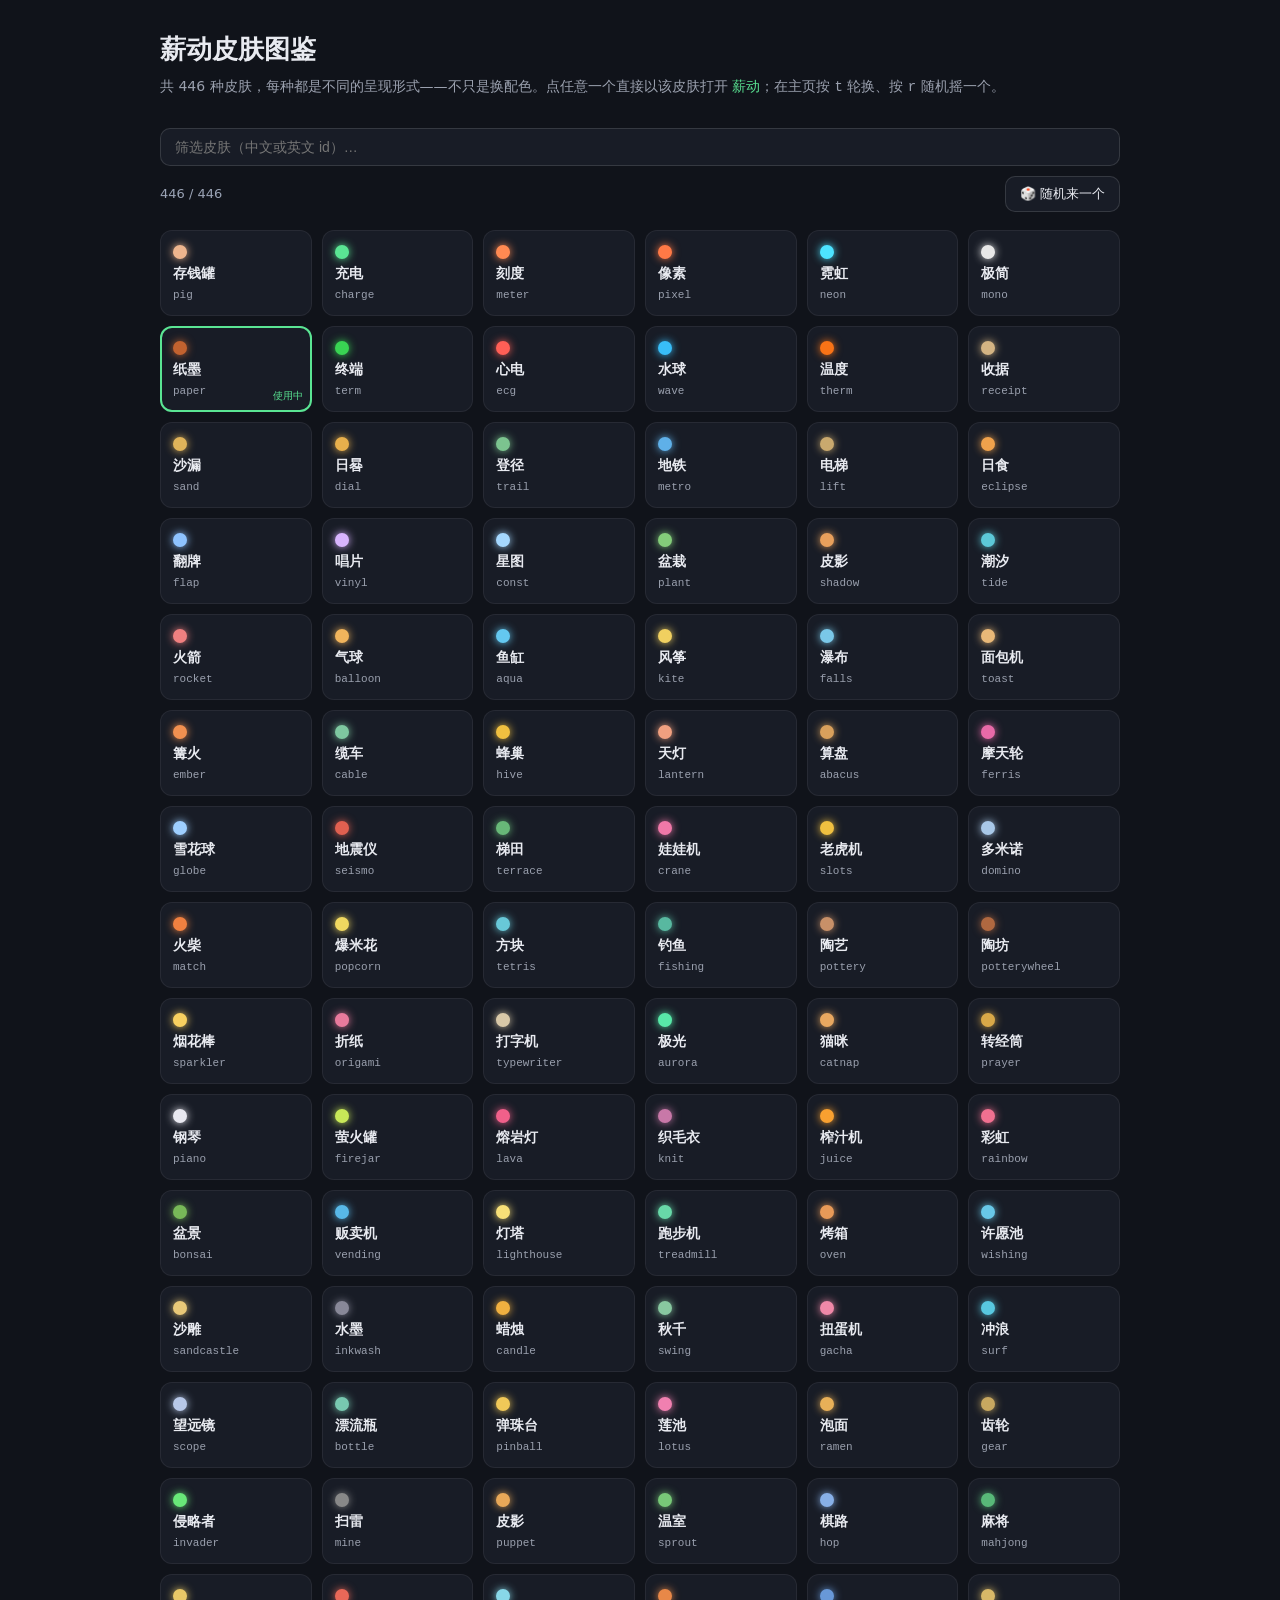
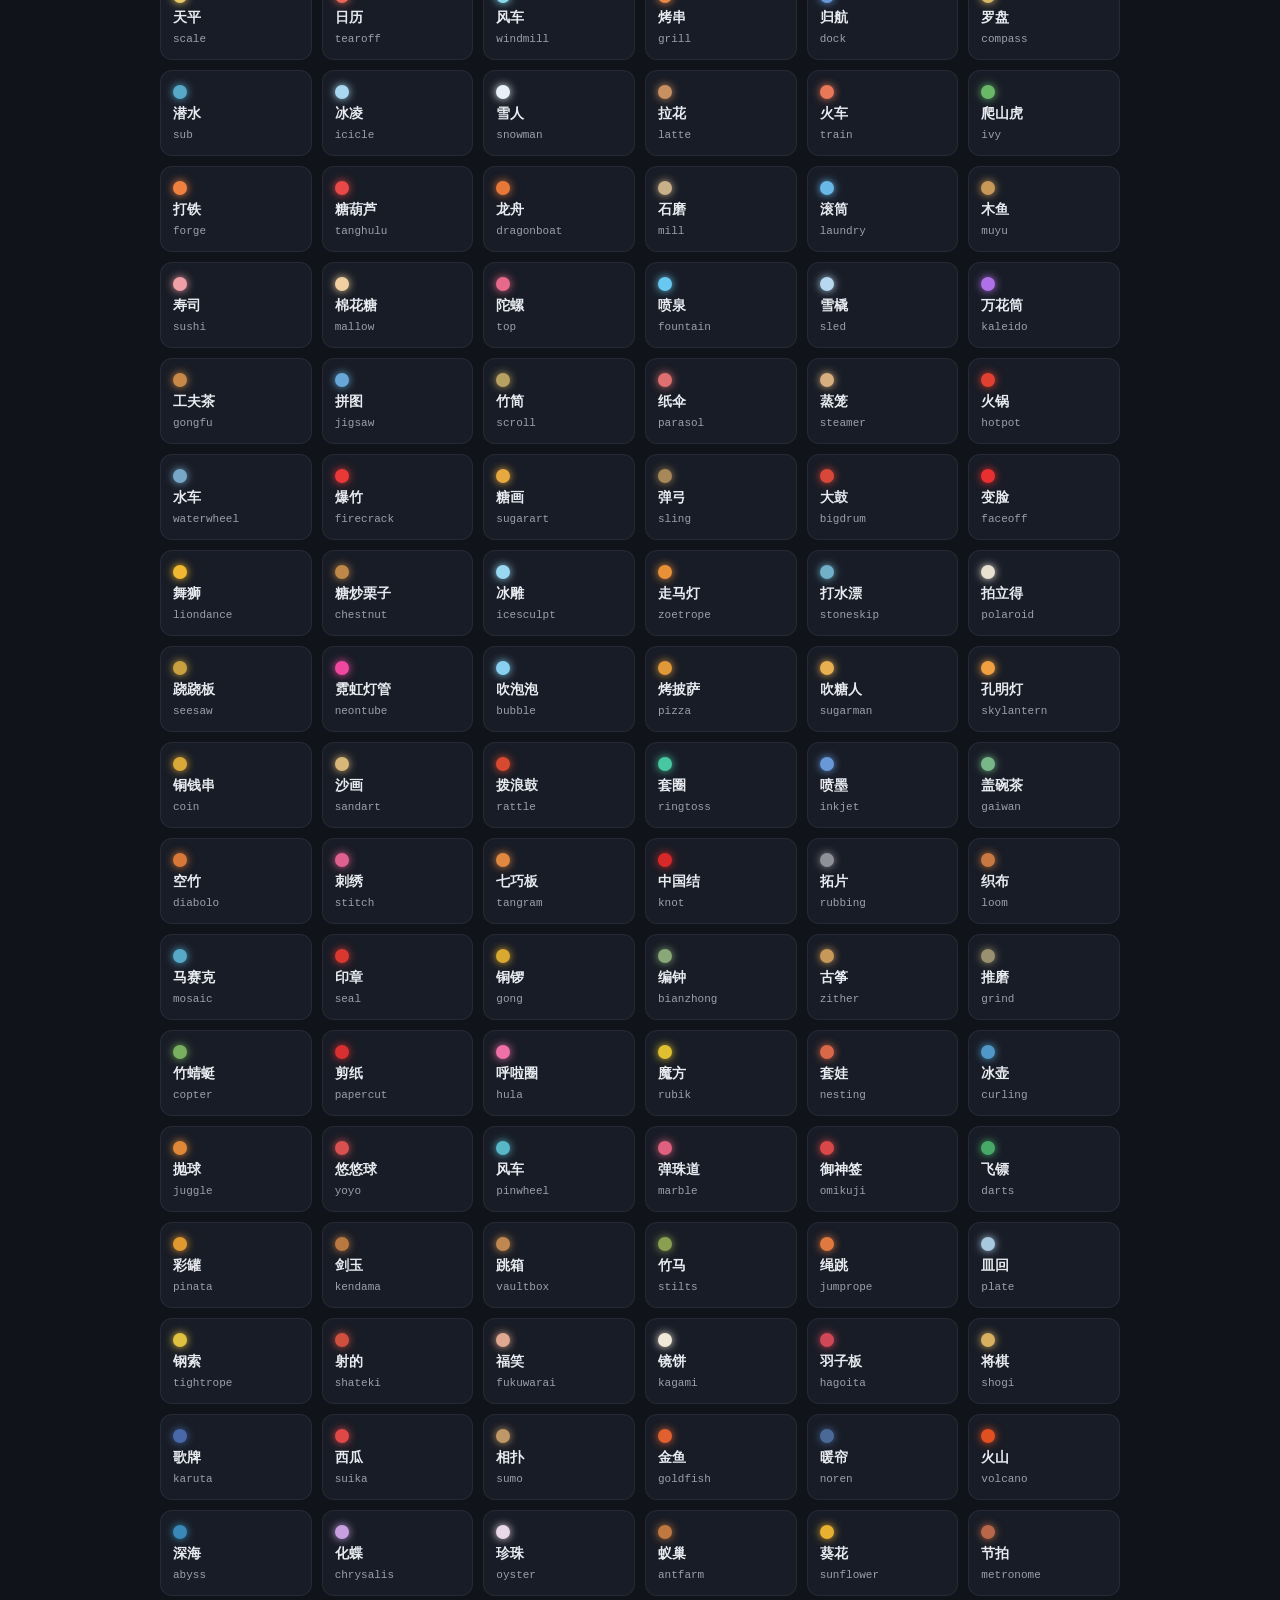
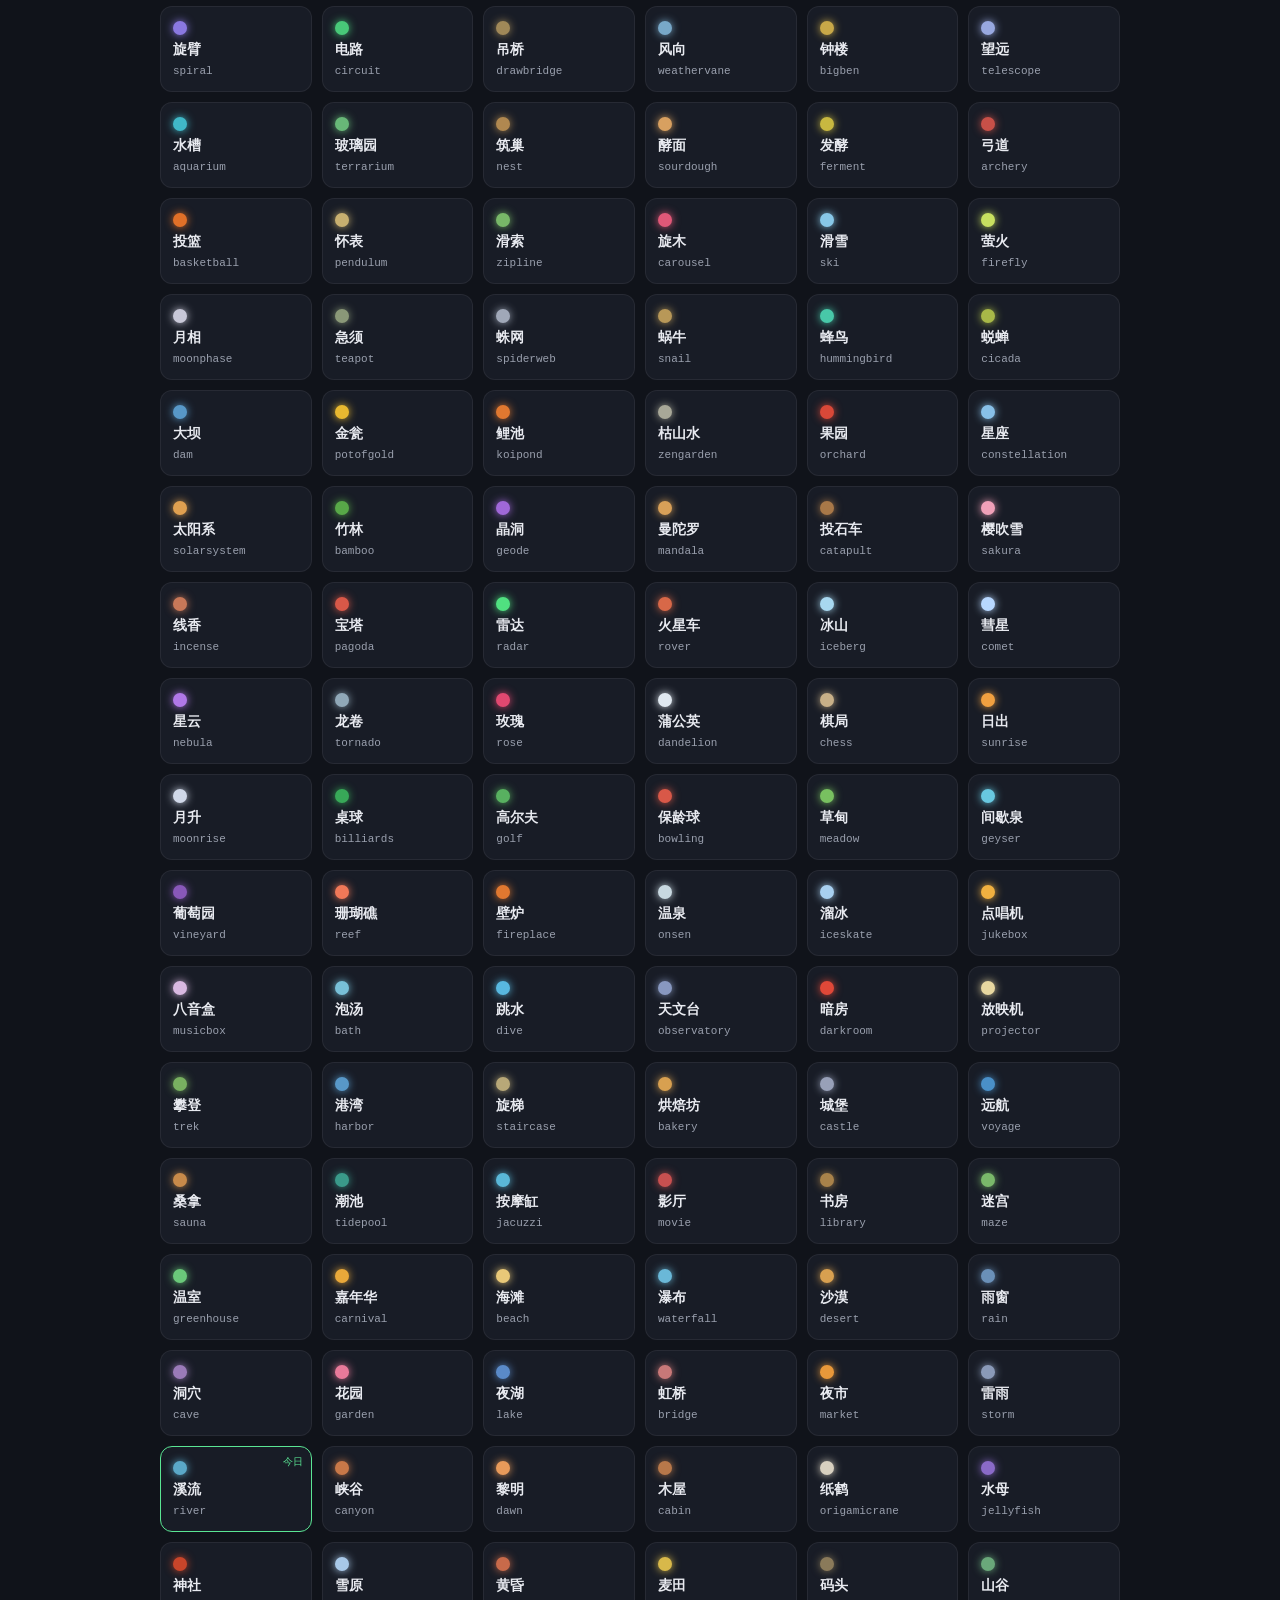
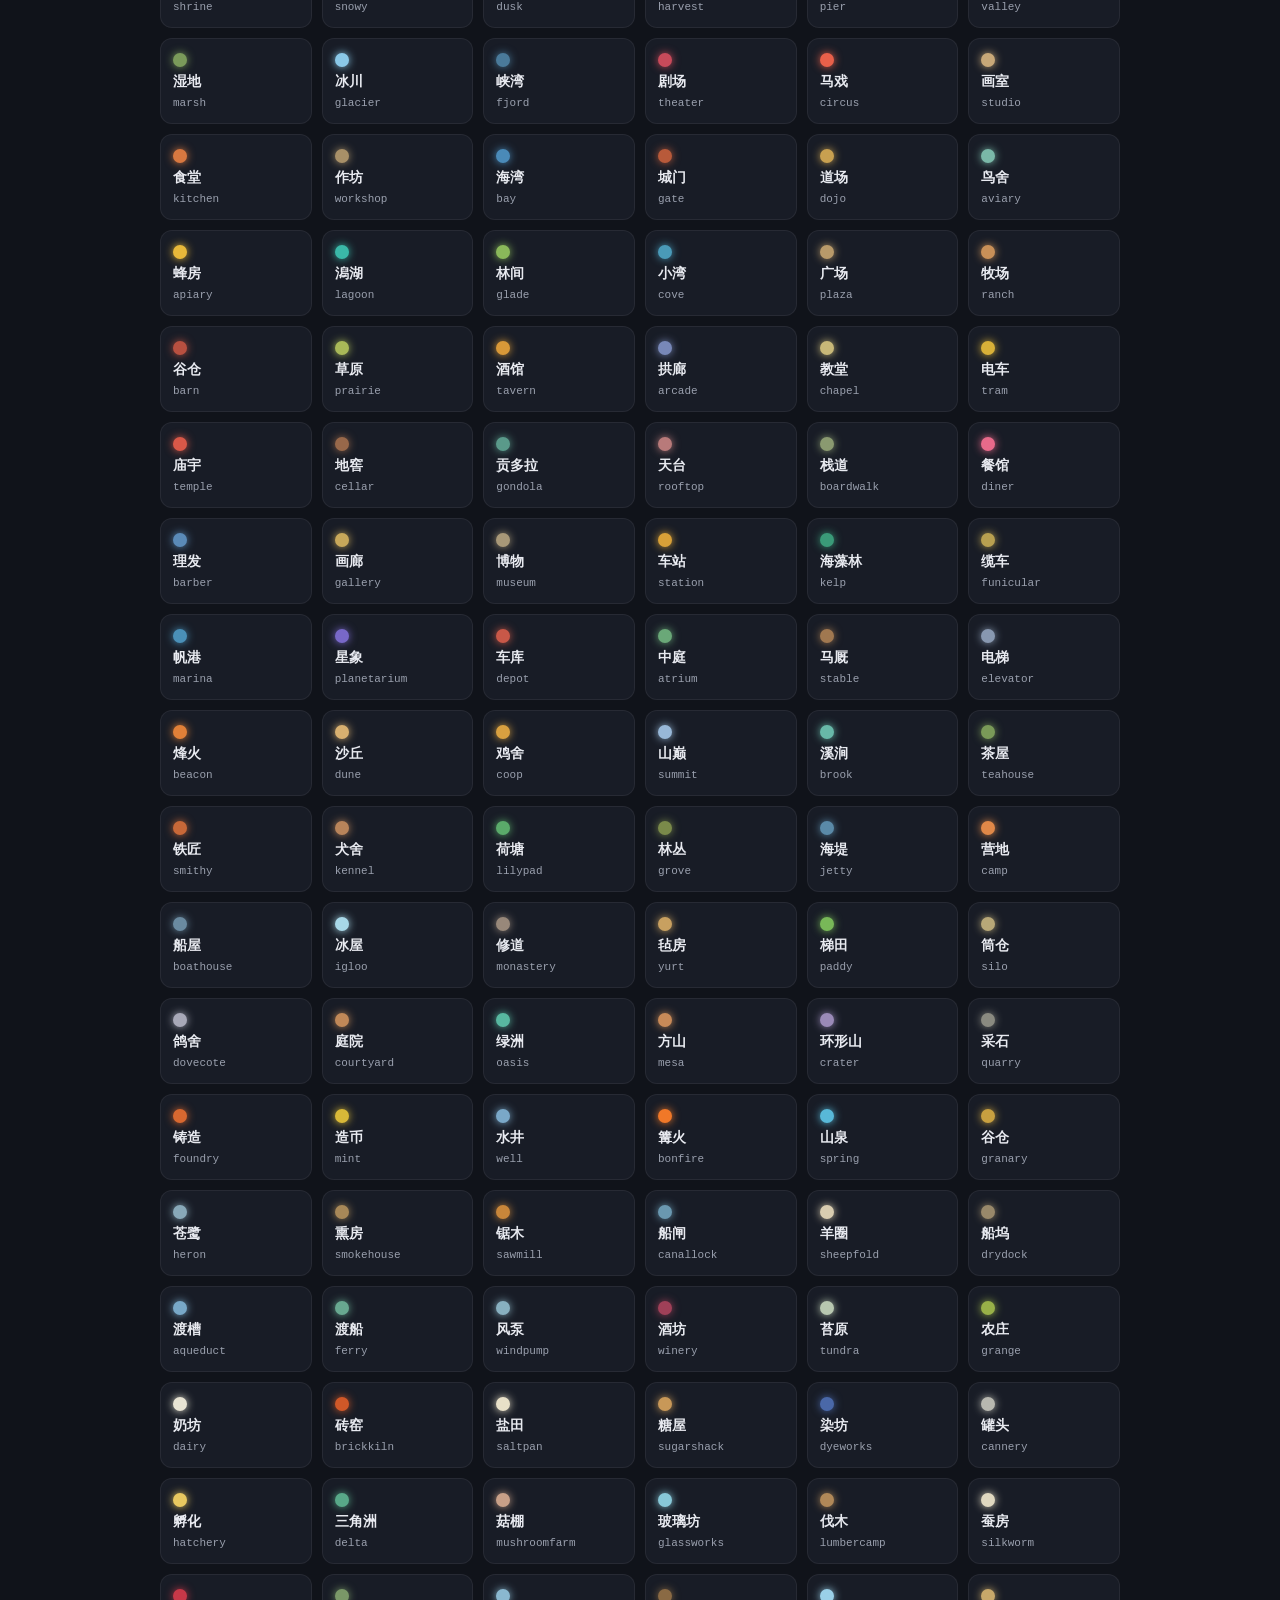
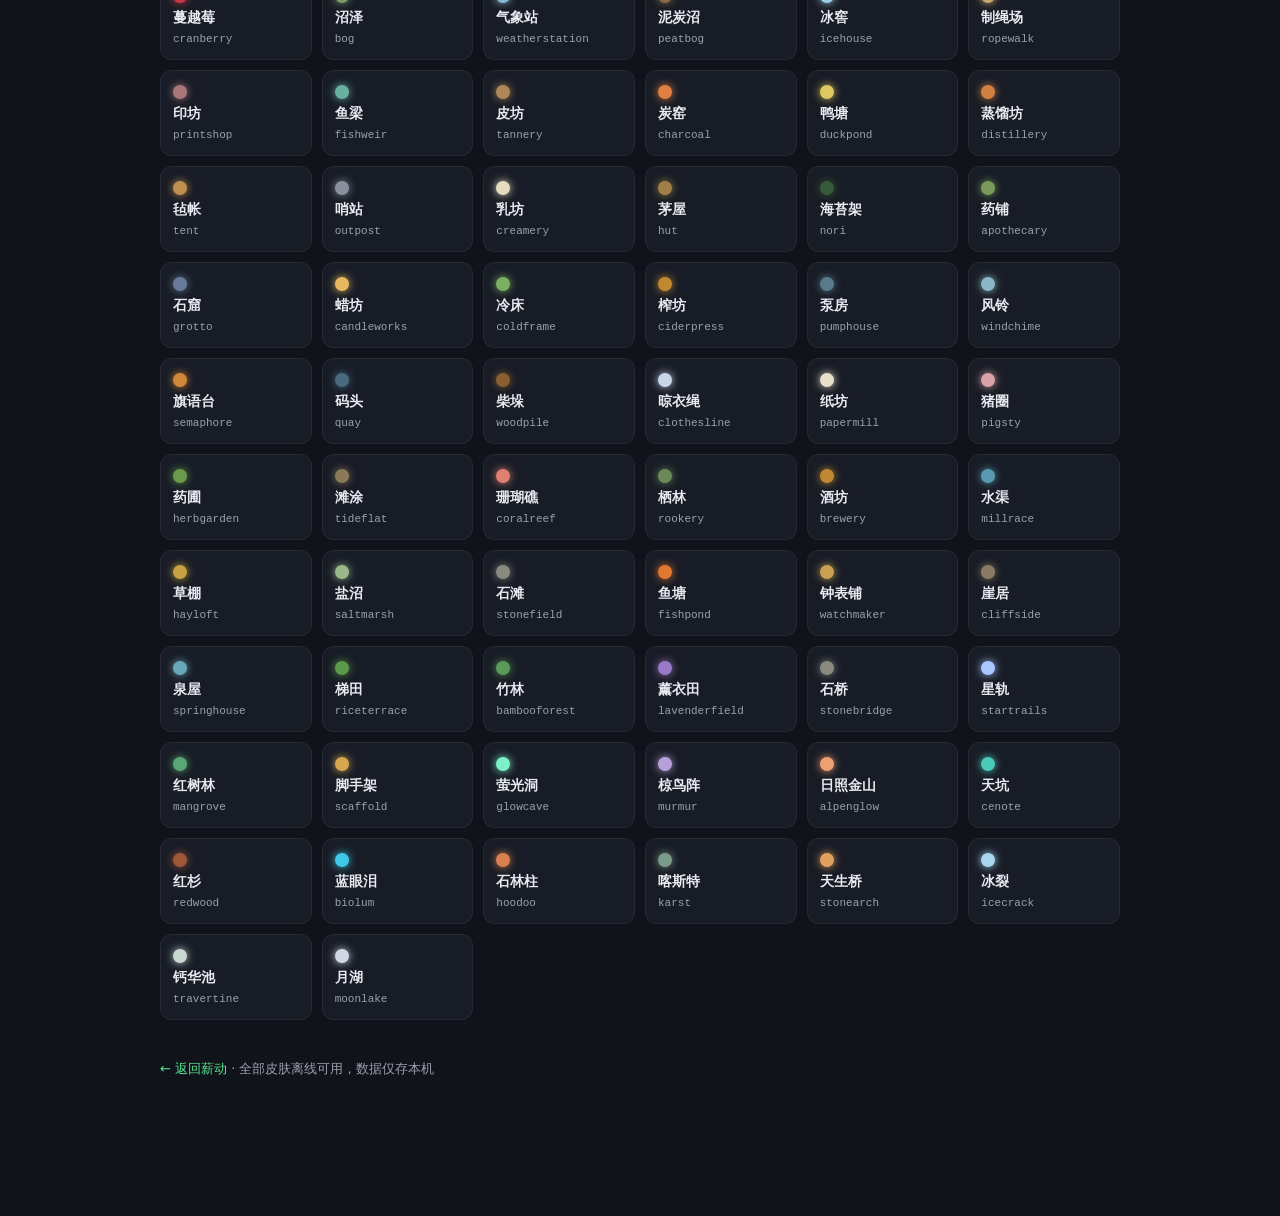
<file: skins.html>
<!DOCTYPE html>
<html lang="zh-CN"><head><meta charset="UTF-8"><meta name="theme-color" content="#10131a"><meta name="viewport" content="width=device-width,initial-scale=1">
<title>皮肤图鉴 · 薪动 — 446 种工资仪表盘主题</title>
<meta name="description" content="薪动全部 446 种皮肤/主题图鉴：存钱罐、沙漏、日晷、地铁图、摩天轮、锦鲤池……每个皮肤都是一种完全不同的呈现形式，点开即用。">
<link rel="canonical" href="https://xd.syal.site/skins.html">
<meta property="og:title" content="薪动皮肤图鉴 — 446 种主题"><meta property="og:description" content="每个皮肤一种呈现形式，点开即用。"><meta property="og:type" content="website"><meta property="og:url" content="https://xd.syal.site/skins.html"><meta property="og:image" content="https://loli.by/test-devin/assets/img/og.jpg"><meta name="twitter:card" content="summary_large_image"><meta name="twitter:title" content="薪动皮肤图鉴 — 446 种主题"><meta name="twitter:description" content="每个皮肤一种呈现形式，点开即用"><meta name="twitter:image" content="https://loli.by/test-devin/assets/img/og.jpg">
<style>
:root{--bg:#10131a;--panel:#181c26;--text:#e8eaf0;--dim:#9aa0ae;--accent:#5ae593}
*{box-sizing:border-box;margin:0}body{background:var(--bg);color:var(--text);font-family:system-ui,-apple-system,"PingFang SC","Microsoft YaHei",sans-serif;padding:32px 20px 64px}
header{max-width:960px;margin:0 auto 28px}h1{font-size:26px;margin-bottom:8px}p{color:var(--dim);font-size:14px;line-height:1.7}
a.home{color:var(--accent);text-decoration:none}
.grid{max-width:960px;margin:0 auto;display:grid;grid-template-columns:repeat(auto-fill,minmax(132px,1fr));gap:10px}
.card{background:var(--panel);border:1px solid #ffffff10;border-radius:12px;padding:14px 12px;display:flex;flex-direction:column;gap:6px;text-decoration:none;color:var(--text);transition:transform .15s,border-color .15s}
.card:hover{transform:translateY(-2px);border-color:var(--accent)}
.card.today{border-color:var(--accent)}.card .today-tag{position:absolute;top:8px;right:8px;font-style:normal;font-size:10px;color:var(--accent)}.card{position:relative}.card:hover,.card:focus-visible{border-color:var(--dot,#555);box-shadow:0 0 18px -6px var(--dot,#555)}
.card.current{outline:2px solid var(--accent);outline-offset:-2px}.card .cur-tag{position:absolute;bottom:8px;right:8px;font-style:normal;font-size:10px;color:var(--accent)}
.card i{width:14px;height:14px;border-radius:50%;background:var(--dot);box-shadow:0 0 8px var(--dot)}
.card b{font-size:14px;font-weight:600}.card span{font-size:11px;color:var(--dim);font-family:ui-monospace,monospace}
footer{max-width:960px;margin:40px auto 0;color:var(--dim);font-size:13px}
@media(prefers-reduced-motion:reduce){.card{transition:none}}
</style><script type="application/ld+json">{"@context": "https://schema.org", "@type": "ItemList", "name": "薪动皮肤图鉴", "numberOfItems": 446, "itemListElement": [{"@type": "ListItem", "position": 1, "name": "存钱罐", "url": "https://xd.syal.site/?skin=pig"}, {"@type": "ListItem", "position": 2, "name": "充电", "url": "https://xd.syal.site/?skin=charge"}, {"@type": "ListItem", "position": 3, "name": "刻度", "url": "https://xd.syal.site/?skin=meter"}, {"@type": "ListItem", "position": 4, "name": "像素", "url": "https://xd.syal.site/?skin=pixel"}, {"@type": "ListItem", "position": 5, "name": "霓虹", "url": "https://xd.syal.site/?skin=neon"}, {"@type": "ListItem", "position": 6, "name": "极简", "url": "https://xd.syal.site/?skin=mono"}, {"@type": "ListItem", "position": 7, "name": "纸墨", "url": "https://xd.syal.site/?skin=paper"}, {"@type": "ListItem", "position": 8, "name": "终端", "url": "https://xd.syal.site/?skin=term"}, {"@type": "ListItem", "position": 9, "name": "心电", "url": "https://xd.syal.site/?skin=ecg"}, {"@type": "ListItem", "position": 10, "name": "水球", "url": "https://xd.syal.site/?skin=wave"}, {"@type": "ListItem", "position": 11, "name": "温度", "url": "https://xd.syal.site/?skin=therm"}, {"@type": "ListItem", "position": 12, "name": "收据", "url": "https://xd.syal.site/?skin=receipt"}, {"@type": "ListItem", "position": 13, "name": "沙漏", "url": "https://xd.syal.site/?skin=sand"}, {"@type": "ListItem", "position": 14, "name": "日晷", "url": "https://xd.syal.site/?skin=dial"}, {"@type": "ListItem", "position": 15, "name": "登径", "url": "https://xd.syal.site/?skin=trail"}, {"@type": "ListItem", "position": 16, "name": "地铁", "url": "https://xd.syal.site/?skin=metro"}, {"@type": "ListItem", "position": 17, "name": "电梯", "url": "https://xd.syal.site/?skin=lift"}, {"@type": "ListItem", "position": 18, "name": "日食", "url": "https://xd.syal.site/?skin=eclipse"}, {"@type": "ListItem", "position": 19, "name": "翻牌", "url": "https://xd.syal.site/?skin=flap"}, {"@type": "ListItem", "position": 20, "name": "唱片", "url": "https://xd.syal.site/?skin=vinyl"}, {"@type": "ListItem", "position": 21, "name": "星图", "url": "https://xd.syal.site/?skin=const"}, {"@type": "ListItem", "position": 22, "name": "盆栽", "url": "https://xd.syal.site/?skin=plant"}, {"@type": "ListItem", "position": 23, "name": "皮影", "url": "https://xd.syal.site/?skin=shadow"}, {"@type": "ListItem", "position": 24, "name": "潮汐", "url": "https://xd.syal.site/?skin=tide"}, {"@type": "ListItem", "position": 25, "name": "火箭", "url": "https://xd.syal.site/?skin=rocket"}, {"@type": "ListItem", "position": 26, "name": "气球", "url": "https://xd.syal.site/?skin=balloon"}, {"@type": "ListItem", "position": 27, "name": "鱼缸", "url": "https://xd.syal.site/?skin=aqua"}, {"@type": "ListItem", "position": 28, "name": "风筝", "url": "https://xd.syal.site/?skin=kite"}, {"@type": "ListItem", "position": 29, "name": "瀑布", "url": "https://xd.syal.site/?skin=falls"}, {"@type": "ListItem", "position": 30, "name": "面包机", "url": "https://xd.syal.site/?skin=toast"}, {"@type": "ListItem", "position": 31, "name": "篝火", "url": "https://xd.syal.site/?skin=ember"}, {"@type": "ListItem", "position": 32, "name": "缆车", "url": "https://xd.syal.site/?skin=cable"}, {"@type": "ListItem", "position": 33, "name": "蜂巢", "url": "https://xd.syal.site/?skin=hive"}, {"@type": "ListItem", "position": 34, "name": "天灯", "url": "https://xd.syal.site/?skin=lantern"}, {"@type": "ListItem", "position": 35, "name": "算盘", "url": "https://xd.syal.site/?skin=abacus"}, {"@type": "ListItem", "position": 36, "name": "摩天轮", "url": "https://xd.syal.site/?skin=ferris"}, {"@type": "ListItem", "position": 37, "name": "雪花球", "url": "https://xd.syal.site/?skin=globe"}, {"@type": "ListItem", "position": 38, "name": "地震仪", "url": "https://xd.syal.site/?skin=seismo"}, {"@type": "ListItem", "position": 39, "name": "梯田", "url": "https://xd.syal.site/?skin=terrace"}, {"@type": "ListItem", "position": 40, "name": "娃娃机", "url": "https://xd.syal.site/?skin=crane"}, {"@type": "ListItem", "position": 41, "name": "老虎机", "url": "https://xd.syal.site/?skin=slots"}, {"@type": "ListItem", "position": 42, "name": "多米诺", "url": "https://xd.syal.site/?skin=domino"}, {"@type": "ListItem", "position": 43, "name": "火柴", "url": "https://xd.syal.site/?skin=match"}, {"@type": "ListItem", "position": 44, "name": "爆米花", "url": "https://xd.syal.site/?skin=popcorn"}, {"@type": "ListItem", "position": 45, "name": "方块", "url": "https://xd.syal.site/?skin=tetris"}, {"@type": "ListItem", "position": 46, "name": "钓鱼", "url": "https://xd.syal.site/?skin=fishing"}, {"@type": "ListItem", "position": 47, "name": "陶艺", "url": "https://xd.syal.site/?skin=pottery"}, {"@type": "ListItem", "position": 48, "name": "陶坊", "url": "https://xd.syal.site/?skin=potterywheel"}, {"@type": "ListItem", "position": 49, "name": "烟花棒", "url": "https://xd.syal.site/?skin=sparkler"}, {"@type": "ListItem", "position": 50, "name": "折纸", "url": "https://xd.syal.site/?skin=origami"}, {"@type": "ListItem", "position": 51, "name": "打字机", "url": "https://xd.syal.site/?skin=typewriter"}, {"@type": "ListItem", "position": 52, "name": "极光", "url": "https://xd.syal.site/?skin=aurora"}, {"@type": "ListItem", "position": 53, "name": "猫咪", "url": "https://xd.syal.site/?skin=catnap"}, {"@type": "ListItem", "position": 54, "name": "转经筒", "url": "https://xd.syal.site/?skin=prayer"}, {"@type": "ListItem", "position": 55, "name": "钢琴", "url": "https://xd.syal.site/?skin=piano"}, {"@type": "ListItem", "position": 56, "name": "萤火罐", "url": "https://xd.syal.site/?skin=firejar"}, {"@type": "ListItem", "position": 57, "name": "熔岩灯", "url": "https://xd.syal.site/?skin=lava"}, {"@type": "ListItem", "position": 58, "name": "织毛衣", "url": "https://xd.syal.site/?skin=knit"}, {"@type": "ListItem", "position": 59, "name": "榨汁机", "url": "https://xd.syal.site/?skin=juice"}, {"@type": "ListItem", "position": 60, "name": "彩虹", "url": "https://xd.syal.site/?skin=rainbow"}, {"@type": "ListItem", "position": 61, "name": "盆景", "url": "https://xd.syal.site/?skin=bonsai"}, {"@type": "ListItem", "position": 62, "name": "贩卖机", "url": "https://xd.syal.site/?skin=vending"}, {"@type": "ListItem", "position": 63, "name": "灯塔", "url": "https://xd.syal.site/?skin=lighthouse"}, {"@type": "ListItem", "position": 64, "name": "跑步机", "url": "https://xd.syal.site/?skin=treadmill"}, {"@type": "ListItem", "position": 65, "name": "烤箱", "url": "https://xd.syal.site/?skin=oven"}, {"@type": "ListItem", "position": 66, "name": "许愿池", "url": "https://xd.syal.site/?skin=wishing"}, {"@type": "ListItem", "position": 67, "name": "沙雕", "url": "https://xd.syal.site/?skin=sandcastle"}, {"@type": "ListItem", "position": 68, "name": "水墨", "url": "https://xd.syal.site/?skin=inkwash"}, {"@type": "ListItem", "position": 69, "name": "蜡烛", "url": "https://xd.syal.site/?skin=candle"}, {"@type": "ListItem", "position": 70, "name": "秋千", "url": "https://xd.syal.site/?skin=swing"}, {"@type": "ListItem", "position": 71, "name": "扭蛋机", "url": "https://xd.syal.site/?skin=gacha"}, {"@type": "ListItem", "position": 72, "name": "冲浪", "url": "https://xd.syal.site/?skin=surf"}, {"@type": "ListItem", "position": 73, "name": "望远镜", "url": "https://xd.syal.site/?skin=scope"}, {"@type": "ListItem", "position": 74, "name": "漂流瓶", "url": "https://xd.syal.site/?skin=bottle"}, {"@type": "ListItem", "position": 75, "name": "弹珠台", "url": "https://xd.syal.site/?skin=pinball"}, {"@type": "ListItem", "position": 76, "name": "莲池", "url": "https://xd.syal.site/?skin=lotus"}, {"@type": "ListItem", "position": 77, "name": "泡面", "url": "https://xd.syal.site/?skin=ramen"}, {"@type": "ListItem", "position": 78, "name": "齿轮", "url": "https://xd.syal.site/?skin=gear"}, {"@type": "ListItem", "position": 79, "name": "侵略者", "url": "https://xd.syal.site/?skin=invader"}, {"@type": "ListItem", "position": 80, "name": "扫雷", "url": "https://xd.syal.site/?skin=mine"}, {"@type": "ListItem", "position": 81, "name": "皮影", "url": "https://xd.syal.site/?skin=puppet"}, {"@type": "ListItem", "position": 82, "name": "温室", "url": "https://xd.syal.site/?skin=sprout"}, {"@type": "ListItem", "position": 83, "name": "棋路", "url": "https://xd.syal.site/?skin=hop"}, {"@type": "ListItem", "position": 84, "name": "麻将", "url": "https://xd.syal.site/?skin=mahjong"}, {"@type": "ListItem", "position": 85, "name": "天平", "url": "https://xd.syal.site/?skin=scale"}, {"@type": "ListItem", "position": 86, "name": "日历", "url": "https://xd.syal.site/?skin=tearoff"}, {"@type": "ListItem", "position": 87, "name": "风车", "url": "https://xd.syal.site/?skin=windmill"}, {"@type": "ListItem", "position": 88, "name": "烤串", "url": "https://xd.syal.site/?skin=grill"}, {"@type": "ListItem", "position": 89, "name": "归航", "url": "https://xd.syal.site/?skin=dock"}, {"@type": "ListItem", "position": 90, "name": "罗盘", "url": "https://xd.syal.site/?skin=compass"}, {"@type": "ListItem", "position": 91, "name": "潜水", "url": "https://xd.syal.site/?skin=sub"}, {"@type": "ListItem", "position": 92, "name": "冰凌", "url": "https://xd.syal.site/?skin=icicle"}, {"@type": "ListItem", "position": 93, "name": "雪人", "url": "https://xd.syal.site/?skin=snowman"}, {"@type": "ListItem", "position": 94, "name": "拉花", "url": "https://xd.syal.site/?skin=latte"}, {"@type": "ListItem", "position": 95, "name": "火车", "url": "https://xd.syal.site/?skin=train"}, {"@type": "ListItem", "position": 96, "name": "爬山虎", "url": "https://xd.syal.site/?skin=ivy"}, {"@type": "ListItem", "position": 97, "name": "打铁", "url": "https://xd.syal.site/?skin=forge"}, {"@type": "ListItem", "position": 98, "name": "糖葫芦", "url": "https://xd.syal.site/?skin=tanghulu"}, {"@type": "ListItem", "position": 99, "name": "龙舟", "url": "https://xd.syal.site/?skin=dragonboat"}, {"@type": "ListItem", "position": 100, "name": "石磨", "url": "https://xd.syal.site/?skin=mill"}, {"@type": "ListItem", "position": 101, "name": "滚筒", "url": "https://xd.syal.site/?skin=laundry"}, {"@type": "ListItem", "position": 102, "name": "木鱼", "url": "https://xd.syal.site/?skin=muyu"}, {"@type": "ListItem", "position": 103, "name": "寿司", "url": "https://xd.syal.site/?skin=sushi"}, {"@type": "ListItem", "position": 104, "name": "棉花糖", "url": "https://xd.syal.site/?skin=mallow"}, {"@type": "ListItem", "position": 105, "name": "陀螺", "url": "https://xd.syal.site/?skin=top"}, {"@type": "ListItem", "position": 106, "name": "喷泉", "url": "https://xd.syal.site/?skin=fountain"}, {"@type": "ListItem", "position": 107, "name": "雪橇", "url": "https://xd.syal.site/?skin=sled"}, {"@type": "ListItem", "position": 108, "name": "万花筒", "url": "https://xd.syal.site/?skin=kaleido"}, {"@type": "ListItem", "position": 109, "name": "工夫茶", "url": "https://xd.syal.site/?skin=gongfu"}, {"@type": "ListItem", "position": 110, "name": "拼图", "url": "https://xd.syal.site/?skin=jigsaw"}, {"@type": "ListItem", "position": 111, "name": "竹简", "url": "https://xd.syal.site/?skin=scroll"}, {"@type": "ListItem", "position": 112, "name": "纸伞", "url": "https://xd.syal.site/?skin=parasol"}, {"@type": "ListItem", "position": 113, "name": "蒸笼", "url": "https://xd.syal.site/?skin=steamer"}, {"@type": "ListItem", "position": 114, "name": "火锅", "url": "https://xd.syal.site/?skin=hotpot"}, {"@type": "ListItem", "position": 115, "name": "水车", "url": "https://xd.syal.site/?skin=waterwheel"}, {"@type": "ListItem", "position": 116, "name": "爆竹", "url": "https://xd.syal.site/?skin=firecrack"}, {"@type": "ListItem", "position": 117, "name": "糖画", "url": "https://xd.syal.site/?skin=sugarart"}, {"@type": "ListItem", "position": 118, "name": "弹弓", "url": "https://xd.syal.site/?skin=sling"}, {"@type": "ListItem", "position": 119, "name": "大鼓", "url": "https://xd.syal.site/?skin=bigdrum"}, {"@type": "ListItem", "position": 120, "name": "变脸", "url": "https://xd.syal.site/?skin=faceoff"}, {"@type": "ListItem", "position": 121, "name": "舞狮", "url": "https://xd.syal.site/?skin=liondance"}, {"@type": "ListItem", "position": 122, "name": "糖炒栗子", "url": "https://xd.syal.site/?skin=chestnut"}, {"@type": "ListItem", "position": 123, "name": "冰雕", "url": "https://xd.syal.site/?skin=icesculpt"}, {"@type": "ListItem", "position": 124, "name": "走马灯", "url": "https://xd.syal.site/?skin=zoetrope"}, {"@type": "ListItem", "position": 125, "name": "打水漂", "url": "https://xd.syal.site/?skin=stoneskip"}, {"@type": "ListItem", "position": 126, "name": "拍立得", "url": "https://xd.syal.site/?skin=polaroid"}, {"@type": "ListItem", "position": 127, "name": "跷跷板", "url": "https://xd.syal.site/?skin=seesaw"}, {"@type": "ListItem", "position": 128, "name": "霓虹灯管", "url": "https://xd.syal.site/?skin=neontube"}, {"@type": "ListItem", "position": 129, "name": "吹泡泡", "url": "https://xd.syal.site/?skin=bubble"}, {"@type": "ListItem", "position": 130, "name": "烤披萨", "url": "https://xd.syal.site/?skin=pizza"}, {"@type": "ListItem", "position": 131, "name": "吹糖人", "url": "https://xd.syal.site/?skin=sugarman"}, {"@type": "ListItem", "position": 132, "name": "孔明灯", "url": "https://xd.syal.site/?skin=skylantern"}, {"@type": "ListItem", "position": 133, "name": "铜钱串", "url": "https://xd.syal.site/?skin=coin"}, {"@type": "ListItem", "position": 134, "name": "沙画", "url": "https://xd.syal.site/?skin=sandart"}, {"@type": "ListItem", "position": 135, "name": "拨浪鼓", "url": "https://xd.syal.site/?skin=rattle"}, {"@type": "ListItem", "position": 136, "name": "套圈", "url": "https://xd.syal.site/?skin=ringtoss"}, {"@type": "ListItem", "position": 137, "name": "喷墨", "url": "https://xd.syal.site/?skin=inkjet"}, {"@type": "ListItem", "position": 138, "name": "盖碗茶", "url": "https://xd.syal.site/?skin=gaiwan"}, {"@type": "ListItem", "position": 139, "name": "空竹", "url": "https://xd.syal.site/?skin=diabolo"}, {"@type": "ListItem", "position": 140, "name": "刺绣", "url": "https://xd.syal.site/?skin=stitch"}, {"@type": "ListItem", "position": 141, "name": "七巧板", "url": "https://xd.syal.site/?skin=tangram"}, {"@type": "ListItem", "position": 142, "name": "中国结", "url": "https://xd.syal.site/?skin=knot"}, {"@type": "ListItem", "position": 143, "name": "拓片", "url": "https://xd.syal.site/?skin=rubbing"}, {"@type": "ListItem", "position": 144, "name": "织布", "url": "https://xd.syal.site/?skin=loom"}, {"@type": "ListItem", "position": 145, "name": "马赛克", "url": "https://xd.syal.site/?skin=mosaic"}, {"@type": "ListItem", "position": 146, "name": "印章", "url": "https://xd.syal.site/?skin=seal"}, {"@type": "ListItem", "position": 147, "name": "铜锣", "url": "https://xd.syal.site/?skin=gong"}, {"@type": "ListItem", "position": 148, "name": "编钟", "url": "https://xd.syal.site/?skin=bianzhong"}, {"@type": "ListItem", "position": 149, "name": "古筝", "url": "https://xd.syal.site/?skin=zither"}, {"@type": "ListItem", "position": 150, "name": "推磨", "url": "https://xd.syal.site/?skin=grind"}, {"@type": "ListItem", "position": 151, "name": "竹蜻蜓", "url": "https://xd.syal.site/?skin=copter"}, {"@type": "ListItem", "position": 152, "name": "剪纸", "url": "https://xd.syal.site/?skin=papercut"}, {"@type": "ListItem", "position": 153, "name": "呼啦圈", "url": "https://xd.syal.site/?skin=hula"}, {"@type": "ListItem", "position": 154, "name": "魔方", "url": "https://xd.syal.site/?skin=rubik"}, {"@type": "ListItem", "position": 155, "name": "套娃", "url": "https://xd.syal.site/?skin=nesting"}, {"@type": "ListItem", "position": 156, "name": "冰壶", "url": "https://xd.syal.site/?skin=curling"}, {"@type": "ListItem", "position": 157, "name": "抛球", "url": "https://xd.syal.site/?skin=juggle"}, {"@type": "ListItem", "position": 158, "name": "悠悠球", "url": "https://xd.syal.site/?skin=yoyo"}, {"@type": "ListItem", "position": 159, "name": "风车", "url": "https://xd.syal.site/?skin=pinwheel"}, {"@type": "ListItem", "position": 160, "name": "弹珠道", "url": "https://xd.syal.site/?skin=marble"}, {"@type": "ListItem", "position": 161, "name": "御神签", "url": "https://xd.syal.site/?skin=omikuji"}, {"@type": "ListItem", "position": 162, "name": "飞镖", "url": "https://xd.syal.site/?skin=darts"}, {"@type": "ListItem", "position": 163, "name": "彩罐", "url": "https://xd.syal.site/?skin=pinata"}, {"@type": "ListItem", "position": 164, "name": "剑玉", "url": "https://xd.syal.site/?skin=kendama"}, {"@type": "ListItem", "position": 165, "name": "跳箱", "url": "https://xd.syal.site/?skin=vaultbox"}, {"@type": "ListItem", "position": 166, "name": "竹马", "url": "https://xd.syal.site/?skin=stilts"}, {"@type": "ListItem", "position": 167, "name": "绳跳", "url": "https://xd.syal.site/?skin=jumprope"}, {"@type": "ListItem", "position": 168, "name": "皿回", "url": "https://xd.syal.site/?skin=plate"}, {"@type": "ListItem", "position": 169, "name": "钢索", "url": "https://xd.syal.site/?skin=tightrope"}, {"@type": "ListItem", "position": 170, "name": "射的", "url": "https://xd.syal.site/?skin=shateki"}, {"@type": "ListItem", "position": 171, "name": "福笑", "url": "https://xd.syal.site/?skin=fukuwarai"}, {"@type": "ListItem", "position": 172, "name": "镜饼", "url": "https://xd.syal.site/?skin=kagami"}, {"@type": "ListItem", "position": 173, "name": "羽子板", "url": "https://xd.syal.site/?skin=hagoita"}, {"@type": "ListItem", "position": 174, "name": "将棋", "url": "https://xd.syal.site/?skin=shogi"}, {"@type": "ListItem", "position": 175, "name": "歌牌", "url": "https://xd.syal.site/?skin=karuta"}, {"@type": "ListItem", "position": 176, "name": "西瓜", "url": "https://xd.syal.site/?skin=suika"}, {"@type": "ListItem", "position": 177, "name": "相扑", "url": "https://xd.syal.site/?skin=sumo"}, {"@type": "ListItem", "position": 178, "name": "金鱼", "url": "https://xd.syal.site/?skin=goldfish"}, {"@type": "ListItem", "position": 179, "name": "暖帘", "url": "https://xd.syal.site/?skin=noren"}, {"@type": "ListItem", "position": 180, "name": "火山", "url": "https://xd.syal.site/?skin=volcano"}, {"@type": "ListItem", "position": 181, "name": "深海", "url": "https://xd.syal.site/?skin=abyss"}, {"@type": "ListItem", "position": 182, "name": "化蝶", "url": "https://xd.syal.site/?skin=chrysalis"}, {"@type": "ListItem", "position": 183, "name": "珍珠", "url": "https://xd.syal.site/?skin=oyster"}, {"@type": "ListItem", "position": 184, "name": "蚁巢", "url": "https://xd.syal.site/?skin=antfarm"}, {"@type": "ListItem", "position": 185, "name": "葵花", "url": "https://xd.syal.site/?skin=sunflower"}, {"@type": "ListItem", "position": 186, "name": "节拍", "url": "https://xd.syal.site/?skin=metronome"}, {"@type": "ListItem", "position": 187, "name": "旋臂", "url": "https://xd.syal.site/?skin=spiral"}, {"@type": "ListItem", "position": 188, "name": "电路", "url": "https://xd.syal.site/?skin=circuit"}, {"@type": "ListItem", "position": 189, "name": "吊桥", "url": "https://xd.syal.site/?skin=drawbridge"}, {"@type": "ListItem", "position": 190, "name": "风向", "url": "https://xd.syal.site/?skin=weathervane"}, {"@type": "ListItem", "position": 191, "name": "钟楼", "url": "https://xd.syal.site/?skin=bigben"}, {"@type": "ListItem", "position": 192, "name": "望远", "url": "https://xd.syal.site/?skin=telescope"}, {"@type": "ListItem", "position": 193, "name": "水槽", "url": "https://xd.syal.site/?skin=aquarium"}, {"@type": "ListItem", "position": 194, "name": "玻璃园", "url": "https://xd.syal.site/?skin=terrarium"}, {"@type": "ListItem", "position": 195, "name": "筑巢", "url": "https://xd.syal.site/?skin=nest"}, {"@type": "ListItem", "position": 196, "name": "酵面", "url": "https://xd.syal.site/?skin=sourdough"}, {"@type": "ListItem", "position": 197, "name": "发酵", "url": "https://xd.syal.site/?skin=ferment"}, {"@type": "ListItem", "position": 198, "name": "弓道", "url": "https://xd.syal.site/?skin=archery"}, {"@type": "ListItem", "position": 199, "name": "投篮", "url": "https://xd.syal.site/?skin=basketball"}, {"@type": "ListItem", "position": 200, "name": "怀表", "url": "https://xd.syal.site/?skin=pendulum"}, {"@type": "ListItem", "position": 201, "name": "滑索", "url": "https://xd.syal.site/?skin=zipline"}, {"@type": "ListItem", "position": 202, "name": "旋木", "url": "https://xd.syal.site/?skin=carousel"}, {"@type": "ListItem", "position": 203, "name": "滑雪", "url": "https://xd.syal.site/?skin=ski"}, {"@type": "ListItem", "position": 204, "name": "萤火", "url": "https://xd.syal.site/?skin=firefly"}, {"@type": "ListItem", "position": 205, "name": "月相", "url": "https://xd.syal.site/?skin=moonphase"}, {"@type": "ListItem", "position": 206, "name": "急须", "url": "https://xd.syal.site/?skin=teapot"}, {"@type": "ListItem", "position": 207, "name": "蛛网", "url": "https://xd.syal.site/?skin=spiderweb"}, {"@type": "ListItem", "position": 208, "name": "蜗牛", "url": "https://xd.syal.site/?skin=snail"}, {"@type": "ListItem", "position": 209, "name": "蜂鸟", "url": "https://xd.syal.site/?skin=hummingbird"}, {"@type": "ListItem", "position": 210, "name": "蜕蝉", "url": "https://xd.syal.site/?skin=cicada"}, {"@type": "ListItem", "position": 211, "name": "大坝", "url": "https://xd.syal.site/?skin=dam"}, {"@type": "ListItem", "position": 212, "name": "金瓮", "url": "https://xd.syal.site/?skin=potofgold"}, {"@type": "ListItem", "position": 213, "name": "鲤池", "url": "https://xd.syal.site/?skin=koipond"}, {"@type": "ListItem", "position": 214, "name": "枯山水", "url": "https://xd.syal.site/?skin=zengarden"}, {"@type": "ListItem", "position": 215, "name": "果园", "url": "https://xd.syal.site/?skin=orchard"}, {"@type": "ListItem", "position": 216, "name": "星座", "url": "https://xd.syal.site/?skin=constellation"}, {"@type": "ListItem", "position": 217, "name": "太阳系", "url": "https://xd.syal.site/?skin=solarsystem"}, {"@type": "ListItem", "position": 218, "name": "竹林", "url": "https://xd.syal.site/?skin=bamboo"}, {"@type": "ListItem", "position": 219, "name": "晶洞", "url": "https://xd.syal.site/?skin=geode"}, {"@type": "ListItem", "position": 220, "name": "曼陀罗", "url": "https://xd.syal.site/?skin=mandala"}, {"@type": "ListItem", "position": 221, "name": "投石车", "url": "https://xd.syal.site/?skin=catapult"}, {"@type": "ListItem", "position": 222, "name": "樱吹雪", "url": "https://xd.syal.site/?skin=sakura"}, {"@type": "ListItem", "position": 223, "name": "线香", "url": "https://xd.syal.site/?skin=incense"}, {"@type": "ListItem", "position": 224, "name": "宝塔", "url": "https://xd.syal.site/?skin=pagoda"}, {"@type": "ListItem", "position": 225, "name": "雷达", "url": "https://xd.syal.site/?skin=radar"}, {"@type": "ListItem", "position": 226, "name": "火星车", "url": "https://xd.syal.site/?skin=rover"}, {"@type": "ListItem", "position": 227, "name": "冰山", "url": "https://xd.syal.site/?skin=iceberg"}, {"@type": "ListItem", "position": 228, "name": "彗星", "url": "https://xd.syal.site/?skin=comet"}, {"@type": "ListItem", "position": 229, "name": "星云", "url": "https://xd.syal.site/?skin=nebula"}, {"@type": "ListItem", "position": 230, "name": "龙卷", "url": "https://xd.syal.site/?skin=tornado"}, {"@type": "ListItem", "position": 231, "name": "玫瑰", "url": "https://xd.syal.site/?skin=rose"}, {"@type": "ListItem", "position": 232, "name": "蒲公英", "url": "https://xd.syal.site/?skin=dandelion"}, {"@type": "ListItem", "position": 233, "name": "棋局", "url": "https://xd.syal.site/?skin=chess"}, {"@type": "ListItem", "position": 234, "name": "日出", "url": "https://xd.syal.site/?skin=sunrise"}, {"@type": "ListItem", "position": 235, "name": "月升", "url": "https://xd.syal.site/?skin=moonrise"}, {"@type": "ListItem", "position": 236, "name": "桌球", "url": "https://xd.syal.site/?skin=billiards"}, {"@type": "ListItem", "position": 237, "name": "高尔夫", "url": "https://xd.syal.site/?skin=golf"}, {"@type": "ListItem", "position": 238, "name": "保龄球", "url": "https://xd.syal.site/?skin=bowling"}, {"@type": "ListItem", "position": 239, "name": "草甸", "url": "https://xd.syal.site/?skin=meadow"}, {"@type": "ListItem", "position": 240, "name": "间歇泉", "url": "https://xd.syal.site/?skin=geyser"}, {"@type": "ListItem", "position": 241, "name": "葡萄园", "url": "https://xd.syal.site/?skin=vineyard"}, {"@type": "ListItem", "position": 242, "name": "珊瑚礁", "url": "https://xd.syal.site/?skin=reef"}, {"@type": "ListItem", "position": 243, "name": "壁炉", "url": "https://xd.syal.site/?skin=fireplace"}, {"@type": "ListItem", "position": 244, "name": "温泉", "url": "https://xd.syal.site/?skin=onsen"}, {"@type": "ListItem", "position": 245, "name": "溜冰", "url": "https://xd.syal.site/?skin=iceskate"}, {"@type": "ListItem", "position": 246, "name": "点唱机", "url": "https://xd.syal.site/?skin=jukebox"}, {"@type": "ListItem", "position": 247, "name": "八音盒", "url": "https://xd.syal.site/?skin=musicbox"}, {"@type": "ListItem", "position": 248, "name": "泡汤", "url": "https://xd.syal.site/?skin=bath"}, {"@type": "ListItem", "position": 249, "name": "跳水", "url": "https://xd.syal.site/?skin=dive"}, {"@type": "ListItem", "position": 250, "name": "天文台", "url": "https://xd.syal.site/?skin=observatory"}, {"@type": "ListItem", "position": 251, "name": "暗房", "url": "https://xd.syal.site/?skin=darkroom"}, {"@type": "ListItem", "position": 252, "name": "放映机", "url": "https://xd.syal.site/?skin=projector"}, {"@type": "ListItem", "position": 253, "name": "攀登", "url": "https://xd.syal.site/?skin=trek"}, {"@type": "ListItem", "position": 254, "name": "港湾", "url": "https://xd.syal.site/?skin=harbor"}, {"@type": "ListItem", "position": 255, "name": "旋梯", "url": "https://xd.syal.site/?skin=staircase"}, {"@type": "ListItem", "position": 256, "name": "烘焙坊", "url": "https://xd.syal.site/?skin=bakery"}, {"@type": "ListItem", "position": 257, "name": "城堡", "url": "https://xd.syal.site/?skin=castle"}, {"@type": "ListItem", "position": 258, "name": "远航", "url": "https://xd.syal.site/?skin=voyage"}, {"@type": "ListItem", "position": 259, "name": "桑拿", "url": "https://xd.syal.site/?skin=sauna"}, {"@type": "ListItem", "position": 260, "name": "潮池", "url": "https://xd.syal.site/?skin=tidepool"}, {"@type": "ListItem", "position": 261, "name": "按摩缸", "url": "https://xd.syal.site/?skin=jacuzzi"}, {"@type": "ListItem", "position": 262, "name": "影厅", "url": "https://xd.syal.site/?skin=movie"}, {"@type": "ListItem", "position": 263, "name": "书房", "url": "https://xd.syal.site/?skin=library"}, {"@type": "ListItem", "position": 264, "name": "迷宫", "url": "https://xd.syal.site/?skin=maze"}, {"@type": "ListItem", "position": 265, "name": "温室", "url": "https://xd.syal.site/?skin=greenhouse"}, {"@type": "ListItem", "position": 266, "name": "嘉年华", "url": "https://xd.syal.site/?skin=carnival"}, {"@type": "ListItem", "position": 267, "name": "海滩", "url": "https://xd.syal.site/?skin=beach"}, {"@type": "ListItem", "position": 268, "name": "瀑布", "url": "https://xd.syal.site/?skin=waterfall"}, {"@type": "ListItem", "position": 269, "name": "沙漠", "url": "https://xd.syal.site/?skin=desert"}, {"@type": "ListItem", "position": 270, "name": "雨窗", "url": "https://xd.syal.site/?skin=rain"}, {"@type": "ListItem", "position": 271, "name": "洞穴", "url": "https://xd.syal.site/?skin=cave"}, {"@type": "ListItem", "position": 272, "name": "花园", "url": "https://xd.syal.site/?skin=garden"}, {"@type": "ListItem", "position": 273, "name": "夜湖", "url": "https://xd.syal.site/?skin=lake"}, {"@type": "ListItem", "position": 274, "name": "虹桥", "url": "https://xd.syal.site/?skin=bridge"}, {"@type": "ListItem", "position": 275, "name": "夜市", "url": "https://xd.syal.site/?skin=market"}, {"@type": "ListItem", "position": 276, "name": "雷雨", "url": "https://xd.syal.site/?skin=storm"}, {"@type": "ListItem", "position": 277, "name": "溪流", "url": "https://xd.syal.site/?skin=river"}, {"@type": "ListItem", "position": 278, "name": "峡谷", "url": "https://xd.syal.site/?skin=canyon"}, {"@type": "ListItem", "position": 279, "name": "黎明", "url": "https://xd.syal.site/?skin=dawn"}, {"@type": "ListItem", "position": 280, "name": "木屋", "url": "https://xd.syal.site/?skin=cabin"}, {"@type": "ListItem", "position": 281, "name": "纸鹤", "url": "https://xd.syal.site/?skin=origamicrane"}, {"@type": "ListItem", "position": 282, "name": "水母", "url": "https://xd.syal.site/?skin=jellyfish"}, {"@type": "ListItem", "position": 283, "name": "神社", "url": "https://xd.syal.site/?skin=shrine"}, {"@type": "ListItem", "position": 284, "name": "雪原", "url": "https://xd.syal.site/?skin=snowy"}, {"@type": "ListItem", "position": 285, "name": "黄昏", "url": "https://xd.syal.site/?skin=dusk"}, {"@type": "ListItem", "position": 286, "name": "麦田", "url": "https://xd.syal.site/?skin=harvest"}, {"@type": "ListItem", "position": 287, "name": "码头", "url": "https://xd.syal.site/?skin=pier"}, {"@type": "ListItem", "position": 288, "name": "山谷", "url": "https://xd.syal.site/?skin=valley"}, {"@type": "ListItem", "position": 289, "name": "湿地", "url": "https://xd.syal.site/?skin=marsh"}, {"@type": "ListItem", "position": 290, "name": "冰川", "url": "https://xd.syal.site/?skin=glacier"}, {"@type": "ListItem", "position": 291, "name": "峡湾", "url": "https://xd.syal.site/?skin=fjord"}, {"@type": "ListItem", "position": 292, "name": "剧场", "url": "https://xd.syal.site/?skin=theater"}, {"@type": "ListItem", "position": 293, "name": "马戏", "url": "https://xd.syal.site/?skin=circus"}, {"@type": "ListItem", "position": 294, "name": "画室", "url": "https://xd.syal.site/?skin=studio"}, {"@type": "ListItem", "position": 295, "name": "食堂", "url": "https://xd.syal.site/?skin=kitchen"}, {"@type": "ListItem", "position": 296, "name": "作坊", "url": "https://xd.syal.site/?skin=workshop"}, {"@type": "ListItem", "position": 297, "name": "海湾", "url": "https://xd.syal.site/?skin=bay"}, {"@type": "ListItem", "position": 298, "name": "城门", "url": "https://xd.syal.site/?skin=gate"}, {"@type": "ListItem", "position": 299, "name": "道场", "url": "https://xd.syal.site/?skin=dojo"}, {"@type": "ListItem", "position": 300, "name": "鸟舍", "url": "https://xd.syal.site/?skin=aviary"}, {"@type": "ListItem", "position": 301, "name": "蜂房", "url": "https://xd.syal.site/?skin=apiary"}, {"@type": "ListItem", "position": 302, "name": "潟湖", "url": "https://xd.syal.site/?skin=lagoon"}, {"@type": "ListItem", "position": 303, "name": "林间", "url": "https://xd.syal.site/?skin=glade"}, {"@type": "ListItem", "position": 304, "name": "小湾", "url": "https://xd.syal.site/?skin=cove"}, {"@type": "ListItem", "position": 305, "name": "广场", "url": "https://xd.syal.site/?skin=plaza"}, {"@type": "ListItem", "position": 306, "name": "牧场", "url": "https://xd.syal.site/?skin=ranch"}, {"@type": "ListItem", "position": 307, "name": "谷仓", "url": "https://xd.syal.site/?skin=barn"}, {"@type": "ListItem", "position": 308, "name": "草原", "url": "https://xd.syal.site/?skin=prairie"}, {"@type": "ListItem", "position": 309, "name": "酒馆", "url": "https://xd.syal.site/?skin=tavern"}, {"@type": "ListItem", "position": 310, "name": "拱廊", "url": "https://xd.syal.site/?skin=arcade"}, {"@type": "ListItem", "position": 311, "name": "教堂", "url": "https://xd.syal.site/?skin=chapel"}, {"@type": "ListItem", "position": 312, "name": "电车", "url": "https://xd.syal.site/?skin=tram"}, {"@type": "ListItem", "position": 313, "name": "庙宇", "url": "https://xd.syal.site/?skin=temple"}, {"@type": "ListItem", "position": 314, "name": "地窖", "url": "https://xd.syal.site/?skin=cellar"}, {"@type": "ListItem", "position": 315, "name": "贡多拉", "url": "https://xd.syal.site/?skin=gondola"}, {"@type": "ListItem", "position": 316, "name": "天台", "url": "https://xd.syal.site/?skin=rooftop"}, {"@type": "ListItem", "position": 317, "name": "栈道", "url": "https://xd.syal.site/?skin=boardwalk"}, {"@type": "ListItem", "position": 318, "name": "餐馆", "url": "https://xd.syal.site/?skin=diner"}, {"@type": "ListItem", "position": 319, "name": "理发", "url": "https://xd.syal.site/?skin=barber"}, {"@type": "ListItem", "position": 320, "name": "画廊", "url": "https://xd.syal.site/?skin=gallery"}, {"@type": "ListItem", "position": 321, "name": "博物", "url": "https://xd.syal.site/?skin=museum"}, {"@type": "ListItem", "position": 322, "name": "车站", "url": "https://xd.syal.site/?skin=station"}, {"@type": "ListItem", "position": 323, "name": "海藻林", "url": "https://xd.syal.site/?skin=kelp"}, {"@type": "ListItem", "position": 324, "name": "缆车", "url": "https://xd.syal.site/?skin=funicular"}, {"@type": "ListItem", "position": 325, "name": "帆港", "url": "https://xd.syal.site/?skin=marina"}, {"@type": "ListItem", "position": 326, "name": "星象", "url": "https://xd.syal.site/?skin=planetarium"}, {"@type": "ListItem", "position": 327, "name": "车库", "url": "https://xd.syal.site/?skin=depot"}, {"@type": "ListItem", "position": 328, "name": "中庭", "url": "https://xd.syal.site/?skin=atrium"}, {"@type": "ListItem", "position": 329, "name": "马厩", "url": "https://xd.syal.site/?skin=stable"}, {"@type": "ListItem", "position": 330, "name": "电梯", "url": "https://xd.syal.site/?skin=elevator"}, {"@type": "ListItem", "position": 331, "name": "烽火", "url": "https://xd.syal.site/?skin=beacon"}, {"@type": "ListItem", "position": 332, "name": "沙丘", "url": "https://xd.syal.site/?skin=dune"}, {"@type": "ListItem", "position": 333, "name": "鸡舍", "url": "https://xd.syal.site/?skin=coop"}, {"@type": "ListItem", "position": 334, "name": "山巅", "url": "https://xd.syal.site/?skin=summit"}, {"@type": "ListItem", "position": 335, "name": "溪涧", "url": "https://xd.syal.site/?skin=brook"}, {"@type": "ListItem", "position": 336, "name": "茶屋", "url": "https://xd.syal.site/?skin=teahouse"}, {"@type": "ListItem", "position": 337, "name": "铁匠", "url": "https://xd.syal.site/?skin=smithy"}, {"@type": "ListItem", "position": 338, "name": "犬舍", "url": "https://xd.syal.site/?skin=kennel"}, {"@type": "ListItem", "position": 339, "name": "荷塘", "url": "https://xd.syal.site/?skin=lilypad"}, {"@type": "ListItem", "position": 340, "name": "林丛", "url": "https://xd.syal.site/?skin=grove"}, {"@type": "ListItem", "position": 341, "name": "海堤", "url": "https://xd.syal.site/?skin=jetty"}, {"@type": "ListItem", "position": 342, "name": "营地", "url": "https://xd.syal.site/?skin=camp"}, {"@type": "ListItem", "position": 343, "name": "船屋", "url": "https://xd.syal.site/?skin=boathouse"}, {"@type": "ListItem", "position": 344, "name": "冰屋", "url": "https://xd.syal.site/?skin=igloo"}, {"@type": "ListItem", "position": 345, "name": "修道", "url": "https://xd.syal.site/?skin=monastery"}, {"@type": "ListItem", "position": 346, "name": "毡房", "url": "https://xd.syal.site/?skin=yurt"}, {"@type": "ListItem", "position": 347, "name": "梯田", "url": "https://xd.syal.site/?skin=paddy"}, {"@type": "ListItem", "position": 348, "name": "筒仓", "url": "https://xd.syal.site/?skin=silo"}, {"@type": "ListItem", "position": 349, "name": "鸽舍", "url": "https://xd.syal.site/?skin=dovecote"}, {"@type": "ListItem", "position": 350, "name": "庭院", "url": "https://xd.syal.site/?skin=courtyard"}, {"@type": "ListItem", "position": 351, "name": "绿洲", "url": "https://xd.syal.site/?skin=oasis"}, {"@type": "ListItem", "position": 352, "name": "方山", "url": "https://xd.syal.site/?skin=mesa"}, {"@type": "ListItem", "position": 353, "name": "环形山", "url": "https://xd.syal.site/?skin=crater"}, {"@type": "ListItem", "position": 354, "name": "采石", "url": "https://xd.syal.site/?skin=quarry"}, {"@type": "ListItem", "position": 355, "name": "铸造", "url": "https://xd.syal.site/?skin=foundry"}, {"@type": "ListItem", "position": 356, "name": "造币", "url": "https://xd.syal.site/?skin=mint"}, {"@type": "ListItem", "position": 357, "name": "水井", "url": "https://xd.syal.site/?skin=well"}, {"@type": "ListItem", "position": 358, "name": "篝火", "url": "https://xd.syal.site/?skin=bonfire"}, {"@type": "ListItem", "position": 359, "name": "山泉", "url": "https://xd.syal.site/?skin=spring"}, {"@type": "ListItem", "position": 360, "name": "谷仓", "url": "https://xd.syal.site/?skin=granary"}, {"@type": "ListItem", "position": 361, "name": "苍鹭", "url": "https://xd.syal.site/?skin=heron"}, {"@type": "ListItem", "position": 362, "name": "熏房", "url": "https://xd.syal.site/?skin=smokehouse"}, {"@type": "ListItem", "position": 363, "name": "锯木", "url": "https://xd.syal.site/?skin=sawmill"}, {"@type": "ListItem", "position": 364, "name": "船闸", "url": "https://xd.syal.site/?skin=canallock"}, {"@type": "ListItem", "position": 365, "name": "羊圈", "url": "https://xd.syal.site/?skin=sheepfold"}, {"@type": "ListItem", "position": 366, "name": "船坞", "url": "https://xd.syal.site/?skin=drydock"}, {"@type": "ListItem", "position": 367, "name": "渡槽", "url": "https://xd.syal.site/?skin=aqueduct"}, {"@type": "ListItem", "position": 368, "name": "渡船", "url": "https://xd.syal.site/?skin=ferry"}, {"@type": "ListItem", "position": 369, "name": "风泵", "url": "https://xd.syal.site/?skin=windpump"}, {"@type": "ListItem", "position": 370, "name": "酒坊", "url": "https://xd.syal.site/?skin=winery"}, {"@type": "ListItem", "position": 371, "name": "苔原", "url": "https://xd.syal.site/?skin=tundra"}, {"@type": "ListItem", "position": 372, "name": "农庄", "url": "https://xd.syal.site/?skin=grange"}, {"@type": "ListItem", "position": 373, "name": "奶坊", "url": "https://xd.syal.site/?skin=dairy"}, {"@type": "ListItem", "position": 374, "name": "砖窑", "url": "https://xd.syal.site/?skin=brickkiln"}, {"@type": "ListItem", "position": 375, "name": "盐田", "url": "https://xd.syal.site/?skin=saltpan"}, {"@type": "ListItem", "position": 376, "name": "糖屋", "url": "https://xd.syal.site/?skin=sugarshack"}, {"@type": "ListItem", "position": 377, "name": "染坊", "url": "https://xd.syal.site/?skin=dyeworks"}, {"@type": "ListItem", "position": 378, "name": "罐头", "url": "https://xd.syal.site/?skin=cannery"}, {"@type": "ListItem", "position": 379, "name": "孵化", "url": "https://xd.syal.site/?skin=hatchery"}, {"@type": "ListItem", "position": 380, "name": "三角洲", "url": "https://xd.syal.site/?skin=delta"}, {"@type": "ListItem", "position": 381, "name": "菇棚", "url": "https://xd.syal.site/?skin=mushroomfarm"}, {"@type": "ListItem", "position": 382, "name": "玻璃坊", "url": "https://xd.syal.site/?skin=glassworks"}, {"@type": "ListItem", "position": 383, "name": "伐木", "url": "https://xd.syal.site/?skin=lumbercamp"}, {"@type": "ListItem", "position": 384, "name": "蚕房", "url": "https://xd.syal.site/?skin=silkworm"}, {"@type": "ListItem", "position": 385, "name": "蔓越莓", "url": "https://xd.syal.site/?skin=cranberry"}, {"@type": "ListItem", "position": 386, "name": "沼泽", "url": "https://xd.syal.site/?skin=bog"}, {"@type": "ListItem", "position": 387, "name": "气象站", "url": "https://xd.syal.site/?skin=weatherstation"}, {"@type": "ListItem", "position": 388, "name": "泥炭沼", "url": "https://xd.syal.site/?skin=peatbog"}, {"@type": "ListItem", "position": 389, "name": "冰窖", "url": "https://xd.syal.site/?skin=icehouse"}, {"@type": "ListItem", "position": 390, "name": "制绳场", "url": "https://xd.syal.site/?skin=ropewalk"}, {"@type": "ListItem", "position": 391, "name": "印坊", "url": "https://xd.syal.site/?skin=printshop"}, {"@type": "ListItem", "position": 392, "name": "鱼梁", "url": "https://xd.syal.site/?skin=fishweir"}, {"@type": "ListItem", "position": 393, "name": "皮坊", "url": "https://xd.syal.site/?skin=tannery"}, {"@type": "ListItem", "position": 394, "name": "炭窑", "url": "https://xd.syal.site/?skin=charcoal"}, {"@type": "ListItem", "position": 395, "name": "鸭塘", "url": "https://xd.syal.site/?skin=duckpond"}, {"@type": "ListItem", "position": 396, "name": "蒸馏坊", "url": "https://xd.syal.site/?skin=distillery"}, {"@type": "ListItem", "position": 397, "name": "毡帐", "url": "https://xd.syal.site/?skin=tent"}, {"@type": "ListItem", "position": 398, "name": "哨站", "url": "https://xd.syal.site/?skin=outpost"}, {"@type": "ListItem", "position": 399, "name": "乳坊", "url": "https://xd.syal.site/?skin=creamery"}, {"@type": "ListItem", "position": 400, "name": "茅屋", "url": "https://xd.syal.site/?skin=hut"}, {"@type": "ListItem", "position": 401, "name": "海苔架", "url": "https://xd.syal.site/?skin=nori"}, {"@type": "ListItem", "position": 402, "name": "药铺", "url": "https://xd.syal.site/?skin=apothecary"}, {"@type": "ListItem", "position": 403, "name": "石窟", "url": "https://xd.syal.site/?skin=grotto"}, {"@type": "ListItem", "position": 404, "name": "蜡坊", "url": "https://xd.syal.site/?skin=candleworks"}, {"@type": "ListItem", "position": 405, "name": "冷床", "url": "https://xd.syal.site/?skin=coldframe"}, {"@type": "ListItem", "position": 406, "name": "榨坊", "url": "https://xd.syal.site/?skin=ciderpress"}, {"@type": "ListItem", "position": 407, "name": "泵房", "url": "https://xd.syal.site/?skin=pumphouse"}, {"@type": "ListItem", "position": 408, "name": "风铃", "url": "https://xd.syal.site/?skin=windchime"}, {"@type": "ListItem", "position": 409, "name": "旗语台", "url": "https://xd.syal.site/?skin=semaphore"}, {"@type": "ListItem", "position": 410, "name": "码头", "url": "https://xd.syal.site/?skin=quay"}, {"@type": "ListItem", "position": 411, "name": "柴垛", "url": "https://xd.syal.site/?skin=woodpile"}, {"@type": "ListItem", "position": 412, "name": "晾衣绳", "url": "https://xd.syal.site/?skin=clothesline"}, {"@type": "ListItem", "position": 413, "name": "纸坊", "url": "https://xd.syal.site/?skin=papermill"}, {"@type": "ListItem", "position": 414, "name": "猪圈", "url": "https://xd.syal.site/?skin=pigsty"}, {"@type": "ListItem", "position": 415, "name": "药圃", "url": "https://xd.syal.site/?skin=herbgarden"}, {"@type": "ListItem", "position": 416, "name": "滩涂", "url": "https://xd.syal.site/?skin=tideflat"}, {"@type": "ListItem", "position": 417, "name": "珊瑚礁", "url": "https://xd.syal.site/?skin=coralreef"}, {"@type": "ListItem", "position": 418, "name": "栖林", "url": "https://xd.syal.site/?skin=rookery"}, {"@type": "ListItem", "position": 419, "name": "酒坊", "url": "https://xd.syal.site/?skin=brewery"}, {"@type": "ListItem", "position": 420, "name": "水渠", "url": "https://xd.syal.site/?skin=millrace"}, {"@type": "ListItem", "position": 421, "name": "草棚", "url": "https://xd.syal.site/?skin=hayloft"}, {"@type": "ListItem", "position": 422, "name": "盐沼", "url": "https://xd.syal.site/?skin=saltmarsh"}, {"@type": "ListItem", "position": 423, "name": "石滩", "url": "https://xd.syal.site/?skin=stonefield"}, {"@type": "ListItem", "position": 424, "name": "鱼塘", "url": "https://xd.syal.site/?skin=fishpond"}, {"@type": "ListItem", "position": 425, "name": "钟表铺", "url": "https://xd.syal.site/?skin=watchmaker"}, {"@type": "ListItem", "position": 426, "name": "崖居", "url": "https://xd.syal.site/?skin=cliffside"}, {"@type": "ListItem", "position": 427, "name": "泉屋", "url": "https://xd.syal.site/?skin=springhouse"}, {"@type": "ListItem", "position": 428, "name": "梯田", "url": "https://xd.syal.site/?skin=riceterrace"}, {"@type": "ListItem", "position": 429, "name": "竹林", "url": "https://xd.syal.site/?skin=bambooforest"}, {"@type": "ListItem", "position": 430, "name": "薰衣田", "url": "https://xd.syal.site/?skin=lavenderfield"}, {"@type": "ListItem", "position": 431, "name": "石桥", "url": "https://xd.syal.site/?skin=stonebridge"}, {"@type": "ListItem", "position": 432, "name": "星轨", "url": "https://xd.syal.site/?skin=startrails"}, {"@type": "ListItem", "position": 433, "name": "红树林", "url": "https://xd.syal.site/?skin=mangrove"}, {"@type": "ListItem", "position": 434, "name": "脚手架", "url": "https://xd.syal.site/?skin=scaffold"}, {"@type": "ListItem", "position": 435, "name": "萤光洞", "url": "https://xd.syal.site/?skin=glowcave"}, {"@type": "ListItem", "position": 436, "name": "椋鸟阵", "url": "https://xd.syal.site/?skin=murmur"}, {"@type": "ListItem", "position": 437, "name": "日照金山", "url": "https://xd.syal.site/?skin=alpenglow"}, {"@type": "ListItem", "position": 438, "name": "天坑", "url": "https://xd.syal.site/?skin=cenote"}, {"@type": "ListItem", "position": 439, "name": "红杉", "url": "https://xd.syal.site/?skin=redwood"}, {"@type": "ListItem", "position": 440, "name": "蓝眼泪", "url": "https://xd.syal.site/?skin=biolum"}, {"@type": "ListItem", "position": 441, "name": "石林柱", "url": "https://xd.syal.site/?skin=hoodoo"}, {"@type": "ListItem", "position": 442, "name": "喀斯特", "url": "https://xd.syal.site/?skin=karst"}, {"@type": "ListItem", "position": 443, "name": "天生桥", "url": "https://xd.syal.site/?skin=stonearch"}, {"@type": "ListItem", "position": 444, "name": "冰裂", "url": "https://xd.syal.site/?skin=icecrack"}, {"@type": "ListItem", "position": 445, "name": "钙华池", "url": "https://xd.syal.site/?skin=travertine"}, {"@type": "ListItem", "position": 446, "name": "月湖", "url": "https://xd.syal.site/?skin=moonlake"}]}</script></head><body>
<header>
<h1>薪动皮肤图鉴</h1>
<p>共 446 种皮肤，每种都是不同的呈现形式——不只是换配色。点任意一个直接以该皮肤打开 <a class="home" href="./">薪动</a>；在主页按 <code>t</code> 轮换、按 <code>r</code> 随机摇一个。</p>
</header>
<input id="q" type="search" placeholder="筛选皮肤（中文或英文 id）…" aria-label="筛选皮肤" style="display:block;max-width:960px;width:100%;margin:0 auto 10px;padding:10px 14px;border-radius:10px;border:1px solid #ffffff20;background:#181c26;color:#e8eaf0;font-size:14px">
<div id="ctl" style="max-width:960px;margin:0 auto 18px;display:flex;justify-content:space-between;align-items:center;font-size:13px;color:#9aa3b5">
  <span id="count">446 / 446</span>
  <button id="lucky" type="button" style="background:#181c26;border:1px solid #ffffff20;color:#e8eaf0;border-radius:10px;padding:8px 14px;font-size:13px;cursor:pointer">🎲 随机来一个</button>
</div>
<div class="grid">
      <a class="card" style="--dot:#eeb58e" href="./?demo=1&skin=pig" title="使用存钱罐皮肤"><i style="--dot:#eeb58e"></i><b>存钱罐</b><span>pig</span></a>
      <a class="card" style="--dot:#5ae593" href="./?demo=1&skin=charge" title="使用充电皮肤"><i style="--dot:#5ae593"></i><b>充电</b><span>charge</span></a>
      <a class="card" style="--dot:#ff8a52" href="./?demo=1&skin=meter" title="使用刻度皮肤"><i style="--dot:#ff8a52"></i><b>刻度</b><span>meter</span></a>
      <a class="card" style="--dot:#fe7946" href="./?demo=1&skin=pixel" title="使用像素皮肤"><i style="--dot:#fe7946"></i><b>像素</b><span>pixel</span></a>
      <a class="card" style="--dot:#4de3ff" href="./?demo=1&skin=neon" title="使用霓虹皮肤"><i style="--dot:#4de3ff"></i><b>霓虹</b><span>neon</span></a>
      <a class="card" style="--dot:#e8e8e8" href="./?demo=1&skin=mono" title="使用极简皮肤"><i style="--dot:#e8e8e8"></i><b>极简</b><span>mono</span></a>
      <a class="card" style="--dot:#c2622f" href="./?demo=1&skin=paper" title="使用纸墨皮肤"><i style="--dot:#c2622f"></i><b>纸墨</b><span>paper</span></a>
      <a class="card" style="--dot:#39d353" href="./?demo=1&skin=term" title="使用终端皮肤"><i style="--dot:#39d353"></i><b>终端</b><span>term</span></a>
      <a class="card" style="--dot:#ff5f56" href="./?demo=1&skin=ecg" title="使用心电皮肤"><i style="--dot:#ff5f56"></i><b>心电</b><span>ecg</span></a>
      <a class="card" style="--dot:#38bdf8" href="./?demo=1&skin=wave" title="使用水球皮肤"><i style="--dot:#38bdf8"></i><b>水球</b><span>wave</span></a>
      <a class="card" style="--dot:#f97316" href="./?demo=1&skin=therm" title="使用温度皮肤"><i style="--dot:#f97316"></i><b>温度</b><span>therm</span></a>
      <a class="card" style="--dot:#d4b483" href="./?demo=1&skin=receipt" title="使用收据皮肤"><i style="--dot:#d4b483"></i><b>收据</b><span>receipt</span></a>
      <a class="card" style="--dot:#e0b45a" href="./?demo=1&skin=sand" title="使用沙漏皮肤"><i style="--dot:#e0b45a"></i><b>沙漏</b><span>sand</span></a>
      <a class="card" style="--dot:#e8b04c" href="./?demo=1&skin=dial" title="使用日晷皮肤"><i style="--dot:#e8b04c"></i><b>日晷</b><span>dial</span></a>
      <a class="card" style="--dot:#7cc48f" href="./?demo=1&skin=trail" title="使用登径皮肤"><i style="--dot:#7cc48f"></i><b>登径</b><span>trail</span></a>
      <a class="card" style="--dot:#5fb0e8" href="./?demo=1&skin=metro" title="使用地铁皮肤"><i style="--dot:#5fb0e8"></i><b>地铁</b><span>metro</span></a>
      <a class="card" style="--dot:#c9a96e" href="./?demo=1&skin=lift" title="使用电梯皮肤"><i style="--dot:#c9a96e"></i><b>电梯</b><span>lift</span></a>
      <a class="card" style="--dot:#f0a24c" href="./?demo=1&skin=eclipse" title="使用日食皮肤"><i style="--dot:#f0a24c"></i><b>日食</b><span>eclipse</span></a>
      <a class="card" style="--dot:#8ec3ff" href="./?demo=1&skin=flap" title="使用翻牌皮肤"><i style="--dot:#8ec3ff"></i><b>翻牌</b><span>flap</span></a>
      <a class="card" style="--dot:#d8b4fe" href="./?demo=1&skin=vinyl" title="使用唱片皮肤"><i style="--dot:#d8b4fe"></i><b>唱片</b><span>vinyl</span></a>
      <a class="card" style="--dot:#a5d8ff" href="./?demo=1&skin=const" title="使用星图皮肤"><i style="--dot:#a5d8ff"></i><b>星图</b><span>const</span></a>
      <a class="card" style="--dot:#84cc7a" href="./?demo=1&skin=plant" title="使用盆栽皮肤"><i style="--dot:#84cc7a"></i><b>盆栽</b><span>plant</span></a>
      <a class="card" style="--dot:#e8a05c" href="./?demo=1&skin=shadow" title="使用皮影皮肤"><i style="--dot:#e8a05c"></i><b>皮影</b><span>shadow</span></a>
      <a class="card" style="--dot:#5cc8d8" href="./?demo=1&skin=tide" title="使用潮汐皮肤"><i style="--dot:#5cc8d8"></i><b>潮汐</b><span>tide</span></a>
      <a class="card" style="--dot:#f08080" href="./?demo=1&skin=rocket" title="使用火箭皮肤"><i style="--dot:#f08080"></i><b>火箭</b><span>rocket</span></a>
      <a class="card" style="--dot:#f0b45c" href="./?demo=1&skin=balloon" title="使用气球皮肤"><i style="--dot:#f0b45c"></i><b>气球</b><span>balloon</span></a>
      <a class="card" style="--dot:#64c8f0" href="./?demo=1&skin=aqua" title="使用鱼缸皮肤"><i style="--dot:#64c8f0"></i><b>鱼缸</b><span>aqua</span></a>
      <a class="card" style="--dot:#f0d060" href="./?demo=1&skin=kite" title="使用风筝皮肤"><i style="--dot:#f0d060"></i><b>风筝</b><span>kite</span></a>
      <a class="card" style="--dot:#7ac8e8" href="./?demo=1&skin=falls" title="使用瀑布皮肤"><i style="--dot:#7ac8e8"></i><b>瀑布</b><span>falls</span></a>
      <a class="card" style="--dot:#e8b878" href="./?demo=1&skin=toast" title="使用面包机皮肤"><i style="--dot:#e8b878"></i><b>面包机</b><span>toast</span></a>
      <a class="card" style="--dot:#f09050" href="./?demo=1&skin=ember" title="使用篝火皮肤"><i style="--dot:#f09050"></i><b>篝火</b><span>ember</span></a>
      <a class="card" style="--dot:#7ec8a0" href="./?demo=1&skin=cable" title="使用缆车皮肤"><i style="--dot:#7ec8a0"></i><b>缆车</b><span>cable</span></a>
      <a class="card" style="--dot:#f0c040" href="./?demo=1&skin=hive" title="使用蜂巢皮肤"><i style="--dot:#f0c040"></i><b>蜂巢</b><span>hive</span></a>
      <a class="card" style="--dot:#f0a080" href="./?demo=1&skin=lantern" title="使用天灯皮肤"><i style="--dot:#f0a080"></i><b>天灯</b><span>lantern</span></a>
      <a class="card" style="--dot:#d8a05c" href="./?demo=1&skin=abacus" title="使用算盘皮肤"><i style="--dot:#d8a05c"></i><b>算盘</b><span>abacus</span></a>
      <a class="card" style="--dot:#e86aa8" href="./?demo=1&skin=ferris" title="使用摩天轮皮肤"><i style="--dot:#e86aa8"></i><b>摩天轮</b><span>ferris</span></a>
      <a class="card" style="--dot:#9ecfff" href="./?demo=1&skin=globe" title="使用雪花球皮肤"><i style="--dot:#9ecfff"></i><b>雪花球</b><span>globe</span></a>
      <a class="card" style="--dot:#e06050" href="./?demo=1&skin=seismo" title="使用地震仪皮肤"><i style="--dot:#e06050"></i><b>地震仪</b><span>seismo</span></a>
      <a class="card" style="--dot:#68b878" href="./?demo=1&skin=terrace" title="使用梯田皮肤"><i style="--dot:#68b878"></i><b>梯田</b><span>terrace</span></a>
      <a class="card" style="--dot:#f078a8" href="./?demo=1&skin=crane" title="使用娃娃机皮肤"><i style="--dot:#f078a8"></i><b>娃娃机</b><span>crane</span></a>
      <a class="card" style="--dot:#f0c040" href="./?demo=1&skin=slots" title="使用老虎机皮肤"><i style="--dot:#f0c040"></i><b>老虎机</b><span>slots</span></a>
      <a class="card" style="--dot:#a8c8e8" href="./?demo=1&skin=domino" title="使用多米诺皮肤"><i style="--dot:#a8c8e8"></i><b>多米诺</b><span>domino</span></a>
      <a class="card" style="--dot:#f08040" href="./?demo=1&skin=match" title="使用火柴皮肤"><i style="--dot:#f08040"></i><b>火柴</b><span>match</span></a>
      <a class="card" style="--dot:#f0d860" href="./?demo=1&skin=popcorn" title="使用爆米花皮肤"><i style="--dot:#f0d860"></i><b>爆米花</b><span>popcorn</span></a>
      <a class="card" style="--dot:#68c8d8" href="./?demo=1&skin=tetris" title="使用方块皮肤"><i style="--dot:#68c8d8"></i><b>方块</b><span>tetris</span></a>
      <a class="card" style="--dot:#58b8a0" href="./?demo=1&skin=fishing" title="使用钓鱼皮肤"><i style="--dot:#58b8a0"></i><b>钓鱼</b><span>fishing</span></a>
      <a class="card" style="--dot:#c89068" href="./?demo=1&skin=pottery" title="使用陶艺皮肤"><i style="--dot:#c89068"></i><b>陶艺</b><span>pottery</span></a>
      <a class="card" style="--dot:#b06840" href="./?demo=1&skin=potterywheel" title="使用陶坊皮肤"><i style="--dot:#b06840"></i><b>陶坊</b><span>potterywheel</span></a>
      <a class="card" style="--dot:#f8d060" href="./?demo=1&skin=sparkler" title="使用烟花棒皮肤"><i style="--dot:#f8d060"></i><b>烟花棒</b><span>sparkler</span></a>
      <a class="card" style="--dot:#e87a9c" href="./?demo=1&skin=origami" title="使用折纸皮肤"><i style="--dot:#e87a9c"></i><b>折纸</b><span>origami</span></a>
      <a class="card" style="--dot:#d8c8a8" href="./?demo=1&skin=typewriter" title="使用打字机皮肤"><i style="--dot:#d8c8a8"></i><b>打字机</b><span>typewriter</span></a>
      <a class="card" style="--dot:#58e8a8" href="./?demo=1&skin=aurora" title="使用极光皮肤"><i style="--dot:#58e8a8"></i><b>极光</b><span>aurora</span></a>
      <a class="card" style="--dot:#e8a860" href="./?demo=1&skin=catnap" title="使用猫咪皮肤"><i style="--dot:#e8a860"></i><b>猫咪</b><span>catnap</span></a>
      <a class="card" style="--dot:#d8a848" href="./?demo=1&skin=prayer" title="使用转经筒皮肤"><i style="--dot:#d8a848"></i><b>转经筒</b><span>prayer</span></a>
      <a class="card" style="--dot:#e8e8f0" href="./?demo=1&skin=piano" title="使用钢琴皮肤"><i style="--dot:#e8e8f0"></i><b>钢琴</b><span>piano</span></a>
      <a class="card" style="--dot:#c8e858" href="./?demo=1&skin=firejar" title="使用萤火罐皮肤"><i style="--dot:#c8e858"></i><b>萤火罐</b><span>firejar</span></a>
      <a class="card" style="--dot:#f0608a" href="./?demo=1&skin=lava" title="使用熔岩灯皮肤"><i style="--dot:#f0608a"></i><b>熔岩灯</b><span>lava</span></a>
      <a class="card" style="--dot:#c878a8" href="./?demo=1&skin=knit" title="使用织毛衣皮肤"><i style="--dot:#c878a8"></i><b>织毛衣</b><span>knit</span></a>
      <a class="card" style="--dot:#f8a030" href="./?demo=1&skin=juice" title="使用榨汁机皮肤"><i style="--dot:#f8a030"></i><b>榨汁机</b><span>juice</span></a>
      <a class="card" style="--dot:#f07090" href="./?demo=1&skin=rainbow" title="使用彩虹皮肤"><i style="--dot:#f07090"></i><b>彩虹</b><span>rainbow</span></a>
      <a class="card" style="--dot:#78b858" href="./?demo=1&skin=bonsai" title="使用盆景皮肤"><i style="--dot:#78b858"></i><b>盆景</b><span>bonsai</span></a>
      <a class="card" style="--dot:#58b8e8" href="./?demo=1&skin=vending" title="使用贩卖机皮肤"><i style="--dot:#58b8e8"></i><b>贩卖机</b><span>vending</span></a>
      <a class="card" style="--dot:#f8e078" href="./?demo=1&skin=lighthouse" title="使用灯塔皮肤"><i style="--dot:#f8e078"></i><b>灯塔</b><span>lighthouse</span></a>
      <a class="card" style="--dot:#68d8a8" href="./?demo=1&skin=treadmill" title="使用跑步机皮肤"><i style="--dot:#68d8a8"></i><b>跑步机</b><span>treadmill</span></a>
      <a class="card" style="--dot:#e89a58" href="./?demo=1&skin=oven" title="使用烤箱皮肤"><i style="--dot:#e89a58"></i><b>烤箱</b><span>oven</span></a>
      <a class="card" style="--dot:#68c8e8" href="./?demo=1&skin=wishing" title="使用许愿池皮肤"><i style="--dot:#68c8e8"></i><b>许愿池</b><span>wishing</span></a>
      <a class="card" style="--dot:#e8c878" href="./?demo=1&skin=sandcastle" title="使用沙雕皮肤"><i style="--dot:#e8c878"></i><b>沙雕</b><span>sandcastle</span></a>
      <a class="card" style="--dot:#888898" href="./?demo=1&skin=inkwash" title="使用水墨皮肤"><i style="--dot:#888898"></i><b>水墨</b><span>inkwash</span></a>
      <a class="card" style="--dot:#f0b040" href="./?demo=1&skin=candle" title="使用蜡烛皮肤"><i style="--dot:#f0b040"></i><b>蜡烛</b><span>candle</span></a>
      <a class="card" style="--dot:#88c8a0" href="./?demo=1&skin=swing" title="使用秋千皮肤"><i style="--dot:#88c8a0"></i><b>秋千</b><span>swing</span></a>
      <a class="card" style="--dot:#f088a8" href="./?demo=1&skin=gacha" title="使用扭蛋机皮肤"><i style="--dot:#f088a8"></i><b>扭蛋机</b><span>gacha</span></a>
      <a class="card" style="--dot:#58c8e0" href="./?demo=1&skin=surf" title="使用冲浪皮肤"><i style="--dot:#58c8e0"></i><b>冲浪</b><span>surf</span></a>
      <a class="card" style="--dot:#b8c8e8" href="./?demo=1&skin=scope" title="使用望远镜皮肤"><i style="--dot:#b8c8e8"></i><b>望远镜</b><span>scope</span></a>
      <a class="card" style="--dot:#78c8b0" href="./?demo=1&skin=bottle" title="使用漂流瓶皮肤"><i style="--dot:#78c8b0"></i><b>漂流瓶</b><span>bottle</span></a>
      <a class="card" style="--dot:#f0c858" href="./?demo=1&skin=pinball" title="使用弹珠台皮肤"><i style="--dot:#f0c858"></i><b>弹珠台</b><span>pinball</span></a>
      <a class="card" style="--dot:#f080b0" href="./?demo=1&skin=lotus" title="使用莲池皮肤"><i style="--dot:#f080b0"></i><b>莲池</b><span>lotus</span></a>
      <a class="card" style="--dot:#e8b058" href="./?demo=1&skin=ramen" title="使用泡面皮肤"><i style="--dot:#e8b058"></i><b>泡面</b><span>ramen</span></a>
      <a class="card" style="--dot:#c8a860" href="./?demo=1&skin=gear" title="使用齿轮皮肤"><i style="--dot:#c8a860"></i><b>齿轮</b><span>gear</span></a>
      <a class="card" style="--dot:#68e878" href="./?demo=1&skin=invader" title="使用侵略者皮肤"><i style="--dot:#68e878"></i><b>侵略者</b><span>invader</span></a>
      <a class="card" style="--dot:#888888" href="./?demo=1&skin=mine" title="使用扫雷皮肤"><i style="--dot:#888888"></i><b>扫雷</b><span>mine</span></a>
      <a class="card" style="--dot:#e8a858" href="./?demo=1&skin=puppet" title="使用皮影皮肤"><i style="--dot:#e8a858"></i><b>皮影</b><span>puppet</span></a>
      <a class="card" style="--dot:#78c878" href="./?demo=1&skin=sprout" title="使用温室皮肤"><i style="--dot:#78c878"></i><b>温室</b><span>sprout</span></a>
      <a class="card" style="--dot:#88b0e8" href="./?demo=1&skin=hop" title="使用棋路皮肤"><i style="--dot:#88b0e8"></i><b>棋路</b><span>hop</span></a>
      <a class="card" style="--dot:#58b878" href="./?demo=1&skin=mahjong" title="使用麻将皮肤"><i style="--dot:#58b878"></i><b>麻将</b><span>mahjong</span></a>
      <a class="card" style="--dot:#e8c868" href="./?demo=1&skin=scale" title="使用天平皮肤"><i style="--dot:#e8c868"></i><b>天平</b><span>scale</span></a>
      <a class="card" style="--dot:#e86858" href="./?demo=1&skin=tearoff" title="使用日历皮肤"><i style="--dot:#e86858"></i><b>日历</b><span>tearoff</span></a>
      <a class="card" style="--dot:#88d8e8" href="./?demo=1&skin=windmill" title="使用风车皮肤"><i style="--dot:#88d8e8"></i><b>风车</b><span>windmill</span></a>
      <a class="card" style="--dot:#e88848" href="./?demo=1&skin=grill" title="使用烤串皮肤"><i style="--dot:#e88848"></i><b>烤串</b><span>grill</span></a>
      <a class="card" style="--dot:#6898d8" href="./?demo=1&skin=dock" title="使用归航皮肤"><i style="--dot:#6898d8"></i><b>归航</b><span>dock</span></a>
      <a class="card" style="--dot:#d8b868" href="./?demo=1&skin=compass" title="使用罗盘皮肤"><i style="--dot:#d8b868"></i><b>罗盘</b><span>compass</span></a>
      <a class="card" style="--dot:#58a8c8" href="./?demo=1&skin=sub" title="使用潜水皮肤"><i style="--dot:#58a8c8"></i><b>潜水</b><span>sub</span></a>
      <a class="card" style="--dot:#a8d8f0" href="./?demo=1&skin=icicle" title="使用冰凌皮肤"><i style="--dot:#a8d8f0"></i><b>冰凌</b><span>icicle</span></a>
      <a class="card" style="--dot:#e8f0f8" href="./?demo=1&skin=snowman" title="使用雪人皮肤"><i style="--dot:#e8f0f8"></i><b>雪人</b><span>snowman</span></a>
      <a class="card" style="--dot:#c89060" href="./?demo=1&skin=latte" title="使用拉花皮肤"><i style="--dot:#c89060"></i><b>拉花</b><span>latte</span></a>
      <a class="card" style="--dot:#e87858" href="./?demo=1&skin=train" title="使用火车皮肤"><i style="--dot:#e87858"></i><b>火车</b><span>train</span></a>
      <a class="card" style="--dot:#68b868" href="./?demo=1&skin=ivy" title="使用爬山虎皮肤"><i style="--dot:#68b868"></i><b>爬山虎</b><span>ivy</span></a>
      <a class="card" style="--dot:#f08040" href="./?demo=1&skin=forge" title="使用打铁皮肤"><i style="--dot:#f08040"></i><b>打铁</b><span>forge</span></a>
      <a class="card" style="--dot:#e84848" href="./?demo=1&skin=tanghulu" title="使用糖葫芦皮肤"><i style="--dot:#e84848"></i><b>糖葫芦</b><span>tanghulu</span></a>
      <a class="card" style="--dot:#e87838" href="./?demo=1&skin=dragonboat" title="使用龙舟皮肤"><i style="--dot:#e87838"></i><b>龙舟</b><span>dragonboat</span></a>
      <a class="card" style="--dot:#c8b088" href="./?demo=1&skin=mill" title="使用石磨皮肤"><i style="--dot:#c8b088"></i><b>石磨</b><span>mill</span></a>
      <a class="card" style="--dot:#68b8e8" href="./?demo=1&skin=laundry" title="使用滚筒皮肤"><i style="--dot:#68b8e8"></i><b>滚筒</b><span>laundry</span></a>
      <a class="card" style="--dot:#c89858" href="./?demo=1&skin=muyu" title="使用木鱼皮肤"><i style="--dot:#c89858"></i><b>木鱼</b><span>muyu</span></a>
      <a class="card" style="--dot:#f0a0a8" href="./?demo=1&skin=sushi" title="使用寿司皮肤"><i style="--dot:#f0a0a8"></i><b>寿司</b><span>sushi</span></a>
      <a class="card" style="--dot:#f0d0a0" href="./?demo=1&skin=mallow" title="使用棉花糖皮肤"><i style="--dot:#f0d0a0"></i><b>棉花糖</b><span>mallow</span></a>
      <a class="card" style="--dot:#e86a8a" href="./?demo=1&skin=top" title="使用陀螺皮肤"><i style="--dot:#e86a8a"></i><b>陀螺</b><span>top</span></a>
      <a class="card" style="--dot:#68c8f0" href="./?demo=1&skin=fountain" title="使用喷泉皮肤"><i style="--dot:#68c8f0"></i><b>喷泉</b><span>fountain</span></a>
      <a class="card" style="--dot:#b8d8f0" href="./?demo=1&skin=sled" title="使用雪橇皮肤"><i style="--dot:#b8d8f0"></i><b>雪橇</b><span>sled</span></a>
      <a class="card" style="--dot:#b070e8" href="./?demo=1&skin=kaleido" title="使用万花筒皮肤"><i style="--dot:#b070e8"></i><b>万花筒</b><span>kaleido</span></a>
      <a class="card" style="--dot:#c88848" href="./?demo=1&skin=gongfu" title="使用工夫茶皮肤"><i style="--dot:#c88848"></i><b>工夫茶</b><span>gongfu</span></a>
      <a class="card" style="--dot:#68a8d8" href="./?demo=1&skin=jigsaw" title="使用拼图皮肤"><i style="--dot:#68a8d8"></i><b>拼图</b><span>jigsaw</span></a>
      <a class="card" style="--dot:#b8a060" href="./?demo=1&skin=scroll" title="使用竹简皮肤"><i style="--dot:#b8a060"></i><b>竹简</b><span>scroll</span></a>
      <a class="card" style="--dot:#e07070" href="./?demo=1&skin=parasol" title="使用纸伞皮肤"><i style="--dot:#e07070"></i><b>纸伞</b><span>parasol</span></a>
      <a class="card" style="--dot:#d8b080" href="./?demo=1&skin=steamer" title="使用蒸笼皮肤"><i style="--dot:#d8b080"></i><b>蒸笼</b><span>steamer</span></a>
      <a class="card" style="--dot:#e04030" href="./?demo=1&skin=hotpot" title="使用火锅皮肤"><i style="--dot:#e04030"></i><b>火锅</b><span>hotpot</span></a>
      <a class="card" style="--dot:#78a8c8" href="./?demo=1&skin=waterwheel" title="使用水车皮肤"><i style="--dot:#78a8c8"></i><b>水车</b><span>waterwheel</span></a>
      <a class="card" style="--dot:#e83838" href="./?demo=1&skin=firecrack" title="使用爆竹皮肤"><i style="--dot:#e83838"></i><b>爆竹</b><span>firecrack</span></a>
      <a class="card" style="--dot:#e8a840" href="./?demo=1&skin=sugarart" title="使用糖画皮肤"><i style="--dot:#e8a840"></i><b>糖画</b><span>sugarart</span></a>
      <a class="card" style="--dot:#a88858" href="./?demo=1&skin=sling" title="使用弹弓皮肤"><i style="--dot:#a88858"></i><b>弹弓</b><span>sling</span></a>
      <a class="card" style="--dot:#d84838" href="./?demo=1&skin=bigdrum" title="使用大鼓皮肤"><i style="--dot:#d84838"></i><b>大鼓</b><span>bigdrum</span></a>
      <a class="card" style="--dot:#e83030" href="./?demo=1&skin=faceoff" title="使用变脸皮肤"><i style="--dot:#e83030"></i><b>变脸</b><span>faceoff</span></a>
      <a class="card" style="--dot:#f0b830" href="./?demo=1&skin=liondance" title="使用舞狮皮肤"><i style="--dot:#f0b830"></i><b>舞狮</b><span>liondance</span></a>
      <a class="card" style="--dot:#c08848" href="./?demo=1&skin=chestnut" title="使用糖炒栗子皮肤"><i style="--dot:#c08848"></i><b>糖炒栗子</b><span>chestnut</span></a>
      <a class="card" style="--dot:#98d8f0" href="./?demo=1&skin=icesculpt" title="使用冰雕皮肤"><i style="--dot:#98d8f0"></i><b>冰雕</b><span>icesculpt</span></a>
      <a class="card" style="--dot:#e89038" href="./?demo=1&skin=zoetrope" title="使用走马灯皮肤"><i style="--dot:#e89038"></i><b>走马灯</b><span>zoetrope</span></a>
      <a class="card" style="--dot:#70b0c8" href="./?demo=1&skin=stoneskip" title="使用打水漂皮肤"><i style="--dot:#70b0c8"></i><b>打水漂</b><span>stoneskip</span></a>
      <a class="card" style="--dot:#e8e0d0" href="./?demo=1&skin=polaroid" title="使用拍立得皮肤"><i style="--dot:#e8e0d0"></i><b>拍立得</b><span>polaroid</span></a>
      <a class="card" style="--dot:#c8a040" href="./?demo=1&skin=seesaw" title="使用跷跷板皮肤"><i style="--dot:#c8a040"></i><b>跷跷板</b><span>seesaw</span></a>
      <a class="card" style="--dot:#f048a0" href="./?demo=1&skin=neontube" title="使用霓虹灯管皮肤"><i style="--dot:#f048a0"></i><b>霓虹灯管</b><span>neontube</span></a>
      <a class="card" style="--dot:#88d0f0" href="./?demo=1&skin=bubble" title="使用吹泡泡皮肤"><i style="--dot:#88d0f0"></i><b>吹泡泡</b><span>bubble</span></a>
      <a class="card" style="--dot:#e09838" href="./?demo=1&skin=pizza" title="使用烤披萨皮肤"><i style="--dot:#e09838"></i><b>烤披萨</b><span>pizza</span></a>
      <a class="card" style="--dot:#e8b050" href="./?demo=1&skin=sugarman" title="使用吹糖人皮肤"><i style="--dot:#e8b050"></i><b>吹糖人</b><span>sugarman</span></a>
      <a class="card" style="--dot:#f0a040" href="./?demo=1&skin=skylantern" title="使用孔明灯皮肤"><i style="--dot:#f0a040"></i><b>孔明灯</b><span>skylantern</span></a>
      <a class="card" style="--dot:#d8a838" href="./?demo=1&skin=coin" title="使用铜钱串皮肤"><i style="--dot:#d8a838"></i><b>铜钱串</b><span>coin</span></a>
      <a class="card" style="--dot:#d8b878" href="./?demo=1&skin=sandart" title="使用沙画皮肤"><i style="--dot:#d8b878"></i><b>沙画</b><span>sandart</span></a>
      <a class="card" style="--dot:#d84a30" href="./?demo=1&skin=rattle" title="使用拨浪鼓皮肤"><i style="--dot:#d84a30"></i><b>拨浪鼓</b><span>rattle</span></a>
      <a class="card" style="--dot:#48c8a0" href="./?demo=1&skin=ringtoss" title="使用套圈皮肤"><i style="--dot:#48c8a0"></i><b>套圈</b><span>ringtoss</span></a>
      <a class="card" style="--dot:#6898d8" href="./?demo=1&skin=inkjet" title="使用喷墨皮肤"><i style="--dot:#6898d8"></i><b>喷墨</b><span>inkjet</span></a>
      <a class="card" style="--dot:#78b888" href="./?demo=1&skin=gaiwan" title="使用盖碗茶皮肤"><i style="--dot:#78b888"></i><b>盖碗茶</b><span>gaiwan</span></a>
      <a class="card" style="--dot:#d87838" href="./?demo=1&skin=diabolo" title="使用空竹皮肤"><i style="--dot:#d87838"></i><b>空竹</b><span>diabolo</span></a>
      <a class="card" style="--dot:#e06090" href="./?demo=1&skin=stitch" title="使用刺绣皮肤"><i style="--dot:#e06090"></i><b>刺绣</b><span>stitch</span></a>
      <a class="card" style="--dot:#e08840" href="./?demo=1&skin=tangram" title="使用七巧板皮肤"><i style="--dot:#e08840"></i><b>七巧板</b><span>tangram</span></a>
      <a class="card" style="--dot:#d82828" href="./?demo=1&skin=knot" title="使用中国结皮肤"><i style="--dot:#d82828"></i><b>中国结</b><span>knot</span></a>
      <a class="card" style="--dot:#909098" href="./?demo=1&skin=rubbing" title="使用拓片皮肤"><i style="--dot:#909098"></i><b>拓片</b><span>rubbing</span></a>
      <a class="card" style="--dot:#c87840" href="./?demo=1&skin=loom" title="使用织布皮肤"><i style="--dot:#c87840"></i><b>织布</b><span>loom</span></a>
      <a class="card" style="--dot:#58a8c8" href="./?demo=1&skin=mosaic" title="使用马赛克皮肤"><i style="--dot:#58a8c8"></i><b>马赛克</b><span>mosaic</span></a>
      <a class="card" style="--dot:#d83830" href="./?demo=1&skin=seal" title="使用印章皮肤"><i style="--dot:#d83830"></i><b>印章</b><span>seal</span></a>
      <a class="card" style="--dot:#d8a830" href="./?demo=1&skin=gong" title="使用铜锣皮肤"><i style="--dot:#d8a830"></i><b>铜锣</b><span>gong</span></a>
      <a class="card" style="--dot:#88a878" href="./?demo=1&skin=bianzhong" title="使用编钟皮肤"><i style="--dot:#88a878"></i><b>编钟</b><span>bianzhong</span></a>
      <a class="card" style="--dot:#c89858" href="./?demo=1&skin=zither" title="使用古筝皮肤"><i style="--dot:#c89858"></i><b>古筝</b><span>zither</span></a>
      <a class="card" style="--dot:#98906e" href="./?demo=1&skin=grind" title="使用推磨皮肤"><i style="--dot:#98906e"></i><b>推磨</b><span>grind</span></a>
      <a class="card" style="--dot:#78b060" href="./?demo=1&skin=copter" title="使用竹蜻蜓皮肤"><i style="--dot:#78b060"></i><b>竹蜻蜓</b><span>copter</span></a>
      <a class="card" style="--dot:#d83030" href="./?demo=1&skin=papercut" title="使用剪纸皮肤"><i style="--dot:#d83030"></i><b>剪纸</b><span>papercut</span></a>
      <a class="card" style="--dot:#f070a8" href="./?demo=1&skin=hula" title="使用呼啦圈皮肤"><i style="--dot:#f070a8"></i><b>呼啦圈</b><span>hula</span></a>
      <a class="card" style="--dot:#e0c030" href="./?demo=1&skin=rubik" title="使用魔方皮肤"><i style="--dot:#e0c030"></i><b>魔方</b><span>rubik</span></a>
      <a class="card" style="--dot:#d86848" href="./?demo=1&skin=nesting" title="使用套娃皮肤"><i style="--dot:#d86848"></i><b>套娃</b><span>nesting</span></a>
      <a class="card" style="--dot:#5098c8" href="./?demo=1&skin=curling" title="使用冰壶皮肤"><i style="--dot:#5098c8"></i><b>冰壶</b><span>curling</span></a>
      <a class="card" style="--dot:#e08838" href="./?demo=1&skin=juggle" title="使用抛球皮肤"><i style="--dot:#e08838"></i><b>抛球</b><span>juggle</span></a>
      <a class="card" style="--dot:#d85050" href="./?demo=1&skin=yoyo" title="使用悠悠球皮肤"><i style="--dot:#d85050"></i><b>悠悠球</b><span>yoyo</span></a>
      <a class="card" style="--dot:#58b8c8" href="./?demo=1&skin=pinwheel" title="使用风车皮肤"><i style="--dot:#58b8c8"></i><b>风车</b><span>pinwheel</span></a>
      <a class="card" style="--dot:#e06080" href="./?demo=1&skin=marble" title="使用弹珠道皮肤"><i style="--dot:#e06080"></i><b>弹珠道</b><span>marble</span></a>
      <a class="card" style="--dot:#d84848" href="./?demo=1&skin=omikuji" title="使用御神签皮肤"><i style="--dot:#d84848"></i><b>御神签</b><span>omikuji</span></a>
      <a class="card" style="--dot:#48a868" href="./?demo=1&skin=darts" title="使用飞镖皮肤"><i style="--dot:#48a868"></i><b>飞镖</b><span>darts</span></a>
      <a class="card" style="--dot:#e09830" href="./?demo=1&skin=pinata" title="使用彩罐皮肤"><i style="--dot:#e09830"></i><b>彩罐</b><span>pinata</span></a>
      <a class="card" style="--dot:#b87840" href="./?demo=1&skin=kendama" title="使用剑玉皮肤"><i style="--dot:#b87840"></i><b>剑玉</b><span>kendama</span></a>
      <a class="card" style="--dot:#c08850" href="./?demo=1&skin=vaultbox" title="使用跳箱皮肤"><i style="--dot:#c08850"></i><b>跳箱</b><span>vaultbox</span></a>
      <a class="card" style="--dot:#88a050" href="./?demo=1&skin=stilts" title="使用竹马皮肤"><i style="--dot:#88a050"></i><b>竹马</b><span>stilts</span></a>
      <a class="card" style="--dot:#e07840" href="./?demo=1&skin=jumprope" title="使用绳跳皮肤"><i style="--dot:#e07840"></i><b>绳跳</b><span>jumprope</span></a>
      <a class="card" style="--dot:#a8c8e0" href="./?demo=1&skin=plate" title="使用皿回皮肤"><i style="--dot:#a8c8e0"></i><b>皿回</b><span>plate</span></a>
      <a class="card" style="--dot:#e0c040" href="./?demo=1&skin=tightrope" title="使用钢索皮肤"><i style="--dot:#e0c040"></i><b>钢索</b><span>tightrope</span></a>
      <a class="card" style="--dot:#d05040" href="./?demo=1&skin=shateki" title="使用射的皮肤"><i style="--dot:#d05040"></i><b>射的</b><span>shateki</span></a>
      <a class="card" style="--dot:#e0a890" href="./?demo=1&skin=fukuwarai" title="使用福笑皮肤"><i style="--dot:#e0a890"></i><b>福笑</b><span>fukuwarai</span></a>
      <a class="card" style="--dot:#f0e8d8" href="./?demo=1&skin=kagami" title="使用镜饼皮肤"><i style="--dot:#f0e8d8"></i><b>镜饼</b><span>kagami</span></a>
      <a class="card" style="--dot:#d04858" href="./?demo=1&skin=hagoita" title="使用羽子板皮肤"><i style="--dot:#d04858"></i><b>羽子板</b><span>hagoita</span></a>
      <a class="card" style="--dot:#d8b060" href="./?demo=1&skin=shogi" title="使用将棋皮肤"><i style="--dot:#d8b060"></i><b>将棋</b><span>shogi</span></a>
      <a class="card" style="--dot:#4868a8" href="./?demo=1&skin=karuta" title="使用歌牌皮肤"><i style="--dot:#4868a8"></i><b>歌牌</b><span>karuta</span></a>
      <a class="card" style="--dot:#e04848" href="./?demo=1&skin=suika" title="使用西瓜皮肤"><i style="--dot:#e04848"></i><b>西瓜</b><span>suika</span></a>
      <a class="card" style="--dot:#c09868" href="./?demo=1&skin=sumo" title="使用相扑皮肤"><i style="--dot:#c09868"></i><b>相扑</b><span>sumo</span></a>
      <a class="card" style="--dot:#e06030" href="./?demo=1&skin=goldfish" title="使用金鱼皮肤"><i style="--dot:#e06030"></i><b>金鱼</b><span>goldfish</span></a>
      <a class="card" style="--dot:#4a6898" href="./?demo=1&skin=noren" title="使用暖帘皮肤"><i style="--dot:#4a6898"></i><b>暖帘</b><span>noren</span></a>
      <a class="card" style="--dot:#e05020" href="./?demo=1&skin=volcano" title="使用火山皮肤"><i style="--dot:#e05020"></i><b>火山</b><span>volcano</span></a>
      <a class="card" style="--dot:#3a88b8" href="./?demo=1&skin=abyss" title="使用深海皮肤"><i style="--dot:#3a88b8"></i><b>深海</b><span>abyss</span></a>
      <a class="card" style="--dot:#c8a0e0" href="./?demo=1&skin=chrysalis" title="使用化蝶皮肤"><i style="--dot:#c8a0e0"></i><b>化蝶</b><span>chrysalis</span></a>
      <a class="card" style="--dot:#e8d8e8" href="./?demo=1&skin=oyster" title="使用珍珠皮肤"><i style="--dot:#e8d8e8"></i><b>珍珠</b><span>oyster</span></a>
      <a class="card" style="--dot:#c07840" href="./?demo=1&skin=antfarm" title="使用蚁巢皮肤"><i style="--dot:#c07840"></i><b>蚁巢</b><span>antfarm</span></a>
      <a class="card" style="--dot:#e8b030" href="./?demo=1&skin=sunflower" title="使用葵花皮肤"><i style="--dot:#e8b030"></i><b>葵花</b><span>sunflower</span></a>
      <a class="card" style="--dot:#b86848" href="./?demo=1&skin=metronome" title="使用节拍皮肤"><i style="--dot:#b86848"></i><b>节拍</b><span>metronome</span></a>
      <a class="card" style="--dot:#8a78e0" href="./?demo=1&skin=spiral" title="使用旋臂皮肤"><i style="--dot:#8a78e0"></i><b>旋臂</b><span>spiral</span></a>
      <a class="card" style="--dot:#48c878" href="./?demo=1&skin=circuit" title="使用电路皮肤"><i style="--dot:#48c878"></i><b>电路</b><span>circuit</span></a>
      <a class="card" style="--dot:#a08858" href="./?demo=1&skin=drawbridge" title="使用吊桥皮肤"><i style="--dot:#a08858"></i><b>吊桥</b><span>drawbridge</span></a>
      <a class="card" style="--dot:#78a8c8" href="./?demo=1&skin=weathervane" title="使用风向皮肤"><i style="--dot:#78a8c8"></i><b>风向</b><span>weathervane</span></a>
      <a class="card" style="--dot:#c8a848" href="./?demo=1&skin=bigben" title="使用钟楼皮肤"><i style="--dot:#c8a848"></i><b>钟楼</b><span>bigben</span></a>
      <a class="card" style="--dot:#98a8e0" href="./?demo=1&skin=telescope" title="使用望远皮肤"><i style="--dot:#98a8e0"></i><b>望远</b><span>telescope</span></a>
      <a class="card" style="--dot:#40b8c8" href="./?demo=1&skin=aquarium" title="使用水槽皮肤"><i style="--dot:#40b8c8"></i><b>水槽</b><span>aquarium</span></a>
      <a class="card" style="--dot:#68b878" href="./?demo=1&skin=terrarium" title="使用玻璃园皮肤"><i style="--dot:#68b878"></i><b>玻璃园</b><span>terrarium</span></a>
      <a class="card" style="--dot:#b08850" href="./?demo=1&skin=nest" title="使用筑巢皮肤"><i style="--dot:#b08850"></i><b>筑巢</b><span>nest</span></a>
      <a class="card" style="--dot:#d8a060" href="./?demo=1&skin=sourdough" title="使用酵面皮肤"><i style="--dot:#d8a060"></i><b>酵面</b><span>sourdough</span></a>
      <a class="card" style="--dot:#c8b840" href="./?demo=1&skin=ferment" title="使用发酵皮肤"><i style="--dot:#c8b840"></i><b>发酵</b><span>ferment</span></a>
      <a class="card" style="--dot:#c85048" href="./?demo=1&skin=archery" title="使用弓道皮肤"><i style="--dot:#c85048"></i><b>弓道</b><span>archery</span></a>
      <a class="card" style="--dot:#e07028" href="./?demo=1&skin=basketball" title="使用投篮皮肤"><i style="--dot:#e07028"></i><b>投篮</b><span>basketball</span></a>
      <a class="card" style="--dot:#c8b070" href="./?demo=1&skin=pendulum" title="使用怀表皮肤"><i style="--dot:#c8b070"></i><b>怀表</b><span>pendulum</span></a>
      <a class="card" style="--dot:#78b868" href="./?demo=1&skin=zipline" title="使用滑索皮肤"><i style="--dot:#78b868"></i><b>滑索</b><span>zipline</span></a>
      <a class="card" style="--dot:#e05878" href="./?demo=1&skin=carousel" title="使用旋木皮肤"><i style="--dot:#e05878"></i><b>旋木</b><span>carousel</span></a>
      <a class="card" style="--dot:#88c8e8" href="./?demo=1&skin=ski" title="使用滑雪皮肤"><i style="--dot:#88c8e8"></i><b>滑雪</b><span>ski</span></a>
      <a class="card" style="--dot:#c8e060" href="./?demo=1&skin=firefly" title="使用萤火皮肤"><i style="--dot:#c8e060"></i><b>萤火</b><span>firefly</span></a>
      <a class="card" style="--dot:#c8c8d8" href="./?demo=1&skin=moonphase" title="使用月相皮肤"><i style="--dot:#c8c8d8"></i><b>月相</b><span>moonphase</span></a>
      <a class="card" style="--dot:#8a9878" href="./?demo=1&skin=teapot" title="使用急须皮肤"><i style="--dot:#8a9878"></i><b>急须</b><span>teapot</span></a>
      <a class="card" style="--dot:#a0a8b8" href="./?demo=1&skin=spiderweb" title="使用蛛网皮肤"><i style="--dot:#a0a8b8"></i><b>蛛网</b><span>spiderweb</span></a>
      <a class="card" style="--dot:#b89858" href="./?demo=1&skin=snail" title="使用蜗牛皮肤"><i style="--dot:#b89858"></i><b>蜗牛</b><span>snail</span></a>
      <a class="card" style="--dot:#48c8a8" href="./?demo=1&skin=hummingbird" title="使用蜂鸟皮肤"><i style="--dot:#48c8a8"></i><b>蜂鸟</b><span>hummingbird</span></a>
      <a class="card" style="--dot:#a8b848" href="./?demo=1&skin=cicada" title="使用蜕蝉皮肤"><i style="--dot:#a8b848"></i><b>蜕蝉</b><span>cicada</span></a>
      <a class="card" style="--dot:#5898c8" href="./?demo=1&skin=dam" title="使用大坝皮肤"><i style="--dot:#5898c8"></i><b>大坝</b><span>dam</span></a>
      <a class="card" style="--dot:#e8b830" href="./?demo=1&skin=potofgold" title="使用金瓮皮肤"><i style="--dot:#e8b830"></i><b>金瓮</b><span>potofgold</span></a>
      <a class="card" style="--dot:#e07830" href="./?demo=1&skin=koipond" title="使用鲤池皮肤"><i style="--dot:#e07830"></i><b>鲤池</b><span>koipond</span></a>
      <a class="card" style="--dot:#a8a898" href="./?demo=1&skin=zengarden" title="使用枯山水皮肤"><i style="--dot:#a8a898"></i><b>枯山水</b><span>zengarden</span></a>
      <a class="card" style="--dot:#d84838" href="./?demo=1&skin=orchard" title="使用果园皮肤"><i style="--dot:#d84838"></i><b>果园</b><span>orchard</span></a>
      <a class="card" style="--dot:#88c0e8" href="./?demo=1&skin=constellation" title="使用星座皮肤"><i style="--dot:#88c0e8"></i><b>星座</b><span>constellation</span></a>
      <a class="card" style="--dot:#e0a050" href="./?demo=1&skin=solarsystem" title="使用太阳系皮肤"><i style="--dot:#e0a050"></i><b>太阳系</b><span>solarsystem</span></a>
      <a class="card" style="--dot:#58a848" href="./?demo=1&skin=bamboo" title="使用竹林皮肤"><i style="--dot:#58a848"></i><b>竹林</b><span>bamboo</span></a>
      <a class="card" style="--dot:#a068d8" href="./?demo=1&skin=geode" title="使用晶洞皮肤"><i style="--dot:#a068d8"></i><b>晶洞</b><span>geode</span></a>
      <a class="card" style="--dot:#d8a058" href="./?demo=1&skin=mandala" title="使用曼陀罗皮肤"><i style="--dot:#d8a058"></i><b>曼陀罗</b><span>mandala</span></a>
      <a class="card" style="--dot:#a87848" href="./?demo=1&skin=catapult" title="使用投石车皮肤"><i style="--dot:#a87848"></i><b>投石车</b><span>catapult</span></a>
      <a class="card" style="--dot:#f0a0b8" href="./?demo=1&skin=sakura" title="使用樱吹雪皮肤"><i style="--dot:#f0a0b8"></i><b>樱吹雪</b><span>sakura</span></a>
      <a class="card" style="--dot:#c87858" href="./?demo=1&skin=incense" title="使用线香皮肤"><i style="--dot:#c87858"></i><b>线香</b><span>incense</span></a>
      <a class="card" style="--dot:#d85848" href="./?demo=1&skin=pagoda" title="使用宝塔皮肤"><i style="--dot:#d85848"></i><b>宝塔</b><span>pagoda</span></a>
      <a class="card" style="--dot:#50e080" href="./?demo=1&skin=radar" title="使用雷达皮肤"><i style="--dot:#50e080"></i><b>雷达</b><span>radar</span></a>
      <a class="card" style="--dot:#d86848" href="./?demo=1&skin=rover" title="使用火星车皮肤"><i style="--dot:#d86848"></i><b>火星车</b><span>rover</span></a>
      <a class="card" style="--dot:#a8d8f0" href="./?demo=1&skin=iceberg" title="使用冰山皮肤"><i style="--dot:#a8d8f0"></i><b>冰山</b><span>iceberg</span></a>
      <a class="card" style="--dot:#b8d8ff" href="./?demo=1&skin=comet" title="使用彗星皮肤"><i style="--dot:#b8d8ff"></i><b>彗星</b><span>comet</span></a>
      <a class="card" style="--dot:#b078e8" href="./?demo=1&skin=nebula" title="使用星云皮肤"><i style="--dot:#b078e8"></i><b>星云</b><span>nebula</span></a>
      <a class="card" style="--dot:#90a8b8" href="./?demo=1&skin=tornado" title="使用龙卷皮肤"><i style="--dot:#90a8b8"></i><b>龙卷</b><span>tornado</span></a>
      <a class="card" style="--dot:#e04870" href="./?demo=1&skin=rose" title="使用玫瑰皮肤"><i style="--dot:#e04870"></i><b>玫瑰</b><span>rose</span></a>
      <a class="card" style="--dot:#e0e8f0" href="./?demo=1&skin=dandelion" title="使用蒲公英皮肤"><i style="--dot:#e0e8f0"></i><b>蒲公英</b><span>dandelion</span></a>
      <a class="card" style="--dot:#c8b088" href="./?demo=1&skin=chess" title="使用棋局皮肤"><i style="--dot:#c8b088"></i><b>棋局</b><span>chess</span></a>
      <a class="card" style="--dot:#f0a040" href="./?demo=1&skin=sunrise" title="使用日出皮肤"><i style="--dot:#f0a040"></i><b>日出</b><span>sunrise</span></a>
      <a class="card" style="--dot:#d0d8e8" href="./?demo=1&skin=moonrise" title="使用月升皮肤"><i style="--dot:#d0d8e8"></i><b>月升</b><span>moonrise</span></a>
      <a class="card" style="--dot:#38a858" href="./?demo=1&skin=billiards" title="使用桌球皮肤"><i style="--dot:#38a858"></i><b>桌球</b><span>billiards</span></a>
      <a class="card" style="--dot:#58b060" href="./?demo=1&skin=golf" title="使用高尔夫皮肤"><i style="--dot:#58b060"></i><b>高尔夫</b><span>golf</span></a>
      <a class="card" style="--dot:#d85848" href="./?demo=1&skin=bowling" title="使用保龄球皮肤"><i style="--dot:#d85848"></i><b>保龄球</b><span>bowling</span></a>
      <a class="card" style="--dot:#78c060" href="./?demo=1&skin=meadow" title="使用草甸皮肤"><i style="--dot:#78c060"></i><b>草甸</b><span>meadow</span></a>
      <a class="card" style="--dot:#68c8e0" href="./?demo=1&skin=geyser" title="使用间歇泉皮肤"><i style="--dot:#68c8e0"></i><b>间歇泉</b><span>geyser</span></a>
      <a class="card" style="--dot:#8858b8" href="./?demo=1&skin=vineyard" title="使用葡萄园皮肤"><i style="--dot:#8858b8"></i><b>葡萄园</b><span>vineyard</span></a>
      <a class="card" style="--dot:#f07858" href="./?demo=1&skin=reef" title="使用珊瑚礁皮肤"><i style="--dot:#f07858"></i><b>珊瑚礁</b><span>reef</span></a>
      <a class="card" style="--dot:#e07830" href="./?demo=1&skin=fireplace" title="使用壁炉皮肤"><i style="--dot:#e07830"></i><b>壁炉</b><span>fireplace</span></a>
      <a class="card" style="--dot:#c8d8e0" href="./?demo=1&skin=onsen" title="使用温泉皮肤"><i style="--dot:#c8d8e0"></i><b>温泉</b><span>onsen</span></a>
      <a class="card" style="--dot:#a8d0f0" href="./?demo=1&skin=iceskate" title="使用溜冰皮肤"><i style="--dot:#a8d0f0"></i><b>溜冰</b><span>iceskate</span></a>
      <a class="card" style="--dot:#f0b040" href="./?demo=1&skin=jukebox" title="使用点唱机皮肤"><i style="--dot:#f0b040"></i><b>点唱机</b><span>jukebox</span></a>
      <a class="card" style="--dot:#d8b8e0" href="./?demo=1&skin=musicbox" title="使用八音盒皮肤"><i style="--dot:#d8b8e0"></i><b>八音盒</b><span>musicbox</span></a>
      <a class="card" style="--dot:#78c0d8" href="./?demo=1&skin=bath" title="使用泡汤皮肤"><i style="--dot:#78c0d8"></i><b>泡汤</b><span>bath</span></a>
      <a class="card" style="--dot:#58b8e0" href="./?demo=1&skin=dive" title="使用跳水皮肤"><i style="--dot:#58b8e0"></i><b>跳水</b><span>dive</span></a>
      <a class="card" style="--dot:#8898c0" href="./?demo=1&skin=observatory" title="使用天文台皮肤"><i style="--dot:#8898c0"></i><b>天文台</b><span>observatory</span></a>
      <a class="card" style="--dot:#e04838" href="./?demo=1&skin=darkroom" title="使用暗房皮肤"><i style="--dot:#e04838"></i><b>暗房</b><span>darkroom</span></a>
      <a class="card" style="--dot:#e8d8a0" href="./?demo=1&skin=projector" title="使用放映机皮肤"><i style="--dot:#e8d8a0"></i><b>放映机</b><span>projector</span></a>
      <a class="card" style="--dot:#78b060" href="./?demo=1&skin=trek" title="使用攀登皮肤"><i style="--dot:#78b060"></i><b>攀登</b><span>trek</span></a>
      <a class="card" style="--dot:#5898c8" href="./?demo=1&skin=harbor" title="使用港湾皮肤"><i style="--dot:#5898c8"></i><b>港湾</b><span>harbor</span></a>
      <a class="card" style="--dot:#b8a878" href="./?demo=1&skin=staircase" title="使用旋梯皮肤"><i style="--dot:#b8a878"></i><b>旋梯</b><span>staircase</span></a>
      <a class="card" style="--dot:#d8a050" href="./?demo=1&skin=bakery" title="使用烘焙坊皮肤"><i style="--dot:#d8a050"></i><b>烘焙坊</b><span>bakery</span></a>
      <a class="card" style="--dot:#98a0b8" href="./?demo=1&skin=castle" title="使用城堡皮肤"><i style="--dot:#98a0b8"></i><b>城堡</b><span>castle</span></a>
      <a class="card" style="--dot:#4a90c8" href="./?demo=1&skin=voyage" title="使用远航皮肤"><i style="--dot:#4a90c8"></i><b>远航</b><span>voyage</span></a>
      <a class="card" style="--dot:#c88a4a" href="./?demo=1&skin=sauna" title="使用桑拿皮肤"><i style="--dot:#c88a4a"></i><b>桑拿</b><span>sauna</span></a>
      <a class="card" style="--dot:#3a9a8a" href="./?demo=1&skin=tidepool" title="使用潮池皮肤"><i style="--dot:#3a9a8a"></i><b>潮池</b><span>tidepool</span></a>
      <a class="card" style="--dot:#5ab8d8" href="./?demo=1&skin=jacuzzi" title="使用按摩缸皮肤"><i style="--dot:#5ab8d8"></i><b>按摩缸</b><span>jacuzzi</span></a>
      <a class="card" style="--dot:#c85050" href="./?demo=1&skin=movie" title="使用影厅皮肤"><i style="--dot:#c85050"></i><b>影厅</b><span>movie</span></a>
      <a class="card" style="--dot:#a8824a" href="./?demo=1&skin=library" title="使用书房皮肤"><i style="--dot:#a8824a"></i><b>书房</b><span>library</span></a>
      <a class="card" style="--dot:#7ab86a" href="./?demo=1&skin=maze" title="使用迷宫皮肤"><i style="--dot:#7ab86a"></i><b>迷宫</b><span>maze</span></a>
      <a class="card" style="--dot:#6ac87a" href="./?demo=1&skin=greenhouse" title="使用温室皮肤"><i style="--dot:#6ac87a"></i><b>温室</b><span>greenhouse</span></a>
      <a class="card" style="--dot:#e8a83a" href="./?demo=1&skin=carnival" title="使用嘉年华皮肤"><i style="--dot:#e8a83a"></i><b>嘉年华</b><span>carnival</span></a>
      <a class="card" style="--dot:#e8c878" href="./?demo=1&skin=beach" title="使用海滩皮肤"><i style="--dot:#e8c878"></i><b>海滩</b><span>beach</span></a>
      <a class="card" style="--dot:#6ab8d8" href="./?demo=1&skin=waterfall" title="使用瀑布皮肤"><i style="--dot:#6ab8d8"></i><b>瀑布</b><span>waterfall</span></a>
      <a class="card" style="--dot:#d8a050" href="./?demo=1&skin=desert" title="使用沙漠皮肤"><i style="--dot:#d8a050"></i><b>沙漠</b><span>desert</span></a>
      <a class="card" style="--dot:#6a90b8" href="./?demo=1&skin=rain" title="使用雨窗皮肤"><i style="--dot:#6a90b8"></i><b>雨窗</b><span>rain</span></a>
      <a class="card" style="--dot:#9a7ab8" href="./?demo=1&skin=cave" title="使用洞穴皮肤"><i style="--dot:#9a7ab8"></i><b>洞穴</b><span>cave</span></a>
      <a class="card" style="--dot:#e87a9a" href="./?demo=1&skin=garden" title="使用花园皮肤"><i style="--dot:#e87a9a"></i><b>花园</b><span>garden</span></a>
      <a class="card" style="--dot:#5a8ac8" href="./?demo=1&skin=lake" title="使用夜湖皮肤"><i style="--dot:#5a8ac8"></i><b>夜湖</b><span>lake</span></a>
      <a class="card" style="--dot:#c87878" href="./?demo=1&skin=bridge" title="使用虹桥皮肤"><i style="--dot:#c87878"></i><b>虹桥</b><span>bridge</span></a>
      <a class="card" style="--dot:#e8983a" href="./?demo=1&skin=market" title="使用夜市皮肤"><i style="--dot:#e8983a"></i><b>夜市</b><span>market</span></a>
      <a class="card" style="--dot:#8a9ab8" href="./?demo=1&skin=storm" title="使用雷雨皮肤"><i style="--dot:#8a9ab8"></i><b>雷雨</b><span>storm</span></a>
      <a class="card" style="--dot:#5aa8c8" href="./?demo=1&skin=river" title="使用溪流皮肤"><i style="--dot:#5aa8c8"></i><b>溪流</b><span>river</span></a>
      <a class="card" style="--dot:#c87848" href="./?demo=1&skin=canyon" title="使用峡谷皮肤"><i style="--dot:#c87848"></i><b>峡谷</b><span>canyon</span></a>
      <a class="card" style="--dot:#e89a5a" href="./?demo=1&skin=dawn" title="使用黎明皮肤"><i style="--dot:#e89a5a"></i><b>黎明</b><span>dawn</span></a>
      <a class="card" style="--dot:#b8784a" href="./?demo=1&skin=cabin" title="使用木屋皮肤"><i style="--dot:#b8784a"></i><b>木屋</b><span>cabin</span></a>
      <a class="card" style="--dot:#d8d0c0" href="./?demo=1&skin=origamicrane" title="使用纸鹤皮肤"><i style="--dot:#d8d0c0"></i><b>纸鹤</b><span>origamicrane</span></a>
      <a class="card" style="--dot:#8a6ac8" href="./?demo=1&skin=jellyfish" title="使用水母皮肤"><i style="--dot:#8a6ac8"></i><b>水母</b><span>jellyfish</span></a>
      <a class="card" style="--dot:#c8452a" href="./?demo=1&skin=shrine" title="使用神社皮肤"><i style="--dot:#c8452a"></i><b>神社</b><span>shrine</span></a>
      <a class="card" style="--dot:#a8c8e8" href="./?demo=1&skin=snowy" title="使用雪原皮肤"><i style="--dot:#a8c8e8"></i><b>雪原</b><span>snowy</span></a>
      <a class="card" style="--dot:#c86a4a" href="./?demo=1&skin=dusk" title="使用黄昏皮肤"><i style="--dot:#c86a4a"></i><b>黄昏</b><span>dusk</span></a>
      <a class="card" style="--dot:#d8b84a" href="./?demo=1&skin=harvest" title="使用麦田皮肤"><i style="--dot:#d8b84a"></i><b>麦田</b><span>harvest</span></a>
      <a class="card" style="--dot:#8a7a5a" href="./?demo=1&skin=pier" title="使用码头皮肤"><i style="--dot:#8a7a5a"></i><b>码头</b><span>pier</span></a>
      <a class="card" style="--dot:#6aa87a" href="./?demo=1&skin=valley" title="使用山谷皮肤"><i style="--dot:#6aa87a"></i><b>山谷</b><span>valley</span></a>
      <a class="card" style="--dot:#7a9a5a" href="./?demo=1&skin=marsh" title="使用湿地皮肤"><i style="--dot:#7a9a5a"></i><b>湿地</b><span>marsh</span></a>
      <a class="card" style="--dot:#8ac8e8" href="./?demo=1&skin=glacier" title="使用冰川皮肤"><i style="--dot:#8ac8e8"></i><b>冰川</b><span>glacier</span></a>
      <a class="card" style="--dot:#4a7a9a" href="./?demo=1&skin=fjord" title="使用峡湾皮肤"><i style="--dot:#4a7a9a"></i><b>峡湾</b><span>fjord</span></a>
      <a class="card" style="--dot:#c84a5a" href="./?demo=1&skin=theater" title="使用剧场皮肤"><i style="--dot:#c84a5a"></i><b>剧场</b><span>theater</span></a>
      <a class="card" style="--dot:#e8604a" href="./?demo=1&skin=circus" title="使用马戏皮肤"><i style="--dot:#e8604a"></i><b>马戏</b><span>circus</span></a>
      <a class="card" style="--dot:#c8a878" href="./?demo=1&skin=studio" title="使用画室皮肤"><i style="--dot:#c8a878"></i><b>画室</b><span>studio</span></a>
      <a class="card" style="--dot:#d87840" href="./?demo=1&skin=kitchen" title="使用食堂皮肤"><i style="--dot:#d87840"></i><b>食堂</b><span>kitchen</span></a>
      <a class="card" style="--dot:#a89068" href="./?demo=1&skin=workshop" title="使用作坊皮肤"><i style="--dot:#a89068"></i><b>作坊</b><span>workshop</span></a>
      <a class="card" style="--dot:#4a8ab8" href="./?demo=1&skin=bay" title="使用海湾皮肤"><i style="--dot:#4a8ab8"></i><b>海湾</b><span>bay</span></a>
      <a class="card" style="--dot:#b85a3a" href="./?demo=1&skin=gate" title="使用城门皮肤"><i style="--dot:#b85a3a"></i><b>城门</b><span>gate</span></a>
      <a class="card" style="--dot:#c8a050" href="./?demo=1&skin=dojo" title="使用道场皮肤"><i style="--dot:#c8a050"></i><b>道场</b><span>dojo</span></a>
      <a class="card" style="--dot:#7ab8a8" href="./?demo=1&skin=aviary" title="使用鸟舍皮肤"><i style="--dot:#7ab8a8"></i><b>鸟舍</b><span>aviary</span></a>
      <a class="card" style="--dot:#e8b83a" href="./?demo=1&skin=apiary" title="使用蜂房皮肤"><i style="--dot:#e8b83a"></i><b>蜂房</b><span>apiary</span></a>
      <a class="card" style="--dot:#3ab8a8" href="./?demo=1&skin=lagoon" title="使用潟湖皮肤"><i style="--dot:#3ab8a8"></i><b>潟湖</b><span>lagoon</span></a>
      <a class="card" style="--dot:#8ab85a" href="./?demo=1&skin=glade" title="使用林间皮肤"><i style="--dot:#8ab85a"></i><b>林间</b><span>glade</span></a>
      <a class="card" style="--dot:#4a9ab8" href="./?demo=1&skin=cove" title="使用小湾皮肤"><i style="--dot:#4a9ab8"></i><b>小湾</b><span>cove</span></a>
      <a class="card" style="--dot:#b89a6a" href="./?demo=1&skin=plaza" title="使用广场皮肤"><i style="--dot:#b89a6a"></i><b>广场</b><span>plaza</span></a>
      <a class="card" style="--dot:#c89058" href="./?demo=1&skin=ranch" title="使用牧场皮肤"><i style="--dot:#c89058"></i><b>牧场</b><span>ranch</span></a>
      <a class="card" style="--dot:#b85040" href="./?demo=1&skin=barn" title="使用谷仓皮肤"><i style="--dot:#b85040"></i><b>谷仓</b><span>barn</span></a>
      <a class="card" style="--dot:#a8b858" href="./?demo=1&skin=prairie" title="使用草原皮肤"><i style="--dot:#a8b858"></i><b>草原</b><span>prairie</span></a>
      <a class="card" style="--dot:#d89838" href="./?demo=1&skin=tavern" title="使用酒馆皮肤"><i style="--dot:#d89838"></i><b>酒馆</b><span>tavern</span></a>
      <a class="card" style="--dot:#7888b8" href="./?demo=1&skin=arcade" title="使用拱廊皮肤"><i style="--dot:#7888b8"></i><b>拱廊</b><span>arcade</span></a>
      <a class="card" style="--dot:#c8b878" href="./?demo=1&skin=chapel" title="使用教堂皮肤"><i style="--dot:#c8b878"></i><b>教堂</b><span>chapel</span></a>
      <a class="card" style="--dot:#d8b038" href="./?demo=1&skin=tram" title="使用电车皮肤"><i style="--dot:#d8b038"></i><b>电车</b><span>tram</span></a>
      <a class="card" style="--dot:#d85848" href="./?demo=1&skin=temple" title="使用庙宇皮肤"><i style="--dot:#d85848"></i><b>庙宇</b><span>temple</span></a>
      <a class="card" style="--dot:#98684a" href="./?demo=1&skin=cellar" title="使用地窖皮肤"><i style="--dot:#98684a"></i><b>地窖</b><span>cellar</span></a>
      <a class="card" style="--dot:#5a9a8a" href="./?demo=1&skin=gondola" title="使用贡多拉皮肤"><i style="--dot:#5a9a8a"></i><b>贡多拉</b><span>gondola</span></a>
      <a class="card" style="--dot:#b87a7a" href="./?demo=1&skin=rooftop" title="使用天台皮肤"><i style="--dot:#b87a7a"></i><b>天台</b><span>rooftop</span></a>
      <a class="card" style="--dot:#8a9a70" href="./?demo=1&skin=boardwalk" title="使用栈道皮肤"><i style="--dot:#8a9a70"></i><b>栈道</b><span>boardwalk</span></a>
      <a class="card" style="--dot:#e86a8a" href="./?demo=1&skin=diner" title="使用餐馆皮肤"><i style="--dot:#e86a8a"></i><b>餐馆</b><span>diner</span></a>
      <a class="card" style="--dot:#5a8ab8" href="./?demo=1&skin=barber" title="使用理发皮肤"><i style="--dot:#5a8ab8"></i><b>理发</b><span>barber</span></a>
      <a class="card" style="--dot:#c8a85a" href="./?demo=1&skin=gallery" title="使用画廊皮肤"><i style="--dot:#c8a85a"></i><b>画廊</b><span>gallery</span></a>
      <a class="card" style="--dot:#a89878" href="./?demo=1&skin=museum" title="使用博物皮肤"><i style="--dot:#a89878"></i><b>博物</b><span>museum</span></a>
      <a class="card" style="--dot:#d8a038" href="./?demo=1&skin=station" title="使用车站皮肤"><i style="--dot:#d8a038"></i><b>车站</b><span>station</span></a>
      <a class="card" style="--dot:#3a9a78" href="./?demo=1&skin=kelp" title="使用海藻林皮肤"><i style="--dot:#3a9a78"></i><b>海藻林</b><span>kelp</span></a>
      <a class="card" style="--dot:#b8a050" href="./?demo=1&skin=funicular" title="使用缆车皮肤"><i style="--dot:#b8a050"></i><b>缆车</b><span>funicular</span></a>
      <a class="card" style="--dot:#4a90b8" href="./?demo=1&skin=marina" title="使用帆港皮肤"><i style="--dot:#4a90b8"></i><b>帆港</b><span>marina</span></a>
      <a class="card" style="--dot:#7868c8" href="./?demo=1&skin=planetarium" title="使用星象皮肤"><i style="--dot:#7868c8"></i><b>星象</b><span>planetarium</span></a>
      <a class="card" style="--dot:#c85848" href="./?demo=1&skin=depot" title="使用车库皮肤"><i style="--dot:#c85848"></i><b>车库</b><span>depot</span></a>
      <a class="card" style="--dot:#6aa878" href="./?demo=1&skin=atrium" title="使用中庭皮肤"><i style="--dot:#6aa878"></i><b>中庭</b><span>atrium</span></a>
      <a class="card" style="--dot:#a07850" href="./?demo=1&skin=stable" title="使用马厩皮肤"><i style="--dot:#a07850"></i><b>马厩</b><span>stable</span></a>
      <a class="card" style="--dot:#8898b0" href="./?demo=1&skin=elevator" title="使用电梯皮肤"><i style="--dot:#8898b0"></i><b>电梯</b><span>elevator</span></a>
      <a class="card" style="--dot:#e08038" href="./?demo=1&skin=beacon" title="使用烽火皮肤"><i style="--dot:#e08038"></i><b>烽火</b><span>beacon</span></a>
      <a class="card" style="--dot:#d8b070" href="./?demo=1&skin=dune" title="使用沙丘皮肤"><i style="--dot:#d8b070"></i><b>沙丘</b><span>dune</span></a>
      <a class="card" style="--dot:#d8a040" href="./?demo=1&skin=coop" title="使用鸡舍皮肤"><i style="--dot:#d8a040"></i><b>鸡舍</b><span>coop</span></a>
      <a class="card" style="--dot:#98b8d8" href="./?demo=1&skin=summit" title="使用山巅皮肤"><i style="--dot:#98b8d8"></i><b>山巅</b><span>summit</span></a>
      <a class="card" style="--dot:#68b8a8" href="./?demo=1&skin=brook" title="使用溪涧皮肤"><i style="--dot:#68b8a8"></i><b>溪涧</b><span>brook</span></a>
      <a class="card" style="--dot:#7a9a58" href="./?demo=1&skin=teahouse" title="使用茶屋皮肤"><i style="--dot:#7a9a58"></i><b>茶屋</b><span>teahouse</span></a>
      <a class="card" style="--dot:#c86838" href="./?demo=1&skin=smithy" title="使用铁匠皮肤"><i style="--dot:#c86838"></i><b>铁匠</b><span>smithy</span></a>
      <a class="card" style="--dot:#b8845a" href="./?demo=1&skin=kennel" title="使用犬舍皮肤"><i style="--dot:#b8845a"></i><b>犬舍</b><span>kennel</span></a>
      <a class="card" style="--dot:#5aaa6a" href="./?demo=1&skin=lilypad" title="使用荷塘皮肤"><i style="--dot:#5aaa6a"></i><b>荷塘</b><span>lilypad</span></a>
      <a class="card" style="--dot:#7a8a4a" href="./?demo=1&skin=grove" title="使用林丛皮肤"><i style="--dot:#7a8a4a"></i><b>林丛</b><span>grove</span></a>
      <a class="card" style="--dot:#5a8aa8" href="./?demo=1&skin=jetty" title="使用海堤皮肤"><i style="--dot:#5a8aa8"></i><b>海堤</b><span>jetty</span></a>
      <a class="card" style="--dot:#e08848" href="./?demo=1&skin=camp" title="使用营地皮肤"><i style="--dot:#e08848"></i><b>营地</b><span>camp</span></a>
      <a class="card" style="--dot:#6a8aa0" href="./?demo=1&skin=boathouse" title="使用船屋皮肤"><i style="--dot:#6a8aa0"></i><b>船屋</b><span>boathouse</span></a>
      <a class="card" style="--dot:#a8d8e8" href="./?demo=1&skin=igloo" title="使用冰屋皮肤"><i style="--dot:#a8d8e8"></i><b>冰屋</b><span>igloo</span></a>
      <a class="card" style="--dot:#98887a" href="./?demo=1&skin=monastery" title="使用修道皮肤"><i style="--dot:#98887a"></i><b>修道</b><span>monastery</span></a>
      <a class="card" style="--dot:#c8a060" href="./?demo=1&skin=yurt" title="使用毡房皮肤"><i style="--dot:#c8a060"></i><b>毡房</b><span>yurt</span></a>
      <a class="card" style="--dot:#78b858" href="./?demo=1&skin=paddy" title="使用梯田皮肤"><i style="--dot:#78b858"></i><b>梯田</b><span>paddy</span></a>
      <a class="card" style="--dot:#b8a878" href="./?demo=1&skin=silo" title="使用筒仓皮肤"><i style="--dot:#b8a878"></i><b>筒仓</b><span>silo</span></a>
      <a class="card" style="--dot:#a8a8b8" href="./?demo=1&skin=dovecote" title="使用鸽舍皮肤"><i style="--dot:#a8a8b8"></i><b>鸽舍</b><span>dovecote</span></a>
      <a class="card" style="--dot:#c08858" href="./?demo=1&skin=courtyard" title="使用庭院皮肤"><i style="--dot:#c08858"></i><b>庭院</b><span>courtyard</span></a>
      <a class="card" style="--dot:#58b8a0" href="./?demo=1&skin=oasis" title="使用绿洲皮肤"><i style="--dot:#58b8a0"></i><b>绿洲</b><span>oasis</span></a>
      <a class="card" style="--dot:#c88a58" href="./?demo=1&skin=mesa" title="使用方山皮肤"><i style="--dot:#c88a58"></i><b>方山</b><span>mesa</span></a>
      <a class="card" style="--dot:#9a8ab8" href="./?demo=1&skin=crater" title="使用环形山皮肤"><i style="--dot:#9a8ab8"></i><b>环形山</b><span>crater</span></a>
      <a class="card" style="--dot:#8a8a80" href="./?demo=1&skin=quarry" title="使用采石皮肤"><i style="--dot:#8a8a80"></i><b>采石</b><span>quarry</span></a>
      <a class="card" style="--dot:#d86830" href="./?demo=1&skin=foundry" title="使用铸造皮肤"><i style="--dot:#d86830"></i><b>铸造</b><span>foundry</span></a>
      <a class="card" style="--dot:#d8b838" href="./?demo=1&skin=mint" title="使用造币皮肤"><i style="--dot:#d8b838"></i><b>造币</b><span>mint</span></a>
      <a class="card" style="--dot:#7aa8c8" href="./?demo=1&skin=well" title="使用水井皮肤"><i style="--dot:#7aa8c8"></i><b>水井</b><span>well</span></a>
      <a class="card" style="--dot:#f07828" href="./?demo=1&skin=bonfire" title="使用篝火皮肤"><i style="--dot:#f07828"></i><b>篝火</b><span>bonfire</span></a>
      <a class="card" style="--dot:#58b8d8" href="./?demo=1&skin=spring" title="使用山泉皮肤"><i style="--dot:#58b8d8"></i><b>山泉</b><span>spring</span></a>
      <a class="card" style="--dot:#c8a040" href="./?demo=1&skin=granary" title="使用谷仓皮肤"><i style="--dot:#c8a040"></i><b>谷仓</b><span>granary</span></a>
      <a class="card" style="--dot:#88a8b8" href="./?demo=1&skin=heron" title="使用苍鹭皮肤"><i style="--dot:#88a8b8"></i><b>苍鹭</b><span>heron</span></a>
      <a class="card" style="--dot:#a88858" href="./?demo=1&skin=smokehouse" title="使用熏房皮肤"><i style="--dot:#a88858"></i><b>熏房</b><span>smokehouse</span></a>
      <a class="card" style="--dot:#c8863a" href="./?demo=1&skin=sawmill" title="使用锯木皮肤"><i style="--dot:#c8863a"></i><b>锯木</b><span>sawmill</span></a>
      <a class="card" style="--dot:#6a98b0" href="./?demo=1&skin=canallock" title="使用船闸皮肤"><i style="--dot:#6a98b0"></i><b>船闸</b><span>canallock</span></a>
      <a class="card" style="--dot:#d8ccb0" href="./?demo=1&skin=sheepfold" title="使用羊圈皮肤"><i style="--dot:#d8ccb0"></i><b>羊圈</b><span>sheepfold</span></a>
      <a class="card" style="--dot:#98886a" href="./?demo=1&skin=drydock" title="使用船坞皮肤"><i style="--dot:#98886a"></i><b>船坞</b><span>drydock</span></a>
      <a class="card" style="--dot:#78a8c8" href="./?demo=1&skin=aqueduct" title="使用渡槽皮肤"><i style="--dot:#78a8c8"></i><b>渡槽</b><span>aqueduct</span></a>
      <a class="card" style="--dot:#68a890" href="./?demo=1&skin=ferry" title="使用渡船皮肤"><i style="--dot:#68a890"></i><b>渡船</b><span>ferry</span></a>
      <a class="card" style="--dot:#88b0c0" href="./?demo=1&skin=windpump" title="使用风泵皮肤"><i style="--dot:#88b0c0"></i><b>风泵</b><span>windpump</span></a>
      <a class="card" style="--dot:#a04058" href="./?demo=1&skin=winery" title="使用酒坊皮肤"><i style="--dot:#a04058"></i><b>酒坊</b><span>winery</span></a>
      <a class="card" style="--dot:#b8c8b0" href="./?demo=1&skin=tundra" title="使用苔原皮肤"><i style="--dot:#b8c8b0"></i><b>苔原</b><span>tundra</span></a>
      <a class="card" style="--dot:#98b048" href="./?demo=1&skin=grange" title="使用农庄皮肤"><i style="--dot:#98b048"></i><b>农庄</b><span>grange</span></a>
      <a class="card" style="--dot:#e8e4d4" href="./?demo=1&skin=dairy" title="使用奶坊皮肤"><i style="--dot:#e8e4d4"></i><b>奶坊</b><span>dairy</span></a>
      <a class="card" style="--dot:#d05828" href="./?demo=1&skin=brickkiln" title="使用砖窑皮肤"><i style="--dot:#d05828"></i><b>砖窑</b><span>brickkiln</span></a>
      <a class="card" style="--dot:#e8e0c8" href="./?demo=1&skin=saltpan" title="使用盐田皮肤"><i style="--dot:#e8e0c8"></i><b>盐田</b><span>saltpan</span></a>
      <a class="card" style="--dot:#c89858" href="./?demo=1&skin=sugarshack" title="使用糖屋皮肤"><i style="--dot:#c89858"></i><b>糖屋</b><span>sugarshack</span></a>
      <a class="card" style="--dot:#4a68a8" href="./?demo=1&skin=dyeworks" title="使用染坊皮肤"><i style="--dot:#4a68a8"></i><b>染坊</b><span>dyeworks</span></a>
      <a class="card" style="--dot:#b8b8b0" href="./?demo=1&skin=cannery" title="使用罐头皮肤"><i style="--dot:#b8b8b0"></i><b>罐头</b><span>cannery</span></a>
      <a class="card" style="--dot:#e8c860" href="./?demo=1&skin=hatchery" title="使用孵化皮肤"><i style="--dot:#e8c860"></i><b>孵化</b><span>hatchery</span></a>
      <a class="card" style="--dot:#58a888" href="./?demo=1&skin=delta" title="使用三角洲皮肤"><i style="--dot:#58a888"></i><b>三角洲</b><span>delta</span></a>
      <a class="card" style="--dot:#c8a088" href="./?demo=1&skin=mushroomfarm" title="使用菇棚皮肤"><i style="--dot:#c8a088"></i><b>菇棚</b><span>mushroomfarm</span></a>
      <a class="card" style="--dot:#88c8d8" href="./?demo=1&skin=glassworks" title="使用玻璃坊皮肤"><i style="--dot:#88c8d8"></i><b>玻璃坊</b><span>glassworks</span></a>
      <a class="card" style="--dot:#b08858" href="./?demo=1&skin=lumbercamp" title="使用伐木皮肤"><i style="--dot:#b08858"></i><b>伐木</b><span>lumbercamp</span></a>
      <a class="card" style="--dot:#e0d8c0" href="./?demo=1&skin=silkworm" title="使用蚕房皮肤"><i style="--dot:#e0d8c0"></i><b>蚕房</b><span>silkworm</span></a>
      <a class="card" style="--dot:#c83848" href="./?demo=1&skin=cranberry" title="使用蔓越莓皮肤"><i style="--dot:#c83848"></i><b>蔓越莓</b><span>cranberry</span></a>
      <a class="card" style="--dot:#7a9868" href="./?demo=1&skin=bog" title="使用沼泽皮肤"><i style="--dot:#7a9868"></i><b>沼泽</b><span>bog</span></a>
      <a class="card" style="--dot:#8ab8d0" href="./?demo=1&skin=weatherstation" title="使用气象站皮肤"><i style="--dot:#8ab8d0"></i><b>气象站</b><span>weatherstation</span></a>
      <a class="card" style="--dot:#8a6a44" href="./?demo=1&skin=peatbog" title="使用泥炭沼皮肤"><i style="--dot:#8a6a44"></i><b>泥炭沼</b><span>peatbog</span></a>
      <a class="card" style="--dot:#9ad0e8" href="./?demo=1&skin=icehouse" title="使用冰窖皮肤"><i style="--dot:#9ad0e8"></i><b>冰窖</b><span>icehouse</span></a>
      <a class="card" style="--dot:#c8a86a" href="./?demo=1&skin=ropewalk" title="使用制绳场皮肤"><i style="--dot:#c8a86a"></i><b>制绳场</b><span>ropewalk</span></a>
      <a class="card" style="--dot:#a87878" href="./?demo=1&skin=printshop" title="使用印坊皮肤"><i style="--dot:#a87878"></i><b>印坊</b><span>printshop</span></a>
      <a class="card" style="--dot:#6ab0a0" href="./?demo=1&skin=fishweir" title="使用鱼梁皮肤"><i style="--dot:#6ab0a0"></i><b>鱼梁</b><span>fishweir</span></a>
      <a class="card" style="--dot:#b08858" href="./?demo=1&skin=tannery" title="使用皮坊皮肤"><i style="--dot:#b08858"></i><b>皮坊</b><span>tannery</span></a>
      <a class="card" style="--dot:#e08040" href="./?demo=1&skin=charcoal" title="使用炭窑皮肤"><i style="--dot:#e08040"></i><b>炭窑</b><span>charcoal</span></a>
      <a class="card" style="--dot:#e0c860" href="./?demo=1&skin=duckpond" title="使用鸭塘皮肤"><i style="--dot:#e0c860"></i><b>鸭塘</b><span>duckpond</span></a>
      <a class="card" style="--dot:#d08040" href="./?demo=1&skin=distillery" title="使用蒸馏坊皮肤"><i style="--dot:#d08040"></i><b>蒸馏坊</b><span>distillery</span></a>
      <a class="card" style="--dot:#c09050" href="./?demo=1&skin=tent" title="使用毡帐皮肤"><i style="--dot:#c09050"></i><b>毡帐</b><span>tent</span></a>
      <a class="card" style="--dot:#8890a0" href="./?demo=1&skin=outpost" title="使用哨站皮肤"><i style="--dot:#8890a0"></i><b>哨站</b><span>outpost</span></a>
      <a class="card" style="--dot:#e8dcc0" href="./?demo=1&skin=creamery" title="使用乳坊皮肤"><i style="--dot:#e8dcc0"></i><b>乳坊</b><span>creamery</span></a>
      <a class="card" style="--dot:#a08048" href="./?demo=1&skin=hut" title="使用茅屋皮肤"><i style="--dot:#a08048"></i><b>茅屋</b><span>hut</span></a>
      <a class="card" style="--dot:#38583a" href="./?demo=1&skin=nori" title="使用海苔架皮肤"><i style="--dot:#38583a"></i><b>海苔架</b><span>nori</span></a>
      <a class="card" style="--dot:#7a9a5a" href="./?demo=1&skin=apothecary" title="使用药铺皮肤"><i style="--dot:#7a9a5a"></i><b>药铺</b><span>apothecary</span></a>
      <a class="card" style="--dot:#6a7a9a" href="./?demo=1&skin=grotto" title="使用石窟皮肤"><i style="--dot:#6a7a9a"></i><b>石窟</b><span>grotto</span></a>
      <a class="card" style="--dot:#e8b860" href="./?demo=1&skin=candleworks" title="使用蜡坊皮肤"><i style="--dot:#e8b860"></i><b>蜡坊</b><span>candleworks</span></a>
      <a class="card" style="--dot:#7ab060" href="./?demo=1&skin=coldframe" title="使用冷床皮肤"><i style="--dot:#7ab060"></i><b>冷床</b><span>coldframe</span></a>
      <a class="card" style="--dot:#c08830" href="./?demo=1&skin=ciderpress" title="使用榨坊皮肤"><i style="--dot:#c08830"></i><b>榨坊</b><span>ciderpress</span></a>
      <a class="card" style="--dot:#5a7a8a" href="./?demo=1&skin=pumphouse" title="使用泵房皮肤"><i style="--dot:#5a7a8a"></i><b>泵房</b><span>pumphouse</span></a>
      <a class="card" style="--dot:#8ab8c8" href="./?demo=1&skin=windchime" title="使用风铃皮肤"><i style="--dot:#8ab8c8"></i><b>风铃</b><span>windchime</span></a>
      <a class="card" style="--dot:#d08838" href="./?demo=1&skin=semaphore" title="使用旗语台皮肤"><i style="--dot:#d08838"></i><b>旗语台</b><span>semaphore</span></a>
      <a class="card" style="--dot:#4a6a80" href="./?demo=1&skin=quay" title="使用码头皮肤"><i style="--dot:#4a6a80"></i><b>码头</b><span>quay</span></a>
      <a class="card" style="--dot:#8a5e30" href="./?demo=1&skin=woodpile" title="使用柴垛皮肤"><i style="--dot:#8a5e30"></i><b>柴垛</b><span>woodpile</span></a>
      <a class="card" style="--dot:#c8d8e8" href="./?demo=1&skin=clothesline" title="使用晾衣绳皮肤"><i style="--dot:#c8d8e8"></i><b>晾衣绳</b><span>clothesline</span></a>
      <a class="card" style="--dot:#e8e0c8" href="./?demo=1&skin=papermill" title="使用纸坊皮肤"><i style="--dot:#e8e0c8"></i><b>纸坊</b><span>papermill</span></a>
      <a class="card" style="--dot:#d8a0a8" href="./?demo=1&skin=pigsty" title="使用猪圈皮肤"><i style="--dot:#d8a0a8"></i><b>猪圈</b><span>pigsty</span></a>
      <a class="card" style="--dot:#6a9a4a" href="./?demo=1&skin=herbgarden" title="使用药圃皮肤"><i style="--dot:#6a9a4a"></i><b>药圃</b><span>herbgarden</span></a>
      <a class="card" style="--dot:#8a7a5a" href="./?demo=1&skin=tideflat" title="使用滩涂皮肤"><i style="--dot:#8a7a5a"></i><b>滩涂</b><span>tideflat</span></a>
      <a class="card" style="--dot:#e08070" href="./?demo=1&skin=coralreef" title="使用珊瑚礁皮肤"><i style="--dot:#e08070"></i><b>珊瑚礁</b><span>coralreef</span></a>
      <a class="card" style="--dot:#6a8a5a" href="./?demo=1&skin=rookery" title="使用栖林皮肤"><i style="--dot:#6a8a5a"></i><b>栖林</b><span>rookery</span></a>
      <a class="card" style="--dot:#c08830" href="./?demo=1&skin=brewery" title="使用酒坊皮肤"><i style="--dot:#c08830"></i><b>酒坊</b><span>brewery</span></a>
      <a class="card" style="--dot:#5a9ab0" href="./?demo=1&skin=millrace" title="使用水渠皮肤"><i style="--dot:#5a9ab0"></i><b>水渠</b><span>millrace</span></a>
      <a class="card" style="--dot:#c8a040" href="./?demo=1&skin=hayloft" title="使用草棚皮肤"><i style="--dot:#c8a040"></i><b>草棚</b><span>hayloft</span></a>
      <a class="card" style="--dot:#9ab88a" href="./?demo=1&skin=saltmarsh" title="使用盐沼皮肤"><i style="--dot:#9ab88a"></i><b>盐沼</b><span>saltmarsh</span></a>
      <a class="card" style="--dot:#8a8a80" href="./?demo=1&skin=stonefield" title="使用石滩皮肤"><i style="--dot:#8a8a80"></i><b>石滩</b><span>stonefield</span></a>
      <a class="card" style="--dot:#e07830" href="./?demo=1&skin=fishpond" title="使用鱼塘皮肤"><i style="--dot:#e07830"></i><b>鱼塘</b><span>fishpond</span></a>
      <a class="card" style="--dot:#c8a050" href="./?demo=1&skin=watchmaker" title="使用钟表铺皮肤"><i style="--dot:#c8a050"></i><b>钟表铺</b><span>watchmaker</span></a>
      <a class="card" style="--dot:#8a7a66" href="./?demo=1&skin=cliffside" title="使用崖居皮肤"><i style="--dot:#8a7a66"></i><b>崖居</b><span>cliffside</span></a>
      <a class="card" style="--dot:#6aa8b8" href="./?demo=1&skin=springhouse" title="使用泉屋皮肤"><i style="--dot:#6aa8b8"></i><b>泉屋</b><span>springhouse</span></a>
      <a class="card" style="--dot:#5a9a4a" href="./?demo=1&skin=riceterrace" title="使用梯田皮肤"><i style="--dot:#5a9a4a"></i><b>梯田</b><span>riceterrace</span></a>
      <a class="card" style="--dot:#5a9a5a" href="./?demo=1&skin=bambooforest" title="使用竹林皮肤"><i style="--dot:#5a9a5a"></i><b>竹林</b><span>bambooforest</span></a>
      <a class="card" style="--dot:#9a7ac8" href="./?demo=1&skin=lavenderfield" title="使用薰衣田皮肤"><i style="--dot:#9a7ac8"></i><b>薰衣田</b><span>lavenderfield</span></a>
      <a class="card" style="--dot:#8a8a80" href="./?demo=1&skin=stonebridge" title="使用石桥皮肤"><i style="--dot:#8a8a80"></i><b>石桥</b><span>stonebridge</span></a>
      <a class="card" style="--dot:#a8c8ff" href="./?demo=1&skin=startrails" title="使用星轨皮肤"><i style="--dot:#a8c8ff"></i><b>星轨</b><span>startrails</span></a>
      <a class="card" style="--dot:#5aa878" href="./?demo=1&skin=mangrove" title="使用红树林皮肤"><i style="--dot:#5aa878"></i><b>红树林</b><span>mangrove</span></a>
      <a class="card" style="--dot:#d8a850" href="./?demo=1&skin=scaffold" title="使用脚手架皮肤"><i style="--dot:#d8a850"></i><b>脚手架</b><span>scaffold</span></a>
      <a class="card" style="--dot:#7ef0c8" href="./?demo=1&skin=glowcave" title="使用萤光洞皮肤"><i style="--dot:#7ef0c8"></i><b>萤光洞</b><span>glowcave</span></a>
      <a class="card" style="--dot:#b8a0d8" href="./?demo=1&skin=murmur" title="使用椋鸟阵皮肤"><i style="--dot:#b8a0d8"></i><b>椋鸟阵</b><span>murmur</span></a>
      <a class="card" style="--dot:#f0a070" href="./?demo=1&skin=alpenglow" title="使用日照金山皮肤"><i style="--dot:#f0a070"></i><b>日照金山</b><span>alpenglow</span></a>
      <a class="card" style="--dot:#4ac8b8" href="./?demo=1&skin=cenote" title="使用天坑皮肤"><i style="--dot:#4ac8b8"></i><b>天坑</b><span>cenote</span></a>
      <a class="card" style="--dot:#a05838" href="./?demo=1&skin=redwood" title="使用红杉皮肤"><i style="--dot:#a05838"></i><b>红杉</b><span>redwood</span></a>
      <a class="card" style="--dot:#40c8e8" href="./?demo=1&skin=biolum" title="使用蓝眼泪皮肤"><i style="--dot:#40c8e8"></i><b>蓝眼泪</b><span>biolum</span></a>
      <a class="card" style="--dot:#d88050" href="./?demo=1&skin=hoodoo" title="使用石林柱皮肤"><i style="--dot:#d88050"></i><b>石林柱</b><span>hoodoo</span></a>
      <a class="card" style="--dot:#7a9a8a" href="./?demo=1&skin=karst" title="使用喀斯特皮肤"><i style="--dot:#7a9a8a"></i><b>喀斯特</b><span>karst</span></a>
      <a class="card" style="--dot:#e0a060" href="./?demo=1&skin=stonearch" title="使用天生桥皮肤"><i style="--dot:#e0a060"></i><b>天生桥</b><span>stonearch</span></a>
      <a class="card" style="--dot:#a8d8f0" href="./?demo=1&skin=icecrack" title="使用冰裂皮肤"><i style="--dot:#a8d8f0"></i><b>冰裂</b><span>icecrack</span></a>
      <a class="card" style="--dot:#c8d8d0" href="./?demo=1&skin=travertine" title="使用钙华池皮肤"><i style="--dot:#c8d8d0"></i><b>钙华池</b><span>travertine</span></a>
      <a class="card" style="--dot:#d0d8e8" href="./?demo=1&skin=moonlake" title="使用月湖皮肤"><i style="--dot:#d0d8e8"></i><b>月湖</b><span>moonlake</span></a>
</div>
<footer><a class="home" href="./">← 返回薪动</a> · 全部皮肤离线可用，数据仅存本机</footer>
<script>
var q=document.getElementById('q'),cards=document.querySelectorAll('.card'),count=document.getElementById('count'),lucky=document.getElementById('lucky');
function vis(){return [].slice.call(cards).filter(function(c){return c.style.display!=='none';});}
q.addEventListener('input',function(){var v=q.value.trim().toLowerCase();cards.forEach(function(c){var key=c.querySelector('b').textContent+c.querySelector('span').textContent;c.style.display=!v||key.toLowerCase().indexOf(v)>-1?'':'none';});count.textContent=vis().length+' / '+cards.length;});
q.addEventListener('keydown',function(e){if(e.key==='Enter'&&!e.isComposing){var f=vis()[0];if(f)location.href=f.href;}});
lucky.addEventListener('click',function(){var v=vis();if(v.length)location.href=v[Math.floor(Math.random()*v.length)].href;});
var dn=Math.floor(Date.now()/864e5)%cards.length;cards[dn].classList.add('today');cards[dn].insertAdjacentHTML('beforeend','<em class="today-tag">今日</em>');
try{var cur=JSON.parse(localStorage.getItem('salaryFlow.v2')||'null'),curT=cur&&cur.preferences&&/^\w+$/.test(cur.preferences.template)&&cur.preferences.template;
if(!curT)curT=(window.matchMedia&&matchMedia('(prefers-color-scheme: light)').matches)?'paper':'pig';
if(curT){var cc=document.querySelector('.card[href$="skin='+curT+'"]');if(cc){cc.classList.add('current');cc.insertAdjacentHTML('beforeend','<em class="cur-tag">使用中</em>');}}}catch(e){}
</script>
</body></html>
</file>
